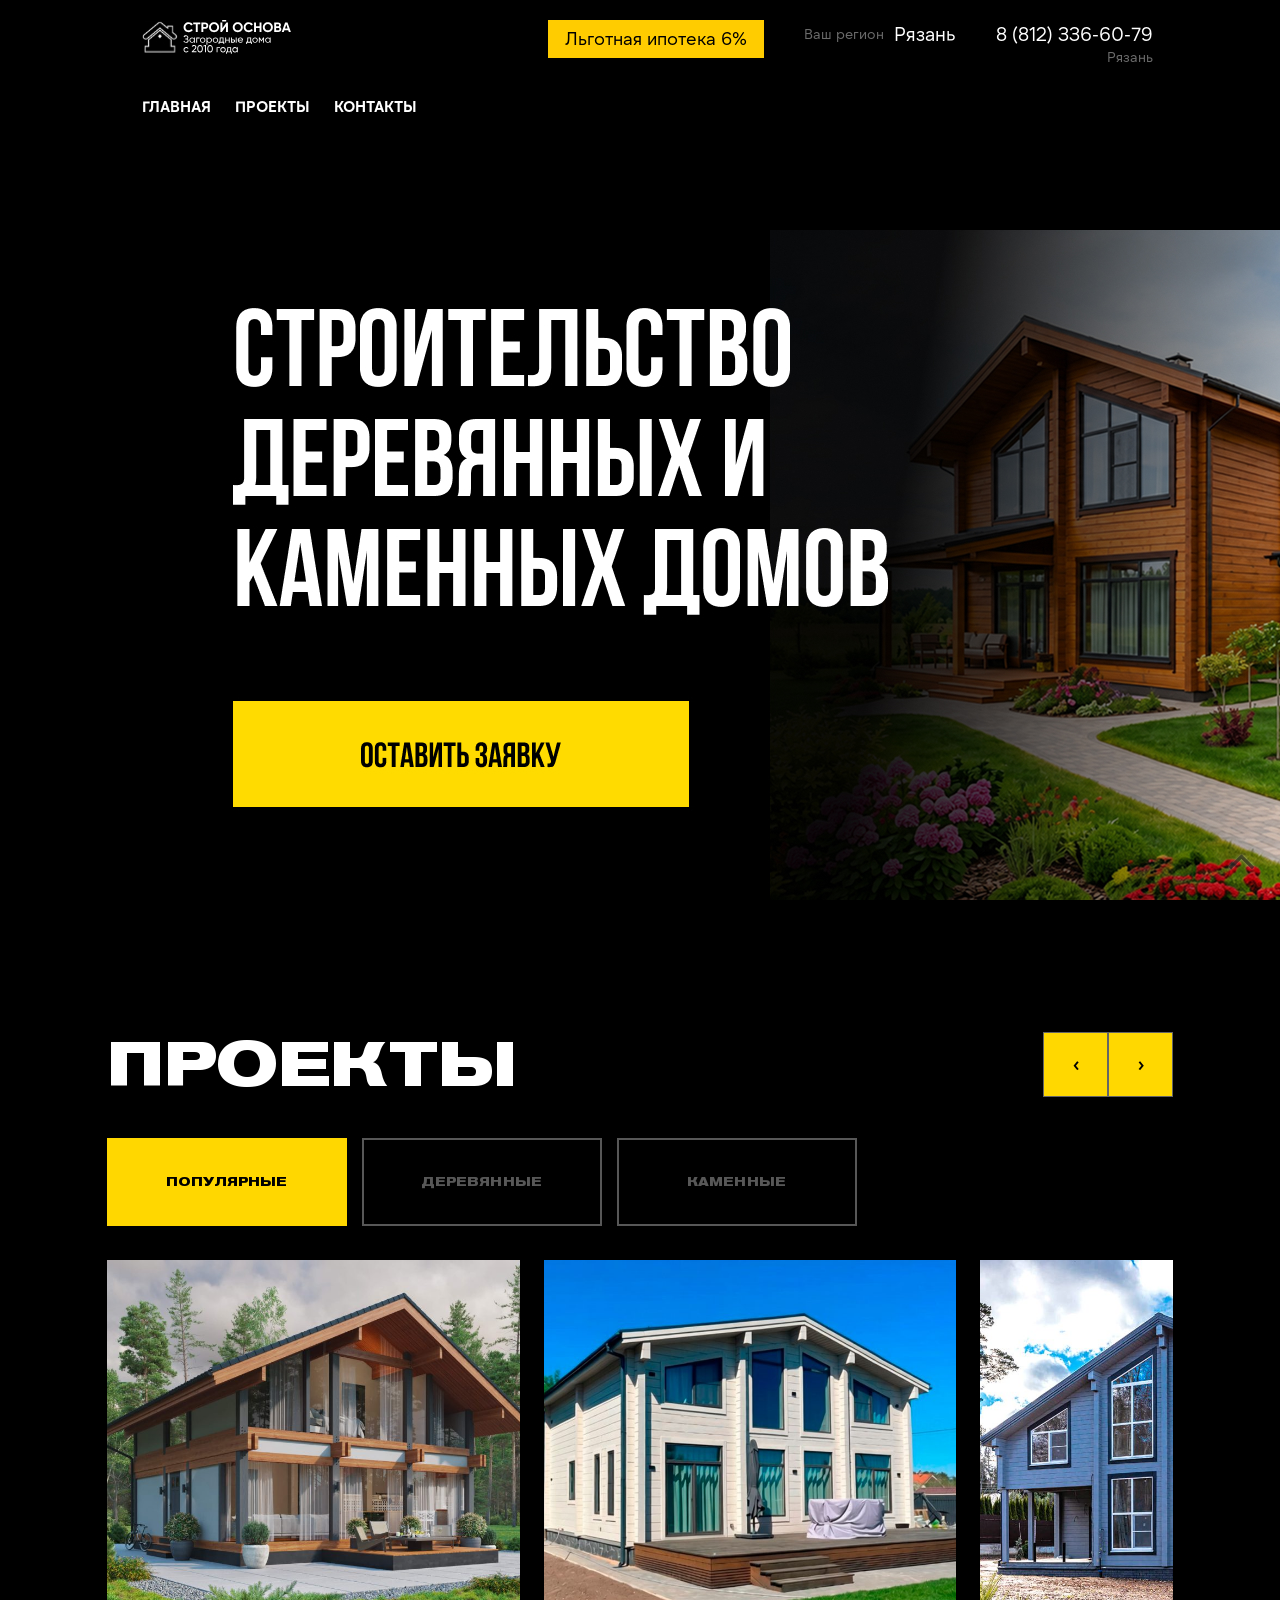
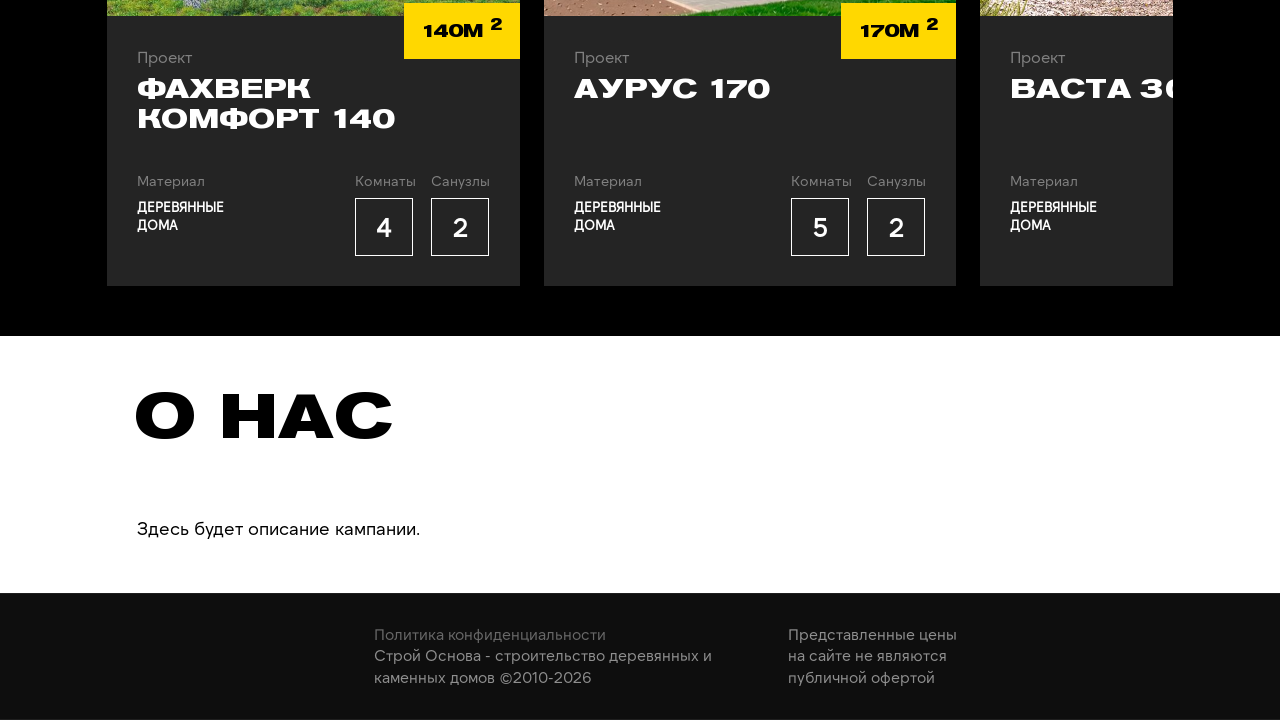
<file: index.html>
<!doctype html>
<html lang="en">
	<head>
		<meta http-equiv="Content-Type" content="text/html; charset=UTF-8" />
		<meta http-equiv="X-UA-Compatible" content="IE=edge" />
		<meta name="viewport" content="width=device-width, initial-scale=1, maximum-scale=1.0, user-scalable=no" />
		<meta property="og:image" content="image/no_image.jpg" />
		<title>АПС - дома из клееного бруса от производителя клееного бруса, строительство деревянных домов под ключ</title>
		<meta name="description" content="Строительство деревянных домов из клееного бруса под ключ от компании АПС ДСК по доступным ценам. Звоните +7 (800) 500-35-76" />
		<meta name="keywords" content="деревянные дома из бруса, дома из клееного бруса, строительство деревянных домов под ключ" />
		<meta http-equiv="Pragma" content="no-cache" />
		<link rel="icon" href="img/favicon.svg" type="image/svg+xml" />
		<link href="fonts/TTNorms-Regular.woff2" rel="preload" as="font" type="font/woff2" crossorigin="" />
		<link href="fonts/TTNorms-Light.woff2" rel="preload" as="font" type="font/woff2" crossorigin="" />
		<link href="fonts/TTNorms-Bold.woff2" rel="preload" as="font" type="font/woff2" crossorigin="" />
		<link href="fonts/AkzidenzGroteskPro-BoldEx.woff2" rel="preload" as="font" type="font/woff2" crossorigin="" />
		<link href="fonts/OpenSans.woff2" rel="preload" as="font" type="font/woff2" crossorigin="" />
		<link href="fonts/fontello.woff2" rel="preload" as="font" type="font/woff2" crossorigin="" />
		<link href="fonts/glyphicons-halflings-regular.woff2" rel="preload" as="font" type="font/woff2" crossorigin="" />
		<link href="css/jquery-ui.min.css" rel="stylesheet" />
		<link href="css/bootstrap.css" rel="stylesheet" />
		<link href="css/owl.carousel.min.css" rel="stylesheet" />
		<link href="css/jquery.fancybox.min.css" rel="stylesheet" />
		<link href="css/slick.min.css" rel="stylesheet" />
		<link href="css/slick-theme.min.css" rel="stylesheet" />
		<link href="css/swiper-bundle.min.css" rel="stylesheet" />
		<link href="css/style1017.css" rel="stylesheet" />
		<link href="css/style1018.css" rel="stylesheet" />

		<!-- HTML5 Shim and Respond.js IE8 support of HTML5 elements and media queries -->
		<!-- WARNING: Respond.js doesn't work if you view the page via file:// -->
		<!--[if lt IE 9]>
			<script src="https://oss.maxcdn.com/libs/html5shiv/3.7.0/html5shiv.js"></script>
			<script src="https://oss.maxcdn.com/libs/respond.js/1.4.2/respond.min.js"></script>
		<![endif]-->

		<style type="text/css">
			span.im-caret {
				-webkit-animation: 1s blink step-end infinite;
				animation: 1s blink step-end infinite;
			}

			@keyframes blink {
				from,
				to {
					border-right-color: black;
				}
				50% {
					border-right-color: transparent;
				}
			}

			@-webkit-keyframes blink {
				from,
				to {
					border-right-color: black;
				}
				50% {
					border-right-color: transparent;
				}
			}

			span.im-static {
				color: grey;
			}

			div.im-colormask {
				display: inline-block;
				border-style: inset;
				border-width: 2px;
				-webkit-appearance: textfield;
				-moz-appearance: textfield;
				appearance: textfield;
			}

			div.im-colormask > input {
				position: absolute;
				display: inline-block;
				background-color: transparent;
				color: transparent;
				-webkit-appearance: caret;
				-moz-appearance: caret;
				appearance: caret;
				border-style: none;
				left: 0; /*calculated*/
			}

			div.im-colormask > input:focus {
				outline: none;
			}

			div.im-colormask > input::-moz-selection {
				background: none;
			}

			div.im-colormask > input::selection {
				background: none;
			}
			div.im-colormask > input::-moz-selection {
				background: none;
			}

			div.im-colormask > div {
				color: black;
				display: inline-block;
				width: 100px; /*calculated*/
			}
		</style>
		<meta name="robots" content="max-image-preview:large" />
		<style id="wp-img-auto-sizes-contain-inline-css">
			img:is([sizes="auto" i], [sizes^="auto," i]) {
				contain-intrinsic-size: 3000px 1500px;
			}
			/*# sourceURL=wp-img-auto-sizes-contain-inline-css */
		</style>

		<style id="global-styles-inline-css">
			:root {
				--wp--preset--aspect-ratio--square: 1;
				--wp--preset--aspect-ratio--4-3: 4/3;
				--wp--preset--aspect-ratio--3-4: 3/4;
				--wp--preset--aspect-ratio--3-2: 3/2;
				--wp--preset--aspect-ratio--2-3: 2/3;
				--wp--preset--aspect-ratio--16-9: 16/9;
				--wp--preset--aspect-ratio--9-16: 9/16;
				--wp--preset--color--black: #000000;
				--wp--preset--color--cyan-bluish-gray: #abb8c3;
				--wp--preset--color--white: #ffffff;
				--wp--preset--color--pale-pink: #f78da7;
				--wp--preset--color--vivid-red: #cf2e2e;
				--wp--preset--color--luminous-vivid-orange: #ff6900;
				--wp--preset--color--luminous-vivid-amber: #fcb900;
				--wp--preset--color--light-green-cyan: #7bdcb5;
				--wp--preset--color--vivid-green-cyan: #00d084;
				--wp--preset--color--pale-cyan-blue: #8ed1fc;
				--wp--preset--color--vivid-cyan-blue: #0693e3;
				--wp--preset--color--vivid-purple: #9b51e0;
				--wp--preset--gradient--vivid-cyan-blue-to-vivid-purple: linear-gradient(135deg, rgb(6, 147, 227) 0%, rgb(155, 81, 224) 100%);
				--wp--preset--gradient--light-green-cyan-to-vivid-green-cyan: linear-gradient(135deg, rgb(122, 220, 180) 0%, rgb(0, 208, 130) 100%);
				--wp--preset--gradient--luminous-vivid-amber-to-luminous-vivid-orange: linear-gradient(135deg, rgb(252, 185, 0) 0%, rgb(255, 105, 0) 100%);
				--wp--preset--gradient--luminous-vivid-orange-to-vivid-red: linear-gradient(135deg, rgb(255, 105, 0) 0%, rgb(207, 46, 46) 100%);
				--wp--preset--gradient--very-light-gray-to-cyan-bluish-gray: linear-gradient(135deg, rgb(238, 238, 238) 0%, rgb(169, 184, 195) 100%);
				--wp--preset--gradient--cool-to-warm-spectrum: linear-gradient(
					135deg,
					rgb(74, 234, 220) 0%,
					rgb(151, 120, 209) 20%,
					rgb(207, 42, 186) 40%,
					rgb(238, 44, 130) 60%,
					rgb(251, 105, 98) 80%,
					rgb(254, 248, 76) 100%
				);
				--wp--preset--gradient--blush-light-purple: linear-gradient(135deg, rgb(255, 206, 236) 0%, rgb(152, 150, 240) 100%);
				--wp--preset--gradient--blush-bordeaux: linear-gradient(135deg, rgb(254, 205, 165) 0%, rgb(254, 45, 45) 50%, rgb(107, 0, 62) 100%);
				--wp--preset--gradient--luminous-dusk: linear-gradient(135deg, rgb(255, 203, 112) 0%, rgb(199, 81, 192) 50%, rgb(65, 88, 208) 100%);
				--wp--preset--gradient--pale-ocean: linear-gradient(135deg, rgb(255, 245, 203) 0%, rgb(182, 227, 212) 50%, rgb(51, 167, 181) 100%);
				--wp--preset--gradient--electric-grass: linear-gradient(135deg, rgb(202, 248, 128) 0%, rgb(113, 206, 126) 100%);
				--wp--preset--gradient--midnight: linear-gradient(135deg, rgb(2, 3, 129) 0%, rgb(40, 116, 252) 100%);
				--wp--preset--font-size--small: 13px;
				--wp--preset--font-size--medium: 20px;
				--wp--preset--font-size--large: 36px;
				--wp--preset--font-size--x-large: 42px;
				--wp--preset--spacing--20: 0.44rem;
				--wp--preset--spacing--30: 0.67rem;
				--wp--preset--spacing--40: 1rem;
				--wp--preset--spacing--50: 1.5rem;
				--wp--preset--spacing--60: 2.25rem;
				--wp--preset--spacing--70: 3.38rem;
				--wp--preset--spacing--80: 5.06rem;
				--wp--preset--shadow--natural: 6px 6px 9px rgba(0, 0, 0, 0.2);
				--wp--preset--shadow--deep: 12px 12px 50px rgba(0, 0, 0, 0.4);
				--wp--preset--shadow--sharp: 6px 6px 0px rgba(0, 0, 0, 0.2);
				--wp--preset--shadow--outlined: 6px 6px 0px -3px rgb(255, 255, 255), 6px 6px rgb(0, 0, 0);
				--wp--preset--shadow--crisp: 6px 6px 0px rgb(0, 0, 0);
			}
			:where(body) {
				margin: 0;
			}
			:where(.is-layout-flex) {
				gap: 0.5em;
			}
			:where(.is-layout-grid) {
				gap: 0.5em;
			}
			body .is-layout-flex {
				display: flex;
			}
			.is-layout-flex {
				flex-wrap: wrap;
				align-items: center;
			}
			.is-layout-flex > :is(*, div) {
				margin: 0;
			}
			body .is-layout-grid {
				display: grid;
			}
			.is-layout-grid > :is(*, div) {
				margin: 0;
			}
			body {
				padding-top: 0px;
				padding-right: 0px;
				padding-bottom: 0px;
				padding-left: 0px;
			}
			:root :where(.wp-element-button, .wp-block-button__link) {
				background-color: #32373c;
				border-width: 0;
				color: #fff;
				font-family: inherit;
				font-size: inherit;
				font-style: inherit;
				font-weight: inherit;
				letter-spacing: inherit;
				line-height: inherit;
				padding-top: calc(0.667em + 2px);
				padding-right: calc(1.333em + 2px);
				padding-bottom: calc(0.667em + 2px);
				padding-left: calc(1.333em + 2px);
				text-decoration: none;
				text-transform: inherit;
			}
			.has-black-color {
				color: var(--wp--preset--color--black) !important;
			}
			.has-cyan-bluish-gray-color {
				color: var(--wp--preset--color--cyan-bluish-gray) !important;
			}
			.has-white-color {
				color: var(--wp--preset--color--white) !important;
			}
			.has-pale-pink-color {
				color: var(--wp--preset--color--pale-pink) !important;
			}
			.has-vivid-red-color {
				color: var(--wp--preset--color--vivid-red) !important;
			}
			.has-luminous-vivid-orange-color {
				color: var(--wp--preset--color--luminous-vivid-orange) !important;
			}
			.has-luminous-vivid-amber-color {
				color: var(--wp--preset--color--luminous-vivid-amber) !important;
			}
			.has-light-green-cyan-color {
				color: var(--wp--preset--color--light-green-cyan) !important;
			}
			.has-vivid-green-cyan-color {
				color: var(--wp--preset--color--vivid-green-cyan) !important;
			}
			.has-pale-cyan-blue-color {
				color: var(--wp--preset--color--pale-cyan-blue) !important;
			}
			.has-vivid-cyan-blue-color {
				color: var(--wp--preset--color--vivid-cyan-blue) !important;
			}
			.has-vivid-purple-color {
				color: var(--wp--preset--color--vivid-purple) !important;
			}
			.has-black-background-color {
				background-color: var(--wp--preset--color--black) !important;
			}
			.has-cyan-bluish-gray-background-color {
				background-color: var(--wp--preset--color--cyan-bluish-gray) !important;
			}
			.has-white-background-color {
				background-color: var(--wp--preset--color--white) !important;
			}
			.has-pale-pink-background-color {
				background-color: var(--wp--preset--color--pale-pink) !important;
			}
			.has-vivid-red-background-color {
				background-color: var(--wp--preset--color--vivid-red) !important;
			}
			.has-luminous-vivid-orange-background-color {
				background-color: var(--wp--preset--color--luminous-vivid-orange) !important;
			}
			.has-luminous-vivid-amber-background-color {
				background-color: var(--wp--preset--color--luminous-vivid-amber) !important;
			}
			.has-light-green-cyan-background-color {
				background-color: var(--wp--preset--color--light-green-cyan) !important;
			}
			.has-vivid-green-cyan-background-color {
				background-color: var(--wp--preset--color--vivid-green-cyan) !important;
			}
			.has-pale-cyan-blue-background-color {
				background-color: var(--wp--preset--color--pale-cyan-blue) !important;
			}
			.has-vivid-cyan-blue-background-color {
				background-color: var(--wp--preset--color--vivid-cyan-blue) !important;
			}
			.has-vivid-purple-background-color {
				background-color: var(--wp--preset--color--vivid-purple) !important;
			}
			.has-black-border-color {
				border-color: var(--wp--preset--color--black) !important;
			}
			.has-cyan-bluish-gray-border-color {
				border-color: var(--wp--preset--color--cyan-bluish-gray) !important;
			}
			.has-white-border-color {
				border-color: var(--wp--preset--color--white) !important;
			}
			.has-pale-pink-border-color {
				border-color: var(--wp--preset--color--pale-pink) !important;
			}
			.has-vivid-red-border-color {
				border-color: var(--wp--preset--color--vivid-red) !important;
			}
			.has-luminous-vivid-orange-border-color {
				border-color: var(--wp--preset--color--luminous-vivid-orange) !important;
			}
			.has-luminous-vivid-amber-border-color {
				border-color: var(--wp--preset--color--luminous-vivid-amber) !important;
			}
			.has-light-green-cyan-border-color {
				border-color: var(--wp--preset--color--light-green-cyan) !important;
			}
			.has-vivid-green-cyan-border-color {
				border-color: var(--wp--preset--color--vivid-green-cyan) !important;
			}
			.has-pale-cyan-blue-border-color {
				border-color: var(--wp--preset--color--pale-cyan-blue) !important;
			}
			.has-vivid-cyan-blue-border-color {
				border-color: var(--wp--preset--color--vivid-cyan-blue) !important;
			}
			.has-vivid-purple-border-color {
				border-color: var(--wp--preset--color--vivid-purple) !important;
			}
			.has-vivid-cyan-blue-to-vivid-purple-gradient-background {
				background: var(--wp--preset--gradient--vivid-cyan-blue-to-vivid-purple) !important;
			}
			.has-light-green-cyan-to-vivid-green-cyan-gradient-background {
				background: var(--wp--preset--gradient--light-green-cyan-to-vivid-green-cyan) !important;
			}
			.has-luminous-vivid-amber-to-luminous-vivid-orange-gradient-background {
				background: var(--wp--preset--gradient--luminous-vivid-amber-to-luminous-vivid-orange) !important;
			}
			.has-luminous-vivid-orange-to-vivid-red-gradient-background {
				background: var(--wp--preset--gradient--luminous-vivid-orange-to-vivid-red) !important;
			}
			.has-very-light-gray-to-cyan-bluish-gray-gradient-background {
				background: var(--wp--preset--gradient--very-light-gray-to-cyan-bluish-gray) !important;
			}
			.has-cool-to-warm-spectrum-gradient-background {
				background: var(--wp--preset--gradient--cool-to-warm-spectrum) !important;
			}
			.has-blush-light-purple-gradient-background {
				background: var(--wp--preset--gradient--blush-light-purple) !important;
			}
			.has-blush-bordeaux-gradient-background {
				background: var(--wp--preset--gradient--blush-bordeaux) !important;
			}
			.has-luminous-dusk-gradient-background {
				background: var(--wp--preset--gradient--luminous-dusk) !important;
			}
			.has-pale-ocean-gradient-background {
				background: var(--wp--preset--gradient--pale-ocean) !important;
			}
			.has-electric-grass-gradient-background {
				background: var(--wp--preset--gradient--electric-grass) !important;
			}
			.has-midnight-gradient-background {
				background: var(--wp--preset--gradient--midnight) !important;
			}
			.has-small-font-size {
				font-size: var(--wp--preset--font-size--small) !important;
			}
			.has-medium-font-size {
				font-size: var(--wp--preset--font-size--medium) !important;
			}
			.has-large-font-size {
				font-size: var(--wp--preset--font-size--large) !important;
			}
			.has-x-large-font-size {
				font-size: var(--wp--preset--font-size--x-large) !important;
			}
			/*# sourceURL=global-styles-inline-css */
		</style>
	</head>
	<body class="">
		<script src="js/jquery.min.js"></script>

		<div class="wrap_body" style="opacity: 1">
			<header class="block_black">
				<div class="header-fixed do">
					<div class="header-fixed-logo">
						<a href="index.html">
							<div class="logo-el">
								<img src="img/logo.svg" title="APS-DSK" alt="APS-DSK" />
							</div>
						</a>
					</div>
					<div class="container">
						<div class="row">
							<div class="header-fixed-logo">
								<a href="index.html">
									<div class="logo-el">
										<img src="img/logo.svg" title="APS-DSK" alt="APS-DSK" />
									</div>
									<div class="logo-el">
										<img src="img/logo.svg" title="APS-DSK" alt="APS-DSK" />
									</div>
								</a>
							</div>
							<div class="header-fixed-content">
								<div class="header-fixed-contacts">
									<div class="header-fixed-content-col col-credit">
										<a class="btn-credit" href="/stroitelstvo_doma/dom-v-kredit.html">Льготная ипотека 6%</a>
									</div>
									<div class="header-fixed-content-col">
										<div class="wrap_gorod">
											<div class="phone gorod select_gorod bold">Рязань</div>
											<div class="text small">Ваш регион</div>
											<div id="regionConfirmPopup" class="block_white popup">
												<p class="regionConfirmSuppose">
													Ваш регион
													<span>Москва</span>
													?
												</p>
												<input type="button" id="rightRegion" class="btn" value="Да" onclick="$(&#39;#regionConfirmPopup&#39;).hide();" />
												<input type="button" id="wrongRegion" class="btn" value="Нет" onclick="getGeoCity();$(&#39;#regionConfirmPopup&#39;).hide();" />
											</div>
										</div>
										<div id="" class="mainPhone phone bold"><a class="mgo-msk" href="tel:+74951595316">8 (495) 159-53-16</a></div>
										<style>
											.wrap_gorod {
												display: flex;
												flex-direction: row-reverse;
												justify-content: flex-start;
												align-items: center;
											}

											.select_gorod {
												margin-left: 10px;
											}

											@media (min-width: 768px) {
												.wrap_gorod ~ .mainPhone {
													display: none;
												}
											}
										</style>
									</div>
									<!--div class="header-fixed-content-col">
                                <div id="" class="mainPhone phone bold"><a class="mgo-msk" href="tel:+74951595316">8 (495) 565-30-55</a></div>
                                <div class="text small" id="phone_region">В вашем регионе</div>
                                </div-->
									<div class="header-fixed-content-col">
										<div class="phone bold">
											<a class="mgo-spb" href="tel:88123366079">8 (812) 336-60-79</a>
										</div>
										<div class="text small">Рязань</div>
									</div>
								</div>
							</div>
						</div>
						<div class="row">
							<div class="header-fixed-menu">
								<ul class="topmenu">
									<li><a href="index.html">Главная</a></li>
									<li id="proj" class="child">
										<a href="archive.html">Проекты</a>
										<ul style="opacity: 0; visibility: hidden">
											<li><a href="archive.html">Все проекты</a></li>
											<li><a href="archive.html">Деревянные дома</a></li>
											<li><a href="archive.html">Каменные дома</a></li>
										</ul>
									</li>
									<li><a href="archive.html">Контакты</a></li>
									<li class="helper"></li>
								</ul>
								<div class="dropmenu">
									<span class="line"></span>
									<span class="line"></span>
									<span class="line"></span>
								</div>
								<!-- Поиск -->
								<!--div id="search">
                                <div class="button-search glyphicon glyphicon-search"></div>
                                <input type="text" name="filter_name" value="" onclick="this.value = &#39;&#39;;" onkeydown="this.style.color = &#39;#fff&#39;;" class="ui-autocomplete-input" autocomplete="off">
                                <div id="search_response" style="display:none;"></div>
                            </div-->
								<div class="search-spacer"></div>
								<div class="phoneCatalogMobile">
									<a class="mgo-msk" href="tel:+74951595316">8 (495) 159-53-16</a>
								</div>
								<a class="btn-credit" href="/stroitelstvo_doma/dom-v-kredit.html">Льготная ипотека 6%</a>
							</div>
						</div>
					</div>
					<div class="header-fixed-contacts header-fixed-contacts--mobile">
						<div class="header-fixed-content-col">
							<div class="wrap_gorod">
								<div class="phone gorod select_gorod bold">Рязань</div>
								<div class="text small">Ваш регион</div>
								<div id="regionConfirmPopup" class="block_white popup">
									<p class="regionConfirmSuppose">
										Ваш регион
										<span>Рязань</span>
										?
									</p>
									<input type="button" id="rightRegion" class="btn" value="Да" onclick="$(&#39;#regionConfirmPopup&#39;).hide();" />
									<input type="button" id="wrongRegion" class="btn" value="Нет" onclick="getGeoCity();$(&#39;#regionConfirmPopup&#39;).hide();" />
								</div>
							</div>
							<div id="" class="mainPhone phone bold"><a class="mgo-msk" href="tel:+74951595316">8 (495) 159-53-16</a></div>
							<style>
								.wrap_gorod {
									display: flex;
									flex-direction: row-reverse;
									justify-content: flex-start;
									align-items: center;
								}

								.select_gorod {
									margin-left: 10px;
								}

								@media (min-width: 768px) {
									.wrap_gorod ~ .mainPhone {
										display: none;
									}
								}
							</style>
						</div>
						<div class="header-fixed-content-col">
							<div class="phone bold"><a href="tel:88123366079">8 (812) 336-60-79</a></div>
							<div class="text small">Рязань</div>
						</div>
					</div>
				</div>

				<div id="block_header_top">
					<div id="banner_landing_htest" data-interval="0" data-ride="carousel" class="mobile-status-0 carousel slide type_navi_1">
						<!--div class="wrap_nav">
                            <div class="wrap-carousel-control">
                                <!-- Элементы управления --
                                <a class="left carousel-control btn btn-ico  btn-default" href="#banner_landing_htest" role="button" data-slide="prev">
                                    <span class="glyphicon glyphicon-triangle-left" aria-hidden="true"></span>
                                    <span class="sr-only">Предыдущий</span>
                                </a>
                                <a class="right carousel-control btn btn-ico  btn-default" href="#banner_landing_htest" role="button" data-slide="next">
                                    <span class="glyphicon glyphicon-triangle-right" aria-hidden="true"></span>
                                    <span class="sr-only">Следующий</span>
                                </a>
                            </div>
                        </div-->
						<div class="carousel-inner">
							<div class="item active">
								<!--div class="carousel-text">
                                    <div class="container">
                                        <div class="row">
                                            <div class="col-xs-12">
                                                <div class="wrap_text">
                                                    <div class="text">
                                                        <p>Открытый показ домов в КП "Крекшино Вайт Вилладж", ждем Вас в любой день с 10 до 19 часов!</p>
                                                    </div>
                                                    <div class="buttons">
                                                        <div class="btn btn-white btn-fixed-width">
                                                            <a href="/pokaz-domov-v-kp-kryokshino.html">Подробнее</a>
                                                        </div>
                                                    </div>
                                                </div>
                                            </div>
                                        </div>
                                    </div>
                                </div-->
								<a href="/pokaz-domov-v-kp-kryokshino.html" class="slider_banner_link mobile">
									<picture>
										<source media="(max-width: 767px)" srcset="img/400x536-3.jpg" />
										<img title='Открытый показ домов в КП "Крекшино Вайт Вилладж", ждем Вас в любой день с 10 до 19 часов!' src="img/2000x670-3.jpg" />
									</picture>
								</a>
							</div>
							<!--div class="item ">
                                    <div class="carousel-text">
                                        <div class="container">
                                            <div class="row">
                                                <div class="col-xs-12">
                                                                                            <div class="wrap_text">
                                                        <div class="text"></div>
                                                                                                        <div class="buttons">
                                                                <div class="btn btn-white btn-fixed-width"><a href="/proizvodstvobrusa/kleeniy_brus.html">Смотреть</a></div>
                                                            </div>
                                                                                                </div>
                                                </div>
                                            </div>
                                        </div>
                                    </div>

                                    <a href="/proizvodstvobrusa/kleeniy_brus.html" class="slider_banner_link mobile"><img title="" src="img/desc.jpg"></a>
                            </div>
                            <div class="item ">
                                    <div class="carousel-text">
                                        <div class="container">
                                            <div class="row">
                                                <div class="col-xs-12">
                                                                                            <div class="wrap_text">
                                                        <div class="text"><p>
                Расcрочка на строительство дома - 0%</p>
            </div>
                                                                                                        <div class="buttons">
                                                                <div class="btn btn-white btn-fixed-width"><a href="/fall_project/">подробнее</a></div>
                                                            </div>
                                                                                                </div>
                                                </div>
                                            </div>
                                        </div>
                                    </div>

                                    <a href="/fall_project/" class="slider_banner_link mobile"><img title="Расcрочка на строительство дома - 0%" src="img/desctop2.jpg"></a>
                            </div>
                            <div class="item ">
                                    <div class="carousel-text">
                                        <div class="container">
                                            <div class="row">
                                                <div class="col-xs-12">
                                                                                            <div class="wrap_text">
                                                        <div class="text"><p>
                Ипотека 6% с первоначальным взносом 20%</p>
            </div>
                                                                                                        <div class="buttons">
                                                                <div class="btn btn-white btn-fixed-width"><a href="/fall_project/">Выбрать дом</a></div>
                                                            </div>
                                                                                                </div>
                                                </div>
                                            </div>
                                        </div>
                                    </div>

                                    <a href="/fall_project/" class="slider_banner_link mobile"><img title="Ипотека 6% с первоначальным взносом 20%" src="img/desctop-1.jpg"></a>
                            </div-->
						</div>
					</div>
				</div>
			</header>

			<div class="information landing landing_42">
				<div class="head_page block_transparent mcc m_w" style="padding-bottom: 0">
					<div class="container">
						<div class="row">
							<style>
								header.header_absolute {
									position: relative;
								}

								.information {
									margin-top: 0px;
								}
								.head_page.block_transparent.mcc.m_w {
									display: none;
								}
								.pro_t_s.sp-slide.sp-selected .info_pos h3 {
									max-width: 300px;
								}
								.head_carousel.col-xs-12 .col-xs-12.col-xm-6.col-xm-push-6.col-md-7.col-md-push-5.h1.text-left.text-uppercase {
									padding: 0px;
									padding-top: 14px;
								}
								.sp-thumbnail-container {
									cursor: pointer;
								}

								.finhome > .container {
									width: 100%;
									max-width: 1920px;
									padding-bottom: 0;
									padding-top: 0;
								}
								.slider_banner_link.desktop {
									opacity: 0;
								}
								.h1.text-uppercase {
									font-size: 62px;
								}
								.type_navi_0 .carousel-indicators li.active {
									border-top: 4px solid;
									border-color: #ffd800;
								}
								.type_navi_0 .wrap-carousel-control .btn {
									background: #ffd800;
									color: #fff;
									border-color: #ffd800;
								}
								.wrap-carousel-indicators .container {
									width: 100%;
								}
								#slider_main_company {
									background-position: center center !important;
									background-size: 155% !important;
								}
								.type_navi_0 .carousel-indicators li + li {
									margin-left: 60px;
								}
								.type_navi_0 .wrap-carousel-indicators .container .row {
									width: 41%;
								}
								.type_navi_0 .wrap-carousel-control {
									left: 44%;
								}
								.type_navi_0 .item div.wrap_text {
									padding-top: 160px;
								}
								.type_navi_0 .record {
									width: 41%;
									padding-top: 0;
									left: 40px;
								}
								.type_navi_0 .record:before {
									display: none;
								}
								.record .btn-yellow {
									padding: 20px 80px;
									display: block;
									max-width: 285px;
									text-align: center;
									margin-top: 40px;
									text-decoration: none;
								}
								.news {
									width: 40%;
									height: fit-content;
									background: transparent;
								}
								.four_news {
									display: flex;
									flex-wrap: wrap;
									justify-content: space-between;
								}
								.kvadr {
									width: 49%;
									margin-bottom: 1%;
									padding: 42px;
								}
								.kvadr.black {
									background: #1b1b1b;
								}
								.kvadr.yellow {
									background: #ffd800;
									cursor: pointer;
								}
								.kvadr.yellow * {
									color: #000;
								}
								.kvadr.yellow h3 {
									margin-top: 0;
									font-size: 26px;
								}
								.kvadr.yellow p {
									font-size: 14px;
									line-height: 18px;
								}
								.bigtext span {
									font-size: 64px;
									line-height: 72px;
									font-family: "AkzidenzGrotesk";
								}
								.bigtext {
									font-family: "AkzidenzGrotesk";
									text-transform: uppercase;
									text-align: right;
									padding-right: 15%;
								}
								.kvadr.black svg {
									display: block;
									margin-bottom: 21px;
								}
								.kvadr.black p {
									font-size: 18px;
									margin-bottom: 26px;
									line-height: 20px;
								}
								.type_navi_0.carousel.bg {
									height: 824px;
								}
								.preim_main_content .b_description_about {
									background: none;
								}
								.preim_main_content .b_description_about .el {
									background: #393939;
									border-radius: 0;
									border: none;
								}
								.preim_main {
									background-size: cover;
								}
								.preim_main_content .b_description_about .el:nth-child(5) {
									width: 197px;
									height: 197px;
									left: 59px;
									bottom: 80px;
								}
								.preim_main_content .b_description_about .el:nth-child(4) {
									width: 221px;
									height: 221px;
									left: 310px;
									bottom: 0px;
								}
								.preim_main_content .b_description_about .el:nth-child(1) {
									width: 179px;
									height: 179px;
									left: 177px;
									top: 98px;
								}
								.preim_main_content .b_description_about .el:nth-child(2) {
									width: 221px;
									height: 221px;
									left: 427px;
									top: 3px;
								}
								.preim_main_content .b_description_about .el:nth-child(6) {
									width: 170px;
									height: 170px;
									left: 595px;
									bottom: 110px;
								}
								.preim_main_content .b_description_about .el:nth-child(3) {
									width: 170px;
									height: 170px;
									right: 215px;
									top: 97px;
								}
								.preim_main_content .b_description_about .el:nth-child(7) {
									width: 207px;
									height: 207px;
									right: 10%;
									bottom: 50px;
								}
								.btn.btn-padding-fixed {
									background: #ffd800;
									border-color: #ffd800;
								}
								.ful_d_right .close {
									left: auto;
									right: 29px;
									top: 29px;
									border: 1px solid #fff;
									width: 47px;
									height: 47px;
									display: flex;
									justify-content: center;
									align-items: center;
									flex-wrap: wrap;
									flex-direction: row;
								}
								.ful_d_right.block_black.col-md-5 {
									padding: 0;
								}
								.ful_d_right .el {
									padding: 90px;
								}
								.glyphicon-remove:before {
									font-size: 20px;
									position: relative;
									top: 13px;
								}
								.preim_main_content .b_description_about .el:nth-child(2) .subtitle {
									font: 900 16px "AkzidenzGrotesk";
								}
								.preim_main_content .b_description_about .el .text {
									font-size: 14px;
									line-height: 18px;
								}
								.preim_main_content .b_description_about .el .title {
									font-size: 40px !important;
									line-height: 36px !important;
								}
								.preim_main_content .b_description_about .el:nth-child(3) .title.big {
									font-size: 60px !important;
									line-height: 50px !important;
									margin-left: -4px;
								}
								.preim_main_content .b_description_about .el .title span {
									font-size: 14px !important;
									font-weight: 300 !important;
									font-family: Arial !important;
									text-transform: none;
									position: relative;
									top: -20px;
									margin-left: -11px;
								}
								.preim_main_content .b_description_about .el:nth-child(2) .title {
									font-size: 76px !important;
									line-height: 1 !important;
								}
								.el.el_stoy.active {
									background: #ffd800;
								}
								.el.el_stoy:hover {
									cursor: pointer;
									background: #ffd800;
								}
								.el.el_stoy:hover * {
									color: #000;
								}
								.el.el_stoy.active * {
									color: #000;
								}
								.preim_main_content.row {
									display: flex;
									flex-wrap: nowrap;
									flex-direction: row;
								}
								.preim_main_content .d_left {
									width: 20%;
									top: -300px;
								}
								.preim_main_content .b_description_about {
									width: 80%;
								}
								.preim_main .d_left .el {
									position: initial;
								}
								.preim_main .d_left .el:after {
									display: none;
								}
								.preim_main .d_left .el {
									font-size: 18px;
									font-weight: 300;
									font-family: "NTSomic";
									text-transform: none;
									line-height: 24px;
									display: flex;
									flex-wrap: wrap;
									gap: 28px;
									justify-content: start;
									flex-direction: row;
								}
								.icoas {
									width: 57px;
									display: flex;
									justify-content: center;
								}
								.preim_main_content .d_left h3 {
									text-transform: uppercase;
									font-size: 22px;
									text-align: right;
									line-height: 28px;
									margin-bottom: 70px;
									display: flex;
									gap: 20px;
									align-items: center;
								}
								.preim_main_content .d_left h3 .svgstr {
									padding: 24px 23px;
									background: #ffd800;
									display: flex;
									justify-content: center;
									align-items: center;
								}
								.sp-left-thumbnails.sp-has-pointer .sp-selected-thumbnail:before,
								.sp-left-thumbnails.sp-has-pointer .sp-selected-thumbnail:after {
									display: none;
								}
								.sp-thumbnail-container {
									background: #343434;
									height: 30% !important;
								}
								.sp-thumbnail-container.sp-selected-thumbnail {
									background: #ffd800;
									height: 40% !important;
								}
								.sp-thumbnail-container {
								}
								.sp-thumbnail-container.sp-selected-thumbnail svg path {
									fill: #000;
								}
								.sp-thumbnail-container.sp-selected-thumbnail h3,
								.sp-thumbnail-container.sp-selected-thumbnail p {
									color: #000;
								}
								.sp-thumbnail-container p {
									display: none;
								}
								.sp-thumbnail-container.sp-selected-thumbnail p {
									display: block;
									font-size: 19px;
									line-height: 24px;
								}
								.sp-left-thumbnails.sp-has-pointer .sp-thumbnail {
									position: relative !important;
									left: 0 !important;
								}
								.sp-thumbnail-container {
									display: flex !important;
									align-items: center;
									padding-left: 60px;
								}
								.sp-thumbnail-container h3 {
									font-size: 23px !important;
								}
								.sp-left-thumbnails {
									margin-right: 3px !important;
								}
								.pro_t_s.sp-slide {
									max-width: 100%;
								}
								.pro_backs {
									background-size: cover;
									height: 100%;
									padding: 100px 85px;
								}
								.sp-arrow:before,
								.sp-arrow:after {
									display: none;
								}
								.sp-arrow.sp-next-arrow {
									background: #000 url(img/right-s.svg);
									background-repeat: no-repeat;
									background-position: center;
									transform: rotate(0deg);
									width: 59px;
									height: 59px;
								}
								.sp-arrow.sp-previous-arrow {
									background: #000 url(img/left-s.svg);
									background-repeat: no-repeat;
									background-position: center;
									width: 59px;
									height: 59px;
								}
								.sp-horizontal .sp-arrows {
									width: 159px !important;
									left: -80px !important;
									top: 25% !important;
									margin-top: -15px !important;
									z-index: 9;
								}
								.sp-slides-container .sp-fade-arrows {
									opacity: 1 !important;
								}
								.block_black.pro_bl {
									padding-bottom: 140px;
									padding-top: 80px;
								}
								.gray_text {
									color: #9f9f9f;
									font-size: 18px;
								}
								.pro_backs h2 {
									font-size: 55px;
									line-height: 62px;
									text-transform: uppercase;
									margin-bottom: 50px;
								}
								.pro_backs p {
									max-width: 440px;
									font-size: 18px;
								}
								.pro_backs a {
									display: block;
									margin-top: 50px;
								}
								.pro_backs.bot_abs {
									position: relative;
								}
								.vn_abs {
									position: absolute;
									bottom: 40px;
									width: 85%;
								}
								a.link_aero {
									background: #ffd800;
									position: absolute;
									right: 0;
									bottom: 20px;
									width: 138px;
									height: 138px;
									display: flex;
									justify-content: center;
									align-items: center;
								}
								.f_t_img {
									display: flex;
									gap: 3px;
									margin-top: 3px;
								}
								.info_pos img {
									max-width: 308px;
									margin-bottom: 45px;
								}
								.info_pos p {
									max-width: 300px;
									font-size: 18px;
									line-height: 24px;
									margin-bottom: 50px;
								}
								.btn-yellow.opis_owl {
									background: #ffd800;
									width: 308px;
									border-color: #ffd800;
								}
								.btn-yellow.opis_owl:hover {
									background: transparent;
								}
								.sp-owl .owl-next span {
									background: #000 url(img/right-s.svg);
									background-repeat: no-repeat;
									background-position: center;
									transform: rotate(0deg);
									width: 59px;
									height: 59px;
									display: block;
									font-size: 0;
								}
								.sp-owl .owl-prev span {
									background: #000 url(img/left-s.svg);
									background-repeat: no-repeat;
									background-position: center;
									width: 59px;
									height: 59px;
									display: block;
									font-size: 0;
								}
								.pro_t_s.sp-slide.sp-owl.owl-carousel {
									margin-top: 0px;
								}
								.sp-owl.owl-carousel button.owl-dot {
									background: #9b9b9b !important;
									width: 28px;
									height: 4px;
									display: block;
									border-radius: 20px;
								}
								.sp-owl.owl-carousel button.owl-dot.active {
									background: #fff !important;
								}
								.ful_d_right.block_black.col-md-5 p {
									font-size: 16px;
								}
								.ful_d_right.block_black.col-md-5 .el {
									font-size: 16px;
								}
								.ful_d_right.block_black.col-md-5 .btn {
									background: #ffd800;
									border: #ffd800;
									text-transform: lowercase;
									max-width: 308px;
									width: 100%;
								}
								.ful_d_right.block_black.col-md-5 {
									right: 20%;
									width: 32%;
									min-height: 640px;
									top: 18%;
								}
								.flex_rec {
									display: flex;
									gap: 30px;
									align-items: center;
								}
								.type_navi_0 .item div.wrap_text .text p {
									line-height: 1.3rem;
									margin-bottom: 20px;
								}
								@media (min-width: 768px) {
									.information .head_page {
										padding-top: 140px;
									}
								}
								@media (min-width: 1500px) {
									.information .head_page {
										min-height: 800px;
									}
									.type_navi_0 .item div.wrap_text {
										width: 49%;
									}
								}
								.row.product_module .owl-nav {
									display: none;
								}
								.flex_ic_pr svg {
									min-width: 43px;
									margin-top: 3px;
									margin-right: 6px;
								}
								.el_ico.material {
									min-width: 150px;
								}
								@media (max-width: 880px) {
									.wrap_body {
										padding-top: 200px;
									}
								}
								@media (max-width: 340px) {
									.wrap_body {
										padding-top: 260px;
									}
								}
								.kvadr.yellow.podrobnee a {
									display: block;
									width: 100%;
									text-align: center;
									font-family: "AkzidenzGrotesk";
									text-transform: uppercase;
									text-decoration: none;
								}
								.kvadr.yellow.podrobnee {
									display: flex;
									justify-content: center;
									align-items: center;
									gap: 0px;
									flex-wrap: wrap;
								}
								.kvadr.yellow.podrobnee a svg {
									min-width: 40px;
									min-height: 40px;
									margin-bottom: 50px;
									margin-top: 50px;
								}
								.pro_t_s.sp-slide {
									display: none;
								}
								.pro_t_slides {
									display: flex;
									flex-wrap: wrap;
									max-width: 458px;
								}
								.pro_t_s.sp-slide.sp-owl.owl-carousel .owl-item {
									opacity: 0;
									transition: 0.5s;
								}
								.pro_t_s.sp-slide.sp-owl.owl-carousel .owl-item.active {
									opacity: 1;
									transition: 0.5s;
								}
								.dismob {
									display: none;
								}
								.pro_t_photos > img,
								.pro_t_photos > .f_t_img {
									height: 50%;
								}
								@media (max-width: 768px) {
									.dismob {
										display: block;
									}
									.disno {
										display: none;
									}
									#slider_main_company {
										background-size: 0 !important;
										background: transparent;
									}
									.block_black.mcc.m_b.slonhome {
										background: url(img/slonen.jpg) !important;
										background-size: 190% !important;
										background-repeat: no-repeat !important;
										background-position: -93px -20px !important;
									}

									.pro_t_slides .owl-item {
										max-width: 110vw;
									}
									.kvadr.yellow.podrobnee a {
										font-size: 14px;
									}
									.type_navi_0 .wrap-carousel-control {
										left: 0%;
									}
									.kvadr.yellow.podrobnee a svg {
										min-width: 20px;
										min-height: 17px;
										margin-bottom: 25px;
										margin-top: 25px;
									}
									.pro_t_s.sp-slide.sp-owl.owl-carousel .owl-item {
										height: 860px;
									}
									.pro_t_s.sp-slide.sp-owl.owl-carousel {
										margin-bottom: 0;
									}
									.kvadr.yellow p:nth-child(2) {
										display: none;
									}
									.pro_t_photos > img {
										height: 200px;
										position: absolute;
										left: 0;
										top: 0;
									}
									.f_t_img {
										position: absolute;
										top: 200px;
										height: 129px;
									}
									.pro_t_photos {
										width: 100%;
										min-width: 100%;
										padding-left: 155px;
										height: 331px;
										overflow: hidden;
									}
									.pro_t_slides > img {
										display: none !important;
									}
									.image_f.dismob img {
										width: 100%;
										margin-bottom: 2px;
									}
									.image_f.dismob {
										width: 100%;
										padding-left: 156px;
										max-height: 332px;
										overflow: hidden;
									}
									.sp-owl .owl-prev span {
										width: 29px;
										height: 29px;
										background-size: 4px;
									}
									.sp-owl .owl-next span {
										width: 29px;
										height: 29px;
										background-size: 4px;
									}
									.pro_t_slides {
										min-height: 490px;
									}
									.pro_backs {
										background-image: none;
										background: #232323 !important;
									}
									.pro_backs p {
										max-width: 440px;
										font-size: 14px;
									}
									.pro_backs a {
										max-width: 45%;
										float: left;
										margin-right: 5%;
									}
									.pro_backs a img {
										max-width: 100%;
									}

									.info_pos p {
										max-width: 254px;
										font-size: 14px;
										line-height: 20px;
										margin-bottom: 30px;
									}
									.info_pos .item img {
										max-width: 202px;
									}
									.btn-yellow.opis_owl {
										width: 204px;
										font-size: 14px;
										font-family: "NTSomic";
										text-transform: none;
									}
									.f_t_img img {
										max-width: 55%;
									}
									.pro_t_slides {
										width: 100%;
									}
									.type_navi_0 .item div.wrap_text {
										padding-top: 100px;
									}
									.type_navi_0 .record {
										width: 100%;
										padding-top: 0;
										left: 0px;
									}
									.type_navi_0 .record .btn-yellow {
										margin: 20px 0;
									}
									.type_navi_0 .item div.wrap_text {
										width: 100%;
									}
									.type_navi_0 .record {
										bottom: 0px;
									}
									.product_module .el_product img {
										height: 300px;
										width: auto !important;
									}
									.news {
										width: 100%;
									}
									.kvadr {
										padding: 24px;
									}
									.kvadr.yellow h3 {
										font-size: 14px;
										text-transform: uppercase;
									}
									.kvadr.yellow p {
										text-align: left;
									}
									.kvadr.black svg {
										max-height: 25px;
										margin-bottom: 20px;
									}
									.kvadr.yellow {
										margin-top: 4px;
									}
									.preim_main_content .b_description_about {
										order: 1;
										display: flex;
										overflow: scroll;
										min-width: calc(100% + 36px) !important;
										padding-bottom: 100px;
									}
									.preim_main_content .b_description_about .el {
										min-width: 148px;
										min-height: 148px;
										margin-right: 9px !important;
									}
									.preim_main_content .b_description_about .el .title {
										font-size: 26px !important;
										line-height: 32px !important;
									}
									.preim_main {
										background: transparent !important;
									}
									.block_black.mcc.m_b.finhome {
										background-image: url(img/proizvodts.jpg);
										background-position: 21% 39px;
										background-repeat: no-repeat;
									}
									.f_nav_tabs.col-xs-12 {
										display: none;
									}
									#ul_nav_tabs_about_1 {
										display: flex !important;
										overflow: scroll;
										min-width: calc(100% + 56px);
										height: 58px;
										margin-bottom: 14px;
									}
									#ul_nav_tabs_about_1 li.helper {
										display: none;
									}
									.el_ico.material {
										margin-right: 60%;
									}
									.block_ico.flex_prod {
										flex-wrap: wrap;
									}
									.bor_pr.cif {
										width: 70px !important;
										height: 70px !important;
									}
									span.el_ico.material {
										padding-top: 0 !important;
									}
									#ul_nav_tabs_about_1 li {
										min-width: 170px;
										height: 54px;
										margin-right: 5px;
									}
									#ul_nav_tabs_about_1 li a {
										font-size: 10px;
										padding: 0;
										height: 54px;
									}

									.preim_main_content .b_description_about .el:nth-child(2) .title {
										font-size: 46px !important;
									}
									.preim_main_content .b_description_about .el:nth-child(2) .subtitle {
										font: 900 14px "AkzidenzGrotesk";
									}
									.preim_main_content .b_description_about .el:nth-child(3) .title.big {
										font-size: 46px !important;
										line-height: 46px !important;
									}
									.kvadr.black {
										display: flex;
										flex-wrap: wrap;
										align-items: center;
										padding: 23px 20px 10px 28px;
									}
									.bigtext span {
										font-size: 40px;
										line-height: 46px;
									}
									.row.news {
										padding: 0;
									}
									.preim_main_content .d_left {
										width: 100%;
										top: 0;
									}
									.h1.text-uppercase {
										font-size: 32px;
									}
									.preim_main_content.row {
										flex-wrap: wrap;
									}
									.preim_main_content .b_description_about {
										width: 100%;
										height: auto;
									}
									.preim_main_content .b_description_about .el {
										position: relative;
										width: 49% !important;
										height: 164px !important;
										left: 0 !important;
										top: 0 !important;
										right: 0 !important;
										bottom: 0 !important;
										margin-right: 1%;
										margin-bottom: 1%;
									}
									.preim_main_content .d_right:after {
										display: none;
									}
									.container.prods {
										padding: 10px !important;
									}
									.wrap_owl_carousel .item .text {
										font-size: 13px;
									}
									.container.prods .owl-nav {
										display: none;
									}
									.block_black.pro_bl {
										padding-bottom: 0px;
										padding-top: 50px;
									}
									.sp-thumbnail-container.sp-selected-thumbnail {
										height: 160px !important;
										width: 100% !important;
									}
									.pro_t_s.sp-slide.sp-selected .info_pos {
										padding: 60px 34px;
										max-width: calc(100vw - 30px);
									}
									.sp-thumbnail-container {
										padding-left: 10px;
									}
									.sp-thumbnail-container.sp-selected-thumbnail {
										padding-left: 24px;
									}
									.sp-top-thumbnails.sp-has-pointer .sp-selected-thumbnail:before,
									.sp-top-thumbnails.sp-has-pointer .sp-selected-thumbnail:after {
										display: none;
									}

									.sp-thumbnail-container h3 {
										font-size: 12px !important;
									}

									.sp-thumbnail-container.sp-selected-thumbnail p {
										font-size: 12px;
										line-height: 14px;
									}
									.sp-thumbnail.active svg {
										height: 36px;
										width: 36px;
									}
									.sp-thumbnail svg {
										height: 26px;
										width: 26px;
									}
									.sp-thumbnail-container.sp-selected-thumbnail h3 {
										margin-top: 6px;
									}
									.sp-top-thumbnails {
										margin-bottom: 3px !important;
									}
									.col-xs-12.h1.text-uppercase.text-left {
										padding-top: 0;
									}
									.type_navi_0 .record .h3 {
										font-size: 22px;
										line-height: 26px;
										position: relative;
										top: 10px;
									}
									.flex_rec img {
										max-width: 140px;
										padding-bottom: 2px;
									}
									.container,
									.grcontainer {
										padding: 20px 36px;
									}
									.type_navi_1 .carousel-text {
										padding: 0 36px;
									}
									.type_navi_0 .item div.wrap_text .text p {
										line-height: 20px;
										margin-bottom: 10px;
										font-size: 14px;
										font-weight: 400;
									}
									.type_navi_0 .item {
										height: 400px;
									}
									.type_navi_0 .item div.h1 {
										font-size: 1.6rem;
									}
									.slider_banner_link.desktop {
										display: none;
									}
									.type_navi_0.carousel.bg {
										height: 590px;
									}
									.ipotek_home.dismob {
										text-transform: uppercase;
										margin-bottom: 20px;
									}

									.type_navi_0 .record .text {
										font-size: 14px;
									}
									.pro_backs h2 {
										font-size: 28px;
										line-height: 36px;
									}
									.pro_backs.bot_abs h2 {
										font-size: 19px;
										line-height: 24px;
									}
									.pro_backs {
										padding: 60px 40px;
										min-height: auto;
										height: fit-content;
										padding-bottom: 140px;
									}
									.vn_abs {
										position: relative;
										bottom: 40px;
										width: 100%;
									}
									.vn_abs > img {
										max-width: 150px;
										margin-top: 32px;
										margin-bottom: 40px;
									}
									a.link_aero {
										background: #ffd800;
										position: absolute;
										right: -10px;
										bottom: 20px;
										width: 84px;
										height: 84px;
										display: flex;
										justify-content: center;
										align-items: center;
									}
									a.link_aero {
										position: relative;
										right: 0;
										width: 49px;
										height: 49px;
									}
									a.link_aero svg {
										max-width: 12px;
										max-height: 12px;
									}
									.pro_backs.bot_abs p {
										max-width: 100%;
									}
									.preim_main .d_left .el {
										font-size: 16px;
									}
									.sp-arrows.sp-fade-arrows {
										display: none;
									}
									.sp-thumbnail-container h3 {
										display: none;
									}
									.sp-thumbnail-container.sp-selected-thumbnail h3 {
										display: block;
									}
									.preim_main .d_left .el {
										padding-left: 0;
									}
									.preim_main .d_left .el {
										font-family: "AkzidenzGrotesk" !important;
									}
									.ful_d_right.block_black.col-md-5 {
										right: 0;
										width: 100%;
										min-height: 640px;
										top: 18%;
									}
									.ful_d_right .el {
										padding: 90px 40px;
									}
								}
							</style>
						</div>
					</div>
				</div>

				<div style="clear: both"></div>

				<!-- О компании -->
				<!--div class="block_black mcc m_b slonhome">
                    <div class="container">
                        <div class="row">
                            <div id="block_header_bottom">
                <div background-image-load="url(&#39;img/slonen.jpg&#39;);" class="block_black mcc m_b mobile-status-0 carousel slide bg type_navi_0 with_news with_news" data-interval="0" data-ride="carousel" id="slider_main_company" style="background-image:url(&#39;img/slonen.jpg&#39;);">
                    <div class="wrap_nav">
                        <!-- Индикаторы --
                        <div class="wrap-carousel-indicators">
                            <div class="container">
                                <div class="row">
                                    <ol class="col-xs-12 carousel-indicators">
                                        <li class="active" data-slide-to="0" data-target="#slider_main_company">
                                            О компании</li>
                                        <li data-slide-to="1" data-target="#slider_main_company">
                                            Помощь детям</li>
                                        <li data-slide-to="2" data-target="#slider_main_company">
                                            Производство</li>
                                    </ol>
                                </div>
                            </div>
                        </div>
                        <div class="wrap-carousel-control">
                            <!-- Элементы управления --<a class="left carousel-control btn btn-ico " data-slide="prev" href="#slider_main_company" role="button"><svg fill="none" height="9" viewBox="0 0 6 9" width="6" xmlns="http://www.w3.org/2000/svg"><path clip-rule="evenodd" d="M2.50003 4.5L5.76856 7.76024L4.52565 9L1.25712 5.73976L1.24291 5.75393L0 4.51418L0.0142107 4.5L0 4.48583L1.24291 3.24607L1.25712 3.26025L4.52565 6.67572e-06L5.76856 1.23976L2.50003 4.5Z" fill="black" fill-rule="evenodd"></path></svg></a> <a class="right carousel-control btn btn-ico " data-slide="next" href="#slider_main_company" role="button"><svg fill="none" height="9" viewBox="0 0 6 9" width="6" xmlns="http://www.w3.org/2000/svg"><path clip-rule="evenodd" d="M3.26853 4.5L1.90735e-06 1.23976L1.24291 0L4.51144 3.26024L4.52565 3.24607L5.76856 4.48582L5.75435 4.5L5.76856 4.51417L4.52565 5.75393L4.51144 5.73975L1.24291 8.99999L1.90735e-06 7.76024L3.26853 4.5Z" fill="black" fill-rule="evenodd"></path></svg></a></div>
                    </div>
                    <div class="carousel-inner">
                        <div class="item  active">
                            <div class="carousel-text">
                                <div class="row">
                                    <div class="col-xs-12">
                                        <div class="h1 text-uppercase">
                                            О компании</div>
                                        <div class="wrap_text">
                                            <div class="text">
                                                <p>
                                                    АПС ДСК — это выбор тысяч семей по всей России как надежной и ответственной строительной организации!</p>
                                                <p>
                                                    С 2009 года мы работаем в сфере строительства высококачественных и современных домов из клееного бруса и камня, а также эксклюзивного хайтек направления - комбинированных домов.</p>
                                            </div>
                                            <div class="buttons">
                                                <div class="btn btn-white btn-fixed-width">
                                                    &nbsp;</div>
                                            </div>
                                        </div>
                                    </div>
                                </div>
                            </div>
                            <span class="slider_banner_link desktop"><img src="img/b_main_about_slon_2000_960.jpg" title="О компании"></span></div>
                        <div class="item ">
                            <div class="carousel-text">
                                <div class="row">
                                    <div class="col-xs-12">
                                        <div class="h1 text-uppercase">
                                            Помощь детям</div>
                                        <div class="wrap_text">
                                            <div class="text">
                                                <p>
                                                    Каждый подписанный с нами договор - это помощь детям.</p>
                                                <p>
                                                    К сожалению, перевод с каждого подписанного договора денежных средств детским домам, не может кардинально изменить судьбу детей. Но проявляя заботу мы делаем жизнь детей более комфортной и дарим им радость.</p>
                                                <p>
                                                    В наших силах помочь им справиться с недугами и дать тот огонек, который будет напоминать им, что они не одиноки в этом мире.</p>
                                            </div>
                                            <div class="buttons">
                                                <div class="btn btn-white btn-fixed-width">
                                                    &nbsp;</div>
                                            </div>
                                        </div>
                                    </div>
                                </div>
                            </div>
                            <span class="slider_banner_link desktop"><img src="img/b_main_about_slon_2000_960.jpg" title="Помощь детям"></span></div>
                        <div class="item ">
                            <div class="carousel-text">
                                <div class="row">
                                    <div class="col-xs-12">
                                        <div class="h1 text-uppercase">
                                            Производство</div>
                                        <div class="wrap_text">
                                            <div class="text">
                                                <p>
                                                    Собственное деревообрабатывающее производство позволяет сделать доступное жилье для каждой семьи.</p>
                                                <p>
                                                    Мы изготавливаем качественный клееный брус, используя оборудование от ведущих производителей Германии, Италии, Финляндии и Швеции.</p>
                                            </div>
                                            <div class="buttons">
                                                <div class="btn btn-white btn-fixed-width">
                                                    &nbsp;</div>
                                            </div>
                                        </div>
                                    </div>
                                </div>
                            </div>
                            <span class="slider_banner_link desktop"><img src="img/b_main_about_slon_2000_960.jpg" title="Производство"></span></div>
                        <div class="record">
                            <div class="flex_rec">
                                <div class="h3">
                                    СТАВИМ<br>
                                    РЕКОРДЫ</div>
                                <img alt="Рекорды" src="img/logo-31.png"></div>
                            <div class="text">
                                Наименьшее Рекордное время строительства дома из клееного бруса: 24 часа 45 минут.</div>
                            <a class="btn-yellow" href="/about/record.html">подробнее</a></div>
                        <div>
                            &nbsp;</div>
                    </div>
                </div>
                
                                <div class="row news">
                                    <h3 class="ipotek_home dismob">
                                        Наши ипотечные программы</h3>
                                    <div class="four_news">
                                        <div class="kvadr black">
                                            <p class="disno">
                                                Наши ипотечные программы</p>
                                            <svg fill="none" height="30" viewBox="0 0 106 30" width="106" xmlns="http://www.w3.org/2000/svg"> <path d="M84.0511 8.72597L87.9876 5.81415H74.8088V23.2566H87.9876V20.3448H78.5742V15.8913H86.6184V12.9795H78.5742V8.72597H84.0511Z" fill="white"></path> <path d="M64.7678 12.6084H60.2875V8.72597H67.4561L71.3204 5.81415H56.5912V23.2566H64.2918C68.6042 23.2566 71.0963 21.2583 71.0963 17.7755C71.0963 14.4354 68.8561 12.6084 64.7678 12.6084ZM64.1517 20.3448H60.2875V15.5202H64.1517C66.504 15.5202 67.5961 16.3195 67.5961 17.9468C67.5961 19.574 66.42 20.3448 64.1517 20.3448Z" fill="white"></path> <path d="M98.5067 5.81415H91.4761V23.2566H95.1734V18.3178H98.5348C103.017 18.3178 105.818 15.9199 105.818 12.066C105.818 8.21211 103.017 5.81415 98.5067 5.81415ZM98.4228 15.406H95.1455V8.72597H98.4228C100.804 8.72597 102.092 9.92495 102.092 12.066C102.092 14.2071 100.804 15.406 98.4228 15.406Z" fill="white"></path> <path d="M49.8337 19.5745C48.839 20.1265 47.7304 20.417 46.5933 20.417C43.2107 20.417 40.7661 17.9477 40.7661 14.5487C40.7661 11.1497 43.2107 8.68033 46.5933 8.68033C47.8155 8.65128 49.0094 9.05799 50.0044 9.78428L52.7048 7.75067L52.5341 7.57636C50.9708 6.15285 48.8673 5.42657 46.4796 5.42657C43.8929 5.42657 41.5336 6.32716 39.8281 7.95404C38.1225 9.63903 37.156 11.9922 37.213 14.4325C37.1845 16.9019 38.1225 19.2841 39.8281 21.027C41.6189 22.7412 44.0065 23.6998 46.4511 23.6418C49.1515 23.6418 51.5109 22.6831 53.1027 20.94L50.6865 19.1098L49.8337 19.5745Z" fill="white"></path> <path d="M25.7903 5.42657C26.4709 6.32371 27.0382 7.30765 27.5203 8.34946L14.4172 18.2177L8.91504 14.6872V10.462L14.3889 13.9637L25.7903 5.42657Z" fill="#21A038"></path> <path d="M3.3231 14.6888C3.3231 14.491 3.3231 14.3214 3.3515 14.1236L0.0284025 13.954C0.0284025 14.1801 0 14.4345 0 14.6606C0 18.6175 1.61895 22.2068 4.23197 24.8071L6.58938 22.4612C4.57281 20.4827 3.3231 17.7413 3.3231 14.6888Z" fill="url(#paint0_linear_1_225)"></path> <path d="M14.382 3.32309C14.5798 3.32309 14.7494 3.32309 14.9472 3.3515L15.1168 0.0284022C14.8907 0.0284022 14.6363 0 14.4102 0C10.4534 0 6.86392 1.61894 4.2637 4.23197L6.60956 6.58938C8.58798 4.5728 11.3578 3.32309 14.382 3.32309Z" fill="url(#paint1_linear_1_225)"></path> <path d="M14.3012 25.7478C14.1034 25.7478 13.9338 25.7478 13.736 25.7193L13.5664 29.0426C13.7925 29.0426 14.0469 29.0708 14.273 29.0708C18.2298 29.0708 21.8193 27.452 24.4195 24.8389L22.0736 22.4814C20.0952 24.5264 17.3537 25.7478 14.3012 25.7478Z" fill="url(#paint2_linear_1_225)"></path> <path d="M20.4899 5.42655L23.2566 3.29677C20.8253 1.25452 17.7232 0 14.3416 0V3.41347C16.6332 3.44264 18.7573 4.17201 20.4899 5.42655Z" fill="url(#paint3_linear_1_225)"></path> <path d="M28.6832 14.584C28.6832 13.7091 28.5981 12.8625 28.4563 12.0159L25.3649 14.3018C25.3649 14.3864 25.3649 14.4993 25.3649 14.584C25.3649 17.8293 23.9467 20.736 21.7062 22.7395L23.9467 25.1947C26.8396 22.5984 28.6832 18.7888 28.6832 14.584Z" fill="#21A038"></path> <path d="M14.3416 25.7525C11.0222 25.7525 8.04911 24.3345 5.99973 22.0938L3.48849 24.3345C6.17291 27.2556 10.0408 29.0708 14.3416 29.0708V25.7525Z" fill="url(#paint4_linear_1_225)"></path> <path d="M6.58938 6.29765L4.47329 3.8761C1.71432 6.46463 0 10.1944 0 14.3416H3.13397C3.13397 11.1685 4.47329 8.27384 6.58938 6.29765Z" fill="url(#paint5_linear_1_225)"></path> <defs> <lineargradient gradientUnits="userSpaceOnUse" id="paint0_linear_1_225" x1="3.87737" x2="0.559766" y1="24.4047" y2="14.6194"> <stop offset="0.1444" stop-color="#F2E913"></stop> <stop offset="0.3037" stop-color="#E7E518"></stop> <stop offset="0.5823" stop-color="#CADB26"></stop> <stop offset="0.891" stop-color="#A3CD39"></stop> </lineargradient> <lineargradient gradientUnits="userSpaceOnUse" id="paint1_linear_1_225" x1="5.2063" x2="13.7721" y1="3.85699" y2="0.55874"> <stop offset="0.0592" stop-color="#0FA8E0"></stop> <stop offset="0.5385" stop-color="#0099F9"></stop> <stop offset="0.9234" stop-color="#0291EB"></stop> </lineargradient> <lineargradient gradientUnits="userSpaceOnUse" id="paint2_linear_1_225" x1="13.3722" x2="23.5884" y1="26.2447" y2="23.9118"> <stop offset="0.1226" stop-color="#A3CD39"></stop> <stop offset="0.2846" stop-color="#86C339"></stop> <stop offset="0.8693" stop-color="#21A038"></stop> </lineargradient> <lineargradient gradientUnits="userSpaceOnUse" id="paint3_linear_1_225" x1="13.6698" x2="22.1218" y1="2.17413" y2="4.71067"> <stop offset="0.0566" stop-color="#0291EB"></stop> <stop offset="0.79" stop-color="#0C8ACB"></stop> </lineargradient> <lineargradient gradientUnits="userSpaceOnUse" id="paint4_linear_1_225" x1="4.34718" x2="13.6078" y1="24.8601" y2="28.4358"> <stop offset="0.1324" stop-color="#F2E913"></stop> <stop offset="0.2977" stop-color="#EBE716"></stop> <stop offset="0.5306" stop-color="#D9E01F"></stop> <stop offset="0.8023" stop-color="#BBD62D"></stop> <stop offset="0.9829" stop-color="#A3CD39"></stop> </lineargradient> <lineargradient gradientUnits="userSpaceOnUse" id="paint5_linear_1_225" x1="2.40132" x2="6.05064" y1="14.7349" y2="5.45842"> <stop offset="0.0698" stop-color="#A3CD39"></stop> <stop offset="0.2599" stop-color="#81C55F"></stop> <stop offset="0.9216" stop-color="#0FA8E0"></stop> </lineargradient> </defs> </svg> <svg fill="none" height="32" viewBox="0 0 83 32" width="83" xmlns="http://www.w3.org/2000/svg"> <g clip-path="url(#clip0_1_238)"> <path clip-rule="evenodd" d="M40.4625 1.0144C40.4625 0.4544 40.9158 0 41.4745 0C42.0331 0 42.4872 0.4544 42.4872 1.0144V30.8368C42.4872 31.3968 42.0339 31.852 41.4745 31.852C40.9158 31.852 40.4625 31.3976 40.4625 30.8368V1.0144Z" fill="#8BC540" fill-rule="evenodd"></path> <path clip-rule="evenodd" d="M78.7311 19.752H77.3097V12.3944H78.7319V15.876L81.0798 12.3944H82.7638L80.3209 15.8504L83 19.752H81.269L78.7311 15.9V19.752ZM73.775 19.752H72.3521V16.6656H69.9099V19.752H68.487V12.3944H69.9099V15.4064H72.3521V12.3944H73.775V19.752ZM63.507 17.2336L62.6291 14.5672L61.7049 17.2336H63.507ZM65.7831 19.752H64.313L63.8861 18.4432H61.3011L60.8741 19.752H59.4041L62.0369 12.3944H63.151L65.7831 19.752ZM55.539 17.456C55.539 16.864 55.1591 16.444 54.519 16.444H53.0961V18.468H54.519C55.1591 18.468 55.539 18.0488 55.539 17.456ZM56.938 17.456C56.938 18.7896 56.0601 19.752 54.5901 19.752H51.697V12.3944H56.4871V13.6784H53.0961V15.16H54.5901C56.0609 15.16 56.938 16.0976 56.938 17.456ZM9.39097 16.6912H16.7652V0H9.39097V16.6912ZM11.3119 14.8392H14.8442V1.8768H11.3111L11.3119 14.8392ZM0 18.7904H30.9239V20.42H0V18.7904ZM0 32H1.89703V29.8024H12.7349V22.248H0V32ZM1.89703 27.8768H10.8379V24.1976H1.89703V27.8768ZM23.5249 1.876V16.6904H25.4219V5.5544L28.9319 1.876V16.6904H30.8529V0.024H28.1482L25.4211 2.888V0.024H22.7412L18.1171 4.864V16.6904H20.0142V5.5544L23.5249 1.876ZM14.7509 29.8024H21.7939V32H23.738V29.8024H30.8289V22.248H14.7509V29.8032V29.8024ZM23.7619 27.8768H28.979V24.1976H23.7619V27.8768ZM16.6239 27.8768H21.8178V24.1976H16.6239V27.8768ZM7.37503 16.6912V0H4.67194L0 4.84V16.6912H7.37503ZM1.94491 5.5552L5.478 1.8512V14.84H1.94491V5.5552Z" fill="white" fill-rule="evenodd"></path> </g> <defs> <clippath id="clip0_1_238"> <rect fill="white" height="32" width="83"></rect> </clippath> </defs> </svg> <svg fill="none" height="28" viewBox="0 0 111 28" width="111" xmlns="http://www.w3.org/2000/svg"> <g clip-path="url(#clip0_1_256)"> <path d="M98.3071 0V19.1253H101.68V13.4316L106.621 19.1253H111L104.888 12.067L110.578 5.88008H106.293L101.68 10.9866V0H98.3071Z" fill="white"></path> <mask height="28" id="mask0_1_256" maskUnits="userSpaceOnUse" style="mask-type:luminance" width="111" x="0" y="0"> <path d="M111 0H0V28H111V0Z" fill="white"></path> </mask> <g mask="url(#mask0_1_256)"> <path d="M91.2112 5.31731C89.2681 5.31731 88.0258 6.35254 87.4168 7.34071V5.88198H84.044V19.1253H87.4168V11.0336C87.4168 9.19846 88.3068 8.35146 89.8527 8.35146C91.3985 8.35146 92.2174 9.19846 92.2174 11.0336V19.1253H95.5901V10.868C95.5901 7.24471 94.0687 5.31543 91.2112 5.31543" fill="white"></path> <path d="M30.5349 4.77521C30.5349 3.48212 31.0727 2.89298 32.315 2.89298H36.1093V0H31.3556C28.6143 0 27.1621 1.43426 27.1621 4.1409V6.70449H24.1416V9.76311H27.1621V19.1253H30.5349V9.76311H33.8365V6.70449H30.5349V4.77521Z" fill="white"></path> <path d="M22.3859 0H19.0131V19.1253H22.3859V0Z" fill="white"></path> <path d="M18.0256 24.2374H0V28H18.0256V24.2374Z" fill="white"></path> <path d="M12.29 3.19979C11.7766 1.66013 11.1845 0.444214 9.15335 0.444214C7.12218 0.444214 6.4926 1.65449 5.95296 3.19979L0.374756 19.1253H4.07357L5.36085 15.3402H12.4774L13.671 19.1253H17.604L12.29 3.19979ZM6.43826 12.1423L8.96597 4.59452H9.05966L11.4468 12.1423H6.43639H6.43826Z" fill="white"></path> <path d="M81.0947 15.0559V10.6101C81.0947 7.36324 79.0336 5.31726 75.569 5.31726C72.1044 5.31726 70.0882 7.48182 69.9252 9.74049H73.3448C73.461 9.24735 73.9763 8.40035 75.569 8.40035C76.8806 8.40035 77.7238 9.01207 77.7238 10.612H74.3754C71.3774 10.612 69.5973 12.1874 69.5973 14.8225C69.5973 17.4576 71.5441 19.4565 74.351 19.4565C76.4084 19.4565 77.5514 18.4797 78.0517 17.74C78.4958 18.634 79.4795 19.1272 80.7687 19.1272H81.9398V16.0685C81.3308 16.0685 81.0966 15.7862 81.0966 15.0559M77.7238 14.1863C77.7238 15.7147 76.6464 16.5862 75.2411 16.5862C74.0231 16.5862 73.0638 16.1382 73.0638 14.8225C73.0638 13.5068 74.1168 13.3167 75.0312 13.3167H77.7238V14.1863Z" fill="white"></path> <path d="M46.1078 15.0559V10.6101C46.1078 7.36324 44.0466 5.31726 40.5802 5.31726C37.1137 5.31726 35.0994 7.48182 34.9364 9.74049H38.356C38.4722 9.24735 38.9893 8.40035 40.5802 8.40035C41.8918 8.40035 42.735 9.01207 42.735 10.612H39.3866C36.3885 10.612 34.6085 12.1874 34.6085 14.8225C34.6085 17.4576 36.5553 19.4565 39.3622 19.4565C41.4196 19.4565 42.5626 18.4797 43.0629 17.74C43.5088 18.634 44.4907 19.1272 45.7799 19.1272H46.951V16.0685C46.342 16.0685 46.1078 15.7862 46.1078 15.0559ZM42.735 14.1863C42.735 15.7147 41.6576 16.5862 40.2522 16.5862C39.0343 16.5862 38.0749 16.1382 38.0749 14.8225C38.0749 13.5068 39.128 13.3167 40.0424 13.3167H42.735V14.1863Z" fill="white"></path> <path d="M64.9841 9.40922C66.2489 8.84456 67.3956 7.527 67.3956 5.66924C67.3956 2.54098 65.3588 0.658752 61.9392 0.658752H53.1812V19.1253H61.6356C65.5706 19.1253 67.7947 17.1734 67.7947 13.7609C67.7947 11.3385 66.4137 9.94942 64.9841 9.40922ZM56.6702 3.88112H61.542C62.9941 3.88112 63.7661 4.56249 63.7661 5.95157C63.7661 7.34066 62.9941 8.02202 61.5644 8.02202H56.6702V3.88112ZM61.2365 15.901H56.6702V11.1955H61.2365C63.1796 11.1955 64.1634 11.9954 64.1634 13.5482C64.1634 15.1011 63.1571 15.901 61.2365 15.901Z" fill="white"></path> </g> </g> <defs> <clippath id="clip0_1_256"> <rect fill="white" height="28" width="111"></rect> </clippath> </defs> </svg></div>
                                        <div class="kvadr yellow podrobnee">
                                            <div class="ssil_fle">
                                                <a href="/stroitelstvo_doma/dom-v-kredit.html"><svg fill="none" height="27" viewBox="0 0 18 27" width="18" xmlns="http://www.w3.org/2000/svg"><path clip-rule="evenodd" d="M9.75082 13.4248L-0.000106812 3.69862L3.70792 0L13.4588 9.72619L13.5015 9.68369L17.2095 13.3823L17.1669 13.4248L17.2095 13.4673L13.5015 17.1659L13.4588 17.1234L3.70792 26.8496L-0.000106812 23.151L9.75082 13.4248Z" fill="black" fill-rule="evenodd"></path></svg> </a> <a href="/stroitelstvo_doma/dom-v-kredit.html"> подробнее </a></div>
                                        </div>
                                        <div class="kvadr yellow" onclick="location.href=&#39;/stroitelstvo_doma/dom-v-kredit.html&#39;">
                                            <h3>
                                                Льготная<br>
                                                ипотека</h3>
                                            <p>
                                                Льготное ипотечное кредитование и работа через Эскроу счета</p>
                                            <p class="bigtext">
                                                <span>6</span>%<br>
                                                годовых</p>
                                        </div>
                                        <div class="kvadr yellow" onclick="location.href=&#39;/stroitelstvo_doma/dom-v-kredit.html&#39;">
                                            <h3>
                                                СВОЙ<br>
                                                КРЕДИТНЫЙ ОТДЕЛ</h3>
                                            <p>
                                                Согласование ипотеки на выгодных условиях за 3 дня</p>
                                            <p class="bigtext">
                                                &nbsp;</p>
                                        </div>
                                    </div>
                                </div>
                                <script type="text/javascript">
                                    document.addEventListener('DOMContentLoaded', function(){
                                        var d = document.getElementById("slider_main_company");
                                        d.className += " with_news";
                                    });
                                </script>
                            </div>
                        </div>
                    </div>
                </div-->

				<!--div class="block_black mcc m_b finhome">
                    <div class="container">
                        <div class="row">
                            <div background-image-load="url(&#39;img/proizvodts.jpg&#39;)" class="preim_main row mcc m_w block_black" style="background-image:url(&#39;img/proizvodts.jpg&#39;)">
                                <div class="ful_d_right block_black col-md-5">
                                    <div class="el" id="d_el1">
                                        <div class="close glyphicon glyphicon-remove">
                                            &nbsp;</div>
                                        <div class="h3 text-uppercase">
                                            Финский клей Kiilto</div>
                                        <p>
                                            Огромное значение в технологическом процессе имеет клей для клееного бруса.</p>
                                        <p>
                                            <br>
                                            Именно благодаря его качествам в итоге материал приобретает свои ценные свойства. В ходе производства и многих лет эксплуатации прекрасно себя зарекомендовал клей «Kiilto», выпускаемый финской компанией. В компании АПС есть все необходимые сертификаты качества и безопасности.</p>
                                        <p style="text-align: center;">
                                            &nbsp;</p>
                                        <div class="buttons" style="text-align: center;">
                                            <a class="btn" href="/kley.html">Подробнее</a></div>
                                    </div>
                                    <div class="el" id="d_el2">
                                        <div class="close glyphicon glyphicon-remove">
                                            &nbsp;</div>
                                        <div class="h3 text-uppercase">
                                            QR Сертификат Росстандарт</div>
                                        <p>
                                            Мы - строительная компания «АПС ДСК» первые в России получили положительное заключение лаборатории по клееному брусу и организации завода. В Москве 22 октября 2018 г. мы стали участником "Национальной системы сертификации" и прошли оценку соответствия в рамках НСС в ФБУ "Нижегородский ЦСМ".</p>
                                        <p style="text-align: center;">
                                            <img alt="qr код на сертификацию АПС ДСК" data-="" src="img/qr-code-1.jpg" style="width: 170px; height: 168px;"></p>
                                        <div class="buttons" style="text-align: center;margin-top:20px">
                                            <a class="btn btn-padding-fixed" href="image/data/Result1.pdf">Результаты лаборатории</a></div>
                                    </div>
                                    <div class="el" id="d_el3">
                                        <div class="close glyphicon glyphicon-remove">
                                            &nbsp;</div>
                                        <div class="h3 text-uppercase">
                                            Заключение Финской лаборатории</div>
                                        <br>
                                        Наши заказчики могут нам доверять! Мы поручили проверить наш брус финской лаборатории Kiilto в г. Пирканмаа.<br>
                                        <br>
                                        Тестирование на соответствие международным стандартам СЕ проходят изделия тех фирм, для которых качество во главе угла – в их числе большинство японских производителей.<br>
                                        <br>
                                        Показатель расклейки нашего бруса оказался рекордно низким: 1,5%. Для сравнения - европейские нормы допускают 4% расклейки. Это означает, что из тысячи экземпляров только пятнадцать имеют шанс деформироваться.<br>
                                        <br>
                                        <div class="buttons" style="text-align: center;margin-top:20px">
                                            <a class="btn" href="/prod/ispytaniya-kleenogo-brusa.html">Подробнее</a></div>
                                    </div>
                                    <div class="el" id="d_el4">
                                        <div class="close glyphicon glyphicon-remove">
                                            &nbsp;</div>
                                        <div class="h3 text-uppercase">
                                            Технологичное производство</div>
                                        <p>
                                            Производство укомплектовано современным оборудованием и станками передовых производятей Германии, Швеции, италии и Финляндии. Используем пиломатериалы с собственных лесных делянок, площадью более 16 000 га и пилорам в северных регионах России</p>
                                        <div class="h3 text-uppercase">
                                            Мы изготавливаем</div>
                                        <ul>
                                            <li>
                                                Клееный брус</li>
                                            <li>
                                                Пиломатериал для каркасных панелей</li>
                                            <li>
                                                Деревянные окна</li>
                                        </ul>
                                        <div class="buttons" style="text-align: center;margin-top:20px">
                                            <a class="btn btn-padding-fixed" href="/prod/kleeniy_brus/proizvodstvo.html">Узнать подробнее о цехе</a></div>
                                    </div>
                                    <div class="el" id="d_el5">
                                        <div class="close glyphicon glyphicon-remove">
                                            &nbsp;</div>
                                        <div class="h3 text-uppercase">
                                            Отбор древесины<br>
                                            по гост</div>
                                        <p>
                                            Наша компания не покупает пиломатериал у сторонних изготовителей, это приводит к удорожанию, не выгодно для клиентов и не гарантирует надлежащего качества сырья. Мы получаем древесину с собственных лесных делянок. При отборе сырья происходит тщательная проверка качества пиломатериалов с помощью силовых и акустических установок.</p>
                                        <p>
                                            На каждом этапе изготовления профилированного клееного бруса в нашей компании действует независимый технический контроль. На этой стадии сотрудники ОТК передают в клееный только качественное сырье, соответствующее требованиям ГОСТ 24454-80, 26214-84, 8486-86.</p>
                                        <div>
                                            &nbsp;</div>
                                        <div class="buttons" style="text-align: center;margin-top:20px">
                                            <a class="btn btn-padding-fixed" href="/about/garantii_kontrol.html">О качестве и гарантии</a></div>
                                    </div>
                                </div>
                                <div class="container">
                                    <div class="row">
                                        <div class="col-xs-12 h1 text-uppercase">
                                            свое<br>
                                            производство</div>
                                    </div>
                                    <div class="preim_main_content row">
                                        <div class="b_description_about d_right col-xs-12 col-sm-4 col-md-4">
                                            <div class="el el_stoy" data-back-src="img/proizvodts2.jpg">
                                                <span class="title">1500 <span>м²</span></span>
                                                <p class="text">
                                                    складских<br>
                                                    помещений</p>
                                            </div>
                                            <div class="el el_stoy active" data-back-src="img/proizvodts.jpg">
                                                <span class="title">6</span> <span class="subtitle">пилорам</span>
                                                <p class="text">
                                                    и более 16 000 га леса</p>
                                            </div>
                                            <div class="el el_stoy" data-back-src="img/proizvodts3.jpg">
                                                <p class="text">
                                                    более</p>
                                                <span class="title big">15</span>
                                                <p class="text">
                                                    лет на рынке</p>
                                            </div>
                                            <div class="el el_stoy" data-back-src="img/proizvodts7.jpg">
                                                <p class="text">
                                                    более</p>
                                                <span class="title">3 500</span>
                                                <p class="text">
                                                    построенных<br>
                                                    домов</p>
                                            </div>
                                            <div class="el el_stoy" data-back-src="img/proizvodts4.jpg">
                                                <span class="title">2500 <span>м²</span></span>
                                                <p class="text">
                                                    собственного<br>
                                                    производства</p>
                                            </div>
                                            <div class="el el_stoy" data-back-src="img/proizvodts6.jpg">
                                                <p class="text">
                                                    более</p>
                                                <span class="title">500</span>
                                                <p class="text">
                                                    типовых проектов</p>
                                            </div>
                                            <div class="el el_stoy" data-back-src="img/proizvodts5.jpg">
                                                <p class="text">
                                                    более</p>
                                                <span class="title">500</span>
                                                <p class="text">
                                                    специалистов строят<br>
                                                    Ваш дом ежедневно</p>
                                            </div>
                                        </div>
                                        <div class="d_left d_with_right_pp">
                                            <h3>
                                                <span>Преимущества<br>
                                                нашего бруса</span><span class="svgstr"><svg fill="none" height="6" viewBox="0 0 9 6" width="9" xmlns="http://www.w3.org/2000/svg"><path clip-rule="evenodd" d="M4.63185 3.44487L7.60467 0.464486L8.73511 1.59779L5.76228 4.57818L5.77513 4.59106L4.6447 5.72437L4.63185 5.71148L4.619 5.72437L3.48857 4.59106L3.50142 4.57818L0.528594 1.59779L1.65903 0.464486L4.63185 3.44487Z" fill="black" fill-rule="evenodd"></path></svg></span></h3>
                                            <div class="el text-uppercase" id="el1">
                                                <span class="icoas"><svg fill="none" height="58" viewBox="0 0 47 58" width="47" xmlns="http://www.w3.org/2000/svg"><g clip-path="url(#clip0_77_75)"><path d="M23.4947 58C23.2915 58 23.0791 57.9235 22.8254 57.7566C21.5447 56.9208 20.2305 56.0895 18.959 55.2874C16.6193 53.8086 14.2017 52.2808 11.9048 50.6658C5.36257 46.0641 1.44577 39.6163 0.262939 31.5029C0.0994204 30.3762 0.0199537 29.1378 0.0138409 27.6085C-0.00296942 22.4373 8.69972e-05 17.1805 0.0016152 12.0966C0.0016152 10.4892 0.00314341 8.88186 0.00314341 7.27449C0.00314341 5.52629 0.920067 4.59554 2.65611 4.5833C9.60639 4.53278 16.3473 3.09227 22.6894 0.300042C22.8452 0.231155 22.9858 0.146959 23.1219 0.0642948C23.157 0.0428632 23.1937 0.0214316 23.2288 0H23.7713C24.1396 0.157675 24.5064 0.319943 24.8732 0.483742C25.7061 0.852671 26.5664 1.23538 27.439 1.55379C32.7862 3.51478 38.4284 4.53278 44.2111 4.58024C46.1 4.59554 46.9787 5.48802 46.9787 7.39084C46.9787 9.4498 46.9833 11.5088 46.9894 13.5677C47.0001 18.1143 47.0123 22.8139 46.9665 27.437C46.8656 37.7242 42.4583 45.8253 33.8652 51.5139C31.9962 52.7508 30.0737 53.977 28.2138 55.1618C26.8828 56.0099 25.5059 56.8871 24.158 57.7627C23.9058 57.9265 23.6949 58.0031 23.4932 58.0031L23.4947 58ZM23.4993 1.41755C23.3083 1.41755 23.1295 1.45122 22.9797 1.51705C16.5353 4.30928 9.70267 5.75132 2.67292 5.80337C1.61693 5.81102 1.22418 6.21057 1.22418 7.27909C1.22418 9.94885 1.22418 12.6171 1.22418 15.2868V18.1633C1.22418 19.0343 1.22418 19.9054 1.22418 20.7764C1.22265 22.9992 1.2196 25.2985 1.23182 27.5595C1.23641 28.5009 1.25169 29.5036 1.37089 30.5094C2.35505 38.834 6.32228 45.412 13.1625 50.0642C15.2455 51.4802 17.4079 52.8518 19.5 54.1775C20.6385 54.9001 21.8168 55.6456 22.966 56.3911C23.1478 56.509 23.3205 56.5671 23.4902 56.5671C23.7194 56.5671 23.9058 56.4661 24.0602 56.3666C25.1467 55.6655 26.2577 54.9628 27.3321 54.2816C29.3936 52.9758 31.5255 51.6256 33.5809 50.2326C41.5108 44.8594 45.6033 37.294 45.7439 27.7463C45.8142 23.0129 45.7959 18.1985 45.779 13.5432C45.7714 11.4935 45.7638 9.37479 45.7638 7.29133C45.7638 6.11413 45.2671 5.86307 44.289 5.79265C43.6869 5.74979 43.0848 5.70999 42.4812 5.67019C40.5174 5.5416 38.488 5.40841 36.5151 5.13899C32.4347 4.58024 28.3468 3.39538 24.0204 1.51552C23.8722 1.45122 23.6934 1.41755 23.5039 1.41755H23.4993Z" fill="white"></path><path d="M30.7109 46.8509C30.5229 46.8509 30.3685 46.7606 30.2524 46.58C29.9865 46.1697 30.3089 45.8268 30.6268 45.611C36.0489 41.9401 39.2413 36.7827 40.1154 30.2828C40.2132 29.5511 40.2606 28.7581 40.2637 27.7875C40.2728 23.835 40.2728 19.8181 40.2713 15.9313V11.3357L40.0192 11.2898C39.1221 11.1276 38.2342 10.9745 37.354 10.8214C35.2588 10.457 33.2798 10.1141 31.2809 9.68857C30.0125 9.41915 28.741 9.0196 27.5108 8.63383C27.0584 8.49146 26.6061 8.35063 26.1522 8.21285C25.9322 8.14703 25.7671 8.02303 25.6861 7.86536C25.6189 7.73371 25.6112 7.58062 25.6632 7.42448C25.7549 7.15658 25.9474 7.01575 26.2179 7.01575C26.3157 7.01575 26.4196 7.03412 26.5297 7.07086C29.8046 8.15927 32.7143 8.88948 35.4269 9.30433C36.7855 9.51253 38.1731 9.66561 39.5149 9.81257C39.9137 9.85696 40.311 9.89983 40.7084 9.94575C41.3334 10.0162 41.4847 10.18 41.4847 10.7755C41.4847 12.5451 41.4969 14.3453 41.5107 16.0844C41.5382 20.086 41.5688 24.2253 41.448 28.2881C41.2203 36.0066 37.7971 42.1804 31.2717 46.6382C31.073 46.7744 30.879 46.8464 30.7093 46.8464L30.7109 46.8509Z" fill="white"></path><path d="M16.2204 46.8755C16.0997 46.8755 15.9789 46.8296 15.8597 46.7393C15.5633 46.5127 15.2622 46.2907 14.9611 46.0672C14.116 45.4427 13.2419 44.7951 12.4855 44.0664C7.89319 39.6378 5.54434 34.1344 5.50155 27.708C5.47557 23.7876 5.48321 19.8013 5.48932 15.9451C5.49238 14.2704 5.49544 12.5972 5.49544 10.9225C5.49544 10.1188 5.59782 10.0101 6.40625 9.94736C11.1773 9.57843 15.8429 8.63238 20.2732 7.13676C20.4031 7.09236 20.5605 7.06787 20.7041 7.06787C20.8478 7.06787 20.9716 7.09236 21.048 7.13523C21.1748 7.20565 21.3338 7.52406 21.3124 7.63122C21.265 7.844 21.0159 8.14098 20.8356 8.19915L20.2625 8.38591C18.7817 8.86812 17.2504 9.36564 15.7176 9.69324C13.7172 10.1188 11.7351 10.4648 9.63688 10.8322C8.7551 10.9868 7.86416 11.1414 6.96404 11.3052L6.71342 11.3511V12.0936C6.71342 13.6856 6.71036 15.2777 6.70578 16.8698C6.69661 20.3754 6.68896 24.0004 6.72259 27.5657C6.79594 35.1509 10.0052 41.2038 16.2632 45.5575C16.4374 45.6784 16.6529 45.8284 16.7491 45.9938C16.8989 46.2525 16.8577 46.4974 16.6284 46.7025C16.497 46.8204 16.3595 46.8801 16.2219 46.8801L16.2204 46.8755Z" fill="white"></path><path d="M21.6715 32.3969C21.5019 32.3969 21.3001 32.2791 21.0572 32.0357C19.6405 30.6227 18.2132 29.1929 16.8133 27.7846C16.5933 27.5626 16.4771 27.3452 16.4787 27.1523C16.4787 27.0161 16.5413 26.886 16.662 26.7666C16.7843 26.6456 16.9096 26.5859 17.0471 26.5859C17.2397 26.5859 17.4582 26.7038 17.6814 26.9273C18.5478 27.7937 19.4113 28.6648 20.2915 29.5542L21.6272 30.9013C21.6272 30.9013 25.8603 26.1956 27.0187 24.9051C27.2984 24.5943 27.5765 24.282 27.8562 23.9713C28.3406 23.4309 28.8235 22.889 29.311 22.3517C29.5158 22.1266 29.7358 22.0011 29.9299 22.0011C30.0644 22.0011 30.1943 22.0593 30.315 22.1756C30.5962 22.4466 30.5641 22.7803 30.2157 23.1676C27.497 26.1986 24.8211 29.1776 22.2629 32.0204C22.0367 32.273 21.8427 32.3954 21.673 32.3954L21.6715 32.3969Z" fill="white"></path></g><defs><clippath id="clip0_77_75"><rect fill="white" height="58" width="47"></rect></clippath></defs></svg></span> <span>Финский клей<br>
                                                Kiilto</span></div>
                                            <div class="el text-uppercase" id="el2">
                                                <span class="icoas"><svg fill="none" height="47" viewBox="0 0 57 47" width="57" xmlns="http://www.w3.org/2000/svg"><g clip-path="url(#clip0_77_111)"><path d="M28.0733 47C27.9889 46.9917 27.9045 46.9794 27.8201 46.978C25.8847 46.9368 23.9602 46.7596 22.0479 46.4602C19.9124 46.1264 17.8013 45.6855 15.7393 45.0234C14.0938 44.4946 12.5422 43.7529 11.0409 42.8986C9.89492 42.2461 8.87549 41.4165 7.85741 40.5855C7.04758 39.9248 6.36296 39.1419 5.65929 38.3755C4.67797 37.3055 3.86541 36.1105 3.12771 34.8647C1.86601 32.7357 0.981316 30.4542 0.472278 28.0258C0.0762081 26.1399 -0.0694258 24.2334 0.0299319 22.3064C0.164677 19.6856 0.743129 17.1666 1.76529 14.7546C2.95077 11.9594 4.65347 9.52826 6.8162 7.41026C8.40592 5.85403 10.1835 4.56427 12.1148 3.48603C13.4691 2.73058 14.9172 2.20314 16.4022 1.77734C18.1838 1.26638 19.9927 0.872176 21.8206 0.568622C24.4216 0.138702 27.0389 -0.0563414 29.6753 0.0137095C32.7186 0.0947487 35.7184 0.515054 38.6841 1.19771C42.3699 2.04656 45.91 3.31022 49.2991 4.99968C49.9333 5.3156 50.5445 5.68233 51.1665 6.02435C51.2127 6.04907 51.2549 6.08478 51.3039 6.09715C51.5571 6.16033 51.5979 6.32378 51.5966 6.56965C51.5843 9.80572 51.5857 13.0418 51.5829 16.2779C51.5829 16.3287 51.5829 16.3781 51.5829 16.4592C51.3502 16.3301 51.1433 16.2188 50.9392 16.1007C49.016 14.9867 47.0125 14.0555 44.9096 13.3412C43.0436 12.7066 41.1436 12.219 39.1905 11.9485C38.0118 11.785 36.8277 11.7122 35.6394 11.7726C32.7268 11.9237 30.1884 12.9814 28.061 15.0005C26.2236 16.7449 25.0354 18.8752 24.6284 21.3875C23.9397 25.6317 25.147 29.2675 28.2734 32.2069C29.9339 33.7672 31.921 34.704 34.1627 35.0762C35.2543 35.2575 36.3554 35.2685 37.4592 35.2095C38.8352 35.1353 40.1936 34.9279 41.5397 34.6298C43.78 34.134 45.9549 33.4335 48.0251 32.4349C49.1208 31.9061 50.1811 31.3058 51.2577 30.7386C51.357 30.6864 51.4577 30.6342 51.5843 30.5682C51.5843 30.641 51.5843 30.6905 51.5843 30.7399C51.5789 34.0337 51.5734 37.3275 51.5707 40.6199C51.5707 40.7064 51.5584 40.7641 51.47 40.8135C49.3508 41.9659 47.1758 42.9961 44.9287 43.871C42.4788 44.8243 39.9731 45.5838 37.3993 46.1113C35.9729 46.4039 34.537 46.6456 33.0861 46.7665C31.9414 46.8612 30.7941 46.9107 29.6467 46.9807C29.595 46.9835 29.5446 46.9917 29.4929 46.9986H28.0733V47ZM50.3866 14.186C50.3866 13.9387 50.3866 13.7203 50.3866 13.5006C50.3934 11.3578 50.4002 9.21372 50.4111 7.07099C50.4111 6.95973 50.3811 6.90067 50.2804 6.8526C50.0204 6.7276 49.7646 6.593 49.5087 6.45839C46.8982 5.09034 44.1842 3.98188 41.3668 3.13166C39.0911 2.44489 36.7787 1.92981 34.4254 1.60977C33.0099 1.4161 31.5876 1.2966 30.1584 1.24853C28.1563 1.18122 26.1569 1.24029 24.167 1.47379C23.0183 1.6084 21.8723 1.78009 20.7331 1.98337C18.8575 2.31852 17.0119 2.7814 15.2167 3.43521C13.5303 4.05056 11.9297 4.84035 10.4448 5.86089C8.65091 7.09434 7.12107 8.60799 5.76273 10.3084C3.05966 13.6915 1.60468 17.5676 1.25897 21.8819C1.11878 23.6401 1.20997 25.39 1.5026 27.1303C1.85784 29.2469 2.53429 31.255 3.48567 33.1739C4.34314 34.9032 5.4946 36.4292 6.7427 37.8783C8.03571 39.3795 9.57099 40.6075 11.2424 41.6541C13.2527 42.9137 15.4249 43.7955 17.7197 44.3683C19.5367 44.8215 21.3714 45.1814 23.2265 45.4328C24.7278 45.636 26.2345 45.7597 27.748 45.7926C29.6372 45.8338 31.5195 45.7377 33.3964 45.5179C34.8936 45.3421 36.3826 45.1114 37.8553 44.7831C40.821 44.1224 43.716 43.2268 46.5211 42.047C47.8087 41.5058 49.065 40.8973 50.2559 40.1597C50.3335 40.1116 50.3798 40.0677 50.3784 39.9619C50.3743 37.6132 50.3743 35.2644 50.3743 32.917C50.3743 32.8813 50.3702 32.847 50.3648 32.7893C50.0477 32.9362 49.7442 33.0653 49.4488 33.2137C47.2983 34.2988 45.0594 35.1353 42.7115 35.671C40.821 36.1036 38.9142 36.3921 36.9733 36.4319C35.6449 36.4594 34.3233 36.3893 33.0289 36.072C29.9883 35.3276 27.5615 33.6409 25.7105 31.1135C24.2133 29.0697 23.4089 26.7635 23.2674 24.2252C23.1667 22.4396 23.4116 20.7048 24.0296 19.0277C24.8095 16.907 26.0684 15.12 27.7766 13.6585C30.1026 11.6696 32.7921 10.645 35.8409 10.568C37.5163 10.5268 39.1741 10.6765 40.8224 10.9677C42.8231 11.3207 44.7844 11.8248 46.6804 12.5583C47.7638 12.9772 48.8105 13.4937 49.8735 13.9662C50.0354 14.039 50.2001 14.1077 50.3825 14.1873L50.3866 14.186Z" fill="white"></path><path d="M53.845 22.8132V28.5216H47.5488V22.8049H44.3475V18.9796H57V22.8146H53.845V22.8132ZM52.8855 27.578V21.8325H56.035V19.948H45.2921V21.838C46.3469 21.8517 47.3922 21.8654 48.4675 21.8792V27.5794H52.8855V27.578Z" fill="white"></path><path d="M12.4864 26.8666C12.4714 25.6249 12.4578 24.3983 12.4429 23.1552C12.564 23.1951 12.6742 23.2321 12.7845 23.2679C13.2091 23.4052 13.6392 23.5137 14.087 23.5261C14.984 23.5522 15.7176 23.18 16.3205 22.5371C17.3699 21.4191 17.4815 19.6925 16.5546 18.4701C15.8251 17.5086 14.8329 17.0512 13.6324 17.227C12.3979 17.4083 11.5255 18.1088 11.094 19.3052C10.9892 19.5964 10.9661 19.9247 10.9443 20.2392C10.8422 21.7226 10.8844 23.2074 10.8899 24.6922C10.9008 27.666 10.894 30.6411 10.8953 33.6148C10.8953 33.9128 10.8967 34.2109 10.9062 34.5076C10.9089 34.6065 10.8708 34.6353 10.7837 34.6394C10.5033 34.6559 10.2338 34.6037 9.97116 34.5158C9.47165 34.3483 9.01569 34.0955 8.60873 33.7604C8.09697 33.3401 7.80026 32.7783 7.60971 32.1547C7.46408 31.6781 7.4178 31.1877 7.4178 30.6891C7.42053 28.1975 7.42053 25.7073 7.4178 23.2157C7.4178 22.4533 7.39739 21.6924 7.40555 20.9301C7.41372 20.0318 7.47225 19.1321 7.75943 18.275C8.45493 16.1914 9.84186 14.7642 11.8957 14.0445C13.5834 13.4525 15.2725 13.5226 16.8894 14.3178C18.7133 15.2148 19.9124 16.6776 20.4214 18.6541C21.0421 21.0647 20.4187 23.1896 18.8017 25.0384C17.9688 25.8172 17.0419 26.4394 15.9408 26.7677C15.8904 26.7828 15.836 26.7938 15.7829 26.7951C14.7213 26.8185 13.6596 26.8391 12.5994 26.8611C12.5653 26.8611 12.5327 26.8611 12.4864 26.8611V26.8666Z" fill="white"></path></g><defs><clippath id="clip0_77_111"><rect fill="white" height="47" width="57"></rect></clippath></defs></svg></span> <span>QR Сертификат<br>
                                                Росстандарт</span></div>
                                            <div class="el text-uppercase" id="el3">
                                                <span class="icoas"><svg fill="none" height="56" viewBox="0 0 56 56" width="56" xmlns="http://www.w3.org/2000/svg"><g clip-path="url(#clip0_77_116)"><path d="M44.3195 43.6799C45.2731 42.6202 46.1998 41.5933 47.1251 40.5648C47.54 40.1036 47.9518 39.6409 48.3682 39.1827C48.6279 38.8976 48.9219 38.8618 49.1487 39.0797C49.3666 39.2887 49.3546 39.5678 49.1039 39.8469C47.6683 41.4455 46.2312 43.0426 44.7926 44.6397C44.4866 44.9785 44.2299 44.9815 43.9001 44.6531C43.1316 43.8874 42.3645 43.1202 41.599 42.3515C41.3214 42.0739 41.296 41.7858 41.5184 41.5649C41.7392 41.3455 42.0258 41.3738 42.3048 41.653C42.9689 42.3172 43.63 42.9859 44.321 43.6799H44.3195Z" fill="white"></path><path d="M44.2822 56C44.1672 56 44.0568 55.9597 43.9329 55.8716L43.2092 55.3596C42.1078 54.582 40.9692 53.7775 39.8723 52.9565C39.5037 52.6804 39.0739 52.4252 38.4247 52.4252C31.8032 52.4311 24.5609 52.4356 15.6337 52.4356C11.4119 52.4356 7.19157 52.4356 2.96975 52.4356C1.13865 52.4356 0.0029778 51.2967 0.00148546 49.4638C-6.87368e-06 38.814 -6.87368e-06 28.1671 0.00148546 17.5203V17.4994C0.00148546 17.3039 0.00148546 17.1218 0.0313322 16.9725C0.18952 16.1919 0.83421 15.659 1.63709 15.6471C2.06837 15.6411 2.49966 15.6381 2.93244 15.6381C3.26374 15.6381 3.59802 15.6381 3.93231 15.6411C4.28897 15.6411 4.63669 15.6441 4.9859 15.6441H5.58283V14.3634C5.58283 13.2872 5.58432 12.2111 5.58731 11.1349V10.917C5.59328 8.05563 5.59925 5.09577 5.56791 2.18367C5.55448 0.985099 5.93502 0.347752 6.87669 0.00146484H41.0781C42.0138 0.349245 42.3929 0.985099 42.3869 2.18516C42.3615 6.80929 42.3645 11.5095 42.369 16.0546V16.5038C42.3705 18.0188 42.372 19.5353 42.372 21.0504V22.3459H44.2389C44.4836 22.3459 44.7254 22.3459 44.9671 22.3459C46.8341 22.3519 47.9518 23.4759 47.9563 25.3536C47.9563 25.8073 47.9563 26.2626 47.9563 26.7163C47.9563 27.6417 47.9563 28.5985 47.9667 29.5433C47.9697 29.7613 48.0787 30.3688 48.5502 30.5688C50.3276 31.3225 52.4632 32.1151 54.8345 32.2853C55.4747 32.3316 55.5762 32.4181 55.6717 33.0002C55.7567 33.5137 55.8329 34.0391 55.906 34.5481C55.906 34.5481 55.9731 35.0153 56 35.1989V38.2438C55.9746 38.4438 55.9493 38.6423 55.9254 38.8423C55.8717 39.2842 55.8164 39.7334 55.7463 40.1663C55.1941 43.5978 53.9674 46.6666 52.0975 49.2892C50.2858 51.8296 47.8115 54.0342 44.7433 55.8418C44.5642 55.9477 44.4135 55.9985 44.2822 55.9985V56ZM44.3105 29.6374C44.0225 29.6374 43.7912 29.7657 43.6434 29.8613C41.0453 31.5375 38.0755 32.6674 34.8162 33.2182C34.188 33.3241 33.8507 33.6779 33.785 34.3003C33.5716 36.3213 33.6194 38.3035 33.9268 40.1917C34.9132 46.2547 38.183 51.0639 43.6434 54.488C43.8718 54.6312 44.0881 54.6999 44.3075 54.6999C44.5269 54.6999 44.7433 54.6312 44.9761 54.485C51.5648 50.3385 54.836 44.4665 54.9763 36.5333V36.4945L54.9375 35.9452C54.9046 35.478 54.8628 34.8974 54.8315 34.3242C54.7972 33.7018 54.4495 33.3286 53.7973 33.2167C50.5007 32.6495 47.531 31.5181 44.9716 29.8568C44.7388 29.706 44.5284 29.6359 44.309 29.6359L44.3105 29.6374ZM1.05209 48.6966C1.04761 48.7951 1.04314 48.8712 1.04165 48.9489C1.02821 49.8593 1.10283 50.4683 1.51621 50.8893C1.93257 51.3117 2.54741 51.3938 3.46968 51.3938H38.1113L37.2532 50.2564C37.1935 50.1788 37.1533 50.1235 37.11 50.0683C35.2222 47.6533 33.9149 44.9292 33.2254 41.9694C32.5195 38.9409 32.427 35.9079 32.9493 32.957C33.0329 32.4823 33.1717 32.3495 33.6507 32.2823L34.0014 32.233C34.9207 32.1062 35.8713 31.9748 36.7936 31.7151C39.244 31.027 41.8138 30.1329 44.0105 28.2642C44.1419 28.1522 44.2299 28.1388 44.2836 28.1388C44.3657 28.1388 44.509 28.1746 44.7269 28.3478C44.9761 28.5463 45.2268 28.7403 45.5089 28.9612L46.9191 30.0628V25.5267C46.9191 23.9848 46.3117 23.3848 44.7537 23.3848H21.0211C20.2824 23.3848 20.2734 23.3773 19.9943 22.6818C19.7436 22.0579 19.4944 21.434 19.2452 20.81C18.8587 19.8428 18.4736 18.8816 18.0871 17.9203C17.6961 16.9486 17.2977 16.6815 16.2337 16.6815H10.6732C7.85417 16.6815 5.03514 16.6815 2.21612 16.6815C2.07584 16.6815 1.94153 16.6904 1.81169 16.6979C1.81169 16.6979 1.69529 16.7053 1.64903 16.7068L1.08045 16.7352V46.9249H4.89486C5.67685 46.9249 6.45585 46.9249 7.23634 46.9249C7.56764 46.9249 7.96162 47.0159 7.96162 47.4428C7.96162 47.8712 7.56764 47.9607 7.23634 47.9622C6.54688 47.9637 5.85593 47.9652 5.16647 47.9652H1.08642L1.0506 48.6951L1.05209 48.6966ZM12.8177 15.6411C14.019 15.6411 15.2204 15.6411 16.4217 15.6411C17.6857 15.6411 18.499 16.1889 18.9796 17.3636C19.5138 18.6666 20.0809 20.0548 20.6077 21.4384C20.8495 22.0728 21.2524 22.3564 21.9135 22.3564C26.0488 22.3459 30.1422 22.3444 33.979 22.3444H40.1737C40.314 22.3444 40.4454 22.337 40.5722 22.328C40.6244 22.325 40.6737 22.3221 40.7214 22.3191L41.29 22.2922V1.0657H6.65582V15.6426H12.8177V15.6411Z" fill="white"></path><path d="M12.4715 47.9622C12.3372 47.9622 12.2073 47.907 12.1089 47.8055C12.0089 47.704 11.9551 47.5726 11.9581 47.4368C11.9626 47.1681 12.2014 46.9323 12.4685 46.9293C12.7356 46.9293 12.9804 47.1622 12.9893 47.4279C12.9938 47.5622 12.9416 47.6935 12.8431 47.7965C12.7446 47.8995 12.6118 47.9592 12.479 47.9607H12.473L12.4715 47.9622Z" fill="white"></path><path d="M36.1802 5.50925H11.7745L11.4955 5.51224C11.4358 5.51224 11.3761 5.51224 11.3164 5.50627C10.9911 5.48239 10.7896 5.28088 10.7941 4.98236C10.7971 4.69578 10.9911 4.50024 11.2985 4.47338C11.3507 4.4689 11.403 4.46741 11.4567 4.46741C11.4567 4.46741 11.6522 4.4689 11.6925 4.4689H36.5011C36.5533 4.46741 36.6056 4.4689 36.6578 4.47188C36.9652 4.50024 37.1592 4.69428 37.1622 4.98087C37.1652 5.28088 36.9652 5.48089 36.6399 5.50627C36.5817 5.51075 36.522 5.51075 36.4623 5.51075L36.1817 5.50776L36.1802 5.50925Z" fill="white"></path><path d="M36.2101 9.97815H11.7492C11.7223 9.97815 11.4716 9.98114 11.4716 9.98114C11.3806 9.98114 11.3164 9.97815 11.2612 9.97218C10.9761 9.93935 10.7971 9.74531 10.7941 9.46619C10.7896 9.18408 10.9851 8.97511 11.2776 8.94377C11.3268 8.9378 11.385 8.93631 11.4641 8.93631H11.7163L36.234 8.9378L36.4892 8.93481C36.5683 8.93481 36.625 8.9378 36.6742 8.94228C36.9772 8.97362 37.1637 9.17214 37.1607 9.46171C37.1577 9.74978 36.9652 9.94532 36.6593 9.97218C36.6086 9.97666 36.5533 9.97815 36.4802 9.97815C36.4802 9.97815 36.234 9.97517 36.2101 9.97517V9.97815Z" fill="white"></path><path d="M30.3124 14.4471H26.795C25.9384 14.4471 25.0818 14.4471 24.2252 14.4471C23.9297 14.4471 23.6984 14.3769 23.576 14.253C23.4969 14.1739 23.4611 14.065 23.4626 13.9202C23.4685 13.5813 23.7178 13.4097 24.2043 13.4097C26.2428 13.4097 28.2813 13.4082 30.3199 13.4082C32.3584 13.4082 34.3969 13.4082 36.4355 13.4097C37.1578 13.4097 37.1592 13.7828 37.1607 13.9232C37.1607 14.0769 37.1234 14.1903 37.0443 14.2694C36.9309 14.3829 36.722 14.4456 36.4534 14.4471C35.558 14.4486 34.6626 14.45 33.7672 14.45H30.3109L30.3124 14.4471Z" fill="white"></path><path d="M33.3478 18.9175H31.457C31.0466 18.9189 30.6362 18.9175 30.2258 18.916C29.9229 18.9145 29.5602 18.8219 29.5602 18.398C29.5602 17.9711 29.9199 17.8816 30.2213 17.8801C31.2779 17.8771 32.336 17.8756 33.3926 17.8756C34.4491 17.8756 35.4818 17.8771 36.528 17.8801C36.813 17.8801 37.1533 17.9682 37.1622 18.3816C37.1637 18.4876 37.1458 18.6368 37.0428 18.7428C36.9354 18.8533 36.7578 18.913 36.5265 18.9145C36.1056 18.9189 35.6833 18.9189 35.261 18.9189C34.9476 18.9189 33.3493 18.916 33.3493 18.916L33.3478 18.9175Z" fill="white"></path></g><defs><clippath id="clip0_77_116"><rect fill="white" height="56" width="56"></rect></clippath></defs></svg></span> <span>Заключение<br>
                                                Финской<br>
                                                лаборатории</span></div>
                                            <div class="el text-uppercase" id="el4">
                                                <span class="icoas"><svg fill="none" height="52" viewBox="0 0 54 52" width="54" xmlns="http://www.w3.org/2000/svg"><g clip-path="url(#clip0_77_125)"><path d="M28.855 41.5498C28.3382 41.5498 27.8228 41.5469 27.3059 41.5426C26.6941 41.5368 26.3572 41.2815 26.183 40.6885C26.1211 40.4764 26.0765 40.2397 26.0333 40.0118C25.9368 39.4967 25.8361 38.9629 25.5165 38.6065C25.2184 38.2761 24.7261 38.1477 24.251 38.0236C24.0135 37.9616 23.7687 37.8981 23.5556 37.8101C23.3008 37.7062 23.0489 37.5778 22.8041 37.4537C22.545 37.3224 22.2758 37.1868 21.9994 37.0757C21.8914 37.0324 21.7561 37.0079 21.6207 37.0079C21.4725 37.0079 21.3299 37.0367 21.222 37.0887C20.8865 37.2503 20.5626 37.4407 20.2488 37.6254C20.0587 37.7379 19.8615 37.8534 19.6657 37.9601C19.4138 38.0972 19.1964 38.165 19.002 38.165C18.7386 38.165 18.4909 38.0424 18.2203 37.7783C17.5105 37.0843 16.7677 36.3399 16.0119 35.568C15.5756 35.1221 15.5181 34.7167 15.8117 34.1684C15.937 33.9361 16.0723 33.7024 16.2019 33.4759C16.3818 33.1657 16.5676 32.8454 16.7317 32.5179C16.8238 32.3332 16.8296 32.0432 16.7446 31.8282C16.2983 30.6999 15.8463 29.6135 15.4014 28.5978C15.3021 28.3727 15.079 28.1563 14.8716 28.0856C14.5045 27.9601 14.1259 27.862 13.7588 27.7653C13.5572 27.7133 13.3557 27.66 13.1556 27.6037C12.5135 27.4219 12.2601 27.1016 12.2515 26.4653C12.2385 25.4698 12.2385 24.418 12.2515 23.3373C12.2587 22.6736 12.5207 22.3432 13.1829 22.1629C13.3543 22.1167 13.5256 22.072 13.6983 22.0287C14.0784 21.932 14.4714 21.8325 14.8501 21.6998C15.0962 21.6132 15.3165 21.3593 15.4072 21.1529C15.8549 20.1372 16.3012 19.0666 16.7302 17.9716C16.8181 17.7479 16.8094 17.4392 16.7115 17.2386C16.546 16.8996 16.3531 16.5692 16.1673 16.2503C16.0565 16.0613 15.9471 15.8723 15.8405 15.6804C15.508 15.0744 15.5584 14.6704 16.0291 14.1885L16.1616 14.0529C16.8209 13.3777 17.5019 12.6779 18.2016 12.0243C18.3527 11.8829 18.5572 11.7819 18.7731 11.6752C18.8581 11.6333 18.9459 11.59 19.0322 11.5424C19.1546 11.6016 19.2756 11.655 19.3922 11.7055C19.6671 11.8267 19.9263 11.9406 20.1307 12.1037C20.6403 12.5134 21.1284 12.7125 21.6222 12.7125C22.0598 12.7125 22.5061 12.5582 22.9899 12.2422C23.4534 11.9378 24.0307 11.7661 24.5879 11.6016C24.7635 11.5496 24.9377 11.4977 25.109 11.4429C25.4632 11.3275 25.6388 11.1442 25.7166 10.808C25.8533 10.2165 26.0175 9.63649 26.1744 9.09833C26.3558 8.48081 26.6912 8.22687 27.3362 8.2211C27.8429 8.21677 28.3511 8.21533 28.8579 8.21533C29.3646 8.21533 29.8901 8.21677 30.4055 8.2211C31.0634 8.22687 31.4075 8.49379 31.5918 9.14305C31.6523 9.3537 31.707 9.56724 31.7602 9.78077C31.8509 10.1371 31.9459 10.5065 32.0669 10.8629C32.1461 11.098 32.3865 11.3073 32.5837 11.3924C33.6188 11.8454 34.6885 12.2884 35.761 12.7082C35.8748 12.7529 36.0101 12.7775 36.1454 12.7775C36.2808 12.7775 36.4031 12.7529 36.4996 12.7053C36.848 12.5351 37.1877 12.336 37.516 12.1426C37.6945 12.0373 37.8744 11.932 38.0558 11.831C38.315 11.6867 38.541 11.616 38.7454 11.616C39.0175 11.616 39.2724 11.7415 39.5459 12.0085C40.2715 12.7183 41.0014 13.4498 41.7154 14.1813C42.1718 14.6488 42.2251 15.0816 41.8968 15.6761C41.7975 15.855 41.6939 16.0324 41.5902 16.2085C41.4045 16.5244 41.213 16.8505 41.0518 17.1881C40.9452 17.4117 40.9337 17.7421 41.023 17.9759C41.416 18.9988 41.845 20.042 42.3316 21.1616C42.4295 21.3881 42.6541 21.6045 42.8657 21.6752C43.2069 21.7906 43.5596 21.8815 43.9008 21.971C44.1413 22.033 44.3903 22.098 44.6307 22.1701C45.2426 22.3533 45.5061 22.7025 45.5118 23.3388C45.5205 24.3487 45.5205 25.3832 45.5118 26.4134C45.5061 27.0756 45.2469 27.4075 44.589 27.5994C44.3774 27.6614 44.1629 27.7162 43.9483 27.7725C43.5942 27.8648 43.2285 27.9601 42.8744 28.0813C42.6642 28.1534 42.4396 28.3698 42.3417 28.5949C41.8536 29.7174 41.4246 30.7591 41.0316 31.7806C40.9409 32.0143 40.9524 32.3462 41.059 32.5684C41.2202 32.9074 41.4131 33.2349 41.5988 33.5524C41.7025 33.7284 41.8047 33.903 41.904 34.0819C42.2323 34.6777 42.1819 35.112 41.727 35.5795C41.0244 36.3038 40.2959 37.0353 39.5603 37.7552C39.2781 38.0323 39.0219 38.1607 38.7541 38.1607C38.5554 38.1607 38.3323 38.09 38.0702 37.9457C37.886 37.8447 37.6988 37.7134 37.5174 37.5864C37.1071 37.3008 36.6839 37.0064 36.2275 36.9805C36.2073 36.9805 36.1872 36.979 36.167 36.979C35.7524 36.979 35.3435 37.2113 34.9462 37.4349C34.7418 37.5504 34.5316 37.6687 34.3286 37.7524C34.068 37.8591 33.793 37.9515 33.5281 38.0409C33.2244 38.1434 32.9105 38.2501 32.6096 38.3785C32.3721 38.4795 32.1432 38.7161 32.064 38.9412C31.9431 39.2889 31.8509 39.6511 31.7631 39.9988C31.7084 40.2167 31.6508 40.4417 31.5875 40.6596C31.4075 41.2786 31.0706 41.5339 30.4257 41.5383C29.9016 41.5426 29.3762 41.544 28.8521 41.544L28.855 41.5498ZM28.9227 40.3407C29.2797 40.3407 29.6036 40.3465 29.916 40.3566H29.9549C30.3825 40.3566 30.5034 40.0926 30.5668 39.8343C30.6258 39.589 30.6963 39.3409 30.764 39.0999C30.8547 38.7782 30.9497 38.4449 31.0203 38.1116C31.1196 37.6413 31.3528 37.4075 31.825 37.3065C33.1409 37.0252 34.4049 36.5 35.5811 35.7498C35.7754 35.6257 35.9525 35.5651 36.1224 35.5651C36.2836 35.5651 36.4478 35.6185 36.6263 35.7281C37.0841 36.0095 37.5433 36.2648 37.9867 36.513C38.1624 36.6111 38.3337 36.7063 38.4949 36.7987L38.59 36.8535L40.8113 34.6229L40.7566 34.5277C40.6573 34.3546 40.5565 34.1757 40.4543 33.9939C40.2009 33.5451 39.9375 33.082 39.6639 32.6203C39.4667 32.2885 39.4725 31.9927 39.6812 31.6609C40.4529 30.4359 40.9942 29.1186 41.2907 27.7465C41.3714 27.3728 41.5801 27.1651 41.9659 27.0742C42.6224 26.9184 43.253 26.7452 43.8418 26.5562C44.0146 26.5014 44.2795 26.2778 44.2867 26.0642C44.3097 25.4121 44.3068 24.7744 44.3039 24.0991C44.3039 23.8842 44.3025 23.6677 44.3025 23.4484V23.3373L44.196 23.3085C43.9685 23.2479 43.7454 23.1858 43.5237 23.1252C42.9967 22.981 42.4986 22.8439 41.9875 22.7155C41.5873 22.6159 41.3714 22.3937 41.285 21.997C40.9971 20.6494 40.4615 19.3494 39.6956 18.1331C39.4768 17.7854 39.4753 17.4853 39.6884 17.1275C39.9634 16.6673 40.2225 16.2085 40.473 15.7641C40.5738 15.5852 40.6717 15.4106 40.7682 15.2432L40.8229 15.148L38.6072 12.9189L38.5122 12.9737C38.3395 13.0718 38.1624 13.1714 37.9824 13.2724C37.5448 13.5176 37.0927 13.7716 36.6464 14.0428C36.4607 14.1568 36.2894 14.2116 36.1238 14.2116C35.9583 14.2116 35.7826 14.1539 35.5955 14.0356C34.402 13.2767 33.1221 12.7486 31.7876 12.4629C31.3658 12.372 31.1397 12.1527 31.0361 11.7271C30.9108 11.2149 30.7669 10.6998 30.6272 10.2021C30.5682 9.98853 30.5077 9.775 30.4501 9.56147L30.4214 9.4547H27.329L27.3002 9.56002C27.2397 9.77789 27.1778 9.99431 27.1173 10.2107C26.9734 10.7157 26.8251 11.238 26.7013 11.756C26.6048 12.1571 26.3903 12.3648 25.9843 12.4528C24.6483 12.7414 23.367 13.2695 22.1765 14.0226C21.9821 14.1452 21.8036 14.2044 21.6308 14.2044C21.4581 14.2044 21.2781 14.1452 21.0809 14.0226C20.636 13.747 20.1883 13.4974 19.7564 13.2565C19.5851 13.1613 19.4181 13.0675 19.2612 12.978L19.1661 12.9232L16.9347 15.148C16.9347 15.148 17.1938 15.6025 17.2975 15.7872C17.5595 16.2503 17.8301 16.7279 18.108 17.204C18.2851 17.507 18.2808 17.7724 18.095 18.0639C17.3191 19.2831 16.7662 20.6148 16.4524 22.0229C16.3674 22.4024 16.1688 22.6073 15.7844 22.7068C15.5065 22.779 15.2287 22.8554 14.9508 22.9319C14.6125 23.0257 14.2612 23.1224 13.9157 23.2089C13.5659 23.2969 13.4219 23.4816 13.432 23.8293C13.455 24.6012 13.455 25.2866 13.432 25.9243C13.4147 26.386 13.6825 26.5144 13.9474 26.5793C14.2411 26.6514 14.5391 26.7351 14.8256 26.8145C15.1322 26.8996 15.4504 26.9891 15.7657 27.0655C16.1616 27.1608 16.3689 27.3772 16.4596 27.7855C16.7677 29.1706 17.3061 30.4705 18.0576 31.6464C18.2779 31.9913 18.2793 32.2899 18.0648 32.6477C17.7884 33.1065 17.5307 33.5682 17.2802 34.0141C17.1794 34.1944 17.0801 34.3719 16.9836 34.5421L16.9289 34.6374L19.1517 36.8622C19.1517 36.8622 19.6081 36.601 19.7938 36.4957C20.2545 36.2331 20.7325 35.9618 21.2061 35.6834C21.3573 35.5939 21.4984 35.5506 21.6351 35.5506C21.7719 35.5506 21.9173 35.5968 22.0656 35.6906C23.2677 36.4582 24.6138 37.018 26.0664 37.3527C26.409 37.4321 26.5904 37.611 26.6783 37.9529C26.7531 38.2487 26.8366 38.5473 26.9172 38.8373C27.0123 39.1778 27.1101 39.5299 27.1951 39.8776C27.2757 40.2094 27.4614 40.3581 27.7969 40.3581H27.8257C28.2475 40.348 28.5959 40.3436 28.9256 40.3436L28.9227 40.3407Z" fill="white"></path><path d="M28.8435 49.9584C28.8305 49.9584 28.8161 49.9584 28.8032 49.9584C28.5397 49.944 28.2763 49.9339 28.0128 49.9238C27.162 49.8891 26.2809 49.8531 25.4416 49.7016C15.4792 47.9038 8.73009 42.1875 5.38145 32.7097C4.0872 29.0464 3.78487 25.0571 4.48455 20.8528C4.50182 20.7445 4.51334 20.6363 4.52486 20.5108C4.53061 20.4444 4.53781 20.3723 4.54789 20.2901L4.57524 20.0433L4.34778 20.1415C4.29019 20.1674 4.23692 20.1876 4.18942 20.2078C4.09152 20.2468 4.00802 20.2814 3.9274 20.3276C3.50846 20.5685 3.09096 20.8095 2.67346 21.0519C2.14367 21.3577 1.61387 21.6651 1.08264 21.968C0.899806 22.0719 0.721289 22.1282 0.568685 22.1282C0.365694 22.1282 0.207332 22.0359 0.0979182 21.8555C0.0100993 21.7112 -0.0172542 21.5713 0.0158579 21.44C0.0619268 21.2567 0.230366 21.0764 0.501021 20.9177C2.06593 20.0015 3.63083 19.0868 5.19717 18.1735C5.34114 18.0898 5.47647 18.0465 5.60172 18.0465C5.81623 18.0465 5.99762 18.1735 6.14015 18.4231C7.13927 20.1588 8.03185 21.7199 8.86973 23.1944C9.00794 23.4368 9.05401 23.6604 9.00506 23.8394C8.96763 23.9764 8.87549 24.0861 8.73009 24.1698C8.62787 24.2289 8.52709 24.2578 8.43352 24.2578C8.21325 24.2578 8.00882 24.0976 7.82454 23.7831C7.5107 23.2492 7.20117 22.7111 6.89309 22.1744C6.70881 21.8555 6.52454 21.5352 6.34026 21.2163C6.27979 21.1125 6.21645 21.0115 6.15166 20.9105L6.01922 20.6998L5.65642 20.7301L5.64635 20.8513C5.61467 21.2279 5.57724 21.6059 5.53981 21.9825C5.46063 22.7861 5.37713 23.6186 5.35122 24.4396C4.99706 35.8983 13.2017 46.1523 24.4367 48.2905C25.3495 48.4636 26.2924 48.5488 27.2037 48.631C27.614 48.6685 28.0373 48.706 28.4534 48.7522C28.521 48.7594 28.5901 48.7623 28.6592 48.7637C28.7355 48.7666 28.8089 48.7681 28.878 48.7782C29.2524 48.8344 29.4381 49.0379 29.4453 49.3986C29.4482 49.5429 29.3949 49.6785 29.2955 49.7809C29.1847 49.8949 29.0263 49.9569 28.8507 49.9569L28.8435 49.9584Z" fill="white"></path><path d="M8.56017 12.4514C8.45796 12.4514 8.35287 12.4167 8.24777 12.3489C8.09949 12.2523 8.00591 12.1253 7.97712 11.981C7.944 11.8122 7.99871 11.6189 8.13548 11.4212L8.35286 11.1096C8.84523 10.4012 9.35486 9.66821 9.91633 9.00164C14.0798 4.07014 19.336 1.13116 25.538 0.266918C26.8078 0.0894537 28.0733 0 29.2998 0C35.0988 0 40.4485 1.99251 45.2008 5.92414C45.2368 5.953 45.2742 5.98041 45.3376 6.02225C45.3721 6.04534 45.4139 6.07419 45.4686 6.11171L45.6946 6.26897V4.82473C45.6946 3.9374 45.6946 3.08327 45.6946 2.22913C45.6961 1.49907 46.0142 1.40529 46.2906 1.40529C46.4447 1.40529 46.8982 1.40817 46.9011 2.23778C46.9068 4.01964 46.9083 5.8015 46.9097 7.58192C46.9097 7.85461 46.8492 8.04794 46.724 8.17202C46.5987 8.29611 46.4044 8.3567 46.1294 8.3567C44.6466 8.3567 43.1637 8.35382 41.6809 8.35093H40.8487H40.6875C40.627 8.35093 40.5839 8.34805 40.5435 8.34372C40.1649 8.29322 39.9403 8.04073 39.972 7.69879C40.0065 7.3352 40.211 7.14908 40.5824 7.14475C41.0431 7.13898 41.5038 7.13754 41.9645 7.13754C42.2351 7.13754 43.6518 7.13898 43.6518 7.13898C43.8475 7.13898 44.0693 7.13898 44.3471 7.00768L44.5659 6.90525L44.3716 6.76097C44.16 6.6037 43.9512 6.44499 43.741 6.28484C43.2947 5.94434 42.834 5.5923 42.3575 5.27488C38.2847 2.57251 33.8909 1.20185 29.2984 1.20185C28.2057 1.20185 27.0842 1.27976 25.9642 1.4327C18.9574 2.39505 13.3283 5.92414 9.23537 11.9219C9.22242 11.9406 9.20946 11.9608 9.1965 11.9796C9.18067 12.0041 9.16339 12.0301 9.14611 12.0532C9.01799 12.2335 8.81211 12.4485 8.5573 12.4485L8.56017 12.4514Z" fill="white"></path><path d="M40.4212 52C40.2441 52 40.0209 51.9235 39.7589 51.7749C39.625 51.6984 39.4926 51.622 39.3601 51.5441C39.2608 51.4863 39.1615 51.4286 39.0607 51.3709L37.7261 50.6019C36.8811 50.1142 36.0345 49.628 35.1895 49.1404C34.9663 49.0119 34.831 48.8633 34.7878 48.7017C34.7446 48.5401 34.7878 48.3439 34.9174 48.1217C35.5292 47.0642 36.1425 46.0051 36.7558 44.9476L37.5649 43.5524L37.598 43.4947C37.6124 43.4687 37.6268 43.4413 37.6426 43.4153C37.8197 43.1282 38.04 42.9695 38.2617 42.9695C38.361 42.9695 38.4618 42.9998 38.5626 43.0604C38.9916 43.3201 38.8289 43.7601 38.695 43.9997C38.3812 44.5551 38.0573 45.1164 37.742 45.6589C37.5851 45.9301 37.4267 46.2028 37.2712 46.4741C37.2007 46.5952 37.133 46.7179 37.0495 46.8679L36.7256 47.4479L37.0625 47.3498C37.1402 47.3268 37.2093 47.3094 37.2698 47.2921C37.3864 47.2604 37.4785 47.2359 37.5707 47.1998C40.2239 46.1826 42.6555 44.7037 44.7977 42.805C44.8409 42.7675 44.8841 42.7285 44.9258 42.6896C45.0266 42.5987 45.1303 42.5035 45.2368 42.4198C45.3779 42.3072 45.5161 42.251 45.6471 42.251C45.7882 42.251 45.9278 42.3173 46.0646 42.4472C46.1841 42.5612 46.2489 42.7069 46.2475 42.857C46.2475 43.0157 46.1726 43.1672 46.0373 43.2927C45.4513 43.8352 44.8625 44.3373 44.2852 44.7889C42.1934 46.4207 39.8784 47.6745 37.2079 48.6209L36.9142 48.7248L37.8226 49.2543C38.2617 49.5112 38.672 49.7492 39.0823 49.9887C39.2594 50.0912 39.4364 50.1936 39.615 50.296C39.8727 50.4446 40.1304 50.5933 40.3866 50.7433C41.0748 51.1473 40.9942 51.4863 40.8732 51.7071C40.7638 51.9062 40.6213 52 40.4241 52H40.4212Z" fill="white"></path><path d="M53.3968 24.9129C53.1549 24.9129 52.8281 24.8335 52.7993 24.1482C52.6683 20.9986 51.9773 18.0148 50.7464 15.2807C50.4656 14.6574 50.1446 14.0414 49.8336 13.4469L49.7559 13.2998C49.3845 12.5885 49.6249 12.3418 49.838 12.2191C49.9387 12.1614 50.0366 12.1311 50.1288 12.1311C50.4225 12.1311 50.6542 12.4341 50.7968 12.6895C52.6798 16.0555 53.7437 19.7073 53.9611 23.5422L53.9741 23.7154C53.9827 23.8365 53.9928 23.9563 53.9971 24.0775C54.0101 24.3834 53.9482 24.6171 53.8186 24.7542C53.7221 24.8566 53.5854 24.9086 53.4112 24.9114H53.3968V24.9129Z" fill="white"></path><path d="M52.415 32.6909C52.3444 32.6909 52.2696 32.6794 52.1933 32.6563C51.8477 32.5524 51.7023 32.2999 51.7844 31.9479C51.937 31.2885 52.1184 30.5758 52.3387 29.7664C52.3962 29.5514 52.5373 29.296 52.8728 29.296C52.9188 29.296 52.9692 29.3003 53.0196 29.3104C53.2744 29.3595 53.5307 29.498 53.4918 30.1473C53.4486 30.3146 53.4026 30.4935 53.355 30.6811C53.2298 31.1789 53.0873 31.7416 52.9188 32.2927C52.8411 32.5481 52.6611 32.6895 52.415 32.6895V32.6909Z" fill="white"></path><path d="M49.2607 39.3639C48.9886 39.3524 48.7597 39.2326 48.646 39.0393C48.5495 38.8748 48.5495 38.6786 48.646 38.4997C48.9612 37.9197 49.3427 37.2978 49.8495 36.5447C49.9632 36.3759 50.1115 36.2878 50.28 36.2878C50.3851 36.2878 50.4945 36.321 50.6053 36.3874C50.7925 36.4985 51.0732 36.7467 50.84 37.1607C50.4743 37.8129 50.0669 38.4708 49.6321 39.1143C49.5688 39.2081 49.4334 39.2759 49.3341 39.3249C49.3068 39.3379 49.2823 39.3509 49.2607 39.3625V39.3639Z" fill="white"></path><path d="M28.9644 34.7556C28.9155 34.7556 28.8665 34.7556 28.8176 34.7556C26.1643 34.7137 23.6866 33.6663 21.8439 31.8036C20.0011 29.941 19.002 27.4781 19.0294 24.8666C19.0869 19.3436 23.4448 15.0181 28.9471 15.0181C28.9889 15.0181 29.0306 15.0181 29.0724 15.0181C34.4567 15.0815 38.7886 19.6018 38.7282 25.0946C38.7008 27.6469 37.6599 30.0665 35.7985 31.9061C33.9384 33.7442 31.5126 34.7556 28.9644 34.7556ZM28.9399 16.2271C24.1516 16.2271 20.3193 19.9726 20.2185 24.7526C20.1177 29.4749 23.9602 33.4224 28.783 33.5537C28.855 33.5552 28.927 33.5566 28.999 33.5566C33.4921 33.5566 37.3907 29.7592 37.5116 25.262C37.6441 20.3391 33.9989 16.3714 29.212 16.23C29.1213 16.2271 29.0292 16.2257 28.9399 16.2257V16.2271Z" fill="white"></path></g><defs><clippath id="clip0_77_125"><rect fill="white" height="52" width="54"></rect></clippath></defs></svg></span> <span>Технологичное<br>
                                                производство</span></div>
                                            <div class="el text-uppercase" id="el5">
                                                <span class="icoas"><svg fill="none" height="47" viewBox="0 0 47 47" width="47" xmlns="http://www.w3.org/2000/svg"><g clip-path="url(#clip0_78_135)"><path d="M20.229 22.2005H1.94829C0.874566 22.2005 0 21.325 0 20.2502V1.95033C0 0.87548 0.874566 0 1.94829 0H20.229C21.3028 0 22.1773 0.87548 22.1773 1.95033V20.2502C22.1773 21.325 21.3028 22.2005 20.229 22.2005ZM1.94829 1.01128C1.43163 1.01128 1.01023 1.43313 1.01023 1.95033V20.2502C1.01023 20.7674 1.43163 21.1892 1.94829 21.1892H20.229C20.7457 21.1892 21.1671 20.7674 21.1671 20.2502V1.95033C21.1671 1.43313 20.7457 1.01128 20.229 1.01128H1.94829Z" fill="white"></path><path d="M20.229 47.0001H1.94829C0.874566 47.0001 0 46.1246 0 45.0497V26.7499C0 25.675 0.874566 24.7996 1.94829 24.7996H20.229C21.3028 24.7996 22.1773 25.675 22.1773 26.7499V45.0497C22.1773 46.1246 21.3028 47.0001 20.229 47.0001ZM1.94829 25.8123C1.43163 25.8123 1.01023 26.2341 1.01023 26.7513V45.0512C1.01023 45.5684 1.43163 45.9902 1.94829 45.9902H20.229C20.7457 45.9902 21.1671 45.5684 21.1671 45.0512V26.7513C21.1671 26.2341 20.7457 25.8123 20.229 25.8123H1.94829Z" fill="white"></path><path d="M45.0517 22.2005H26.771C25.6973 22.2005 24.8227 21.325 24.8227 20.2502V1.95033C24.8227 0.87548 25.6973 0 26.771 0H45.0517C46.1255 0 47 0.87548 47 1.95033V20.2502C47 21.325 46.1255 22.2005 45.0517 22.2005ZM26.771 1.01128C26.2543 1.01128 25.8329 1.43313 25.8329 1.95033V20.2502C25.8329 20.7674 26.2543 21.1892 26.771 21.1892H45.0517C45.5684 21.1892 45.9898 20.7674 45.9898 20.2502V1.95033C45.9898 1.43313 45.5684 1.01128 45.0517 1.01128H26.771Z" fill="white"></path><path d="M45.0517 47.0001H26.771C25.6973 47.0001 24.8227 46.1246 24.8227 45.0497V26.7499C24.8227 25.675 25.6973 24.7996 26.771 24.7996H45.0517C46.1255 24.7996 47 25.675 47 26.7499V45.0497C47 46.1246 46.1255 47.0001 45.0517 47.0001ZM26.771 25.8123C26.2543 25.8123 25.8329 26.2341 25.8329 26.7513V45.0512C25.8329 45.5684 26.2543 45.9902 26.771 45.9902H45.0517C45.5684 45.9902 45.9898 45.5684 45.9898 45.0512V26.7513C45.9898 26.2341 45.5684 25.8123 45.0517 25.8123H26.771Z" fill="white"></path><path d="M35.3665 12.7538C36.2887 11.728 37.1849 10.7341 38.0797 9.73871C38.4809 9.2923 38.8792 8.84445 39.2819 8.40093C39.533 8.12499 39.8173 8.09032 40.0366 8.30124C40.2474 8.5035 40.2358 8.77366 39.9934 9.04381C38.605 10.5911 37.2152 12.1369 35.824 13.6827C35.5282 14.0106 35.2799 14.0135 34.961 13.6957C34.2178 12.9546 33.476 12.212 32.7356 11.468C32.4672 11.1993 32.4426 10.9205 32.6577 10.7066C32.8713 10.4943 33.1484 10.5217 33.4182 10.7919C34.0604 11.4348 34.6998 12.082 35.368 12.7538H35.3665Z" fill="white"></path></g><defs><clippath id="clip0_78_135"><rect fill="white" height="47" width="47"></rect></clippath></defs></svg></span><span>Отбор древесины<br>
                                                по ГОСТ</span></div>
                                        </div>
                                    </div>
                                </div>
                            </div>
                            <div>&nbsp;</div>
                        </div>
                    </div>
                </div-->

				<!--div class="block_black mcc m_b">
                    <div class="container">
                        <div class="row"></div>
                    </div>
                </div-->

				<style>
					.nav-tabs li {
						border: 2px solid #575757;
					}
					.nav-tabs {
						height: 88px;
						border: none;
					}
					.nav-tabs li {
						min-width: 19%;
					}
					.head_carousel.head_carousel_left {
						padding-left: 0;
					}
					.col-xs-12.nolpad {
						padding-left: 0;
					}
					.nav-tabs > li > a {
						font-size: 12px;
						color: #575757;
						padding: 14px 30px;
						height: 88px;
						width: 100%;
						text-align: center;
					}
					.block_black .nav-tabs li.active {
						border-color: #ffd700;
						background: #ffd700;
					}
					.block_black .nav-tabs li.active a {
						color: #000;
					}
					.block_black .nav-tabs li:hover {
						border-color: #ffd700;
						background: #ffd700;
					}
					.block_black .nav-tabs li:hover a {
						color: #000;
					}
					.product_module .b_h400 {
						height: auto;
					}
					.info_pro {
						background: #242424;
					}
					a.el_product.item {
						width: 100%;
					}
					.container.prods {
						padding-top: 0;
						padding-left: 0;
					}
					.product_module .el_product img {
						height: 356px;
						width: auto;
					}
					.product_module .el_product .name {
						min-height: 69px;
					}
					.img_pro {
						display: flex;
						justify-content: center;
					}
					.info_pro {
						position: relative;
						padding: 30px;
					}
					.kvadrature {
						position: absolute;
						right: 0;
						top: -13px;
						z-index: 9;
						background: #ffd800;
						color: #000;
						padding: 15px 17px;
						font-size: 18px;
						font-weight: 900;
						font-family: "AkzidenzGrotesk";
					}
					.product_module .el_product {
						border: 0px solid #fff;
					}
					.paddbot .container {
						padding-bottom: 0;
					}
					.color_ps {
						color: #818181;
						font-size: 16px;
						margin-bottom: 5px;
					}
					.block_ico.flex_prod {
						display: flex;
						justify-content: space-between;
					}
					.el_ico > span:first-child {
						color: #818181;
						font-size: 14px;
						margin-bottom: 8px;
						display: block;
					}
					.flex_ic_pr {
						display: flex;
						gap: 10px;
						font-size: 13px;
						text-transform: uppercase;
						font-weight: 700;
						max-width: 120px;
					}
					.bor_pr.cif {
						border: 1px solid #fff;
						width: 58px;
						height: 58px;
						display: flex;
						text-align: center;
						justify-content: center;
						align-items: center;
						font-size: 25px;
						font-weight: 700;
						flex-wrap: wrap;
					}
					.bor_pr.cif > span {
						font-size: 12px;
						display: block;
						width: 100%;
						margin-top: -20px;
						margin-bottom: 0;
					}
					.el_ico.time_b .bor_pr.cif {
						padding-top: 4px;
					}
					.btn-yellow.card_pod {
						height: 50px;
						line-height: 45px !important;
						text-align: center;
						margin-top: 50px;
						margin-bottom: 10px;
						font-size: 0.85rem;
					}
					@media (max-width: 768px) {
						.product_module .el_product img {
							height: 300px;
							width: auto;
						}
					}
				</style>

				<!-- Проекты -->
				<div class="block_black paddbot">
					<div class="container">
						<div class="row owl-nav-wrap">
							<div class="col-xs-12 col-xm-6 h1 head_carousel head_carousel_left text-uppercase">Проекты</div>
							<div class="nav_carousel col-xs-12 col-xm-6 text-right">
								<div class="owl-nav owl-nav-custom">
									<button type="button" role="presentation" class="owl-prev" data-owl-nav="projects">
										<span aria-label="Previous">‹</span>
									</button>
									<button type="button" role="presentation" class="owl-next" data-owl-nav="projects">
										<span aria-label="Next">›</span>
									</button>
								</div>
							</div>
						</div>
						<form class="f_nav_tabs col-xs-12">
							<select class="form-control select_nav_tabs" id="nav_tabs_about_1">
								<option value="0">Деревянные</option>
								<option value="1">Каменные</option>
							</select>
							<div class="el" style="height: 1px; overflow: hidden; opacity: 0"><input style="color: black" name="family" placeholder="Фамилия" type="text" /></div>
							<div style="height: 1px; opacity: 0; overflow: hidden">
								<input name="acceptance" type="checkbox" value="agreed" />
								Я прочитал правила пользования и согласен на всё
							</div>
						</form>
						<div class="col-xs-12 nolpad">
							<ul class="nav nav-tabs" id="ul_nav_tabs_about_1" style="text-align: left">
								<li class="active"><a data-toggle="tab" href="#rp_pop" role="tab">Популярные</a></li>
								<li><a data-toggle="tab" href="#rp_der" role="tab">Деревянные</a></li>
								<li><a data-toggle="tab" href="#rp_kam" role="tab">Каменные</a></li>
								<li class="helper"></li>
							</ul>
						</div>
					</div>
				</div>

				<!-- Проекты -->
				<div class="block_black mcc mc_b">
					<div class="container prods">
						<div class="row">
							<div class="">
								<div class="tab-content" data-owl-carousels="projects">
									<div class="tab-pane fade row product_module in active" id="rp_pop">
										<div class="owl-carousel slider_pro">
											<a class="el_product item b_h400 col-sm-4" href="single.html">
												<div class="img_pro"><img class="img" title="Фахверк Комфорт 140" src="uploads/w1-11-1024x655.jpg" /></div>
												<div class="info_pro">
													<div class="kvadrature">
														140М
														<sup>2</sup>
													</div>
													<p class="color_ps">Проект</p>
													<span class="name h3 text-uppercase">Фахверк Комфорт 140</span>
													<span class="block_ico flex_prod">
														<span class="el_ico material">
															<span>Материал</span>
															<span class="flex_ic_pr">Деревянные дома</span>
														</span>
														<div style="display: flex; gap: 15px">
															<span class="el_ico bedroom">
																<span>Комнаты</span>
																<span class="bor_pr cif">4</span>
															</span>
															<span class="el_ico bath">
																<span>Санузлы</span>
																<span class="bor_pr cif">2</span>
															</span>
														</div>
													</span>
												</div>
											</a>
											<a class="el_product item b_h400 col-sm-4" href="single.html">
												<div class="img_pro"><img class="img" title="Аурус 170" src="uploads/w221-1024x646.jpg" /></div>
												<div class="info_pro">
													<div class="kvadrature">
														170М
														<sup>2</sup>
													</div>
													<p class="color_ps">Проект</p>
													<span class="name h3 text-uppercase">Аурус 170</span>
													<span class="block_ico flex_prod">
														<span class="el_ico material">
															<span>Материал</span>
															<span class="flex_ic_pr">Деревянные дома</span>
														</span>
														<div style="display: flex; gap: 15px">
															<span class="el_ico bedroom">
																<span>Комнаты</span>
																<span class="bor_pr cif">5</span>
															</span>
															<span class="el_ico bath">
																<span>Санузлы</span>
																<span class="bor_pr cif">2</span>
															</span>
														</div>
													</span>
												</div>
											</a>
											<a class="el_product item b_h400 col-sm-4" href="single.html">
												<div class="img_pro"><img class="img" title="Васта 300" src="uploads/w333-1024x646.jpg" /></div>
												<div class="info_pro">
													<div class="kvadrature">
														300М
														<sup>2</sup>
													</div>
													<p class="color_ps">Проект</p>
													<span class="name h3 text-uppercase">Васта 300</span>
													<span class="block_ico flex_prod">
														<span class="el_ico material">
															<span>Материал</span>
															<span class="flex_ic_pr">Деревянные дома</span>
														</span>
														<div style="display: flex; gap: 15px">
															<span class="el_ico bedroom">
																<span>Комнаты</span>
																<span class="bor_pr cif">4</span>
															</span>
															<span class="el_ico bath">
																<span>Санузлы</span>
																<span class="bor_pr cif">3</span>
															</span>
														</div>
													</span>
												</div>
											</a>
											<a class="el_product item b_h400 col-sm-4" href="single.html">
												<div class="img_pro"><img class="img" title="Prime House 230" src="uploads/w1-10-1024x655.jpg" /></div>
												<div class="info_pro">
													<div class="kvadrature">
														230М
														<sup>2</sup>
													</div>
													<p class="color_ps">Проект</p>
													<span class="name h3 text-uppercase">Prime House 230</span>
													<span class="block_ico flex_prod">
														<span class="el_ico material">
															<span>Материал</span>
															<span class="flex_ic_pr">Деревянные дома</span>
														</span>
														<div style="display: flex; gap: 15px">
															<span class="el_ico bedroom">
																<span>Комнаты</span>
																<span class="bor_pr cif">3</span>
															</span>
															<span class="el_ico bath">
																<span>Санузлы</span>
																<span class="bor_pr cif">2</span>
															</span>
														</div>
													</span>
												</div>
											</a>
											<a class="el_product item b_h400 col-sm-4" href="single.html">
												<div class="img_pro"><img class="img" title="Cozy 175" src="uploads/w2-3-1024x655.jpg" /></div>
												<div class="info_pro">
													<div class="kvadrature">
														175М
														<sup>2</sup>
													</div>
													<p class="color_ps">Проект</p>
													<span class="name h3 text-uppercase">Cozy 175</span>
													<span class="block_ico flex_prod">
														<span class="el_ico material">
															<span>Материал</span>
															<span class="flex_ic_pr">Деревянные дома</span>
														</span>
														<div style="display: flex; gap: 15px">
															<span class="el_ico bedroom">
																<span>Комнаты</span>
																<span class="bor_pr cif">5</span>
															</span>
															<span class="el_ico bath">
																<span>Санузлы</span>
																<span class="bor_pr cif">2</span>
															</span>
														</div>
													</span>
												</div>
											</a>
											<a class="el_product item b_h400 col-sm-4" href="single.html">
												<div class="img_pro"><img class="img" title="Блисс Х" src="uploads/w1-9-1024x701.jpg" /></div>
												<div class="info_pro">
													<p class="color_ps">Проект</p>
													<span class="name h3 text-uppercase">Блисс Х</span>
													<span class="block_ico flex_prod">
														<span class="el_ico material">
															<span>Материал</span>
															<span class="flex_ic_pr">Деревянные дома</span>
														</span>
														<div style="display: flex; gap: 15px">
															<span class="el_ico bedroom">
																<span>Комнаты</span>
																<span class="bor_pr cif">3</span>
															</span>
															<span class="el_ico bath">
																<span>Санузлы</span>
																<span class="bor_pr cif">1</span>
															</span>
														</div>
													</span>
												</div>
											</a>
										</div>
									</div>
									<div class="tab-pane fade row product_module" id="rp_der">
										<div class="owl-carousel slider_pro">
											<a class="el_product item b_h400 col-sm-4" href="single.html">
												<div class="img_pro"><img class="img" title="Фахверк Комфорт 140" src="uploads/w1-11-1024x655.jpg" /></div>
												<div class="info_pro">
													<div class="kvadrature">
														140М
														<sup>2</sup>
													</div>
													<p class="color_ps">Проект</p>
													<span class="name h3 text-uppercase">Фахверк Комфорт 140</span>
													<span class="block_ico flex_prod">
														<span class="el_ico material">
															<span>Материал</span>
															<span class="flex_ic_pr">Деревянные дома</span>
														</span>
														<div style="display: flex; gap: 15px">
															<span class="el_ico bedroom">
																<span>Комнаты</span>
																<span class="bor_pr cif">4</span>
															</span>
															<span class="el_ico bath">
																<span>Санузлы</span>
																<span class="bor_pr cif">2</span>
															</span>
														</div>
													</span>
												</div>
											</a>
											<a class="el_product item b_h400 col-sm-4" href="single.html">
												<div class="img_pro"><img class="img" title="Аурус 170" src="uploads/w221-1024x646.jpg" /></div>
												<div class="info_pro">
													<div class="kvadrature">
														170М
														<sup>2</sup>
													</div>
													<p class="color_ps">Проект</p>
													<span class="name h3 text-uppercase">Аурус 170</span>
													<span class="block_ico flex_prod">
														<span class="el_ico material">
															<span>Материал</span>
															<span class="flex_ic_pr">Деревянные дома</span>
														</span>
														<div style="display: flex; gap: 15px">
															<span class="el_ico bedroom">
																<span>Комнаты</span>
																<span class="bor_pr cif">5</span>
															</span>
															<span class="el_ico bath">
																<span>Санузлы</span>
																<span class="bor_pr cif">2</span>
															</span>
														</div>
													</span>
												</div>
											</a>
											<a class="el_product item b_h400 col-sm-4" href="single.html">
												<div class="img_pro"><img class="img" title="Васта 300" src="uploads/w333-1024x646.jpg" /></div>
												<div class="info_pro">
													<div class="kvadrature">
														300М
														<sup>2</sup>
													</div>
													<p class="color_ps">Проект</p>
													<span class="name h3 text-uppercase">Васта 300</span>
													<span class="block_ico flex_prod">
														<span class="el_ico material">
															<span>Материал</span>
															<span class="flex_ic_pr">Деревянные дома</span>
														</span>
														<div style="display: flex; gap: 15px">
															<span class="el_ico bedroom">
																<span>Комнаты</span>
																<span class="bor_pr cif">4</span>
															</span>
															<span class="el_ico bath">
																<span>Санузлы</span>
																<span class="bor_pr cif">3</span>
															</span>
														</div>
													</span>
												</div>
											</a>
											<a class="el_product item b_h400 col-sm-4" href="single.html">
												<div class="img_pro"><img class="img" title="Prime House 230" src="uploads/w1-10-1024x655.jpg" /></div>
												<div class="info_pro">
													<div class="kvadrature">
														230М
														<sup>2</sup>
													</div>
													<p class="color_ps">Проект</p>
													<span class="name h3 text-uppercase">Prime House 230</span>
													<span class="block_ico flex_prod">
														<span class="el_ico material">
															<span>Материал</span>
															<span class="flex_ic_pr">Деревянные дома</span>
														</span>
														<div style="display: flex; gap: 15px">
															<span class="el_ico bedroom">
																<span>Комнаты</span>
																<span class="bor_pr cif">3</span>
															</span>
															<span class="el_ico bath">
																<span>Санузлы</span>
																<span class="bor_pr cif">2</span>
															</span>
														</div>
													</span>
												</div>
											</a>
											<a class="el_product item b_h400 col-sm-4" href="single.html">
												<div class="img_pro"><img class="img" title="Cozy 175" src="uploads/w2-3-1024x655.jpg" /></div>
												<div class="info_pro">
													<div class="kvadrature">
														175М
														<sup>2</sup>
													</div>
													<p class="color_ps">Проект</p>
													<span class="name h3 text-uppercase">Cozy 175</span>
													<span class="block_ico flex_prod">
														<span class="el_ico material">
															<span>Материал</span>
															<span class="flex_ic_pr">Деревянные дома</span>
														</span>
														<div style="display: flex; gap: 15px">
															<span class="el_ico bedroom">
																<span>Комнаты</span>
																<span class="bor_pr cif">5</span>
															</span>
															<span class="el_ico bath">
																<span>Санузлы</span>
																<span class="bor_pr cif">2</span>
															</span>
														</div>
													</span>
												</div>
											</a>
											<a class="el_product item b_h400 col-sm-4" href="single.html">
												<div class="img_pro"><img class="img" title="Блисс Х" src="uploads/w1-9-1024x701.jpg" /></div>
												<div class="info_pro">
													<p class="color_ps">Проект</p>
													<span class="name h3 text-uppercase">Блисс Х</span>
													<span class="block_ico flex_prod">
														<span class="el_ico material">
															<span>Материал</span>
															<span class="flex_ic_pr">Деревянные дома</span>
														</span>
														<div style="display: flex; gap: 15px">
															<span class="el_ico bedroom">
																<span>Комнаты</span>
																<span class="bor_pr cif">3</span>
															</span>
															<span class="el_ico bath">
																<span>Санузлы</span>
																<span class="bor_pr cif">1</span>
															</span>
														</div>
													</span>
												</div>
											</a>
										</div>
									</div>
									<div class="tab-pane fade row product_module" id="rp_kam">
										<div class="owl-carousel slider_pro">
											<a class="el_product item b_h400 col-sm-4" href="single.html">
												<div class="img_pro"><img class="img" title="PAVLOVO 250" src="uploads/w1-4-1024x655.jpg" /></div>
												<div class="info_pro">
													<div class="kvadrature">
														250М
														<sup>2</sup>
													</div>
													<p class="color_ps">Проект</p>
													<span class="name h3 text-uppercase">PAVLOVO 250</span>
													<span class="block_ico flex_prod">
														<span class="el_ico material">
															<span>Материал</span>
															<span class="flex_ic_pr">Каменные дома</span>
														</span>
														<div style="display: flex; gap: 15px">
															<span class="el_ico bedroom">
																<span>Комнаты</span>
																<span class="bor_pr cif">4</span>
															</span>
															<span class="el_ico bath">
																<span>Санузлы</span>
																<span class="bor_pr cif">3</span>
															</span>
														</div>
													</span>
												</div>
											</a>
											<a class="el_product item b_h400 col-sm-4" href="single.html">
												<div class="img_pro"><img class="img" title="Lumen 260" src="uploads/w1-3-1024x768.jpg" /></div>
												<div class="info_pro">
													<div class="kvadrature">
														260М
														<sup>2</sup>
													</div>
													<p class="color_ps">Проект</p>
													<span class="name h3 text-uppercase">Lumen 260</span>
													<span class="block_ico flex_prod">
														<span class="el_ico material">
															<span>Материал</span>
															<span class="flex_ic_pr">Каменные дома</span>
														</span>
														<div style="display: flex; gap: 15px">
															<span class="el_ico bedroom">
																<span>Комнаты</span>
																<span class="bor_pr cif">4</span>
															</span>
															<span class="el_ico bath">
																<span>Санузлы</span>
																<span class="bor_pr cif">3</span>
															</span>
														</div>
													</span>
												</div>
											</a>
											<a class="el_product item b_h400 col-sm-4" href="single.html">
												<div class="img_pro"><img class="img" title="Liberty 320" src="uploads/w200-1024x646.jpg" /></div>
												<div class="info_pro">
													<div class="kvadrature">
														320М
														<sup>2</sup>
													</div>
													<p class="color_ps">Проект</p>
													<span class="name h3 text-uppercase">Liberty 320</span>
													<span class="block_ico flex_prod">
														<span class="el_ico material">
															<span>Материал</span>
															<span class="flex_ic_pr">Каменные дома</span>
														</span>
														<div style="display: flex; gap: 15px">
															<span class="el_ico bedroom">
																<span>Комнаты</span>
																<span class="bor_pr cif">4</span>
															</span>
															<span class="el_ico bath">
																<span>Санузлы</span>
																<span class="bor_pr cif">4</span>
															</span>
														</div>
													</span>
												</div>
											</a>
											<a class="el_product item b_h400 col-sm-4" href="single.html">
												<div class="img_pro"><img class="img" title="Отто 120" src="uploads/g1g-1024x669.jpg" /></div>
												<div class="info_pro">
													<div class="kvadrature">
														120М
														<sup>2</sup>
													</div>
													<p class="color_ps">Проект</p>
													<span class="name h3 text-uppercase">Отто 120</span>
													<span class="block_ico flex_prod">
														<span class="el_ico material">
															<span>Материал</span>
															<span class="flex_ic_pr">Каменные дома</span>
														</span>
														<div style="display: flex; gap: 15px">
															<span class="el_ico bedroom">
																<span>Комнаты</span>
																<span class="bor_pr cif">3</span>
															</span>
															<span class="el_ico bath">
																<span>Санузлы</span>
																<span class="bor_pr cif">2</span>
															</span>
														</div>
													</span>
												</div>
											</a>
											<a class="el_product item b_h400 col-sm-4" href="single.html">
												<div class="img_pro"><img class="img" title="Grammy 320" src="uploads/w0101-1024x723.jpg" /></div>
												<div class="info_pro">
													<div class="kvadrature">
														320М
														<sup>2</sup>
													</div>
													<p class="color_ps">Проект</p>
													<span class="name h3 text-uppercase">Grammy 320</span>
													<span class="block_ico flex_prod">
														<span class="el_ico material">
															<span>Материал</span>
															<span class="flex_ic_pr">Каменные дома</span>
														</span>
														<div style="display: flex; gap: 15px">
															<span class="el_ico bedroom">
																<span>Комнаты</span>
																<span class="bor_pr cif">3</span>
															</span>
															<span class="el_ico bath">
																<span>Санузлы</span>
																<span class="bor_pr cif">3</span>
															</span>
														</div>
													</span>
												</div>
											</a>
											<a class="el_product item b_h400 col-sm-4" href="single.html">
												<div class="img_pro"></div>
												<div class="info_pro">
													<div class="kvadrature">
														300М
														<sup>2</sup>
													</div>
													<p class="color_ps">Проект</p>
													<span class="name h3 text-uppercase">Сириус-А 300</span>
													<span class="block_ico flex_prod">
														<span class="el_ico material">
															<span>Материал</span>
															<span class="flex_ic_pr">Каменные дома</span>
														</span>
														<div style="display: flex; gap: 15px">
															<span class="el_ico bedroom">
																<span>Комнаты</span>
																<span class="bor_pr cif">3</span>
															</span>
															<span class="el_ico bath">
																<span>Санузлы</span>
																<span class="bor_pr cif">3</span>
															</span>
														</div>
													</span>
												</div>
											</a>
										</div>
									</div>
								</div>
							</div>
						</div>
					</div>
				</div>
				<style>
					.nav-tabs li {
						border: 2px solid #575757;
					}
					.nav-tabs {
						height: 88px;
						border: none;
					}
					.nav-tabs li {
						min-width: 19%;
					}
					.head_carousel.head_carousel_left {
						padding-left: 0;
					}
					.col-xs-12.nolpad {
						padding-left: 0;
					}
					.nav-tabs > li > a {
						font-size: 12px;
						color: #575757;
						padding: 14px 30px;
						height: 88px;
						width: 100%;
						text-align: center;
					}
					.block_black .nav-tabs li.active {
						border-color: #ffd700;
						background: #ffd700;
					}
					.block_black .nav-tabs li.active a {
						color: #000;
					}
					.block_black .nav-tabs li:hover {
						border-color: #ffd700;
						background: #ffd700;
					}
					.block_black .nav-tabs li:hover a {
						color: #000;
					}
					.product_module .b_h400 {
						height: auto;
					}
					.info_pro {
						background: #242424;
					}
					a.el_product.item {
						width: 100%;
					}
					.container.prods {
						padding-top: 0;
						padding-left: 0;
					}
					.product_module .el_product img {
						height: 356px;
						width: auto;
					}
					.product_module .el_product .name {
						min-height: 69px;
					}
					.img_pro {
						display: flex;
						justify-content: center;
					}
					.info_pro {
						position: relative;
						padding: 30px;
					}
					.kvadrature {
						position: absolute;
						right: 0;
						top: -13px;
						z-index: 9;
						background: #ffd800;
						color: #000;
						padding: 15px 17px;
						font-size: 18px;
						font-weight: 900;
						font-family: "AkzidenzGrotesk";
					}
					.product_module .el_product {
						border: 0px solid #fff;
					}
					.paddbot .container {
						padding-bottom: 0;
					}
					.color_ps {
						color: #818181;
						font-size: 16px;
						margin-bottom: 5px;
					}
					.block_ico.flex_prod {
						display: flex;
						justify-content: space-between;
					}
					.el_ico > span:first-child {
						color: #818181;
						font-size: 14px;
						margin-bottom: 8px;
						display: block;
					}
					.flex_ic_pr {
						display: flex;
						gap: 10px;
						font-size: 13px;
						text-transform: uppercase;
						font-weight: 700;
						max-width: 120px;
					}
					.bor_pr.cif {
						border: 1px solid #fff;
						width: 58px;
						height: 58px;
						display: flex;
						text-align: center;
						justify-content: center;
						align-items: center;
						font-size: 25px;
						font-weight: 700;
						flex-wrap: wrap;
					}
					.bor_pr.cif > span {
						font-size: 12px;
						display: block;
						width: 100%;
						margin-top: -20px;
						margin-bottom: 0;
					}
					.el_ico.time_b .bor_pr.cif {
						padding-top: 4px;
					}
					.btn-yellow.card_pod {
						height: 50px;
						line-height: 45px !important;
						text-align: center;
						margin-top: 50px;
						margin-bottom: 10px;
						font-size: 0.85rem;
					}
					@media (max-width: 768px) {
						.product_module .el_product img {
							height: 300px;
							width: auto;
						}
					}
				</style>

				<!-- Наши поселки -->
				<!--div class="block_black pro_bl">
                    <div class="container">
                        <div class="row">
                            <div class="pro_two_sl new_pro_two_sl_main">
                                <div class="sp-thumbnails">
                                    <div class="pro_t_t sp-thumbnail active">
                                        <div>
                                            <svg fill="none" height="104" viewBox="0 0 103 104" width="103" xmlns="http://www.w3.org/2000/svg"> <g clip-path="url(#clip0_17_96)"> <path d="M84.7039 101.987H82.7388V103.88H84.7039V101.987Z" fill="black"></path> <path d="M30.3145 21.1723C29.2384 21.1723 28.1623 21.1723 27.0862 21.1695C26.0102 21.1695 24.9314 21.1668 23.8553 21.1668H17.5262C16.171 21.1695 14.8157 21.1668 13.4604 21.1668C10.5791 21.1587 8.2264 19.3341 7.73308 16.7304C7.21266 13.9772 8.60316 11.5337 11.3598 10.3526C11.8178 10.1571 12.2597 9.62223 12.3627 9.14166C13.3249 4.68618 16.6155 1.63441 21.1692 0.974638C21.592 0.91219 22.0257 0.882324 22.4594 0.882324C26.0698 0.882324 29.5393 3.03811 31.2984 6.37225C31.5125 6.77952 31.8513 7.24652 32.5669 7.24652C32.7052 7.24652 32.8597 7.23023 33.044 7.19493C33.5292 7.10262 34.0198 7.05374 34.505 7.05374C38.2075 7.05374 41.2514 9.80686 41.5848 13.4587C41.7637 15.4298 41.1349 17.3168 39.8149 18.7748C38.4352 20.298 36.5053 21.1451 34.3748 21.1587C33.0223 21.1668 31.667 21.1695 30.3145 21.1695V21.1723ZM13.4686 12.0197C11.2215 12.0414 9.59792 13.5564 9.60335 15.6199C9.60877 17.6915 11.2459 19.1957 13.4902 19.1984C17.0058 19.2011 20.5241 19.2038 24.0396 19.2038C27.5552 19.2038 30.8918 19.2038 34.3179 19.1984C36.6544 19.1957 38.5735 17.906 39.327 15.8317C40.0832 13.7546 39.449 11.5065 37.7142 10.1028C36.8008 9.36429 35.7247 8.97332 34.5971 8.97332C33.6132 8.97332 32.6374 9.26112 31.6941 9.82858C31.3255 10.0512 30.9596 10.2766 30.5855 10.5101C29.0134 5.29707 26.433 2.86163 22.5054 2.86163C22.2127 2.86163 21.9091 2.87521 21.6028 2.90236C17.1955 3.29605 14.7506 6.27994 14.1408 12.0224H13.8833C13.7423 12.0224 13.6041 12.0224 13.4686 12.0224V12.0197Z" fill="black"></path> <path d="M78.1092 30.3248C74.6479 30.3248 70.9453 30.314 66.7846 30.2895C64.15 30.276 61.9599 28.3591 61.4639 25.6304C61.0112 23.1461 62.4803 20.5613 64.8791 19.6192C65.5351 19.3613 66.0121 19.0137 66.2019 18.1612C67.2021 13.6759 70.5143 10.6621 75.0653 10.0974C75.4448 10.0512 75.8297 10.0268 76.2118 10.0268C79.9036 10.0268 83.3297 12.1717 85.1566 15.628C85.2325 15.7719 85.3138 15.9158 85.3544 15.9918L85.5306 16.3122H85.8505C86.3004 16.3122 86.7422 16.2932 87.1678 16.2742C87.5798 16.2579 87.9701 16.2389 88.3523 16.2389C88.8673 16.2389 89.2847 16.2688 89.6642 16.3367C93.1906 16.9503 95.6219 20.1867 95.3238 23.8629C95.0337 27.436 92.0413 30.2597 88.5122 30.2868C85.2054 30.3113 81.8037 30.3248 78.1092 30.3248ZM67.5246 21.1614C67.3484 21.1614 67.1831 21.1614 67.015 21.1668C64.9225 21.2211 63.3504 22.7714 63.3612 24.7725C63.3721 26.8006 64.9604 28.3347 67.0584 28.3401C70.6173 28.3483 74.1762 28.351 77.7352 28.351C81.2941 28.351 84.7663 28.3483 88.2845 28.3374C90.5017 28.332 92.4018 26.9744 93.1228 24.8811C93.8086 22.8909 93.1906 20.6564 91.586 19.3178C90.6427 18.5305 89.5178 18.115 88.3387 18.115C87.4307 18.115 86.5064 18.3703 85.6662 18.8536C85.2433 19.0979 84.8313 19.3586 84.3949 19.6382C83.2972 14.6207 80.4755 12.0767 76.0004 12.0767C75.6725 12.0767 75.3309 12.0902 74.984 12.1174C73.2411 12.2531 71.6338 13.0677 70.208 14.542C68.5844 16.2199 67.8553 18.3323 67.9366 21.1614H67.5273H67.5246Z" fill="black"></path> <path d="M60.686 45.8661L61.8841 44.5547L63.2366 45.9122L62.0223 47.2399L60.686 45.8661Z" fill="black"></path> <path d="M64.8168 50.3026L66.0907 48.9857L67.5517 50.2483L66.2425 51.5678L64.8168 50.3026Z" fill="black"></path> <path d="M101.021 70.2151V67.6602C101.019 65.6049 101.016 63.5495 101.013 61.4942C101.013 60.9512 100.699 60.3919 100.39 60.0769C97.8934 57.5383 95.3997 55.0458 92.9819 52.6701C92.6078 52.3036 92.082 52.0104 91.5372 51.8665C89.4609 51.318 87.2356 50.7641 84.7283 50.1749C84.5359 50.1288 84.3299 50.1044 84.132 50.1044C83.7661 50.1044 83.4679 50.1858 83.2457 50.3433C82.4732 50.8917 81.6465 51.1605 80.7195 51.1605C80.0445 51.1605 79.2964 51.0193 78.4372 50.7261C78.3152 50.6854 78.2014 50.68 78.1282 50.68C78.0821 50.68 78.0306 50.68 77.971 50.6854C77.9087 50.6881 77.8355 50.6935 77.746 50.6935H76.4667L90.3229 65.0265L89.0571 66.5334L61.5967 38.1661L55.4601 43.5392C55.0643 43.2623 54.6686 42.9854 54.2729 42.7139C52.9284 41.7771 51.6572 40.8947 50.3833 39.9607C49.974 39.6594 49.5918 39.5209 49.1852 39.5209C48.9006 39.5209 48.6133 39.5888 48.2799 39.7327C45.9976 40.7237 43.7127 41.7066 41.425 42.6867C39.2051 43.6397 36.9824 44.5927 34.7652 45.5566C34.2231 45.7928 33.6946 46.1566 33.2826 46.5802C29.2113 50.756 24.7688 55.3418 19.7028 60.5955C19.5836 60.7177 19.4887 60.8507 19.4074 60.9838L17.9654 59.5638L31.2795 45.7955L30.5232 45.4968C30.4473 45.467 30.3877 45.4425 30.3335 45.4181C30.2142 45.3665 30.1139 45.3258 29.9893 45.2959L28.2871 44.8887C26.1593 44.3782 23.9556 43.8515 21.7818 43.3709C21.6761 43.3465 21.5622 43.3356 21.4457 43.3356C21.0364 43.3356 20.5485 43.4822 20.1717 43.7212C19.3179 44.2587 18.4777 44.8452 17.6645 45.4127C17.4612 45.5538 17.2579 45.6978 17.0519 45.8389L12.7856 42.3229L10.384 44.7203C7.67892 47.4218 5.12561 49.974 2.53434 52.605C2.13047 53.0149 1.98411 53.6937 1.98139 54.1471C1.97868 55.1083 1.97597 56.0721 1.97597 57.0333V57.9999H0V52.2439C0.0243947 52.2221 0.0487895 52.2031 0.0758947 52.1814C0.273763 52.0158 0.477053 51.8447 0.6695 51.652C4.02513 48.2988 7.38076 44.9457 10.7364 41.5925L17.7024 34.6283C18.7921 33.5395 19.9007 32.9857 20.9984 32.9857C22.0962 32.9857 23.2021 33.5368 24.2944 34.6256C25.8259 36.1542 27.3546 37.6828 28.8834 39.2114C29.9893 40.3164 31.0952 41.4215 32.2011 42.5265C32.3827 42.7084 32.5724 42.8849 32.6944 42.9989L33.1497 43.4306L33.5238 43.0831C33.9412 42.6948 34.3586 42.3175 34.7733 41.9401C35.6624 41.1337 36.5813 40.3001 37.4351 39.4313C39.7309 37.0936 42.043 34.6962 44.2792 32.3775C45.4853 31.1258 46.6915 29.8769 47.9004 28.6279C49.131 27.36 50.3453 26.7165 51.5108 26.7165C52.6764 26.7165 53.8663 27.3491 55.0752 28.5953C59.6045 33.2735 64.1311 37.9543 68.6576 42.6351L71.7476 45.8308C71.9157 46.0046 72.0783 46.1838 72.2681 46.3928C72.3683 46.5014 72.4741 46.6182 72.5906 46.7485L72.9755 47.1666L73.3739 46.7648C73.8456 46.2896 74.3118 45.8199 74.7726 45.3502C75.9923 44.1176 77.1443 42.9528 78.3396 41.7826C78.7435 41.3862 79.2856 40.8947 79.8846 40.5852C80.4403 40.3001 81.0176 40.1535 81.5977 40.1535C82.6819 40.1535 83.758 40.6558 84.7094 41.6034C87.512 44.3945 90.3066 47.1911 93.1012 49.9876L97.7416 54.6304C99.2893 56.178 100.837 57.7284 102.39 59.2705C102.574 59.4524 102.772 59.6045 102.962 59.7511C102.973 59.7593 102.986 59.7701 102.997 59.7783V70.2178H101.019L101.021 70.2151ZM84.0399 48.0463C84.7229 48.0463 85.4629 48.1956 86.3682 48.5187C86.6311 48.611 86.8886 48.6681 87.1651 48.7251C87.2871 48.7495 87.4118 48.7767 87.5419 48.8093L89.3661 49.2464L88.0569 47.9024C87.569 47.4001 87.0865 46.9033 86.6094 46.4091C85.3463 45.1059 84.1564 43.8732 82.9123 42.6405C82.5491 42.2794 82.0829 42.0812 81.6004 42.0812C81.1504 42.0812 80.7195 42.2604 80.3861 42.5835C79.2721 43.6669 78.2204 44.7638 77.1063 45.9258C76.6781 46.3738 76.2471 46.8218 75.808 47.2752L75.1331 47.973L76.079 48.1848C76.4504 48.2662 76.819 48.3504 77.185 48.4346C78.215 48.6681 79.2829 48.9097 80.3346 49.1188C80.4457 49.1405 80.5623 49.1514 80.6842 49.1514C80.8984 49.1514 81.3049 49.1161 81.6221 48.8771C82.3566 48.3205 83.1508 48.0517 84.0426 48.0517L84.0399 48.0463ZM20.9768 34.927C20.5078 34.927 20.0687 35.1116 19.7028 35.4645C18.4831 36.6402 17.3311 37.8294 16.1114 39.0865C15.637 39.5752 15.1627 40.0666 14.6802 40.5581L14.2682 40.9789L17.1359 43.3628L17.4721 43.1428C17.5832 43.0695 17.6916 43.0071 17.7973 42.9446C18.0467 42.798 18.3069 42.646 18.5264 42.4233C19.3315 41.6115 20.207 41.2178 21.199 41.2178C21.7845 41.2178 22.4052 41.3482 23.0991 41.6197C23.709 41.8586 24.3459 41.9808 24.9612 42.1002C25.2187 42.1491 25.4762 42.2007 25.731 42.2577C26.2433 42.3745 26.7583 42.4912 27.3519 42.6243L30.0652 43.2352C30.0652 43.2352 27.5173 40.6694 26.9209 40.0666C25.3868 38.519 23.9367 37.0556 22.4703 35.6003C22.0312 35.1659 21.4999 34.9242 20.9741 34.9242L20.9768 34.927ZM51.5081 28.6849C50.8603 28.6849 50.2315 29.0352 49.4725 29.8199C46.3852 33.0074 43.3034 36.1976 40.2215 39.3933C40.086 39.5345 39.9776 39.6784 39.8718 39.8196C39.8312 39.8766 39.7878 39.9309 39.7444 39.9852L38.5491 41.4975L40.357 40.8323C43.2356 39.7707 46.0193 38.6303 48.8681 37.3434C49.1229 37.2266 49.337 37.1723 49.5213 37.1723C49.7707 37.1723 50.0119 37.2755 50.3318 37.5144C51.4078 38.3235 52.5327 39.1028 53.6223 39.8576C54.075 40.1698 54.5277 40.4848 54.9803 40.8024L55.33 41.0468L60.2198 36.7488L57.9131 34.3568C56.425 32.8146 54.9613 31.2941 53.4922 29.7791C52.7604 29.0243 52.1478 28.6877 51.5108 28.6877L51.5081 28.6849Z" fill="black"></path> <path d="M88.8375 103.882V101.862H95.809L96.0638 100.839L92.7623 99.0766C88.1653 96.6249 83.823 94.3062 79.4103 91.9766C78.9414 91.7296 78.3776 91.6943 77.8897 91.6943C57.5228 91.6861 37.1586 91.6861 16.7917 91.6861H2.02205V101.936H78.6053V103.88H0V69.3979H1.96784V73.7583C1.96784 73.8398 1.97326 73.9185 1.98139 74L2.07355 75.0941L4.72174 72.6804C6.22337 71.312 7.725 69.9436 9.22663 68.5752C10.7039 67.2258 12.1784 65.8764 13.6665 64.5134L15.3687 62.9549L16.3634 64.0193C16.2713 64.1224 16.1737 64.2283 16.0734 64.3315L13.6285 66.8592C10.0777 70.5328 6.40497 74.3285 2.77558 78.0455C2.19282 78.6428 1.93803 79.2835 1.94887 80.1252C1.97326 81.9633 1.97055 83.8368 1.96784 85.6477C1.96784 86.4813 1.96513 87.3148 1.96784 88.1483C1.96784 88.3873 1.98139 88.6208 1.99495 88.8461C2.00037 88.9493 2.0085 89.0498 2.01121 89.1529L2.03561 89.6688H13.718V87.98C13.718 87.2198 13.718 86.4596 13.7153 85.6993C13.7098 83.3861 13.7044 80.9913 13.7478 78.6401C13.7532 78.336 13.9592 77.8988 14.1896 77.7006C15.7834 76.3377 17.4233 74.9693 19.0062 73.647C20.4645 72.4306 21.9715 71.1708 23.4433 69.9192C23.6927 69.7074 23.812 69.6748 23.8581 69.6748C23.9041 69.6748 24.0153 69.7074 24.2511 69.9192C25.0751 70.6577 25.9397 71.369 26.8586 72.1238C27.2598 72.4524 27.6772 72.7945 28.1109 73.1583L28.9999 73.8995V70.3156H30.9434C30.9434 70.397 30.9488 70.4785 30.9515 70.5572C30.9705 71.0622 30.9894 71.5374 30.919 71.9745C30.5043 74.5728 31.3825 76.4707 33.5997 77.7767C33.7271 77.8527 33.9439 78.2952 33.9493 78.6591C33.99 80.842 33.9846 83.0657 33.9819 85.216C33.9819 85.9382 33.9792 86.6632 33.9792 87.3854V89.6389H38.11V86.4025C38.1154 83.7743 38.1154 81.29 38.0992 78.7514C38.0964 78.2165 38.2211 77.9314 38.6033 77.6219C41.9833 74.8607 44.9974 72.3438 47.8191 69.9327C48.0739 69.7155 48.1986 69.683 48.2501 69.683C48.3124 69.683 48.4425 69.7318 48.7027 69.968C49.5078 70.6957 50.3562 71.3907 51.2533 72.1265C51.6464 72.4496 52.0557 72.7836 52.4812 73.1393L53.3703 73.8805V70.3047H55.3381C55.3408 70.3943 55.3462 70.4812 55.3489 70.5681C55.3706 71.0948 55.3923 71.5917 55.3137 72.0478C54.8936 74.5701 55.7637 76.4381 57.9754 77.7577C58.1083 77.8364 58.3332 78.2762 58.3468 78.6428C58.3956 80.0954 58.3902 81.5805 58.382 83.0168C58.382 83.5517 58.3766 84.0838 58.3766 84.6187V89.6471H71.3763V82.9679L71.0808 82.8159C71.0592 82.805 71.0456 82.7969 71.0321 82.7887C70.9724 82.7534 70.8586 82.6856 70.6959 82.6856H70.6634L70.6282 82.691C70.4791 82.7073 70.3273 82.729 70.1782 82.748C70.0265 82.767 69.8774 82.786 69.7256 82.805C69.4112 82.8403 69.1022 82.8593 68.8067 82.8593C66.7033 82.8593 65.0472 81.9416 63.8844 80.1307C62.5508 78.0536 62.5454 75.8924 63.8708 73.704L63.9603 73.5574C64.8846 72.0369 64.9279 71.9012 65.1068 69.968C65.1556 69.4576 65.2342 68.9825 65.3481 68.5562C66.2344 65.1705 69.2052 62.8952 72.737 62.8952C72.8346 62.8952 72.9348 62.8952 73.0324 62.9006C76.4911 63.0228 79.3994 65.5696 80.1015 69.0938C80.2289 69.7373 80.5514 70.3536 80.9634 70.7446C83.2755 72.9329 83.8881 76.2698 82.4894 79.0473C81.3158 81.3769 78.9305 82.824 76.2688 82.824C75.808 82.824 75.3418 82.7779 74.8864 82.691C74.7102 82.6557 74.5341 82.6313 74.3552 82.6041L74.1139 82.5661L73.4851 82.4656V89.7258H74.0272C74.4365 89.7258 74.8376 89.7285 75.2334 89.734C75.621 89.7367 76.0059 89.7421 76.3853 89.7421C76.9654 89.7421 77.4452 89.734 77.8897 89.7122C77.971 89.7095 78.0496 89.7068 78.1309 89.7068C79.0064 89.7068 79.8196 89.9267 80.6897 90.3964C85.4358 92.9622 90.2795 95.5361 94.9606 98.0259C96.3836 98.7807 97.8066 99.5382 99.2269 100.296C99.4302 100.404 99.6362 100.502 99.8531 100.605C99.9534 100.651 100.056 100.7 100.162 100.752L100.767 101.045L100.926 100.391C100.94 100.336 100.954 100.293 100.964 100.255C100.994 100.155 101.027 100.04 101.027 99.9047V89.7611H102.997V103.88H88.8348L88.8375 103.882ZM27.9157 89.6878H32.014V87.2306C32.014 84.6133 32.0167 82.1398 32.0005 79.6175C32.0005 79.2347 31.7782 78.784 31.4692 78.5206C29.5474 76.8997 27.5715 75.2598 25.6606 73.6741L23.8526 72.17L23.5057 72.4578C22.9094 72.9546 22.3266 73.4542 21.7466 73.9538C20.3804 75.1267 19.0902 76.2318 17.6997 77.2445C16.1466 78.374 15.534 79.6827 15.6533 81.6158C15.759 83.3345 15.7346 85.1101 15.7129 86.8234C15.7021 87.5809 15.6912 88.3411 15.6912 89.1041V89.6471H19.86V82.1697H27.9184V89.6797L27.9157 89.6878ZM52.2779 89.6688H56.4088V87.2252C56.4088 84.6404 56.4088 82.1968 56.3952 79.7044C56.3952 79.3433 56.2461 78.8573 55.9236 78.583C53.972 76.9323 51.9662 75.2652 50.0282 73.6524L48.2474 72.17L46.5479 73.5845C45.5097 74.4479 44.4933 75.2951 43.4796 76.1449C43.1868 76.392 42.8588 76.6227 42.5119 76.8671C41.6581 77.4699 40.7772 78.0916 40.3516 79.0012C39.9098 79.946 39.9776 81.0646 40.0426 82.1453C40.067 82.5552 40.0914 82.9435 40.0887 83.3182C40.0751 84.6649 40.0778 86.0333 40.0806 87.361C40.0806 87.9393 40.0806 89.6471 40.0806 89.6471H44.2575V82.1833H52.2725V89.6688H52.2779ZM21.8712 89.6607H25.8774V84.1734H21.8712V89.6607ZM46.266 89.6607H50.245V84.1409H46.266V89.6607ZM72.5771 64.8148C71.3085 64.8148 70.1159 65.2845 69.0317 66.2103C67.2075 67.7661 66.6031 69.8268 67.3322 72.0152C67.6358 72.9248 67.5626 73.1284 66.7819 73.5683C65.8306 74.1031 65.18 74.9855 64.9523 76.0526C64.7138 77.1766 64.9767 78.3631 65.6788 79.308C66.4377 80.3316 67.5951 80.918 68.8609 80.918C69.8177 80.918 70.7529 80.5678 71.4928 79.927C71.8073 79.6555 72.0458 79.3297 72.2735 79.0093C72.2979 79.031 72.3195 79.05 72.3439 79.069C72.6421 79.3243 72.8752 79.5252 73.1246 79.7234C74.038 80.4483 75.1737 80.8474 76.3257 80.8474C77.9385 80.8474 79.451 80.0709 80.3698 78.7704C81.1667 77.6463 81.454 76.2861 81.1803 74.9421C80.9038 73.59 80.0933 72.4388 78.9007 71.7057C78.3667 71.3772 78.2231 71.1192 78.2285 70.5111C78.2529 68.1598 77.1443 66.3895 75.0219 65.3931C74.2061 65.0103 73.3821 64.8148 72.5771 64.8148Z" fill="black"></path> </g> <defs> <clippath id="clip0_17_96"> <rect fill="white" height="103" transform="translate(0 0.882324)" width="103"></rect> </clippath> </defs> </svg>
                                            <h3>
                                                НАШИ<br>
                                                ПОСЕЛКИ</h3>
                                        </div>
                                    </div>
                                    <div class="pro_t_t sp-thumbnail">
                                        <div>
                                            <svg fill="none" height="88" viewBox="0 0 80 88" width="80" xmlns="http://www.w3.org/2000/svg"> <g clip-path="url(#clip0_17_221)"> <path d="M38.0061 87.8822C33.0835 87.8822 28.1608 87.8805 23.2381 87.8736C18.7101 87.8685 15.409 84.5368 15.3902 79.9544C15.3816 77.8562 15.3833 75.7872 15.385 73.5981C15.385 72.6099 15.3868 71.608 15.3868 70.5889V69.949L14.4555 70.5718C14.2231 70.7279 14.0215 70.8617 13.8182 70.9972C13.1894 71.4141 12.5042 71.6354 11.8396 71.6354C10.2385 71.6354 9.01341 70.3933 8.85963 68.616C8.79641 67.892 8.74686 67.2898 8.72293 66.6653C8.69389 65.9105 8.31969 65.4267 7.61401 65.2311C6.90662 65.0355 6.15651 64.8211 5.43716 64.5603C4.39829 64.1846 3.66698 63.3748 3.43118 62.3403C3.19709 61.3058 3.50636 60.2593 4.28039 59.4701C4.7554 58.9863 5.27654 58.5059 5.83015 58.0461C6.50508 57.4834 6.65715 56.8315 6.29491 56.0526C6.04203 55.507 5.80282 54.9117 5.54139 54.1774C5.17573 53.1481 5.31584 52.0261 5.91217 51.1751C6.45382 50.4048 7.28594 49.9639 8.19837 49.9639C8.43246 49.9639 8.67168 49.9931 8.91089 50.0497C9.5038 50.1921 10.0164 50.2607 10.476 50.2607C12.0412 50.2607 13.051 49.4527 13.6559 47.7182C13.7789 47.3682 14.1035 46.9873 14.4128 46.8312C15.4004 46.3371 15.3987 45.5085 15.397 44.8428C15.3833 38.9103 15.3833 32.8765 15.385 27.0435V20.6117L8.24451 20.6134C6.95104 20.6134 5.65929 20.6134 4.36582 20.6099C1.64391 20.6014 0.0138371 18.975 0.00871109 16.2557C0.00871109 15.8148 0.00700242 15.3756 0.00529375 14.9347C0.000167736 13.485 -0.00495828 11.9856 0.0172545 10.5136C0.0463019 8.60757 1.54993 6.84907 3.30132 6.67065C3.356 6.6655 3.40897 6.66207 3.46194 6.66207C3.97454 6.66207 4.32823 6.91941 4.43246 7.37062C4.54523 7.8527 4.26843 8.27817 3.70969 8.48061C3.66869 8.49605 3.62768 8.50806 3.58667 8.52179C3.54908 8.5338 3.50978 8.54581 3.47219 8.55953C2.38889 8.9301 1.90192 9.59747 1.89508 10.7212C1.88142 12.55 1.88142 14.4561 1.89508 16.3878C1.90534 17.9079 2.72379 18.7142 4.2633 18.7176L6.37522 18.7228C8.1061 18.7279 9.83699 18.7313 11.5696 18.7313C13.8079 18.7313 15.6704 18.7245 17.4286 18.7073H17.4833C19.0894 18.7073 20.1164 19.3764 20.7144 20.8158C21.3637 22.377 22.2898 23.4544 23.544 24.1063C23.7217 24.199 23.9028 24.271 24.0959 24.3482C24.183 24.3843 24.2753 24.4203 24.3692 24.4597L24.8767 24.6742L24.8442 24.1218C24.8255 23.8027 24.7998 23.4922 24.7759 23.1885C24.7246 22.5469 24.6768 21.9412 24.6888 21.3425C24.7229 19.783 25.5824 18.8755 27.1749 18.7125C28.4974 18.5787 29.2321 17.7809 29.2441 16.4685C29.2577 14.8524 29.2543 13.2105 29.2492 11.6219V10.9751C29.2424 9.23891 28.4615 8.46517 26.7101 8.46346C24.3727 8.46003 22.0369 8.46003 19.6994 8.46003H11.1561C11.0108 8.46003 10.8673 8.46174 10.7221 8.46346C10.5786 8.46346 10.435 8.46517 10.2932 8.46517C10.1001 8.46517 9.90704 8.46346 9.71396 8.45831C9.25262 8.44459 8.6973 8.2816 8.66484 7.58507C8.65117 7.31057 8.72977 7.0721 8.89209 6.89711C9.0698 6.70496 9.33806 6.5986 9.66783 6.59173C10.5393 6.56943 11.3406 6.55914 12.1164 6.55914C12.8921 6.55914 13.579 6.56943 14.2624 6.59002C14.3086 6.59002 14.353 6.59173 14.3974 6.59173C15.1082 6.59173 15.655 6.39959 16.0173 5.46115C16.8203 3.37669 18.3991 1.90127 20.7076 1.07778C20.8357 1.03146 20.9485 0.973129 21.0561 0.914799C21.0766 0.904505 21.0954 0.894211 21.1159 0.882202H62.6794C64.0275 1.38316 65.4064 2.01622 66.4026 3.21714L66.4162 3.23258C66.869 3.77986 67.3389 4.34429 67.573 4.95676C67.9506 5.94152 68.6187 6.02387 69.2697 6.02387C69.2697 6.02387 69.4953 6.02215 69.5551 6.02215C73.8814 6.02215 77.0442 7.99853 78.9545 11.8964C80.482 15.0136 80.2821 18.6713 78.4179 21.6788C76.5196 24.7428 73.2765 26.5717 69.7447 26.5717C69.6661 26.5717 69.5892 26.5717 69.5106 26.5682C69.4354 26.5682 69.362 26.5665 69.2834 26.5665H68.8391H68.4974V49.4252H72.3863C73.4303 49.4252 74.4692 49.4252 75.5098 49.4304H75.5576C76.0036 49.4321 76.4632 49.4355 76.875 49.5299C78.7016 49.9468 79.9113 51.4393 79.9592 53.3299C80.0138 55.507 80.0138 57.5212 79.9592 59.4872C79.8959 61.7398 78.2437 63.3491 75.9404 63.4005C75.2159 63.416 74.435 63.4246 73.4816 63.4246C72.8818 63.4246 72.2838 63.4211 71.6841 63.4194C71.0843 63.416 70.4846 63.4143 69.8831 63.4143H68.4205V69.3176C68.4205 72.8913 68.4239 76.4649 68.4171 80.0368C68.412 82.919 67.1851 85.1613 64.7674 86.6984C64.6119 86.7962 64.3556 86.858 64.0958 86.858C63.9301 86.858 63.7763 86.8323 63.6618 86.7877C63.5029 86.7242 63.2586 86.3124 63.2415 86.0105C63.2278 85.7875 63.4363 85.3877 63.6328 85.2608C65.7481 83.89 66.6999 81.9239 66.5444 79.2476C66.5222 78.8513 66.5273 78.4464 66.5341 78.0535C66.5375 77.8717 66.5393 77.6915 66.5393 77.5165V77.1734H17.2902L17.2936 77.52C17.297 77.8717 17.2851 78.2251 17.2714 78.5991C17.2287 79.8154 17.1843 81.073 17.6815 82.3271C18.5717 84.5797 20.7007 85.9813 23.2364 85.983C27.3047 85.9865 31.3731 85.9865 35.4414 85.9865H54.4846C55.6055 85.9847 56.7263 85.9865 57.8472 85.9865C59.1646 85.9882 59.1646 86.695 59.1646 86.9283C59.1646 87.1617 59.1646 87.8719 57.8489 87.8719H49.7003C45.8028 87.8753 41.9036 87.8771 38.0061 87.8771V87.8822ZM64.1727 75.396C64.3026 75.396 64.4547 75.396 64.6102 75.384C65.7909 75.3051 66.4897 74.588 66.5273 73.4128C66.5495 72.7077 66.5461 71.994 66.5427 71.3026C66.5427 71.0298 66.5393 70.757 66.5393 70.486C66.5393 68.9128 66.5393 63.7591 66.5393 63.7591V63.416H66.1975C65.8284 63.416 65.473 63.4211 65.1245 63.4263C64.7964 63.4314 64.4769 63.4366 64.1625 63.4366C63.6875 63.4366 63.2996 63.4246 62.9425 63.4005C62.8588 63.3954 62.7785 63.392 62.7016 63.392C61.7874 63.392 61.1996 63.8106 60.7947 64.7507C59.8208 67.0102 58.1275 68.5199 55.7609 69.2353C55.4978 69.3142 55.2381 69.3554 54.9869 69.3554C54.3821 69.3554 53.8558 69.1204 53.5038 68.6915C53.1159 68.2214 52.9775 67.5695 53.1142 66.854C53.2184 66.3016 53.2731 65.7389 53.3244 65.1951C53.3449 64.9755 53.3654 64.7559 53.391 64.5363C53.4645 63.8689 53.1535 63.4777 52.4649 63.3748C50.1138 63.0248 48.863 61.5614 48.8511 59.1441C48.8425 57.4714 48.8442 55.809 48.8511 53.8275C48.8596 50.9933 50.4094 49.4304 53.215 49.4287C54.7938 49.4287 56.3727 49.4287 57.9515 49.4287H66.4419L66.476 49.125C66.4846 49.0444 66.4948 48.9706 66.5051 48.9054C66.5239 48.7664 66.541 48.6446 66.541 48.5142C66.541 46.5739 66.541 44.6335 66.541 42.6932C66.541 37.5155 66.541 32.1611 66.5546 26.8959C66.5563 26.1719 66.1394 25.9266 65.7122 25.7379C60.6853 23.5196 58.2983 18.0983 60.0343 12.8468C60.0839 12.6976 60.1215 12.5466 60.1574 12.3991C60.1744 12.3321 60.1898 12.2652 60.2086 12.1966L60.3214 11.766H31.1305V13.449C31.1322 14.4252 31.1339 15.3842 31.1305 16.3432C31.1202 18.7142 29.7943 20.2565 27.4944 20.5739C26.787 20.6717 26.4812 21.044 26.558 21.7131C26.6554 22.5589 26.7477 23.3223 26.8707 24.1012C26.9835 24.808 26.828 25.4565 26.4299 25.9232C26.0882 26.3263 25.5978 26.5476 25.0493 26.5476C24.8084 26.5476 24.5589 26.5048 24.306 26.4207C23.4107 26.1222 22.4743 25.6435 21.5226 24.9967C20.2325 24.1218 19.5012 22.7339 19.0091 21.6221L18.9818 21.5604C18.8092 21.1658 18.5717 20.6254 17.9224 20.6254C17.8165 20.6254 17.7037 20.6408 17.5858 20.6717L17.3996 20.7214L17.3449 20.9067C17.3398 20.9222 17.3346 20.9359 17.3295 20.9496C17.309 21.0062 17.28 21.0834 17.28 21.1812V21.5055C17.2748 29.3853 17.2697 37.5327 17.2817 45.5462C17.2817 45.8019 17.4081 46.0781 17.6661 46.3903C17.878 46.6442 18.1052 46.8878 18.324 47.1229C18.7187 47.5466 19.0929 47.9481 19.3799 48.4027C19.5815 48.7235 19.7387 48.9946 19.8635 49.2142C20.2804 49.9399 20.5094 50.3396 21.2663 50.3396C21.5875 50.3396 22.0096 50.271 22.6469 50.1646C22.6469 50.1646 23.0843 50.0926 23.1868 50.0754C23.3355 50.0497 23.4841 50.0257 23.6345 50.0017C23.8276 49.9708 24.019 49.9553 24.2086 49.9553C25.256 49.9553 26.1856 50.4237 26.7597 51.2421C27.344 52.0758 27.4654 53.1515 27.0929 54.1929C27.004 54.4417 26.8964 54.6956 26.7904 54.9409C26.6042 55.3784 26.4111 55.8313 26.3 56.3099C26.1907 56.7852 26.3376 57.4422 26.6366 57.8094C26.9459 58.1885 27.3133 58.5093 27.6687 58.8182C27.8925 59.0137 28.1232 59.2145 28.3299 59.4238C29.1262 60.2284 29.4508 61.2869 29.2167 62.3266C28.9844 63.3645 28.2428 64.1811 27.1834 64.5637C26.8092 64.6992 26.4179 64.8159 26.0386 64.9309L25.7362 65.0218C24.1249 65.5124 24.0224 65.6377 23.9045 67.2727C23.884 67.5523 23.8601 67.8302 23.8361 68.1064C23.819 68.3123 23.8003 68.5199 23.7849 68.7258C23.6516 70.4088 22.3803 71.6303 20.7622 71.6303C20.1881 71.6303 19.6072 71.4622 19.0843 71.1465C18.8195 70.9869 18.5632 70.8171 18.2659 70.6232C18.1206 70.5289 17.9686 70.4294 17.8062 70.323L17.28 69.9833V70.6129C17.28 70.944 17.2765 71.2631 17.2731 71.5737C17.2663 72.2651 17.2595 72.917 17.2902 73.5724C17.3381 74.5554 18.066 75.2777 19.0997 75.372C19.2859 75.3892 19.4705 75.3909 19.6396 75.3909H19.8994H63.9096H64.1779L64.1727 75.396ZM8.82716 51.9575C8.13515 51.9575 7.73191 52.0793 7.51832 52.3503C7.21418 52.7363 7.35258 53.3866 7.50465 53.9664C7.60546 54.3473 7.75754 54.7076 7.90619 55.0576C7.99675 55.2686 8.08047 55.4693 8.15566 55.6735C8.64434 57.0168 8.38974 58.1576 7.3765 59.1578C7.08432 59.4461 6.77334 59.7274 6.47091 60.0002C6.27099 60.1803 6.07108 60.3605 5.87458 60.5441C5.25433 61.1256 5.20307 61.6077 5.26971 61.9114C5.33464 62.2099 5.57727 62.6199 6.35984 62.8773C6.68449 62.9836 7.01426 63.0831 7.33379 63.1792C7.63451 63.2701 7.93524 63.3594 8.23425 63.4571C9.71738 63.9392 10.4897 64.9309 10.5973 66.4869C10.611 66.6876 10.623 66.8884 10.6349 67.0908C10.6623 67.5695 10.6913 68.0653 10.7494 68.5559C10.8366 69.2902 11.2637 69.7466 11.8669 69.7466C12.1232 69.7466 12.3915 69.6608 12.6631 69.4926C12.9485 69.3159 13.2202 69.1186 13.4833 68.9282C13.8233 68.6812 14.1428 68.4496 14.488 68.2591C14.8861 68.0395 15.3235 67.8731 15.7849 67.6964C15.9592 67.6295 16.1369 67.5626 16.3163 67.4905C16.4923 67.5609 16.6683 67.6261 16.8408 67.6913C17.3039 67.8663 17.743 68.031 18.1446 68.2471C18.5051 68.441 18.84 68.6863 19.192 68.9436C19.3919 69.0895 19.5986 69.2422 19.8105 69.3829C20.1659 69.6196 20.4991 69.7397 20.8015 69.7397C21.0339 69.7397 21.8028 69.6436 21.9156 68.4032C21.9481 68.0567 21.9703 67.705 21.9925 67.3653C22.0147 67.0325 22.0369 66.6876 22.0677 66.3514C22.1992 64.912 22.9066 63.9838 24.2325 63.5121C24.6085 63.3782 25.0032 63.2616 25.3859 63.1501C25.7003 63.0574 26.0249 62.9631 26.3445 62.8567C27.0809 62.6114 27.3133 62.2082 27.3799 61.9148C27.4466 61.6232 27.409 61.1634 26.8605 60.6315C26.5905 60.3708 26.3103 60.1169 26.0403 59.8715C25.8114 59.6639 25.5756 59.4512 25.35 59.2368C24.2445 58.1851 23.9814 56.9807 24.5435 55.5534C24.6341 55.3235 24.7264 55.0953 24.8186 54.8671C24.9707 54.4931 25.1279 54.1071 25.2714 53.7194C25.5328 53.0194 25.3893 52.5854 25.2236 52.3452C25.0732 52.1273 24.7657 51.8665 24.1574 51.8665C24.0463 51.8665 23.9267 51.8751 23.8054 51.894C23.5371 51.9334 23.2706 51.9763 23.004 52.0209C22.5239 52.0998 22.0284 52.1822 21.5431 52.2285C21.4149 52.2405 21.2885 52.2474 21.1672 52.2474C20.0617 52.2474 19.1834 51.731 18.5598 50.7136C18.3598 50.3877 18.1685 50.0428 17.9839 49.71C17.8284 49.4304 17.6678 49.1422 17.5004 48.8608C17.0818 48.1574 16.629 48.0081 16.3248 48.0081C16.0207 48.0081 15.5798 48.1522 15.1698 48.8351C14.9681 49.1696 14.7785 49.5162 14.5922 49.849C14.4624 50.084 14.3325 50.3208 14.1975 50.5524C13.5414 51.6915 12.6426 52.2457 11.4483 52.2457C11.2962 52.2457 11.1356 52.2371 10.9733 52.2182C10.7409 52.1925 10.5 52.1513 10.2676 52.1101C9.88483 52.045 9.49013 51.9763 9.08859 51.9643C9.00828 51.9626 8.92114 51.9592 8.83229 51.9592L8.82716 51.9575ZM64.4957 51.3158C60.6888 51.3158 56.8818 51.3158 53.0732 51.3192C51.5115 51.3192 50.746 52.081 50.7323 53.6439C50.7187 55.2617 50.7238 56.907 50.7272 58.4973V58.9674C50.734 60.6779 51.2791 61.3058 52.9724 61.5511C54.4231 61.7604 55.2347 62.668 55.2569 64.1056C55.2671 64.7336 55.2278 65.3598 55.1868 66.022C55.168 66.3274 55.1493 66.6362 55.1339 66.9501L55.1099 67.4528L55.585 67.2915C57.2629 66.7185 58.4555 65.5708 59.1305 63.8809C59.7849 62.2408 60.9023 61.5082 62.7528 61.5082H62.8639C64.4974 61.534 66.2436 61.546 68.3607 61.546C69.8233 61.546 71.2859 61.5408 72.7486 61.5357C73.7003 61.5322 74.652 61.5288 75.6038 61.5271C77.3141 61.5237 78.0813 60.7619 78.0916 59.0549C78.1018 57.0734 78.1018 55.332 78.0916 53.7314C78.0796 52.1324 77.2834 51.321 75.7216 51.321C71.9797 51.3193 68.2377 51.3175 64.4957 51.3175V51.3158ZM69.7174 7.89045C65.1091 7.89045 61.3568 11.6476 61.3517 16.266C61.35 18.5083 62.218 20.6219 63.7968 22.2157C65.3756 23.8095 67.4705 24.6879 69.6935 24.6896H69.7191C74.2881 24.6759 78.042 20.9273 78.0882 16.3346C78.1104 14.1078 77.256 12.001 75.6824 10.4021C74.0967 8.78942 71.9865 7.89902 69.7413 7.89216H69.7174V7.89045ZM23.3987 6.57458C24.5572 6.57458 25.7054 6.57458 26.8536 6.57972C28.7862 6.58487 30.1018 7.42037 30.8776 9.13083C31.0382 9.48424 31.5303 9.80678 31.913 9.80678C37.01 9.81878 42.2829 9.82565 48.0343 9.82565H48.0548C52.3812 9.82565 56.7076 9.82222 61.0356 9.81707C61.3637 9.81707 61.7328 9.6884 61.9993 9.48081C62.9476 8.74482 63.8857 7.98995 64.8784 7.19391C65.2167 6.92113 66.1343 6.18685 66.1343 6.18685L66.013 5.9398C64.9656 3.80388 63.1305 2.62354 60.846 2.61668C55.0296 2.60124 48.875 2.59438 42.0284 2.59438C36.5128 2.59438 30.6486 2.59952 23.0143 2.6081C21.0134 2.61153 19.3987 3.4985 18.2112 5.2467C18.1018 5.40797 18.0181 5.57438 17.9224 5.76653C17.8763 5.85917 17.825 5.96039 17.7669 6.07191L17.4987 6.57629H23.4038L23.3987 6.57458Z" fill="black"></path> <path d="M23.2927 14.5539C23.2329 14.5539 23.1713 14.5539 23.1115 14.5504C23.0483 14.5504 22.9868 14.547 22.9287 14.547C20.3982 14.5504 17.871 14.5522 15.3439 14.5522C12.9757 14.5522 10.6075 14.5522 8.23926 14.5487C7.971 14.5487 7.70957 14.5436 7.4789 14.4835C6.97655 14.3531 6.75443 14.034 6.79543 13.5074C6.83473 13.0098 7.08933 12.7439 7.57117 12.6959C7.86506 12.6667 8.16237 12.6616 8.41525 12.6616C8.51948 12.6616 9.07309 12.665 9.07309 12.665C10.0744 12.665 11.0757 12.665 12.0769 12.665H18.8159C20.1504 12.665 21.4866 12.665 22.8211 12.6667H23.0244C23.2192 12.6667 23.4242 12.6684 23.6156 12.701C23.9915 12.7628 24.405 13.0064 24.3315 13.485C24.2888 13.7595 24.0445 14.1061 23.6019 14.5178C23.5951 14.5213 23.537 14.5539 23.2944 14.5539H23.2927Z" fill="black"></path> <path d="M43.9573 82.5192C43.619 82.5192 43.2806 82.5192 42.944 82.5192C42.6057 82.5192 42.2674 82.5192 41.9291 82.5192C41.5908 82.5192 40.2358 82.5226 39.8975 82.5226C39.4652 82.5226 39.0329 82.5226 38.6006 82.5175C37.4267 82.5072 37.2678 82.0097 37.261 81.5773C37.2576 81.3028 37.3242 81.097 37.4677 80.9511C37.6694 80.7453 38.0453 80.6355 38.5579 80.6337C39.6958 80.6303 40.8355 80.6286 41.9752 80.6286C43.1149 80.6286 44.1948 80.6286 45.3054 80.6337C46.5425 80.6372 46.551 81.296 46.5562 81.5447C46.5596 81.8175 46.4895 82.0251 46.3392 82.1795C46.1307 82.394 45.7565 82.5106 45.2593 82.5158C44.827 82.5209 44.393 82.5209 43.9607 82.5209L43.9573 82.5192Z" fill="black"></path> <path d="M42.0555 44.3968C41.6454 44.3968 41.22 44.3488 40.786 44.2561C38.5237 43.7672 37.0013 42.2471 36.2614 39.7406C36.1435 39.3426 36.094 38.9206 36.0427 38.4762C36.0188 38.2755 35.9949 38.0748 35.9658 37.8775C36.0239 34.1787 38.6006 31.3925 41.9718 31.3925C42.1546 31.3925 42.3409 31.4011 42.5237 31.4183C44.0376 31.5572 45.3379 32.3087 46.3887 33.6537C48.2717 36.0641 48.2768 39.6857 46.4007 42.0807C45.1961 43.6179 43.7334 44.3968 42.0555 44.3968ZM41.8795 33.266C40.733 33.2711 39.7522 33.7618 38.9697 34.7277C37.5378 36.4913 37.5395 39.262 38.9731 41.0359C39.73 41.9709 40.8014 42.5079 41.9137 42.5079C42.968 42.5079 43.9539 42.0396 44.6937 41.1886C46.0111 39.672 46.2964 37.8346 45.5207 35.8737C44.8834 34.2644 43.4976 33.266 41.9017 33.266H41.8812H41.8795Z" fill="black"></path> <path d="M57.5155 36.7641C57.0234 36.7641 56.7159 36.505 56.6749 36.0555C56.5792 35.0227 56.5809 33.9865 56.68 32.9743C56.7415 32.3447 57.2797 32.2761 57.5087 32.2761C57.5566 32.2761 57.6078 32.2795 57.6574 32.2846C58.17 32.3378 58.4365 32.6209 58.4724 33.1459C58.4946 33.4667 58.4878 33.7892 58.4826 34.1289C58.4792 34.2765 58.4775 34.4257 58.4775 34.5733C58.4775 34.7191 58.4792 34.8649 58.4826 35.0107C58.4878 35.323 58.4946 35.6181 58.4707 35.9114C58.4297 36.4364 58.1597 36.7126 57.6471 36.7589C57.6027 36.7624 57.5583 36.7658 57.5155 36.7658V36.7641Z" fill="black"></path> <path d="M26.2537 36.7675C25.7292 36.7675 25.3584 36.4226 25.3328 35.9114C25.2849 34.985 25.2849 34.0499 25.3328 33.1304C25.3584 32.626 25.7377 32.2726 26.2537 32.2726H26.2879C26.8073 32.2897 27.1508 32.6517 27.1832 33.2179C27.2003 33.5181 27.1969 33.8183 27.1918 34.134C27.1901 34.2764 27.1884 34.4205 27.1884 34.5629C27.1884 34.6967 27.1901 34.8323 27.1918 34.9661C27.1969 35.2629 27.2003 35.5425 27.1832 35.8222C27.1491 36.3883 26.8056 36.7503 26.2862 36.764H26.2537V36.7675Z" fill="black"></path> <path d="M60.082 57.3496C58.9953 57.3496 57.9102 57.3496 56.8235 57.3461C56.3707 57.3461 56.0205 57.2312 55.8086 57.0168C55.6582 56.8641 55.583 56.6599 55.5847 56.4094C55.5916 55.8193 56.0615 55.4658 56.844 55.4641C59.3643 55.4607 61.8846 55.459 64.4049 55.459C66.9252 55.459 69.4455 55.4607 71.9658 55.4641C72.4083 55.4641 72.7501 55.5739 72.9517 55.7798C73.1072 55.9359 73.1841 56.1538 73.1824 56.4249C73.1824 56.653 73.1772 57.3444 71.9436 57.3461C70.8791 57.3479 69.8146 57.3496 68.7518 57.3496H64.4254H60.0803H60.082Z" fill="black"></path> <path d="M69.7121 21.0011C67.1235 21.0011 64.9979 18.9029 64.974 16.3226C64.962 15.0548 65.4507 13.8556 66.3494 12.9446C67.2499 12.0319 68.4426 11.5292 69.707 11.5292C72.3025 11.5344 74.411 13.6583 74.4178 16.266C74.4229 18.9098 72.3657 20.9891 69.7326 21.0011H69.7104H69.7121ZM69.7053 13.4164C68.1846 13.4164 66.8791 14.7083 66.8552 16.2369C66.8433 16.9831 67.1269 17.6951 67.6566 18.2407C68.1931 18.7948 68.9073 19.1036 69.6694 19.1139H69.7036C71.2755 19.1139 72.5195 17.8821 72.5348 16.3072C72.5519 14.7323 71.2961 13.437 69.7377 13.4164H69.7053Z" fill="black"></path> </g> <defs> <clippath id="clip0_17_221"> <rect fill="white" height="87" transform="translate(0 0.882202)" width="80"></rect> </clippath> </defs> </svg>
                                            <h3>
                                                МОБИЛЬНОЕ<br>
                                                ПРИЛОЖЕНИЕ</h3>
                                            <p>
                                                Закажите дом и<br>
                                                следите за процессом!</p>
                                        </div>
                                    </div>
                                    <div class="pro_t_t sp-thumbnail">
                                        <div>
                                            <svg fill="none" height="92" viewBox="0 0 93 92" width="93" xmlns="http://www.w3.org/2000/svg"> <g clip-path="url(#clip0_36_140)"> <path d="M8.35597 91.148C6.70089 91.148 4.96002 90.4795 3.45253 89.2658C2.02452 88.1157 0.908096 86.5461 0.392144 84.96C-0.658682 81.7319 0.49811 78.1798 3.34026 75.9087C4.06814 75.3266 4.9739 74.8132 5.95786 74.423C6.86109 74.0659 7.53726 73.5652 8.15034 72.8026C10.7932 69.5161 13.8296 67.9173 17.435 67.9173C17.8714 67.9173 18.3205 67.9415 18.7721 67.9897C19.4937 68.0673 20.1976 68.2884 20.9432 68.5222C21.3784 68.6595 21.83 68.8006 22.2829 68.9111C22.4671 68.9556 22.6702 68.9798 22.8556 68.9798C23.1924 68.9798 23.4447 68.8984 23.6062 68.7383C25.8744 66.5015 28.1072 64.2508 30.4713 61.8691C31.02 61.3163 32.7823 59.5408 32.7823 59.5408H30.8232C30.6466 59.5408 30.4826 59.5408 30.3173 59.5408C30.1925 59.5408 30.0676 59.5421 29.9427 59.5421C22.134 59.5421 15.3131 57.8607 9.09268 54.4C7.93084 53.7532 6.79297 52.9982 5.69421 52.2688C5.42804 52.0921 5.16186 51.9142 4.89442 51.7388C4.71908 51.6231 4.57274 51.4236 4.56391 51.3512C4.53111 50.1718 4.5349 49.0102 4.53868 47.78C4.53868 47.4864 4.5412 47.1928 4.5412 46.8954L6.70845 46.4938L0.914404 33.2384C1.22473 33.1926 1.49469 33.1532 1.76087 33.1507C3.15608 33.1354 4.59797 33.1202 6.01842 33.1202C6.91786 33.1202 7.73027 33.1265 8.50356 33.1392C8.76091 33.143 9.11917 33.3044 9.37399 33.5294C11.1981 35.1472 13.0475 36.7981 14.8363 38.3957C17.1095 40.4253 19.4597 42.5248 21.7833 44.576C22.1921 44.937 22.8442 45.1835 23.4056 45.1899C25.5716 45.214 27.7136 45.2166 29.3372 45.2166C30.2101 45.2166 31.0831 45.2166 31.9548 45.214C32.8227 45.214 33.6906 45.2115 34.556 45.2115H35.4706L23.4561 33.1138H29.2034C29.8594 33.1138 30.5154 33.1113 31.1726 33.1087C31.8274 33.1062 32.4833 33.1036 33.1381 33.1036C34.4626 33.1036 35.5324 33.1151 36.5012 33.1405C37.0336 33.1545 37.6454 33.3515 38.0579 33.6412C42.849 37.0142 47.7613 40.5155 53.0747 44.3473C53.9086 44.9484 54.7349 45.2178 55.7529 45.2229C59.5235 45.2382 63.3572 45.2776 67.0647 45.3157C69.7542 45.3436 72.5346 45.3716 75.2695 45.3907C79.8576 45.4224 84.4671 46.5929 89.778 49.0724C91.1479 49.713 91.9439 50.8288 92.0184 52.2141C92.0903 53.5536 91.3145 54.7521 89.9432 55.4206C86.3618 57.1655 82.0828 58.9727 77.5099 59.1443C71.2617 59.3781 64.8987 59.4315 58.7464 59.4836C56.9273 59.4989 55.1083 59.5141 53.2904 59.5345C52.3153 59.5446 51.542 59.7937 50.7813 60.3389C44.8321 64.613 39.0141 68.7535 33.49 72.6463C33.128 72.9018 32.5704 73.0733 31.9989 73.1064C31.517 73.1343 30.9872 73.147 30.3325 73.147C29.9528 73.147 29.5655 73.1432 29.1681 73.1381C28.7443 73.1331 28.309 73.1292 27.8562 73.1292H27.1787L27.5332 73.71C27.8385 74.2095 28.0631 74.7395 28.2813 75.2516C28.7354 76.3205 29.2047 77.4249 30.3968 78.2611C32.5452 79.7684 33.7032 82.0026 33.5745 84.3894C33.4421 86.8333 31.9434 89.0739 29.5642 90.3829C28.6206 90.9015 27.7199 91.1429 26.7297 91.1429H26.5127C23.142 91.1162 19.6552 91.0908 16.2264 91.0908C13.3729 91.0908 10.8298 91.1086 8.45436 91.1455C8.42283 91.1455 8.39003 91.1455 8.35849 91.1455L8.35597 91.148ZM17.5397 70.0829C13.9356 70.0829 10.6872 72.2078 9.06114 75.6291C8.87444 76.0205 8.70288 76.1387 8.26136 76.1769C6.22909 76.3497 4.51976 77.2266 3.44623 78.6449C2.35629 80.0861 1.96649 82.0204 2.34999 84.0907C2.76376 86.325 5.27035 88.9214 7.88291 88.9214C7.96112 88.9214 8.03933 88.9189 8.11754 88.9138C9.15954 88.849 10.281 88.8197 11.6485 88.8197C12.5479 88.8197 13.465 88.8324 14.3519 88.8452C15.2412 88.8579 16.1608 88.8706 17.0653 88.8706H17.4438V88.849C18.2246 88.849 19.0043 88.8502 19.7851 88.8515C20.6921 88.8515 21.5991 88.854 22.5062 88.854C24.2168 88.854 25.6044 88.849 26.8735 88.8388C27.6796 88.8324 28.8654 88.7155 29.8481 87.7789C31.1575 86.5321 31.7113 84.472 31.2244 82.6546C30.7715 80.9669 29.5201 79.7646 27.7893 79.3566C27.1245 79.2003 26.8886 78.9283 26.7826 78.1938C26.5316 76.459 25.9765 75.0585 25.0872 73.9108C23.2012 71.4784 20.4499 70.0829 17.5397 70.0829ZM28.7052 70.8302C29.4078 70.8302 29.9805 70.8429 30.5091 70.8696C30.5974 70.8747 30.6844 70.8759 30.7702 70.8759C31.7693 70.8759 32.6284 70.5798 33.5543 69.9177C39.5036 65.664 45.5688 61.3646 51.4361 57.2075C53.081 56.042 54.726 54.8754 56.371 53.7087C56.5653 53.5702 56.7633 53.4367 56.9866 53.2855C57.0043 53.274 57.022 53.2613 57.0396 53.2486L58.2582 54.9885L55.4312 57.1465H56.5577C58.5332 57.1465 60.5125 57.1566 62.4262 57.1655C64.2957 57.1744 66.2283 57.1846 68.1118 57.1846C71.0397 57.1846 73.4428 57.1617 75.6744 57.1121C80.8264 56.999 85.4649 55.1168 88.9302 53.4914C89.7237 53.119 89.8499 52.617 89.8536 52.3514C89.8587 52.0857 89.7489 51.5799 88.9706 51.1809L88.9315 51.1605C87.8125 50.5874 86.6558 49.9939 85.4283 49.6545C83.4213 49.0991 81.3625 48.6149 79.3719 48.1447C78.5544 47.9515 77.737 47.7596 76.9208 47.5614L76.8779 47.5512H76.8337C72.1145 47.5461 67.3952 47.5385 62.676 47.5309C53.5945 47.5169 44.2039 47.5016 34.9672 47.5016C27.6013 47.5016 21.0239 47.5105 14.859 47.5296C13.0916 47.5347 11.3167 47.9045 9.59854 48.2629C8.97158 48.3938 8.32317 48.5285 7.68864 48.6429C7.20422 48.7306 6.86236 48.9924 6.75261 49.3609C6.63529 49.7537 6.7955 50.1985 7.19287 50.5785C7.36569 50.7449 7.57006 50.9025 7.83497 51.0741C11.9714 53.7633 16.5103 55.615 21.3241 56.5809C24.3618 57.1909 27.4802 57.2748 30.3968 57.2748C31.0326 57.2748 31.6684 57.271 32.3055 57.2672C32.94 57.2634 33.5745 57.2596 34.2078 57.2596H34.3958C34.8449 57.2596 35.3078 56.9596 35.5917 56.68C36.476 55.8069 37.3351 54.9198 38.1664 54.0607C38.3644 53.8561 38.56 53.654 38.7542 53.4532L40.5418 55.1143L24.9043 70.8493H25.8189C26.3411 70.8493 26.8457 70.8442 27.3377 70.8391C27.8032 70.834 28.2586 70.8289 28.7064 70.8289L28.7052 70.8302ZM4.63329 35.7153C4.62825 35.7712 4.62194 35.8145 4.61689 35.8488C4.60302 35.9428 4.58536 36.061 4.64338 36.1919C5.0622 37.14 5.48228 38.0868 5.90236 39.0349C6.80937 41.0785 7.74667 43.192 8.65116 45.2776C8.85174 45.7402 9.1772 45.9651 9.64522 45.9651C9.77641 45.9651 9.90508 45.9486 10.03 45.9321L10.1069 45.9219C10.6014 45.8596 11.0947 45.7948 11.5879 45.7313C12.6312 45.5953 13.7085 45.4542 14.7694 45.3411C15.4645 45.2674 16.1545 45.2318 16.8837 45.1937C17.2104 45.1772 17.5384 45.1594 17.8689 45.139L18.3786 45.1073L18.2007 44.6256C18.1818 44.5735 18.1691 44.5315 18.159 44.4985C18.1326 44.4095 18.0985 44.2977 17.9951 44.2049C14.9649 41.4801 11.7393 38.5799 8.54141 35.723C8.36101 35.5616 8.05447 35.3862 7.73657 35.3773C7.35686 35.3671 6.95571 35.362 6.43597 35.362C6.19629 35.362 5.95786 35.362 5.71818 35.3646C5.48102 35.3646 5.24512 35.3671 5.01048 35.3671H4.66231L4.63329 35.7166V35.7153ZM29.8985 36.014C30.6289 36.7498 31.3556 37.459 32.0595 38.144C33.6515 39.6958 35.1552 41.1611 36.5151 42.7548C37.9885 44.4807 39.6285 45.2852 41.6759 45.2852C41.9698 45.2852 42.2801 45.2687 42.598 45.2356C43.2956 45.1632 44.0475 45.1301 44.9646 45.1301C45.5978 45.1301 46.2475 45.1467 46.8745 45.1619C47.5065 45.1772 48.1599 45.1937 48.8033 45.1937H49.13L49.2587 44.3117L49.0695 44.177C48.1486 43.5224 47.205 42.8679 46.2929 42.235C44.1661 40.7595 41.9673 39.2344 39.9135 37.6039C37.9103 36.0127 36.0004 35.2705 33.905 35.2705C33.5089 35.2705 33.1002 35.2985 32.6915 35.3531C32.4556 35.3849 32.1957 35.3989 31.874 35.3989C31.6407 35.3989 31.3959 35.3913 31.1361 35.3836C30.832 35.3747 30.5179 35.3646 30.1685 35.3646H29.2552L29.9011 36.0153L29.8985 36.014Z" fill="black"></path> <path d="M76.3644 29.2502C75.1975 29.2502 74.0294 29.2477 72.8625 29.2451C71.8205 29.2426 70.7785 29.2401 69.7365 29.2401V29.2096H69.3581C67.9767 29.2096 66.5714 29.2172 65.214 29.2235C63.8567 29.2299 62.4539 29.2375 61.0738 29.2375C59.0693 29.2375 57.4155 29.2223 55.8701 29.1892C53.467 29.1384 51.0474 27.9793 49.2284 26.0094C47.355 23.9798 46.3559 21.3707 46.4859 18.8505C46.7697 13.3462 51.0373 9.15735 56.4126 9.10779C57.8974 9.09381 58.6934 8.59816 59.4566 7.21415C61.8244 2.91979 65.5319 0.442817 70.178 0.0513811C70.6435 0.0119834 71.1077 -0.00708008 71.5594 -0.00708008C74.076 -0.00708008 76.3657 0.604221 78.3639 1.8103C80.3394 3.0024 82.0424 4.78166 83.4237 7.0985C84.3257 8.61214 85.2226 9.51956 86.5194 10.2325C90.2686 12.2927 92.1533 15.5042 91.9704 19.519C91.7774 23.7396 89.4928 26.8851 85.3601 28.6148C84.4796 28.9833 83.4565 29.1956 82.4801 29.2096C80.6951 29.2362 78.8092 29.2489 76.3644 29.2489V29.2502ZM56.8692 26.9232C59.3544 26.9232 61.8408 26.927 64.3259 26.9321C66.8124 26.9359 69.2988 26.941 71.7839 26.941C76.0642 26.941 79.556 26.927 82.7753 26.8978C85.0776 26.8775 87.0669 25.8277 88.3751 23.9417C89.8725 21.7837 90.203 18.895 89.2569 16.2134C88.3524 13.65 86.411 12.0003 83.6432 11.4424C83.0062 11.3141 82.6908 11.0243 82.5533 10.4435C82.4499 10.005 82.272 9.60089 82.0676 9.15735C80.0265 4.72701 76.6079 2.39746 71.9063 2.23224C71.7271 2.22588 71.5468 2.22334 71.3714 2.22334C66.8855 2.22334 63.5363 4.20975 61.4182 8.12666C60.9603 8.97307 60.6171 9.8627 60.2538 10.8044C60.1239 11.1412 59.9902 11.4882 59.8489 11.8377C59.6546 11.7881 59.454 11.7385 59.2434 11.7106C58.9204 11.6674 58.5874 11.6115 58.2657 11.5568C57.5378 11.4335 56.7847 11.3064 56.0329 11.3064C55.9572 11.3064 55.8815 11.3077 55.8058 11.3103C51.6719 11.4564 48.5825 14.8827 48.6203 19.2813C48.6569 23.4956 51.827 26.9245 55.686 26.9245H56.8705L56.8692 26.9232Z" fill="black"></path> <path d="M80.0013 76.9902H50.886V79.0872H80.0013V76.9902Z" fill="black"></path> <path d="M36.5529 10.5604H13.4814V12.693H36.5529V10.5604Z" fill="black"></path> <path d="M29.1063 18.0815H7.47034V20.19H29.1063V18.0815Z" fill="black"></path> <path d="M9.63983 10.5452H7.48425V12.6904H9.63983V10.5452Z" fill="black"></path> <path d="M3.61477 18.0714H1.48694V20.2205H3.61477V18.0714Z" fill="black"></path> <path d="M47.0709 76.9622H44.9507V79.1087H47.0709V76.9622Z" fill="black"></path> </g> <defs> <clippath id="clip0_36_140"> <rect fill="white" height="91.155" transform="translate(0.0098877 -0.00708008)" width="92.0135"></rect> </clippath> </defs> </svg>
                                            <h3>
                                                АЭРОФЛОТ<br>
                                                МИЛИ</h3>
                                            <p>
                                                Программа лояльности<br>
                                                «Аэрофлот Бонус»</p>
                                        </div>
                                    </div>
                                </div>
                                <div class="sp-slides">
                                    <div class="pro_t_s sp-slide sp-owl owl-carousel active owl-loaded owl-drag">
                                        
                                        
                                        
                                        
                                        
                                        
                                    <div class="owl-stage-outer"><div class="owl-stage" style="transform: translate3d(-3099px, 0px, 0px); transition: all; width: 12400px;"><div class="owl-item cloned" style="width: 1032.33px; margin-right: 1px;"><div class="pro_t_flex item">
                                            <div>
                                                <img alt="Фото" src="img/owl1.jpg"></div>
                                            <div>
                                                <img alt="Фото" src="img/owl2.jpg"></div>
                                            <div>
                                                <img alt="Фото" src="img/owl3.jpg"></div>
                                            <div>
                                                <img alt="Фото" src="img/owl4.jpg"></div>
                                            <div class="info_pos">
                                                <div class="item">
                                                    <h3>
                                                        КП «Павловы<br>
                                                        Озера»</h3>
                                                    <p>
                                                        КП «Павловы Озера» расположен на берегу прекрасного чистого озера в 14км от Москвы. Экологический район Подмосковья с лесом, озером и зеленой прибрежной зоной.</p>
                                                    <a class="btn btn-yellow opis_owl" href="/stroitelstvo_doma/uchastki/pavlovi-ozera.html" target="_blank">подробнее</a></div>
                                            </div>
                                        </div></div><div class="owl-item cloned" style="width: 1032.33px; margin-right: 1px;"><div class="pro_t_flex item">
                                            <div>
                                                <img alt="Фото" src="img/owl1(1).jpg"></div>
                                            <div>
                                                <img alt="Фото" src="img/owl2(1).jpg"></div>
                                            <div>
                                                <img alt="Фото" src="img/owl3(1).jpg"></div>
                                            <div>
                                                <img alt="Фото" src="img/owl4(1).jpg"></div>
                                            <div class="info_pos">
                                                <div class="item">
                                                    <h3>
                                                        КП "Земля МО"</h3>
                                                    <p>
                                                        Приватность территории посёлков в сочетании с прекрасным окружением, чистейшим воздухом и тишиной, создают среду для гармоничной жизни</p>
                                                    <a class="btn btn-yellow opis_owl" href="/stroitelstvo_doma/uchastki/zemlya-mo.html" target="_blank">подробнее</a></div>
                                            </div>
                                        </div></div><div class="owl-item cloned" style="width: 1032.33px; margin-right: 1px;"><div class="pro_t_flex item">
                                            <div>
                                                <img alt="Фото" src="img/owl1(2).jpg"></div>
                                            <div>
                                                <img alt="Фото" src="img/owl2(2).jpg"></div>
                                            <div>
                                                <img alt="Фото" src="img/owl3(2).jpg"></div>
                                            <div>
                                                <img alt="Фото" src="img/owl4(2).jpg"></div>
                                            <div class="info_pos">
                                                <div class="item">
                                                    <h3>
                                                        КП "Грин Лаундж"</h3>
                                                    <p>
                                                        АПС ДСК представляет проект "Опен Вилладж 200" в КП "Грин Лаундж". Проект дома по мотивам саги о Гарри Поттере. Это шикарный, стильный двухэтажный дом из клееного бруса со вторым светом!</p>
                                                    <a class="btn btn-yellow opis_owl" href="/open-villadzh-200-avtorskiy-dom-iz-kleenogo-brusa-v-poselki-open-village.html" target="_blank">подробнее</a></div>
                                            </div>
                                        </div></div><div class="owl-item active" style="width: 1032.33px; margin-right: 1px;"><div class="pro_t_flex item">
                                            <div>
                                                <img alt="Фото" src="img/zz1.jpg"></div>
                                            <div>
                                                <img alt="Фото" src="img/zz7.jpg"></div>
                                            <div>
                                                <img alt="Фото" src="img/zz8.jpg"></div>
                                            <div>
                                                <img alt="Фото" src="img/zza1.jpg"></div>
                                            <div class="info_pos">
                                                <div class="item">
                                                    <img alt="AERO" src="img/krek.svg">
                                                    <p>
                                                        КП «Крекшино Вайт Вилладж» располагается в Новой Москве! А это означает, что у вас будет Московская прописка и возможности пользоваться услугами: детских садов, школ, больниц и другими льготами...</p>
                                                    <a class="btn btn-yellow opis_owl" href="/stroitelstvo_doma/uchastki/krekshino-white-village-dom-v-gorode.html" target="_blank">подробнее</a></div>
                                            </div>
                                        </div></div><div class="owl-item" style="width: 1032.33px; margin-right: 1px;"><div class="pro_t_flex item">
                                            <div>
                                                <img alt="Фото" src="img/owl1(3).jpg"></div>
                                            <div>
                                                <img alt="Фото" src="img/owl2(3).jpg"></div>
                                            <div>
                                                <img alt="Фото" src="img/owl3(3).jpg"></div>
                                            <div>
                                                <img alt="Фото" src="img/owl4(3).jpg"></div>
                                            <div class="info_pos">
                                                <div class="item">
                                                    <img alt="AERO" src="img/photo.png">
                                                    <p>
                                                        Находится в живописном и тихом месте в окружении лесного массива. В поселке имеются все необходимые центральные коммуникации (магистральный газ, электричество), уличное освещение, широкие дороги и гостевые парковки, а также круглосуточная охрана.</p>
                                                    <a class="btn btn-yellow opis_owl" href="/stroitelstvo_doma/uchastki/zakrytyy-poselok-ckhodnya-life.html" target="_blank">подробнее</a></div>
                                            </div>
                                        </div></div><div class="owl-item" style="width: 1032.33px; margin-right: 1px;"><div class="pro_t_flex item">
                                            <div>
                                                <img alt="Фото" src="img/owl1(4).jpg"></div>
                                            <div>
                                                <img alt="Фото" src="img/owl2(4).jpg"></div>
                                            <div>
                                                <img alt="Фото" src="img/owl3(4).jpg"></div>
                                            <div>
                                                <img alt="Фото" src="img/owl4(4).jpg"></div>
                                            <div class="info_pos">
                                                <div class="item">
                                                    <h3>
                                                        «Ели Estate»</h3>
                                                    <p>
                                                        Эко-поселок бизнес-класса «Ели Estate» - это клубный поселок в 60 мин от МКАД по Новорижскому шоссе и М-11 «Нева». Собственный банный комплекс с чанами для купания, фурако и зоной релаксации</p>
                                                    <a class="btn btn-yellow opis_owl" href="/stroitelstvo_doma/uchastki/eko-poselok-biznes-klassa-eli-estate.html" target="_blank">подробнее</a></div>
                                            </div>
                                        </div></div><div class="owl-item" style="width: 1032.33px; margin-right: 1px;"><div class="pro_t_flex item">
                                            <div>
                                                <img alt="Фото" src="img/owl1.jpg"></div>
                                            <div>
                                                <img alt="Фото" src="img/owl2.jpg"></div>
                                            <div>
                                                <img alt="Фото" src="img/owl3.jpg"></div>
                                            <div>
                                                <img alt="Фото" src="img/owl4.jpg"></div>
                                            <div class="info_pos">
                                                <div class="item">
                                                    <h3>
                                                        КП «Павловы<br>
                                                        Озера»</h3>
                                                    <p>
                                                        КП «Павловы Озера» расположен на берегу прекрасного чистого озера в 14км от Москвы. Экологический район Подмосковья с лесом, озером и зеленой прибрежной зоной.</p>
                                                    <a class="btn btn-yellow opis_owl" href="/stroitelstvo_doma/uchastki/pavlovi-ozera.html" target="_blank">подробнее</a></div>
                                            </div>
                                        </div></div><div class="owl-item" style="width: 1032.33px; margin-right: 1px;"><div class="pro_t_flex item">
                                            <div>
                                                <img alt="Фото" src="img/owl1(1).jpg"></div>
                                            <div>
                                                <img alt="Фото" src="img/owl2(1).jpg"></div>
                                            <div>
                                                <img alt="Фото" src="img/owl3(1).jpg"></div>
                                            <div>
                                                <img alt="Фото" src="img/owl4(1).jpg"></div>
                                            <div class="info_pos">
                                                <div class="item">
                                                    <h3>
                                                        КП "Земля МО"</h3>
                                                    <p>
                                                        Приватность территории посёлков в сочетании с прекрасным окружением, чистейшим воздухом и тишиной, создают среду для гармоничной жизни</p>
                                                    <a class="btn btn-yellow opis_owl" href="/stroitelstvo_doma/uchastki/zemlya-mo.html" target="_blank">подробнее</a></div>
                                            </div>
                                        </div></div><div class="owl-item" style="width: 1032.33px; margin-right: 1px;"><div class="pro_t_flex item">
                                            <div>
                                                <img alt="Фото" src="img/owl1(2).jpg"></div>
                                            <div>
                                                <img alt="Фото" src="img/owl2(2).jpg"></div>
                                            <div>
                                                <img alt="Фото" src="img/owl3(2).jpg"></div>
                                            <div>
                                                <img alt="Фото" src="img/owl4(2).jpg"></div>
                                            <div class="info_pos">
                                                <div class="item">
                                                    <h3>
                                                        КП "Грин Лаундж"</h3>
                                                    <p>
                                                        АПС ДСК представляет проект "Опен Вилладж 200" в КП "Грин Лаундж". Проект дома по мотивам саги о Гарри Поттере. Это шикарный, стильный двухэтажный дом из клееного бруса со вторым светом!</p>
                                                    <a class="btn btn-yellow opis_owl" href="/open-villadzh-200-avtorskiy-dom-iz-kleenogo-brusa-v-poselki-open-village.html" target="_blank">подробнее</a></div>
                                            </div>
                                        </div></div><div class="owl-item cloned" style="width: 1032.33px; margin-right: 1px;"><div class="pro_t_flex item">
                                            <div>
                                                <img alt="Фото" src="img/zz1.jpg"></div>
                                            <div>
                                                <img alt="Фото" src="img/zz7.jpg"></div>
                                            <div>
                                                <img alt="Фото" src="img/zz8.jpg"></div>
                                            <div>
                                                <img alt="Фото" src="img/zza1.jpg"></div>
                                            <div class="info_pos">
                                                <div class="item">
                                                    <img alt="AERO" src="img/krek.svg">
                                                    <p>
                                                        КП «Крекшино Вайт Вилладж» располагается в Новой Москве! А это означает, что у вас будет Московская прописка и возможности пользоваться услугами: детских садов, школ, больниц и другими льготами...</p>
                                                    <a class="btn btn-yellow opis_owl" href="/stroitelstvo_doma/uchastki/krekshino-white-village-dom-v-gorode.html" target="_blank">подробнее</a></div>
                                            </div>
                                        </div></div><div class="owl-item cloned" style="width: 1032.33px; margin-right: 1px;"><div class="pro_t_flex item">
                                            <div>
                                                <img alt="Фото" src="img/owl1(3).jpg"></div>
                                            <div>
                                                <img alt="Фото" src="img/owl2(3).jpg"></div>
                                            <div>
                                                <img alt="Фото" src="img/owl3(3).jpg"></div>
                                            <div>
                                                <img alt="Фото" src="img/owl4(3).jpg"></div>
                                            <div class="info_pos">
                                                <div class="item">
                                                    <img alt="AERO" src="img/photo.png">
                                                    <p>
                                                        Находится в живописном и тихом месте в окружении лесного массива. В поселке имеются все необходимые центральные коммуникации (магистральный газ, электричество), уличное освещение, широкие дороги и гостевые парковки, а также круглосуточная охрана.</p>
                                                    <a class="btn btn-yellow opis_owl" href="/stroitelstvo_doma/uchastki/zakrytyy-poselok-ckhodnya-life.html" target="_blank">подробнее</a></div>
                                            </div>
                                        </div></div><div class="owl-item cloned" style="width: 1032.33px; margin-right: 1px;"><div class="pro_t_flex item">
                                            <div>
                                                <img alt="Фото" src="img/owl1(4).jpg"></div>
                                            <div>
                                                <img alt="Фото" src="img/owl2(4).jpg"></div>
                                            <div>
                                                <img alt="Фото" src="img/owl3(4).jpg"></div>
                                            <div>
                                                <img alt="Фото" src="img/owl4(4).jpg"></div>
                                            <div class="info_pos">
                                                <div class="item">
                                                    <h3>
                                                        «Ели Estate»</h3>
                                                    <p>
                                                        Эко-поселок бизнес-класса «Ели Estate» - это клубный поселок в 60 мин от МКАД по Новорижскому шоссе и М-11 «Нева». Собственный банный комплекс с чанами для купания, фурако и зоной релаксации</p>
                                                    <a class="btn btn-yellow opis_owl" href="/stroitelstvo_doma/uchastki/eko-poselok-biznes-klassa-eli-estate.html" target="_blank">подробнее</a></div>
                                            </div>
                                        </div></div></div></div><div class="owl-nav"><button type="button" role="presentation" class="owl-prev"><span aria-label="Previous">‹</span></button><button type="button" role="presentation" class="owl-next"><span aria-label="Next">›</span></button></div><div class="owl-dots"><button role="button" class="owl-dot active"><span></span></button><button role="button" class="owl-dot"><span></span></button><button role="button" class="owl-dot"><span></span></button><button role="button" class="owl-dot"><span></span></button><button role="button" class="owl-dot"><span></span></button><button role="button" class="owl-dot"><span></span></button></div></div>
                                    <div class="pro_t_s sp-slide">
                                        <div>
                                            <img src="img/pro2.jpg"></div>
                                        <div class="pro_backs">
                                            <p class="gray_text">
                                                Мобильное приложение</p>
                                            <h2>
                                                Строим<br>
                                                дом<br>
                                                с АПС ДСК</h2>
                                            <p>
                                                Мечтаете о загородном доме и хотите построить его под ключ? Тогда наше приложение для вас!<br>
                                                <br>
                                                Теперь, купить и заказать дом под ключ стало намного удобнее и проще!<br>
                                                Скачайте приложение от строительной компании АПС ДСК и пользуйтесь им бесплатно!</p>
                                            <a href="javascript:void(0)" target="_blank"><img alt="GP" src="img/googleplay.png"> </a> <a href="javascript:void(0)" target="_blank"> <img alt="appstore" src="img/appstore.png"> </a></div>
                                    </div>
                                    <div class="pro_t_s sp-slide">
                                        <div>
                                            <img src="img/pro4.jpg"></div>
                                        <div class="pro_backs bot_abs">
                                            <div class="vn_abs">
                                                <img class="dismob" src="img/aero.svg">
                                                <h2>
                                                    АПС ДСК стал<br>
                                                    официальным<br>
                                                    партнером<br>
                                                    «АЭРОФЛОТ<br>
                                                    БОНУС»</h2>
                                                <p>
                                                    Выбирайте нашу строительную компанию и копите мили программы «Аэрофлот Бонус».</p>
                                                <a class="link_aero" href="/partner_aeroflot.html"><svg fill="none" height="22" viewBox="0 0 14 22" width="14" xmlns="http://www.w3.org/2000/svg"> <path clip-rule="evenodd" d="M8.06584 10.7765L0.449443 3.17941L3.34567 0.290527L10.9621 7.88761L10.9951 7.85464L13.8914 10.7435L13.8583 10.7765L13.8914 10.8095L10.9951 13.6983L10.9621 13.6654L3.34567 21.2625L0.449443 18.3736L8.06584 10.7765Z" fill="black" fill-rule="evenodd"></path> </svg> </a></div>
                                        </div>
                                    </div>
                                </div>
                            </div>
                        </div>
                    </div>
                </div-->

				<div class="block_white mcc m_b" style="overflow: hidden"></div>
			</div>

			<!-- О нас -->
			<div class="block_white mcc mc_w smi_c">
				<div class="container">
					<div class="row">
						<a href="index.html" name="top" style="text-decoration: none">&nbsp;</a>
						<div class="col-xs-12">
							<p class="h1 text-uppercase">О НАС</p>
						</div>
						<div class="wrap_owl_carousel" data-loop="true" data-r0="2" id="about_carousel_smi">
							<div class="col-xs-12 owl-carousel owl-loaded owl-drag">
								Здесь будет описание кампании.
								<!--div class="owl-stage-outer">
                                        <div class="owl-stage" style="transform: translate3d(-1348px, 0px, 0px); transition: all; width: 5057px;">
                                            <div class="owl-item cloned" style="width: 287.082px; margin-right: 50px;">
                                                <div class="item">
                                                    <a href="javascript:void(0)" rel="nofollow" style="text-align: center;" target="_blank" class="cloned">
                                                        <span style="color:#000000;">
                                                            <span class="img">
                                                                <img alt="Оказание адресной помощи детишкам благородное и достойное дело. Мы благодарим АПС ДСК за помощь в проведении Дня Добрых Дел в Москве. Озарить лица детей улыбками без вас было бы проблематично!" title="Оказание адресной помощи детишкам благородное и достойное дело. Мы благодарим АПС ДСК за помощь в проведении Дня Добрых Дел в Москве. Озарить лица детей улыбками без вас было бы проблематично!" src="img/aif2.jpg">
                                                            </span>
                                                        </span>
                                                    </a>
                                                    <span style="color:#000000;">
                                                        <span class="text">Оказание адресной помощи детишкам благородное и достойное дело. Мы благодарим АПС ДСК за помощь в проведении Дня Добрых Дел в Москве. Озарить лица детей улыбками без вас было бы проблематично!</span>
                                                    </span>
                                                </div>
                                            </div>
                                            <div class="owl-item cloned" style="width: 287.082px; margin-right: 50px;">
                                                <div class="item">
                                                    <a href="javascript:void(0)" rel="nofollow" style="text-align: center;" target="_blank" class="cloned"><span style="color:#000000;"><span class="img"><img alt="Мощная производственно-строительная компания, которая более 10 лет предлагает не только качественные товары и услуги, но и современный подход к строительству." title="Мощная производственно-строительная компания, которая более 10 лет предлагает не только качественные товары и услуги, но и современный подход к строительству." src="img/rbk2.jpg"> </span></span></a><span style="color:#000000;"> <span class="text">Мощная производственно-строительная компания, которая более 10 лет предлагает не только качественные товары и услуги, но и современный подход к строительству.</span></span></div></div><div class="owl-item cloned" style="width: 287.082px; margin-right: 50px;"><div class="item">
                                                    <a href="javascript:void(0)" rel="nofollow" style="text-align: center;" target="_blank" class="cloned"><span style="color:#000000;"><span class="img"><img alt="Место для счастья: что нужно знать, чтобы построить идеальный загородный дом. Жизнь в мегаполисе — это испытание. Дела не отпускают 24/7, и переключиться на отдых порой невозможно…" title="Место для счастья: что нужно знать, чтобы построить идеальный загородный дом. Жизнь в мегаполисе — это испытание. Дела не отпускают 24/7, и переключиться на отдых порой невозможно…" src="img/cosmopolitan2.jpg"> </span></span></a><span style="color:#000000;"> <span class="text">Место для счастья: что нужно знать, чтобы построить идеальный загородный дом. Жизнь в мегаполисе — это испытание. Дела не отпускают 24/7, и переключиться на отдых порой невозможно…</span></span></div></div><div class="owl-item cloned" style="width: 287.082px; margin-right: 50px;"><div class="item">
                                                    <a href="javascript:void(0)" rel="nofollow" style="text-align: center;" target="_blank" class="cloned"><span style="color:#000000;"><span class="img"><img alt="QR-сертификация, испытания и экологичность в малоэтажном строительстве. Мода на городские квартиры стала угасать с середины двухтысячных, одновременно с ростом интереса к..." title="QR-сертификация, испытания и экологичность в малоэтажном строительстве. Мода на городские квартиры стала угасать с середины двухтысячных, одновременно с ростом интереса к..." src="img/mal_strana2.jpg"> </span></span></a><span style="color:#000000;"> <span class="text">QR-сертификация, испытания и экологичность в малоэтажном строительстве. Мода на городские квартиры стала угасать с середины двухтысячных, одновременно с ростом интереса к...</span></span></div></div><div class="owl-item active" style="width: 287.082px; margin-right: 50px;"><div class="item">
                                                    <a href="javascript:void(0)" rel="nofollow" target="_blank"><span style="color:#000000;"><span class="img"><img alt="Крупный игрок на рынке малоэтажного домостроения, практикующий внедрение новых технологий и методик, предлагающий современные и инновационные решения, выводящие АПС ДСК в лидеры рынка." title="Крупный игрок на рынке малоэтажного домостроения, практикующий внедрение новых технологий и методик, предлагающий современные и инновационные решения, выводящие АПС ДСК в лидеры рынка." src="img/Forbes2.jpg"> </span></span></a><span style="color:#000000;"> <span class="text">Крупный игрок на рынке малоэтажного домостроения, практикующий внедрение новых технологий и методик, предлагающий современные и инновационные решения, выводящие АПС ДСК в лидеры рынка.</span></span></div></div><div class="owl-item active" style="width: 287.082px; margin-right: 50px;"><div class="item">
                                                    <a href="javascript:void(0)" rel="nofollow" target="_blank"><span style="color:#000000;"><span class="img"><img alt="Создание полноценной системы контроля и управления позволило АПС ДСК превратить строительство домов в увлекательную и эффективную затею, дарящую людям дома повышенной комфортности за доступные деньги." title="Создание полноценной системы контроля и управления позволило АПС ДСК превратить строительство домов в увлекательную и эффективную затею, дарящую людям дома повышенной комфортности за доступные деньги." src="img/krr2.jpg"> </span> </span></a><span style="color:#000000;"><span class="text">Создание полноценной системы контроля и управления позволило АПС ДСК превратить строительство домов в увлекательную и эффективную затею, дарящую людям дома повышенной комфортности за доступные деньги.</span></span></div></div><div class="owl-item active" style="width: 287.082px; margin-right: 50px;"><div class="item">
                                                    <a href="javascript:void(0)" rel="nofollow" target="_blank"><span style="color:#000000;"><span class="img"><img alt="От производства к строительству: повышение эффективности деревообрабатывающего производства привело к появлению весомого конкурента на рынке малоэтажного домостроения. АПС ДСК — это новые решения и элегантный подход." title="От производства к строительству: повышение эффективности деревообрабатывающего производства привело к появлению весомого конкурента на рынке малоэтажного домостроения. АПС ДСК — это новые решения и элегантный подход." src="img/general_dir2.jpg"> </span></span></a><span style="color:#000000;"> <span class="text">От производства к строительству: повышение эффективности деревообрабатывающего производства привело к появлению весомого конкурента на рынке малоэтажного домостроения. АПС ДСК — это новые решения и элегантный подход.</span></span></div></div><div class="owl-item active" style="width: 287.082px; margin-right: 50px;"><div class="item">
                                                    <a href="javascript:void(0)" rel="nofollow" style="text-align: center;" target="_blank"><span style="color:#000000;"><span class="img"><img alt="Оказание адресной помощи детишкам благородное и достойное дело. Мы благодарим АПС ДСК за помощь в проведении Дня Добрых Дел в Москве. Озарить лица детей улыбками без вас было бы проблематично!" title="Оказание адресной помощи детишкам благородное и достойное дело. Мы благодарим АПС ДСК за помощь в проведении Дня Добрых Дел в Москве. Озарить лица детей улыбками без вас было бы проблематично!" src="img/aif2.jpg"></span> </span></a><span style="color:#000000;"><span class="text">Оказание адресной помощи детишкам благородное и достойное дело. Мы благодарим АПС ДСК за помощь в проведении Дня Добрых Дел в Москве. Озарить лица детей улыбками без вас было бы проблематично!</span></span></div></div><div class="owl-item" style="width: 287.082px; margin-right: 50px;"><div class="item">
                                                    <a href="javascript:void(0)" rel="nofollow" style="text-align: center;" target="_blank"><span style="color:#000000;"><span class="img"><img alt="Мощная производственно-строительная компания, которая более 10 лет предлагает не только качественные товары и услуги, но и современный подход к строительству." title="Мощная производственно-строительная компания, которая более 10 лет предлагает не только качественные товары и услуги, но и современный подход к строительству." src="img/rbk2.jpg"> </span></span></a><span style="color:#000000;"> <span class="text">Мощная производственно-строительная компания, которая более 10 лет предлагает не только качественные товары и услуги, но и современный подход к строительству.</span></span></div></div><div class="owl-item" style="width: 287.082px; margin-right: 50px;"><div class="item">
                                                    <a href="javascript:void(0)" rel="nofollow" style="text-align: center;" target="_blank"><span style="color:#000000;"><span class="img"><img alt="Место для счастья: что нужно знать, чтобы построить идеальный загородный дом. Жизнь в мегаполисе — это испытание. Дела не отпускают 24/7, и переключиться на отдых порой невозможно…" title="Место для счастья: что нужно знать, чтобы построить идеальный загородный дом. Жизнь в мегаполисе — это испытание. Дела не отпускают 24/7, и переключиться на отдых порой невозможно…" src="img/cosmopolitan2.jpg"> </span></span></a><span style="color:#000000;"> <span class="text">Место для счастья: что нужно знать, чтобы построить идеальный загородный дом. Жизнь в мегаполисе — это испытание. Дела не отпускают 24/7, и переключиться на отдых порой невозможно…</span></span></div></div><div class="owl-item" style="width: 287.082px; margin-right: 50px;"><div class="item">
                                                    <a href="javascript:void(0)" rel="nofollow" style="text-align: center;" target="_blank"><span style="color:#000000;"><span class="img"><img alt="QR-сертификация, испытания и экологичность в малоэтажном строительстве. Мода на городские квартиры стала угасать с середины двухтысячных, одновременно с ростом интереса к..." title="QR-сертификация, испытания и экологичность в малоэтажном строительстве. Мода на городские квартиры стала угасать с середины двухтысячных, одновременно с ростом интереса к..." src="img/mal_strana2.jpg"> </span></span></a><span style="color:#000000;"> <span class="text">QR-сертификация, испытания и экологичность в малоэтажном строительстве. Мода на городские квартиры стала угасать с середины двухтысячных, одновременно с ростом интереса к...</span></span></div></div><div class="owl-item cloned" style="width: 287.082px; margin-right: 50px;"><div class="item">
                                                    <a href="javascript:void(0)" rel="nofollow" target="_blank" class="cloned"><span style="color:#000000;"><span class="img"><img alt="Крупный игрок на рынке малоэтажного домостроения, практикующий внедрение новых технологий и методик, предлагающий современные и инновационные решения, выводящие АПС ДСК в лидеры рынка." title="Крупный игрок на рынке малоэтажного домостроения, практикующий внедрение новых технологий и методик, предлагающий современные и инновационные решения, выводящие АПС ДСК в лидеры рынка." src="img/Forbes2.jpg"> </span></span></a><span style="color:#000000;"> <span class="text">Крупный игрок на рынке малоэтажного домостроения, практикующий внедрение новых технологий и методик, предлагающий современные и инновационные решения, выводящие АПС ДСК в лидеры рынка.</span></span></div></div><div class="owl-item cloned" style="width: 287.082px; margin-right: 50px;"><div class="item">
                                                    <a href="javascript:void(0)" rel="nofollow" target="_blank" class="cloned"><span style="color:#000000;"><span class="img"><img alt="Создание полноценной системы контроля и управления позволило АПС ДСК превратить строительство домов в увлекательную и эффективную затею, дарящую людям дома повышенной комфортности за доступные деньги." title="Создание полноценной системы контроля и управления позволило АПС ДСК превратить строительство домов в увлекательную и эффективную затею, дарящую людям дома повышенной комфортности за доступные деньги." src="img/krr2.jpg"> </span> </span></a><span style="color:#000000;"><span class="text">Создание полноценной системы контроля и управления позволило АПС ДСК превратить строительство домов в увлекательную и эффективную затею, дарящую людям дома повышенной комфортности за доступные деньги.</span></span></div></div><div class="owl-item cloned" style="width: 287.082px; margin-right: 50px;">
                                                
                                                <div class="item">
                                                    <a href="javascript:void(0)" rel="nofollow" target="_blank" class="cloned"><span style="color:#000000;"><span class="img"><img alt="От производства к строительству: повышение эффективности деревообрабатывающего производства привело к появлению весомого конкурента на рынке малоэтажного домостроения. АПС ДСК — это новые решения и элегантный подход." title="От производства к строительству: повышение эффективности деревообрабатывающего производства привело к появлению весомого конкурента на рынке малоэтажного домостроения. АПС ДСК — это новые решения и элегантный подход." src="img/general_dir2.jpg"> </span></span></a><span style="color:#000000;"> <span class="text">От производства к строительству: повышение эффективности деревообрабатывающего производства привело к появлению весомого конкурента на рынке малоэтажного домостроения. АПС ДСК — это новые решения и элегантный подход.</span></span>
                                                </div>
                                            </div>
                                            <div class="owl-item cloned" style="width: 287.082px; margin-right: 50px;">
                                                <div class="item">
                                                    <a href="javascript:void(0)" rel="nofollow" style="text-align: center;" target="_blank" class="cloned">
                                                        <span style="color:#000000;">
                                                            <span class="img">
                                                                <img alt="Оказание адресной помощи детишкам благородное и достойное дело. Мы благодарим АПС ДСК за помощь в проведении Дня Добрых Дел в Москве. Озарить лица детей улыбками без вас было бы проблематично!" title="Оказание адресной помощи детишкам благородное и достойное дело. Мы благодарим АПС ДСК за помощь в проведении Дня Добрых Дел в Москве. Озарить лица детей улыбками без вас было бы проблематично!" src="img/aif2.jpg">
                                                            </span>
                                                        </span>
                                                    </a>
                                                    <span style="color:#000000;">
                                                        <span class="text">Оказание адресной помощи детишкам благородное и достойное дело. Мы благодарим АПС ДСК за помощь в проведении Дня Добрых Дел в Москве. Озарить лица детей улыбками без вас было бы проблематично!</span>
                                                    </span>
                                                </div>
                                            </div>
                                        </div>
                                    </div-->
								<div class="owl-dots">
									<button role="button" class="owl-dot active">
										<span></span>
									</button>
									<button role="button" class="owl-dot">
										<span></span>
									</button>
								</div>
							</div>
							<!--iv class="head_carousel col-xs-12">
                                    <div class="col-xs-12 col-xm-6 col-xm-push-6 col-md-7 col-md-push-5 h1 text-left text-uppercase">&nbsp;</div>
                                    <div class="col-xs-12 col-xm-6 col-md-5 nav_carousel block_bottom_right">&nbsp;</div>
                                </div-->
						</div>
					</div>
				</div>
			</div>

			<!-- Рассылка -->
			<!--div id="static-form-container" data-url="https://cp.unisender.com/ru/v5/subscribe-form/view/6tybqnrgrct8apheifywyhwmj7xug7wkyquge4pe" data-settings="" style="display: block">
                    <form method="POST" action="https://cp.unisender.com/ru/subscribe?hash=6epzhrusjnjtt56zrkytxdwemqzabw4p3dfpm775kj83f7hxukhdo" name="subscribtion_form" us_mode="embed">
                        <div class="container subscribe-form__container" id="subscribe-form-container">
                            <div class="row">
                                <div class="col-sm-12 col-md-5 block_black">
                                    <h3 class="h3 text-uppercase">Подпишись на рассылку</h3>
                                    <p class="subscribe-form__notation mobile">Рассказываем о самом важном в строительстве дома, обсуждаем новые проекты.<br>Делимся новостями со стройки и нашими горячими акциями!</p>
                                    <label class="gwd-text-input">
                                        <input type="text" name="email" _validator="email" _required="1" placeholder="Ваш Email *" style="position: static;" class="form-control gwd__text-input data-invalid data-required subscribe-form__input gwd-text-input__input" required="">
                                        <span class="error-block error" style="display:none;color:#ff592d;font:13px/18px Arial;"></span>
                                    </label>
                                </div>

                                <div class="col-sm-12 col-md-7 d-flex flex-wrap flex-lg-nowrap">
                                    <p class="subscribe-form__notation desktop">Рассказываем о самом важном в строительстве дома, обсуждаем новые проекты.<br>Делимся новостями со стройки и нашими горячими акциями!</p>
                                    <button href="javascript:" target="_blank" class="btn btn-yellow subscribe-form__submit" name="submit">
                                        ПОДПИСАТЬСЯ
                                    </button>
                                    <input id="token2" type="hidden" name="token">
                                    <input type="hidden" name="charset" value="UTF-8">
                                    <input type="hidden" name="default_list_id" value="333">
                                    <input type="hidden" name="overwrite" value="2">
                                    <input type="hidden" name="is_v5" value="1">
                                </div>
                            </div>
                        </div>
                        <div class="el" style="height: 1px; overflow: hidden; opacity: 0;"><input style="color: black" name="family" placeholder="Фамилия" type="text"></div>
                        <div style="height: 1px; opacity: 0; overflow: hidden;"><input name="acceptance" type="checkbox" value="agreed"> Я прочитал правила пользования и согласен на всё</div>
                    </form>
                </div-->

			<footer class="block_black mcc m_w">
				<div class="footer">
					<!-- Footer menu -->
					<!--div class="border_b_gray hide_xs">
                            <div class="container row">
                                <div class="col-xs-12 col-md-10 hide_xs">
                                    <div class="row">
                                        <div class="col col-xs-3 col-md-3">
                                            <p class="head text-uppercase">Проекты</p>
                                        </div>
                                        <div class="col col-xs-3 col-md-3">
                                                                        <p class="head text-uppercase">Компания</p>
                                        </div>
                                        <div class="col col-xs-3 col-md-3">
                                                                        <p class="head text-uppercase">Услуги</p>
                                        </div>
                                        <div class="col col-xs-3 col-md-3">
                                                                        <p class="head text-uppercase">Информация</p>
                                        </div>
                                    </div>
                                </div>
                                <div class="col col-md-2 c_contact c_contact_head">
                                    <p class="head text-uppercase">Контакты</p>
                                </div>
                            </div>
                        </div-->
					<!-- Footer contacts -->
					<!--div class="container row">
                            <div class="col-xs-12 col-md-10 hide_xs">
                                <div class="row">
                                                        <div class="col col-xs-3 col-md-3">
                                        <ul class="list-unstyled list-menu">
                                                                        <li class="gray mini"><a href="archive.html">Все проекты</a></li>
                                                                        <li class="gray mini"><a href="archive.html">Клееный брус</a></li>
                                                                        <li class="gray mini"><a href="archive.html">Комбинированные</a></li>
                                                                        <li class="gray mini"><a href="archive.html">Каменные дома</a></li>
                                                                        <li class="gray mini"><a href="archive.html">Авторские</a></li>
                                                                        <li class="gray mini"><a href="/individual_proektirvoanie/">Индивидуальный проект</a></li>
                                            <li class="gray mini"><a href="javascript:void(0)" target="_blank">Каркасные дома</a>
                                            </li>
                                                                    </ul>
                                    </div>
                                                                            <div class="col col-xs-3 col-md-3">
                                                                <ul class="list-unstyled list-menu">
                                                                        <li class="gray mini"><a href="/about/o_nas.html">О нас</a></li>
                                                                        <li class="gray mini"><a href="/proizvodstvobrusa/kleeniy_brus.html">Производство</a></li>
                                                                                                    <li class="gray mini"><a href="/about/companycharity.html">Благотворительность</a></li>
                                                                                                    <li class="gray mini"><a href="/about/garantii_kontrol.html">Гарантия и сертификаты</a></li>
                                                                                                    <li class="gray mini"><a href="/about/jobs_info.html">Вакансии</a></li>
                                                                                                    <li class="gray mini"><a href="/about/partnery-dlya-oformleniya-interera.html">Партнеры</a></li>
                                                                                                    <li class="gray mini"><a href="/about/jobs/brigades.html">Бригадам</a></li>
                                                                                                                                <li class="gray mini"><a href="/news">Новости</a></li>
                                                                                                                            </ul>
                                                                                    </div>
                                                        <div class="col col-xs-3 col-md-3">
                                                                <ul class="list-unstyled list-menu">
                                                                        <li class="gray mini"><a href="/stroitelstvo_doma/stroitelstvo-domov-iz-kleenogo-brusa.html">Строительство из клееного бруса</a></li>
                                                                                                    <li class="gray mini"><a href="/stroitelstvo_doma/stroitelstvo-domov-iz-blokov.html">Строительство каменных домов</a></li>
                                                                                                    <li class="gray mini"><a href="/stroitelstvo_doma/stroitelstvo-iz-blokov-porotherm.html">Строительство из блоков Porotherm</a></li>
                                                                                                    <li class="gray mini"><a href="/stroitelstvo_doma/etapy-stroitelstva-doma-iz-kleenogo-brusa.html">Этапы строительства</a></li>
                                                                                                    <li class="gray mini"><a href="/stroitelstvo_doma/otdelka-doma-iz-kleenogo-brusa.html">Отделка дома</a></li>
                                                                                                    <li class="gray mini"><a href="/stroitelstvo_doma/montazh-inzhenernykh-kommunikatsiy-v-dome.html">Инженерные коммуникации</a></li>
                                                                                                    <li class="gray mini"><a href="/stroitelstvo_doma/uchastki-dlya-doma.html">Готовые дома и участки</a></li>
                                                                                                    <li class="gray mini"><a href="/stroitelstvo_doma/stroitelstvo-iz-kleenogo-brusa/tehn_contr.html">Контроль работ</a></li>
                                                                                                                                                            <li class="gray mini"><a href="/kolorizator.html">Подбор цветового решения</a></li>
                                                                                                </ul>
                                                                                    </div>
                                                        <div class="col col-xs-3 col-md-3">
                                                                <ul class="list-unstyled list-menu">
                                                                        <li class="gray mini"><a href="/prod/vr_tur.html">Обзор дома в VR</a></li>
                                                                                                                                                                                    </ul>
                                                                <a class="descktopAppLink" href="javascript:void(0)" target="_blank">
                                            <img src="img/aps_app.png" alt="">
                                        </a>
                                                                                    </div>
                                                    </div>
                            </div>
                            <div class="col col-xs-12 col-md-2 c_contact">
                                <ul class="list-unstyled">
                                    <li class="phone roistat-phone big">
                                        <div class="text gray mini">Бесплатно по России</div>
                                        <div class="m-call-tracking-widget" data-settings="{&quot;id&quot;:10866}"><a href="tel:+7 (800) 500-35-76">8 (800) 500-35-76</a></div>
                                    </li>
                                    <li class="phone border_b_gray big">
                                        <div class="text gray mini">
                                            <div class="wrap_gorod">	
                    <div class="phone gorod select_gorod bold">Москва</div>
                    <div class="text small">Ваш регион</div>
                            <div id="regionConfirmPopup" class="block_white popup">
                            <p class="regionConfirmSuppose">Ваш регион <span>Москва</span>?</p>
                            <input type="button" id="rightRegion" class="btn" value="Да" onclick="$(&#39;#regionConfirmPopup&#39;).hide();">
                            <input type="button" id="wrongRegion" class="btn" value="Нет" onclick="getGeoCity();$(&#39;#regionConfirmPopup&#39;).hide();">	
                        </div>
                    </div>                        </div>
                                        <div class="mainPhone"><a class="mgo-msk" href="tel:+74951595316">8 (495) 159-53-16</a></div>

                                    </li>
                                    <li class="mini gray">г. Москва, 1-й Красносельский переулок д. 13</li>
                                    <li class="mini gray">пн-пт: 9:00-20:00<br>
                                        сб: 10:00-18:00<br>
                                        вс: (по договоренности)
                                    </li>
                                </ul>
                                <a class="mobileAppLink" href="javascript:void(0)" target="_blank">
                                    <img src="img/aps_app.png" alt="">
                                </a>
                            </div>
                        </div-->
				</div>

				<!-- Footer bottom -->
				<div class="footer_bottom">
					<div class="container">
						<div class="row">
							<div class="col col-xs-12 col-md-10 col-lg-10">
								<div class="row">
									<div class="col col-sm-3 col-md-3 col-lg-3 gray mini"></div>
									<div class="col col-sm-6 col-md-6 col-lg-6 gray mini">
										<a href="/about/politika_konfidencialnosti.html">Политика конфиденциальности</a>
										<br />
										Строй Основа - строительство деревянных и каменных домов ©2010-2026
									</div>
									<!--div class="col col-social col-xs-6 col-sm-3 col-md-3 col-lg-3 gray mini">
                                            <div class="social">
                                                <a target="blank_" href="javascript:void(0)" class="ico i_vk"></a>
                                                <a target="blank_" href="javascript:void(0)" class="ico i_rutube">
                                                    <svg xmlns="http://www.w3.org/2000/svg" xml:space="preserve" width="23px" height="23px" version="1.1" style="shape-rendering:geometricPrecision; text-rendering:geometricPrecision; image-rendering:optimizeQuality; fill-rule:evenodd; clip-rule:evenodd" viewBox="0 0 23 23" xmlns:xlink="http://www.w3.org/1999/xlink" xmlns:xodm="http://www.corel.com/coreldraw/odm/2003">
                <defs>
                <style type="text/css">
                
                    .str0 {stroke:white;stroke-width:0.35;stroke-miterlimit:2.61313}
                    .fil1 {fill:none}
                    .fil0 {fill:white;fill-rule:nonzero}
                
                </style>
                <clippath id="id0">
                    <path d="M5.58 0l11.84 0c3.08,0 5.58,2.5 5.58,5.58l0 11.84c0,3.08 -2.5,5.58 -5.58,5.58l-11.84 0c-3.08,0 -5.58,-2.5 -5.58,-5.58l0 -11.84c0,-3.08 2.5,-5.58 5.58,-5.58z"></path>
                </clippath>
                </defs>
                <g id="Слой_x0020_1">
                <metadata id="CorelCorpID_0Corel-Layer"></metadata>
                <g>
                </g>
                <g style="clip-path:url(#id0)">
                <g id="_2575538289552">
                    <path class="fil0" d="M14.21 10.97l-6.8 0 0 -2.68 6.8 0c0.39,0 0.67,0.07 0.81,0.19 0.14,0.12 0.22,0.34 0.22,0.67l0 0.96c0,0.35 -0.08,0.57 -0.22,0.69 -0.14,0.12 -0.42,0.18 -0.81,0.18l0 -0.01zm0.46 -5.22l-10.14 0 0 11.5 2.88 0 0 -3.74 5.31 0 2.52 3.74 3.23 0 -2.78 -3.76c1.03,-0.15 1.49,-0.46 1.86,-0.98 0.38,-0.52 0.57,-1.35 0.57,-2.45l0 -0.86c0,-0.66 -0.06,-1.17 -0.19,-1.57 -0.12,-0.4 -0.32,-0.74 -0.62,-1.05 -0.31,-0.3 -0.65,-0.5 -1.07,-0.64 -0.41,-0.12 -0.93,-0.19 -1.57,-0.19l0 0z"></path>
                    <path class="fil0" d="M34.5 0c0,6.35 -5.15,11.5 -11.5,11.5 -1.29,0 -2.53,-0.21 -3.69,-0.61 0.02,-0.27 0.03,-0.55 0.03,-0.83l0 -0.86c0,-0.73 -0.07,-1.38 -0.24,-1.93 -0.18,-0.59 -0.49,-1.09 -0.9,-1.53l-0.02 -0.03 -0.03 -0.02c-0.44,-0.42 -0.94,-0.71 -1.52,-0.91l-0.02 0 -0.03 -0.01c-0.55,-0.16 -1.19,-0.24 -1.91,-0.24l-1.22 0 0 0 -1.02 0c-0.6,-1.39 -0.93,-2.92 -0.93,-4.53 0,-6.35 5.15,-11.5 11.5,-11.5 6.35,0 11.5,5.15 11.5,11.5z"></path>
                </g>
                </g>
                <path class="fil1" d="M5.58 0l11.84 0c3.08,0 5.58,2.5 5.58,5.58l0 11.84c0,3.08 -2.5,5.58 -5.58,5.58l-11.84 0c-3.08,0 -5.58,-2.5 -5.58,-5.58l0 -11.84c0,-3.08 2.5,-5.58 5.58,-5.58z"></path>
                <path class="fil1 str0" d="M5.58 0.17l11.84 0c2.99,0 5.41,2.42 5.41,5.41l0 11.84c0,2.99 -2.42,5.41 -5.41,5.41l-11.84 0c-2.99,0 -5.41,-2.42 -5.41,-5.41l0 -11.84c0,-2.99 2.42,-5.41 5.41,-5.41z"></path>
                </g>
                </svg>
                                                </a>
                                                <a target="blank_" href="javascript:void(0)" class="ico i_yt"></a>
                                                <a target="blank_" href="javascript:void(0)" class="ico i_yd"></a>
                                                <a target="blank_" href="javascript:void(0)" class="ico i_tt"></a>
                                            </div>
                                        </div-->
									<div class="col col-mail col-xs-6 col-sm-3 col-md-3 col-lg-3 gray mini">
										<!--Пишите нам<br><a class="t_white" href="mailto:info@domostroy.ru">info@domostroy.ru</a>-->
										Представленные цены на сайте не являются публичной офертой
									</div>
								</div>
							</div>
							<!--div class="col mini col-w col-xs-12 col-md-2 col-lg-2 c_contact c_w">
                                    <img src="img/logo_pay.png" style="width:100%;max-width:278px;">
                                </div-->
						</div>
					</div>
				</div>

				<div class="footer_bottom ssss"></div>
			</footer>
		</div>

		<div id="dialog-form"></div>

		<style>
			#pact-widget {
				position: fixed;
				height: 95px;
				left: 0;
				bottom: 18px;
				background: transparent;
				padding: 10px 20px;
				z-index: 1000;
				font-family: Helvetica, Arial, Sans-serif;
			}
			#pact-widget .pact-widget__title {
				color: #666;
				font-size: 14px;
				font-weight: normal;
				margin: 0 0 10px 0;
				padding: 0;
			}
			#pact-widget ul {
				display: flex;
				margin: 0;
				padding: 0;
			}
			#pact-widget li {
				margin: 0 5px;
				padding: 0;
				list-style-type: none;
				width: 59px;
				height: 59px;
				text-align: center;
				line-height: 14px;
			}
			#pact-widget li a {
				text-decoration: none;
				font-size: 11px;
				color: #666;
			}
			#pact-widget li img {
				width: 50px;
				height: 50px;
				margin-bottom: 5px;
			}
			#pact-widget li img.telegram-image {
				width: 59px;
				height: 59px;
			}
			#pact-widget.small {
				height: 62px;
				padding: 3px;
			}
			#pact-widget.small li {
				width: 20px;
				height: 22px;
			}
			#pact-widget.small li span {
				display: none;
			}
			#pact-widget.small li img {
				width: 24px;
				height: 24px;
				margin-bottom: 2px;
			}
			#pact-widget .telegram-list-item {
				margin-top: -9px;
			}
		</style>

		<div>
			<div class="small" id="pact-widget">
				<span class="pact-widget__title"></span>
				<ul>
					<li style="display: none">
						<a href="/null" target="_blank" onclick="return false;">
							<img
								src="data:image/svg+xml,%3c%3fxml version=&#39;1.0&#39; %3f%3e%3csvg id=&#39;Layer_1&#39; style=&#39;enable-background:new 0 0 1000 1000%3b&#39; version=&#39;1.1&#39; viewBox=&#39;0 0 1000 1000&#39; xml:space=&#39;preserve&#39; xmlns=&#39;http://www.w3.org/2000/svg&#39; xmlns:xlink=&#39;http://www.w3.org/1999/xlink&#39;%3e%3cstyle type=&#39;text/css&#39;%3e .st0%7bfill:%2325D366%3b%7d .st1%7bfill-rule:evenodd%3bclip-rule:evenodd%3bfill:white%3b%7d %3c/style%3e%3ctitle/%3e%3cg%3e%3cpath class=&#39;st0&#39; d=&#39;M500%2c1000L500%2c1000C223.9%2c1000%2c0%2c776.1%2c0%2c500v0C0%2c223.9%2c223.9%2c0%2c500%2c0h0c276.1%2c0%2c500%2c223.9%2c500%2c500v0 C1000%2c776.1%2c776.1%2c1000%2c500%2c1000z&#39;/%3e%3cg%3e%3cg id=&#39;WA_Logo&#39;%3e%3cg%3e%3cpath class=&#39;st1&#39; d=&#39;M733.9%2c267.2c-62-62.1-144.6-96.3-232.5-96.4c-181.1%2c0-328.6%2c147.4-328.6%2c328.6 c0%2c57.9%2c15.1%2c114.5%2c43.9%2c164.3L170.1%2c834l174.2-45.7c48%2c26.2%2c102%2c40%2c157%2c40h0.1c0%2c0%2c0%2c0%2c0%2c0c181.1%2c0%2c328.5-147.4%2c328.6-328.6 C830.1%2c411.9%2c796%2c329.3%2c733.9%2c267.2z M501.5%2c772.8h-0.1c-49%2c0-97.1-13.2-139-38.1l-10-5.9L249%2c755.9l27.6-100.8l-6.5-10.3 c-27.3-43.5-41.8-93.7-41.8-145.4c0.1-150.6%2c122.6-273.1%2c273.3-273.1c73%2c0%2c141.5%2c28.5%2c193.1%2c80.1c51.6%2c51.6%2c80%2c120.3%2c79.9%2c193.2 C774.6%2c650.3%2c652%2c772.8%2c501.5%2c772.8z M651.3%2c568.2c-8.2-4.1-48.6-24-56.1-26.7c-7.5-2.7-13-4.1-18.5%2c4.1 c-5.5%2c8.2-21.2%2c26.7-26%2c32.2c-4.8%2c5.5-9.6%2c6.2-17.8%2c2.1c-8.2-4.1-34.7-12.8-66-40.8c-24.4-21.8-40.9-48.7-45.7-56.9 c-4.8-8.2-0.5-12.7%2c3.6-16.8c3.7-3.7%2c8.2-9.6%2c12.3-14.4c4.1-4.8%2c5.5-8.2%2c8.2-13.7c2.7-5.5%2c1.4-10.3-0.7-14.4 c-2.1-4.1-18.5-44.5-25.3-61c-6.7-16-13.4-13.8-18.5-14.1c-4.8-0.2-10.3-0.3-15.7-0.3c-5.5%2c0-14.4%2c2.1-21.9%2c10.3 c-7.5%2c8.2-28.7%2c28.1-28.7%2c68.5c0%2c40.4%2c29.4%2c79.5%2c33.5%2c84.9c4.1%2c5.5%2c57.9%2c88.4%2c140.3%2c124c19.6%2c8.5%2c34.9%2c13.5%2c46.8%2c17.3 c19.7%2c6.3%2c37.6%2c5.4%2c51.7%2c3.3c15.8-2.4%2c48.6-19.9%2c55.4-39c6.8-19.2%2c6.8-35.6%2c4.8-39C665%2c574.4%2c659.5%2c572.4%2c651.3%2c568.2z&#39;/%3e%3c/g%3e%3c/g%3e%3c/g%3e%3c/g%3e%3c/svg%3e"
								width="50"
								height="50"
								alt="WhatsApp"
							/>
							<span>WhatsApp</span>
						</a>
					</li>
					<li style="display: none">
						<a href="/null" target="_blank">
							<img
								src="data:image/svg+xml,%3csvg width=&#39;80&#39; height=&#39;80&#39; viewBox=&#39;0 0 80 80&#39; fill=&#39;none&#39; xmlns=&#39;http://www.w3.org/2000/svg&#39;%3e %3cpath fill-rule=&#39;evenodd&#39; clip-rule=&#39;evenodd&#39; d=&#39;M40.8629 79.7316C33.001 79.7316 29.3576 78.581 23.0297 73.9789C19.0029 79.1563 6.30873 83.2023 5.77181 76.28C5.77181 71.0834 4.60211 66.6922 3.31735 61.8984C1.74497 55.9923 0 49.4152 0 39.885C0 17.1237 18.6002 0 40.652 0C62.7037 0 80 17.9866 80 40.1151C80 62.2435 62.1668 79.7507 40.8629 79.7507M41.1889 19.6932C30.4506 19.1371 22.071 26.5964 20.2301 38.2934C18.6961 47.977 21.419 59.7699 23.7392 60.3835C24.8322 60.652 27.6318 58.3893 29.3576 56.6443C32.1956 58.5043 35.4554 59.9233 39.0796 60.1151C50.0863 60.6903 59.8466 52.0614 60.441 40.9971C60.6515 35.6367 58.7543 30.407 55.1557 26.4285C51.5571 22.45 46.5435 20.0391 41.1889 19.7124&#39; fill=&#39;url(%23paint0_linear_18190_36572)&#39;/%3e %3cdefs%3e %3clinearGradient id=&#39;paint0_linear_18190_36572&#39; x1=&#39;70.7956&#39; y1=&#39;1.3792&#39; x2=&#39;-3.95164&#39; y2=&#39;76.1265&#39; gradientUnits=&#39;userSpaceOnUse&#39;%3e %3cstop stop-color=&#39;%238C51E9&#39;/%3e %3cstop offset=&#39;1&#39; stop-color=&#39;%232B4AFB&#39;/%3e %3c/linearGradient%3e %3c/defs%3e %3c/svg%3e"
								width="50"
								height="50"
								alt="Max"
							/>
							<span>Max</span>
						</a>
					</li>
					<li style="display: none">
						<a href="/null" target="_blank">
							<img
								src="data:image/svg+xml,%3c%3fxml version=&#39;1.0&#39; %3f%3e%3c!DOCTYPE svg PUBLIC &#39;-//W3C//DTD SVG 1.1//EN&#39; &#39;http://www.w3.org/Graphics/SVG/1.1/DTD/svg11.dtd&#39;%3e%3csvg enable-background=&#39;new 0 0 128 128&#39; id=&#39;Social_Icons&#39; version=&#39;1.1&#39; viewBox=&#39;0 0 128 128&#39; xml:space=&#39;preserve&#39; xmlns=&#39;http://www.w3.org/2000/svg&#39; xmlns:xlink=&#39;http://www.w3.org/1999/xlink&#39;%3e%3cg id=&#39;_x34__stroke&#39;%3e%3cg id=&#39;Viber_1_&#39;%3e%3crect clip-rule=&#39;evenodd&#39; fill=&#39;none&#39; fill-rule=&#39;evenodd&#39; height=&#39;128&#39; width=&#39;128&#39;/%3e%3cpath clip-rule=&#39;evenodd&#39; d=&#39;M71.4%2c44.764c2.492%2c0.531%2c4.402%2c1.478%2c6.034%2c3.006 c2.1%2c1.983%2c3.251%2c4.383%2c3.757%2c7.831c0.342%2c2.248%2c0.202%2c3.132-0.595%2c3.865c-0.746%2c0.682-2.125%2c0.707-2.96%2c0.063 c-0.607-0.455-0.797-0.935-0.936-2.236c-0.164-1.731-0.468-2.943-0.987-4.067c-1.113-2.387-3.074-3.625-6.388-4.029 c-1.556-0.19-2.024-0.366-2.53-0.96c-0.924-1.099-0.569-2.88%2c0.708-3.537c0.481-0.24%2c0.683-0.265%2c1.746-0.202 C69.908%2c44.536%2c70.882%2c44.65%2c71.4%2c44.764z M68.706%2c35.227c7.679%2c1.124%2c13.624%2c4.686%2c17.521%2c10.471 c2.189%2c3.259%2c3.555%2c7.086%2c4.023%2c11.191c0.164%2c1.503%2c0.164%2c4.244-0.013%2c4.699c-0.165%2c0.429-0.696%2c1.01-1.151%2c1.25 c-0.493%2c0.253-1.543%2c0.227-2.125-0.076c-0.974-0.493-1.265-1.276-1.265-3.398c0-3.271-0.848-6.72-2.315-9.398 c-1.67-3.057-4.099-5.583-7.059-7.339c-2.543-1.516-6.3-2.64-9.728-2.918c-1.24-0.101-1.923-0.354-2.391-0.897 c-0.721-0.821-0.797-1.933-0.19-2.855C64.67%2c34.937%2c65.682%2c34.772%2c68.706%2c35.227z M38.914%2c27.434 c0.443%2c0.152%2c1.126%2c0.505%2c1.518%2c0.758c2.403%2c1.592%2c9.095%2c10.143%2c11.284%2c14.412c1.252%2c2.438%2c1.67%2c4.244%2c1.278%2c5.583 c-0.405%2c1.44-1.075%2c2.198-4.074%2c4.61c-1.202%2c0.972-2.328%2c1.97-2.505%2c2.236c-0.455%2c0.657-0.822%2c1.945-0.822%2c2.855 c0.013%2c2.109%2c1.379%2c5.937%2c3.175%2c8.88c1.391%2c2.286%2c3.883%2c5.216%2c6.35%2c7.465c2.897%2c2.653%2c5.452%2c4.459%2c8.337%2c5.886 c3.707%2c1.844%2c5.971%2c2.311%2c7.628%2c1.541c0.417-0.19%2c0.86-0.442%2c0.999-0.556c0.126-0.114%2c1.101-1.301%2c2.163-2.615 c2.049-2.577%2c2.517-2.994%2c3.922-3.474c1.784-0.606%2c3.605-0.442%2c5.44%2c0.493c1.392%2c0.72%2c4.428%2c2.602%2c6.388%2c3.966 c2.581%2c1.806%2c8.096%2c6.303%2c8.843%2c7.2c1.315%2c1.617%2c1.543%2c3.688%2c0.658%2c5.975c-0.936%2c2.412-4.579%2c6.934-7.122%2c8.867 c-2.302%2c1.743-3.934%2c2.412-6.085%2c2.513c-1.771%2c0.088-2.505-0.063-4.769-0.998C63.76%2c95.718%2c49.579%2c84.805%2c38.32%2c69.811 c-5.882-7.831-10.361-15.953-13.422-24.378c-1.784-4.913-1.872-7.048-0.405-9.562c0.633-1.061%2c3.327-3.688%2c5.288-5.153 c3.264-2.425%2c4.769-3.322%2c5.971-3.575C36.574%2c26.966%2c38.004%2c27.105%2c38.914%2c27.434z M67.833%2c26.07 c4.352%2c0.543%2c7.868%2c1.591%2c11.727%2c3.474c3.795%2c1.857%2c6.224%2c3.613%2c9.437%2c6.808c3.011%2c3.019%2c4.681%2c5.305%2c6.452%2c8.854 c2.467%2c4.951%2c3.871%2c10.838%2c4.111%2c17.317c0.089%2c2.21%2c0.025%2c2.703-0.481%2c3.335c-0.961%2c1.225-3.074%2c1.023-3.795-0.354 c-0.228-0.455-0.291-0.846-0.367-2.615c-0.127-2.716-0.316-4.471-0.696-6.568c-1.493-8.223-5.44-14.791-11.74-19.503 c-5.25-3.941-10.677-5.861-17.786-6.278c-2.404-0.139-2.821-0.227-3.365-0.644c-1.012-0.796-1.063-2.665-0.089-3.537 c0.595-0.543%2c1.012-0.619%2c3.074-0.556C65.392%2c25.842%2c66.973%2c25.969%2c67.833%2c26.07z M64%2c0c35.346%2c0%2c64%2c28.654%2c64%2c64 s-28.654%2c64-64%2c64S0%2c99.346%2c0%2c64S28.654%2c0%2c64%2c0z&#39; fill=&#39;%237F4DA0&#39; fill-rule=&#39;evenodd&#39; id=&#39;Viber&#39;/%3e%3c/g%3e%3c/g%3e%3c/svg%3e"
								width="50"
								height="50"
								alt="Viber"
							/>
							<span>Viber</span>
						</a>
					</li>
					<li style="display: none">
						<a href="/null" target="_blank">
							<img
								src="data:image/svg+xml,%3c%3fxml version=&#39;1.0&#39; %3f%3e%3c!DOCTYPE svg PUBLIC &#39;-//W3C//DTD SVG 1.1//EN&#39; &#39;http://www.w3.org/Graphics/SVG/1.1/DTD/svg11.dtd&#39;%3e%3csvg enable-background=&#39;new 0 0 128 128&#39; height=&#39;128px&#39; id=&#39;Layer_1&#39; version=&#39;1.1&#39; viewBox=&#39;0 0 128 128&#39; width=&#39;128px&#39; xml:space=&#39;preserve&#39; xmlns=&#39;http://www.w3.org/2000/svg&#39; xmlns:xlink=&#39;http://www.w3.org/1999/xlink&#39;%3e%3cg%3e%3clinearGradient gradientTransform=&#39;matrix(1 0 0 -1 594 633)&#39; gradientUnits=&#39;userSpaceOnUse&#39; id=&#39;SVGID_1_&#39; x1=&#39;-566.7114&#39; x2=&#39;-493.2875&#39; y1=&#39;516.5693&#39; y2=&#39;621.4296&#39;%3e%3cstop offset=&#39;0&#39; style=&#39;stop-color:%23FFB900&#39;/%3e%3cstop offset=&#39;1&#39; style=&#39;stop-color:%239100EB&#39;/%3e%3c/linearGradient%3e%3ccircle cx=&#39;64&#39; cy=&#39;64&#39; fill=&#39;url(%23SVGID_1_)&#39; r=&#39;64&#39;/%3e%3c/g%3e%3cg%3e%3cg%3e%3cpath d=&#39;M82.333%2c104H45.667C33.72%2c104%2c24%2c94.281%2c24%2c82.333V45.667C24%2c33.719%2c33.72%2c24%2c45.667%2c24h36.666 C94.281%2c24%2c104%2c33.719%2c104%2c45.667v36.667C104%2c94.281%2c94.281%2c104%2c82.333%2c104z M45.667%2c30.667c-8.271%2c0-15%2c6.729-15%2c15v36.667 c0%2c8.271%2c6.729%2c15%2c15%2c15h36.666c8.271%2c0%2c15-6.729%2c15-15V45.667c0-8.271-6.729-15-15-15H45.667z&#39; fill=&#39;white&#39;/%3e%3c/g%3e%3cg%3e%3cpath d=&#39;M64%2c84c-11.028%2c0-20-8.973-20-20c0-11.029%2c8.972-20%2c20-20s20%2c8.971%2c20%2c20C84%2c75.027%2c75.028%2c84%2c64%2c84z M64%2c50.667c-7.352%2c0-13.333%2c5.981-13.333%2c13.333c0%2c7.353%2c5.981%2c13.333%2c13.333%2c13.333S77.333%2c71.353%2c77.333%2c64 C77.333%2c56.648%2c71.353%2c50.667%2c64%2c50.667z&#39; fill=&#39;white&#39;/%3e%3c/g%3e%3cg%3e%3ccircle cx=&#39;85.25&#39; cy=&#39;42.75&#39; fill=&#39;white&#39; r=&#39;4.583&#39;/%3e%3c/g%3e%3c/g%3e%3c/svg%3e"
								width="50"
								height="50"
								alt="Instagram"
							/>
							<span>Instagram</span>
						</a>
					</li>

					<li style="display: none">
						<a href="/null" target="_blank">
							<img
								src="data:image/svg+xml,%3c%3fxml version=&#39;1.0&#39; %3f%3e%3c!DOCTYPE svg PUBLIC &#39;-//W3C//DTD SVG 1.1//EN&#39; &#39;http://www.w3.org/Graphics/SVG/1.1/DTD/svg11.dtd&#39;%3e%3csvg enable-background=&#39;new 0 0 128 128&#39; height=&#39;128px&#39; id=&#39;Layer_1&#39; version=&#39;1.1&#39; viewBox=&#39;0 0 128 128&#39; width=&#39;128px&#39; xml:space=&#39;preserve&#39; xmlns=&#39;http://www.w3.org/2000/svg&#39; xmlns:xlink=&#39;http://www.w3.org/1999/xlink&#39;%3e%3cg%3e%3clinearGradient gradientTransform=&#39;matrix(1 0 0 -1 594 633)&#39; gradientUnits=&#39;userSpaceOnUse&#39; id=&#39;SVGID_1_&#39; x1=&#39;-566.7114&#39; x2=&#39;-493.2875&#39; y1=&#39;516.5693&#39; y2=&#39;621.4296&#39;%3e%3cstop offset=&#39;0&#39; style=&#39;stop-color:%23FFB900&#39;/%3e%3cstop offset=&#39;1&#39; style=&#39;stop-color:%239100EB&#39;/%3e%3c/linearGradient%3e%3ccircle cx=&#39;64&#39; cy=&#39;64&#39; fill=&#39;url(%23SVGID_1_)&#39; r=&#39;64&#39;/%3e%3c/g%3e%3cg%3e%3cg%3e%3cpath d=&#39;M82.333%2c104H45.667C33.72%2c104%2c24%2c94.281%2c24%2c82.333V45.667C24%2c33.719%2c33.72%2c24%2c45.667%2c24h36.666 C94.281%2c24%2c104%2c33.719%2c104%2c45.667v36.667C104%2c94.281%2c94.281%2c104%2c82.333%2c104z M45.667%2c30.667c-8.271%2c0-15%2c6.729-15%2c15v36.667 c0%2c8.271%2c6.729%2c15%2c15%2c15h36.666c8.271%2c0%2c15-6.729%2c15-15V45.667c0-8.271-6.729-15-15-15H45.667z&#39; fill=&#39;white&#39;/%3e%3c/g%3e%3cg%3e%3cpath d=&#39;M64%2c84c-11.028%2c0-20-8.973-20-20c0-11.029%2c8.972-20%2c20-20s20%2c8.971%2c20%2c20C84%2c75.027%2c75.028%2c84%2c64%2c84z M64%2c50.667c-7.352%2c0-13.333%2c5.981-13.333%2c13.333c0%2c7.353%2c5.981%2c13.333%2c13.333%2c13.333S77.333%2c71.353%2c77.333%2c64 C77.333%2c56.648%2c71.353%2c50.667%2c64%2c50.667z&#39; fill=&#39;white&#39;/%3e%3c/g%3e%3cg%3e%3ccircle cx=&#39;85.25&#39; cy=&#39;42.75&#39; fill=&#39;white&#39; r=&#39;4.583&#39;/%3e%3c/g%3e%3c/g%3e%3c/svg%3e"
								width="50"
								height="50"
								alt="Instagram Business"
							/>
							<span>Instagram Business</span>
						</a>
					</li>
					<li style="display: none">
						<a href="/null" target="_blank">
							<img
								src="data:image/svg+xml,%3c%3fxml version=&#39;1.0&#39; %3f%3e%3csvg id=&#39;Layer_1&#39; style=&#39;enable-background:new 0 0 512 512%3b&#39; version=&#39;1.1&#39; viewBox=&#39;0 0 512 512&#39; xml:space=&#39;preserve&#39; xmlns=&#39;http://www.w3.org/2000/svg&#39; xmlns:xlink=&#39;http://www.w3.org/1999/xlink&#39;%3e%3cstyle type=&#39;text/css&#39;%3e .st0%7bfill:%234D76A1%3b%7d .st1%7bfill-rule:evenodd%3bclip-rule:evenodd%3bfill:white%3b%7d %3c/style%3e%3cg%3e%3ccircle class=&#39;st0&#39; cx=&#39;256&#39; cy=&#39;256&#39; r=&#39;256&#39;/%3e%3cpath class=&#39;st0&#39; d=&#39;M512%2c256&#39;/%3e%3cpath class=&#39;st1&#39; d=&#39;M246.3%2c368.3h20.1c0%2c0%2c6.1-0.7%2c9.2-4c2.9-3.1%2c2.8-8.8%2c2.8-8.8s-0.4-27%2c12.1-30.9c12.3-3.9%2c28.2%2c26%2c45%2c37.6 c12.7%2c8.7%2c22.3%2c6.8%2c22.3%2c6.8l44.9-0.6c0%2c0%2c23.5-1.4%2c12.3-19.9c-0.9-1.5-6.5-13.7-33.4-38.6c-28.1-26.1-24.4-21.9%2c9.5-67.1 c20.7-27.5%2c28.9-44.3%2c26.3-51.5c-2.5-6.9-17.6-5-17.6-5l-50.6%2c0.3c0%2c0-3.7-0.5-6.5%2c1.1c-2.7%2c1.6-4.5%2c5.4-4.5%2c5.4s-8%2c21.3-18.7%2c39.4 c-22.5%2c38.2-31.5%2c40.2-35.2%2c37.9c-8.6-5.6-6.4-22.2-6.4-34.1c0-37%2c5.6-52.5-10.9-56.5c-5.5-1.3-9.5-2.2-23.6-2.3 c-18-0.2-33.3%2c0-42%2c4.3c-5.7%2c2.8-10.2%2c9.1-7.5%2c9.4c3.3%2c0.4%2c10.9%2c2.1%2c14.9%2c7.5c5.2%2c7%2c5%2c22.9%2c5%2c22.9s3%2c43.6-7%2c49 c-6.8%2c3.7-16.2-3.9-36.2-38.5c-10.3-17.8-18-37.4-18-37.4s-1.5-3.7-4.2-5.6c-3.3-2.4-7.8-3.1-7.8-3.1l-48%2c0.3c0%2c0-7.2%2c0.2-9.9%2c3.3 c-2.3%2c2.8-0.2%2c8.6-0.2%2c8.6s37.6%2c88%2c80.2%2c132.3C202%2c371%2c246.3%2c368.3%2c246.3%2c368.3L246.3%2c368.3z M246.3%2c368.3&#39;/%3e%3c/g%3e%3c/svg%3e"
								width="50"
								height="50"
								alt="VK"
							/>
							<span>VK</span>
						</a>
					</li>
					<li class="telegram-list-item" style="display: none">
						<a href="/null" target="_blank">
							<img
								class="telegram-image"
								src="data:image/svg+xml,%3csvg width=&#39;59&#39; height=&#39;59&#39; viewBox=&#39;0 0 59 59&#39; fill=&#39;none&#39; xmlns=&#39;http://www.w3.org/2000/svg&#39;%3e %3cpath d=&#39;M35 59C48.2548 59 59 48.2548 59 35C59 21.7452 48.2548 11 35 11C21.7452 11 11 21.7452 11 35C11 48.2548 21.7452 59 35 59Z&#39; fill=&#39;url(%23paint0_linear)&#39;/%3e %3cpath d=&#39;M19.9383 36.1739C22.7439 34.6286 25.8757 33.3387 28.8019 32.0423C33.8361 29.9189 38.8903 27.8323 43.9955 25.8897C44.9887 25.5587 46.7735 25.2351 46.9485 26.707C46.8526 28.7906 46.4584 30.862 46.188 32.9334C45.5018 37.4886 44.7085 42.0282 43.935 46.5684C43.6685 48.0808 41.774 48.8636 40.5618 47.8958C37.6486 45.9281 34.713 43.9794 31.837 41.966C30.8949 41.0088 31.7686 39.634 32.6099 38.9504C35.0093 36.5858 37.5539 34.5768 39.8279 32.09C40.4413 30.6088 38.6289 31.8571 38.0311 32.2397C34.7463 34.5033 31.5419 36.9051 28.0787 38.8945C26.3097 39.8682 24.2479 39.0361 22.4797 38.4927C20.8943 37.8363 18.5711 37.175 19.9381 36.1741L19.9383 36.1739Z&#39; fill=&#39;white&#39;/%3e %3crect x=&#39;1.5&#39; y=&#39;1.5&#39; width=&#39;29&#39; height=&#39;29&#39; rx=&#39;14.5&#39; fill=&#39;%23E9EAF0&#39;/%3e %3cpath fill-rule=&#39;evenodd&#39; clip-rule=&#39;evenodd&#39; d=&#39;M17.6266 9.67999C17.6266 10.3614 17.2077 10.9449 16.6133 11.187V11.8933H20.5334C21.5054 11.8933 22.2934 12.6813 22.2934 13.6533V14.9333H22.7467C23.1885 14.9333 23.5467 15.2915 23.5467 15.7333V17.92C23.5467 18.3618 23.1885 18.72 22.7467 18.72H22.2934V20.16C22.2934 21.132 21.5054 21.92 20.5334 21.92H11.4667C10.4947 21.92 9.70671 21.132 9.70671 20.16V18.72H9.25337C8.81154 18.72 8.45337 18.3618 8.45337 17.92V15.7333C8.45337 15.2915 8.81154 14.9333 9.25337 14.9333H9.70671V13.6533C9.70671 12.6813 10.4947 11.8933 11.4667 11.8933H15.3333V11.1642C14.7674 10.9096 14.3733 10.3408 14.3733 9.67999C14.3733 8.78161 15.1016 8.05332 16 8.05332C16.8983 8.05332 17.6266 8.78161 17.6266 9.67999ZM13.5733 16.96C14.295 16.96 14.88 16.375 14.88 15.6533C14.88 14.9317 14.295 14.3467 13.5733 14.3467C12.8517 14.3467 12.2667 14.9317 12.2667 15.6533C12.2667 16.375 12.8517 16.96 13.5733 16.96ZM18.4 16.96C19.1216 16.96 19.7066 16.375 19.7066 15.6533C19.7066 14.9317 19.1216 14.3467 18.4 14.3467C17.6783 14.3467 17.0933 14.9317 17.0933 15.6533C17.0933 16.375 17.6783 16.96 18.4 16.96ZM14.2133 19.08C14.2133 18.7634 14.4699 18.5067 14.7866 18.5067H17.2666C17.5832 18.5067 17.8399 18.7634 17.8399 19.08C17.8399 19.3966 17.5832 19.6533 17.2666 19.6533H14.7866C14.4699 19.6533 14.2133 19.3966 14.2133 19.08Z&#39; fill=&#39;%23767D8B&#39;/%3e %3crect x=&#39;1.5&#39; y=&#39;1.5&#39; width=&#39;29&#39; height=&#39;29&#39; rx=&#39;14.5&#39; stroke=&#39;white&#39; stroke-width=&#39;3&#39;/%3e %3cdefs%3e %3clinearGradient id=&#39;paint0_linear&#39; x1=&#39;43.002&#39; y1=&#39;19.0016&#39; x2=&#39;31.002&#39; y2=&#39;47&#39; gradientUnits=&#39;userSpaceOnUse&#39;%3e %3cstop stop-color=&#39;%2337AEE2&#39;/%3e %3cstop offset=&#39;1&#39; stop-color=&#39;%231E96C8&#39;/%3e %3c/linearGradient%3e %3c/defs%3e %3c/svg%3e"
								width="50"
								height="50"
								alt="Telegram Bot"
							/>
							<span>Telegram Bot</span>
						</a>
					</li>
					<li class="telegram-list-item" style="display: none">
						<a href="/null" target="_blank">
							<img
								class="telegram-image"
								src="data:image/svg+xml,%3csvg width=&#39;59&#39; height=&#39;59&#39; viewBox=&#39;0 0 59 59&#39; fill=&#39;none&#39; xmlns=&#39;http://www.w3.org/2000/svg&#39;%3e %3cpath d=&#39;M35 59C48.2548 59 59 48.2548 59 35C59 21.7452 48.2548 11 35 11C21.7452 11 11 21.7452 11 35C11 48.2548 21.7452 59 35 59Z&#39; fill=&#39;url(%23paint0_linear)&#39;/%3e %3cpath d=&#39;M19.9383 36.1739C22.7439 34.6286 25.8757 33.3387 28.8019 32.0423C33.8361 29.9189 38.8903 27.8323 43.9955 25.8897C44.9887 25.5587 46.7735 25.2351 46.9485 26.707C46.8526 28.7906 46.4584 30.862 46.188 32.9334C45.5018 37.4886 44.7085 42.0282 43.935 46.5684C43.6685 48.0808 41.774 48.8636 40.5618 47.8958C37.6486 45.9281 34.713 43.9794 31.837 41.966C30.8949 41.0088 31.7686 39.634 32.6099 38.9504C35.0093 36.5858 37.5539 34.5768 39.8279 32.09C40.4413 30.6088 38.6289 31.8571 38.0311 32.2397C34.7463 34.5033 31.5419 36.9051 28.0787 38.8945C26.3097 39.8682 24.2479 39.0361 22.4797 38.4927C20.8943 37.8363 18.5711 37.175 19.9381 36.1741L19.9383 36.1739Z&#39; fill=&#39;white&#39;/%3e %3crect x=&#39;1.5&#39; y=&#39;1.5&#39; width=&#39;29&#39; height=&#39;29&#39; rx=&#39;14.5&#39; fill=&#39;%23E9EAF0&#39;/%3e %3cpath d=&#39;M19.4286 12.4275C19.4286 14.3211 17.8935 15.8561 16 15.8561C14.1065 15.8561 12.5714 14.3211 12.5714 12.4275C12.5714 10.534 14.1065 8.99897 16 8.99897C17.8935 8.99897 19.4286 10.534 19.4286 12.4275Z&#39; fill=&#39;%23767D8B&#39;/%3e %3cpath d=&#39;M11.7143 17.5704C12.7128 16.948 14.7564 16.7133 16 16.7133C17.2436 16.7133 19.2872 16.948 20.2857 17.5704C21.4987 18.3265 22 19.2847 22 20.9866H10C10 19.2847 10.5013 18.3265 11.7143 17.5704Z&#39; fill=&#39;%23767D8B&#39;/%3e %3crect x=&#39;1.5&#39; y=&#39;1.5&#39; width=&#39;29&#39; height=&#39;29&#39; rx=&#39;14.5&#39; stroke=&#39;white&#39; stroke-width=&#39;3&#39;/%3e %3cdefs%3e %3clinearGradient id=&#39;paint0_linear&#39; x1=&#39;43.002&#39; y1=&#39;19.0016&#39; x2=&#39;31.002&#39; y2=&#39;47&#39; gradientUnits=&#39;userSpaceOnUse&#39;%3e %3cstop stop-color=&#39;%2337AEE2&#39;/%3e %3cstop offset=&#39;1&#39; stop-color=&#39;%231E96C8&#39;/%3e %3c/linearGradient%3e %3c/defs%3e %3c/svg%3e"
								width="50"
								height="50"
								alt="Telegram"
							/>
							<span>Telegram</span>
						</a>
					</li>
					<li style="display: none">
						<a href="/null" target="_blank">
							<img
								src="data:image/svg+xml,%3csvg width=&#39;49&#39; height=&#39;48&#39; viewBox=&#39;0 0 49 48&#39; fill=&#39;none&#39; xmlns=&#39;http://www.w3.org/2000/svg&#39;%3e %3cpath d=&#39;M25 48C38.2548 48 49 37.2548 49 24C49 10.7452 38.2548 0 25 0C11.7452 0 1 10.7452 1 24C1 37.2548 11.7452 48 25 48Z&#39; fill=&#39;white&#39; stroke=&#39;%23E9EAF0&#39;/%3e %3cpath d=&#39;M15.8572 33.2415V38.3643L20.6474 35.6411C21.9826 36.0259 23.402 36.2336 24.8725 36.2336C32.7556 36.2336 39.1451 30.271 39.1451 22.9168C39.1451 15.5621 32.7556 9.6 24.8725 9.6C16.99 9.6 10.6 15.5621 10.6 22.9168C10.6 27.0813 12.6489 30.7999 15.8572 33.2415Z&#39; fill=&#39;url(%23paint0_linear)&#39;/%3e %3cpath d=&#39;M23.3485 19.2694L15.6514 27.419L22.6564 23.5756L26.3164 27.419L33.9701 19.2694L27.0428 23.0455L23.3485 19.2694Z&#39; fill=&#39;white&#39;/%3e %3cdefs%3e %3clinearGradient id=&#39;paint0_linear&#39; x1=&#39;12.1928&#39; y1=&#39;11.5445&#39; x2=&#39;12.1928&#39; y2=&#39;37.0987&#39; gradientUnits=&#39;userSpaceOnUse&#39;%3e %3cstop stop-color=&#39;%2300C6FF&#39;/%3e %3cstop offset=&#39;1&#39; stop-color=&#39;%230068FF&#39;/%3e %3c/linearGradient%3e %3c/defs%3e %3c/svg%3e"
								width="50"
								height="50"
								alt="Facebook"
							/>
							<span>Facebook</span>
						</a>
					</li>
				</ul>
			</div>
		</div>

		<script defer="" type="text/javascript">
			function mobile() {
				$.cookie("full", null);
				document.location.reload();
			}

			$(".wrap_body").attr("style", "opacity:1");
		</script>

		<script defer="" type="text/javascript">
			// Determine Browser Used
			if (document.documentMode || /Edge/.test(navigator.userAgent)) {
				var head = document.querySelector(".wrap_body");
				var link = document.createElement("link");
				link.rel = "stylesheet";
				link.href = "catalog/view/theme/aps2019/stylesheet/ie.css";
				head.appendChild(link);
			}
		</script>

		<a class="to_top icon-angle-up" style=""></a>

		<script type="text/javascript">
			$(document).ready(function () {
				// Обработчик клика на блоки с классом .pro_t_t .sp-thumbnail
				$(".pro_t_t.sp-thumbnail").on("click", function () {
					// Удаляем класс active у всех .pro_t_t .sp-thumbnail
					$(".pro_t_t.sp-thumbnail").removeClass("active");

					// Добавляем класс active к текущему элементу
					$(this).addClass("active");

					// Получаем индекс текущего элемента среди всех .pro_t_t .sp-thumbnail
					var index = $(".pro_t_t.sp-thumbnail").index(this);

					// Удаляем класс active у всех .pro_t_s .sp-slide
					$(".pro_t_s.sp-slide").removeClass("active");

					// Добавляем класс active к блоку с тем же индексом в .pro_t_s .sp-slide
					$(".pro_t_s.sp-slide").eq(index).addClass("active");
				});
			});
		</script>

		<ul id="ui-id-1" tabindex="0" class="ui-menu ui-widget ui-widget-content ui-autocomplete ui-front" style="display: none"></ul>

		<div role="status" aria-live="assertive" aria-relevant="additions" class="ui-helper-hidden-accessible"></div>

		<script src="js/jquery.min.js"></script>
		<script src="js/bootstrap.js"></script>
		<script src="js/jquery-ui.min.js"></script>
		<script src="js/jquery.form.js"></script>
		<script src="js/jquery.inputmask.bundle.min.js"></script>
		<script src="js/jquery.placeholder.min.js"></script>
		<script src="js/jquery.validate.min.js"></script>
		<script src="js/forms.js"></script>
		<script src="js/owl.carousel.js"></script>
		<script src="js/jquery.fancybox.min.js"></script>
		<script src="js/jquery.scrollTo.min.js"></script>
		<script src="js/slick.min.js"></script>
		<script src="js/bcSwipe.js"></script>
		<script src="js/jquery.touchSwipe.min.js"></script>
		<script src="js/countdown.js"></script>
		<script src="js/swiper-bundle.min.js"></script>
		<script src="js/jquery.lazy.min.js"></script>
		<script src="js/jquery.lazy.plugins.min.js"></script>
		<script src="js/js.cookie.min.js"></script>
		<script src="js/main.delayed.images.js"></script>
		<script src="js/common15.js"></script>
		<script type="speculationrules">
			{
				"prefetch": [
					{
						"source": "document",
						"where": {
							"and": [
								{ "href_matches": "/*" },
								{ "not": { "href_matches": ["/wp-*.php", "/wp-admin/*", "/uploads/*", "/wp-content/*", "/wp-content/plugins/*", "/theme/*", "/*\\?(.+)"] } },
								{ "not": { "selector_matches": "a[rel~=\"nofollow\"]" } },
								{ "not": { "selector_matches": ".no-prefetch, .no-prefetch a" } }
							]
						},
						"eagerness": "conservative"
					}
				]
			}
		</script>
	</body>
</html>
</file>
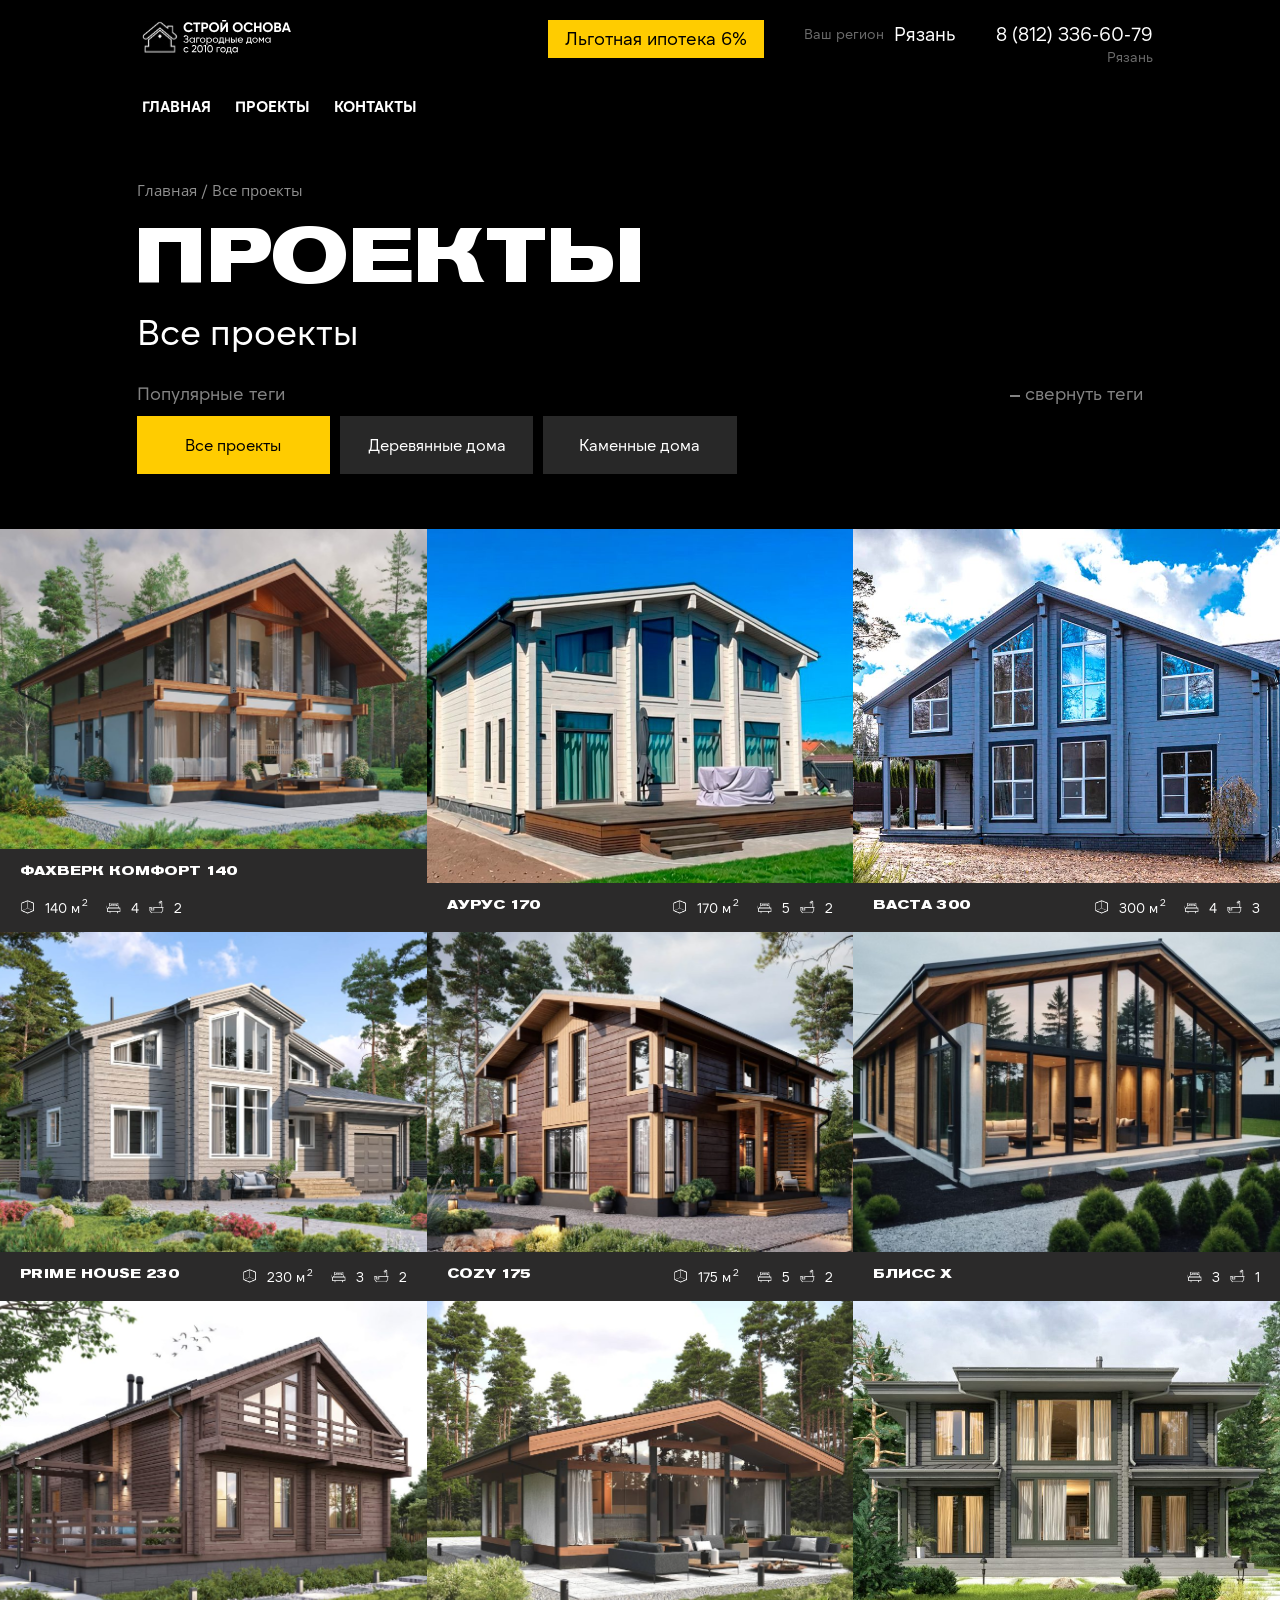
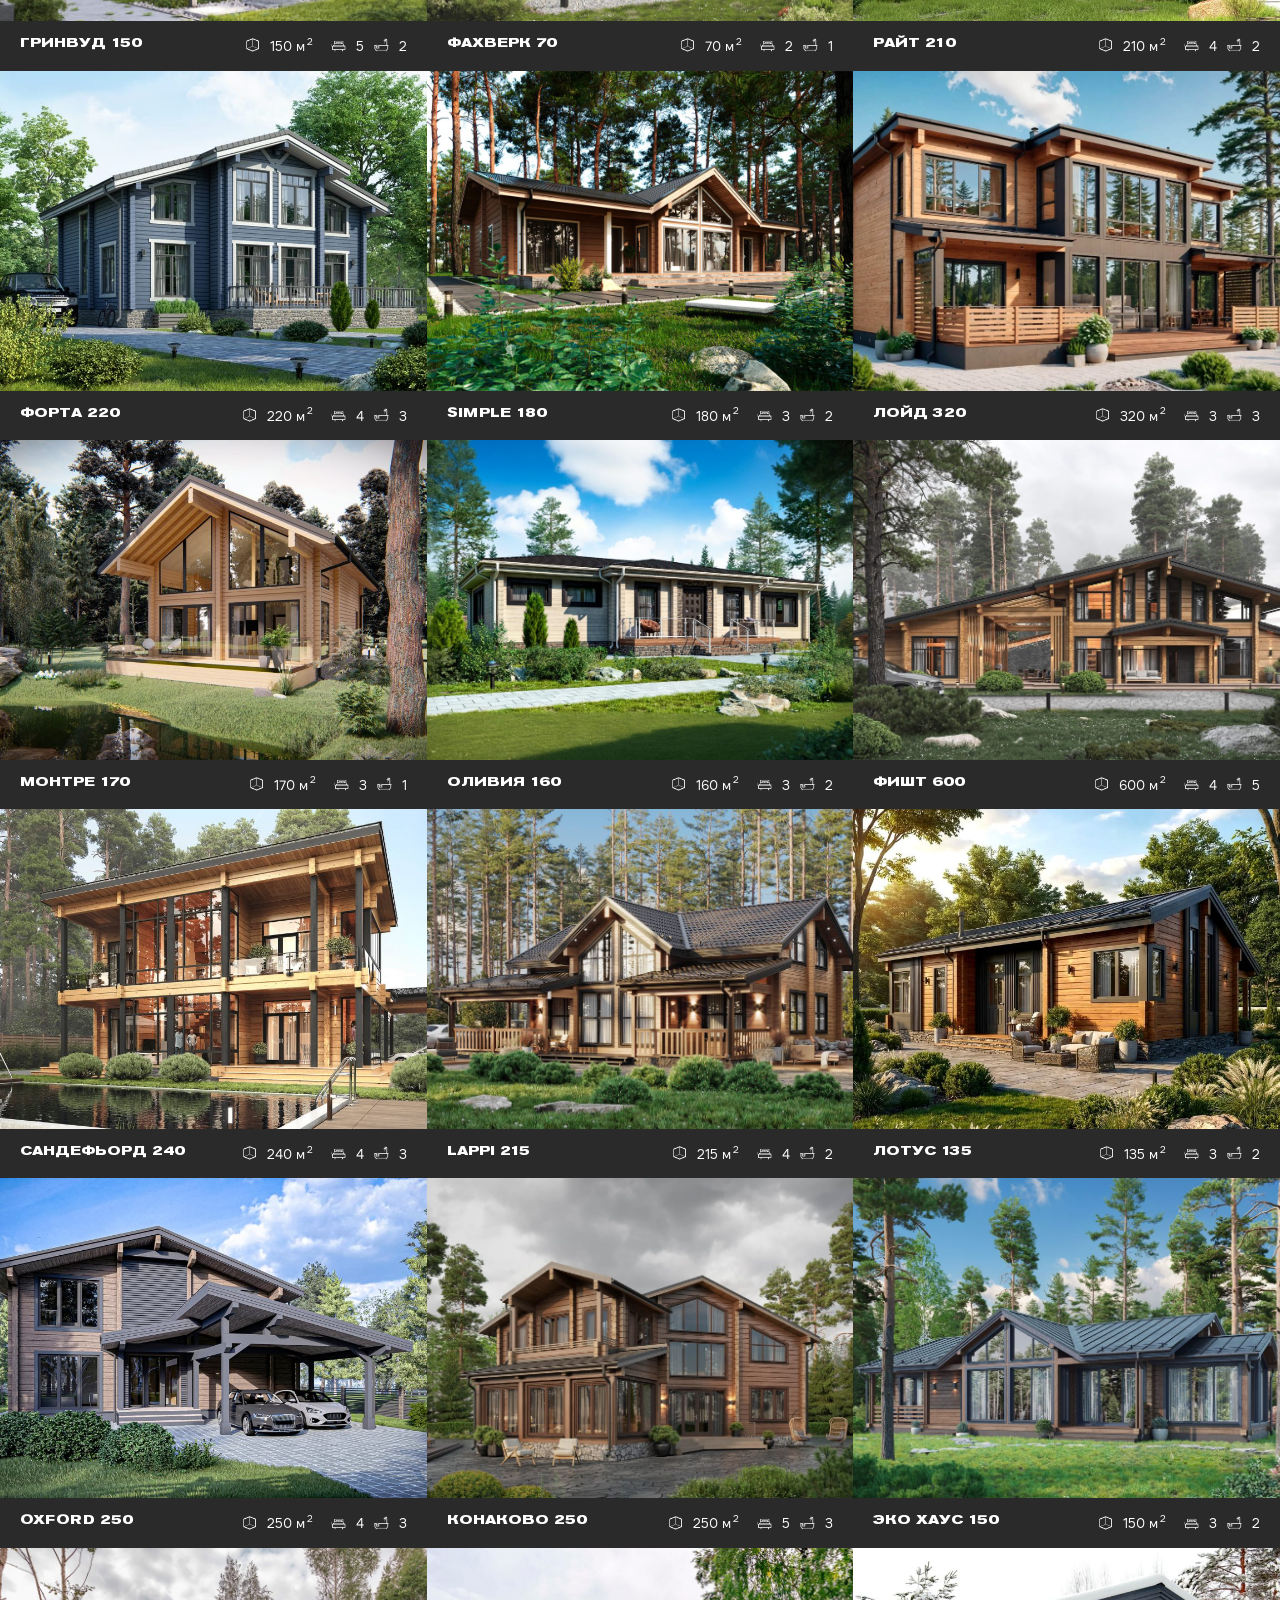
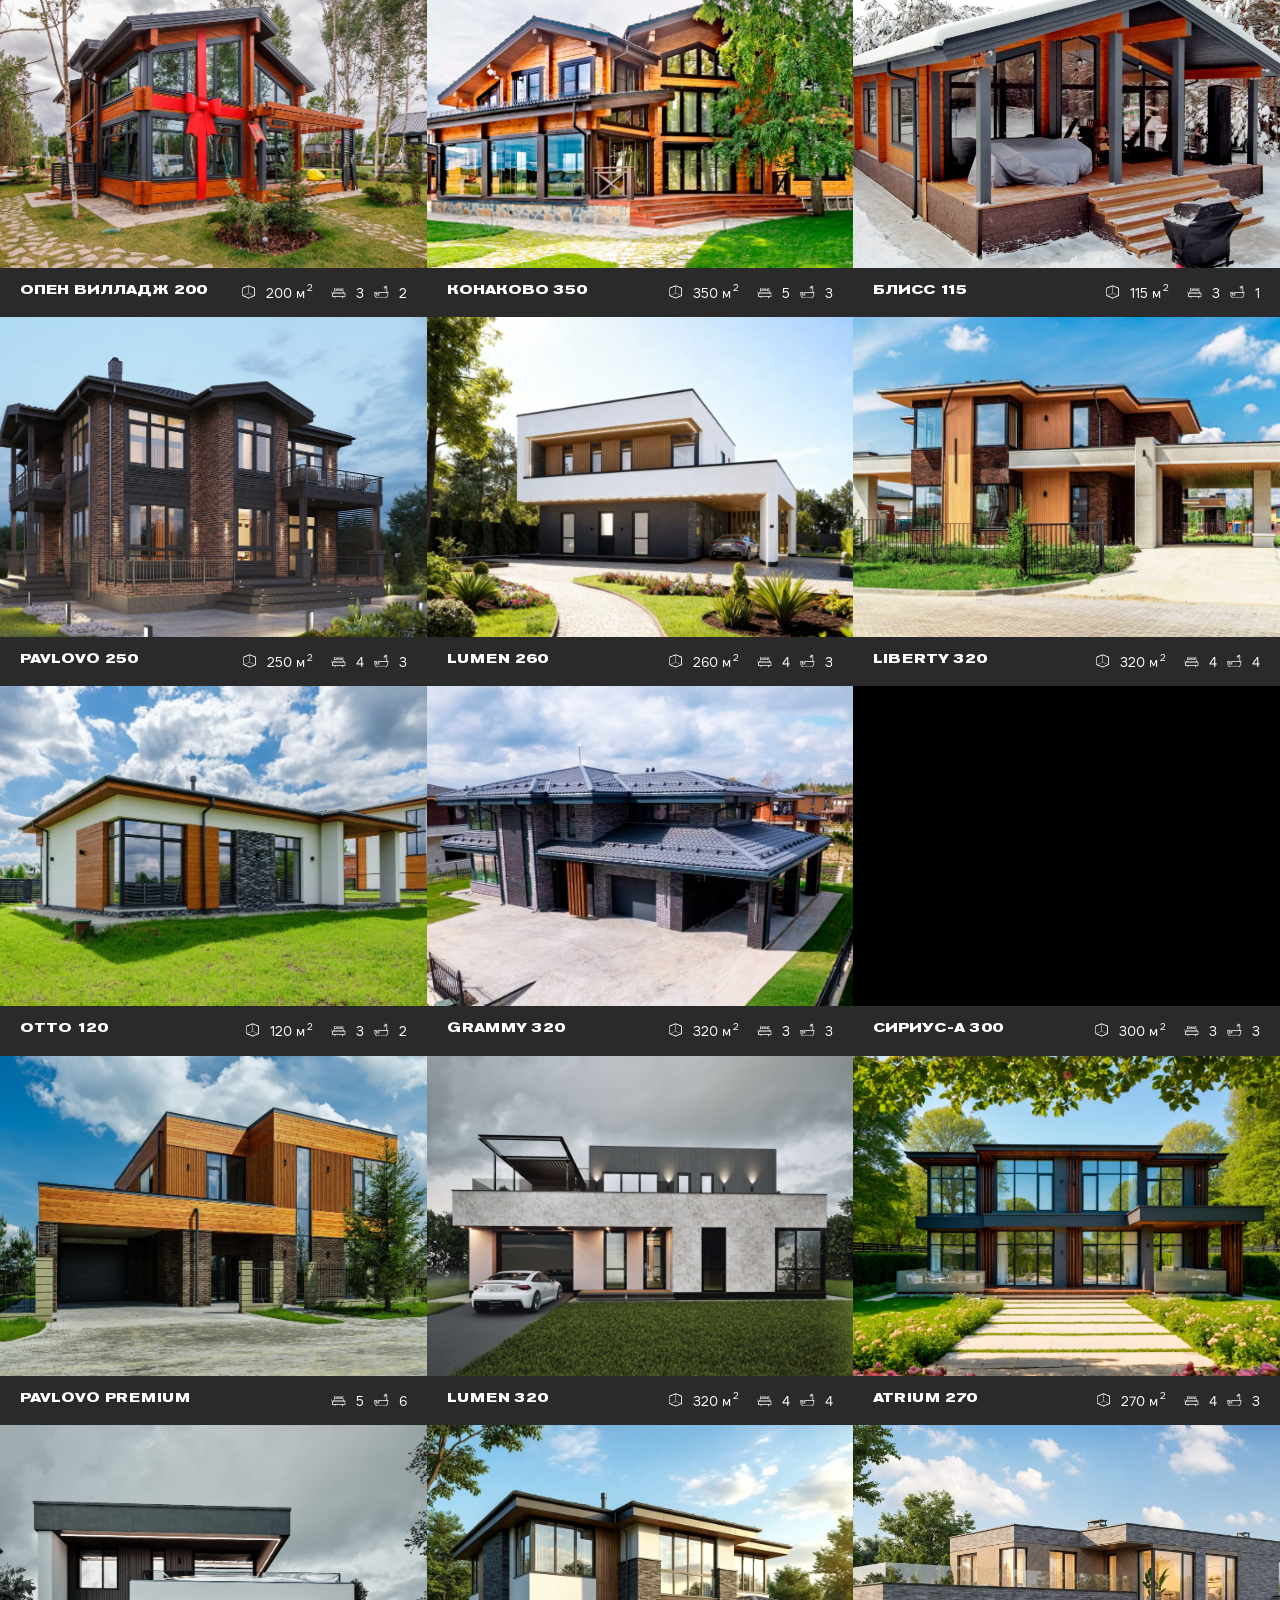
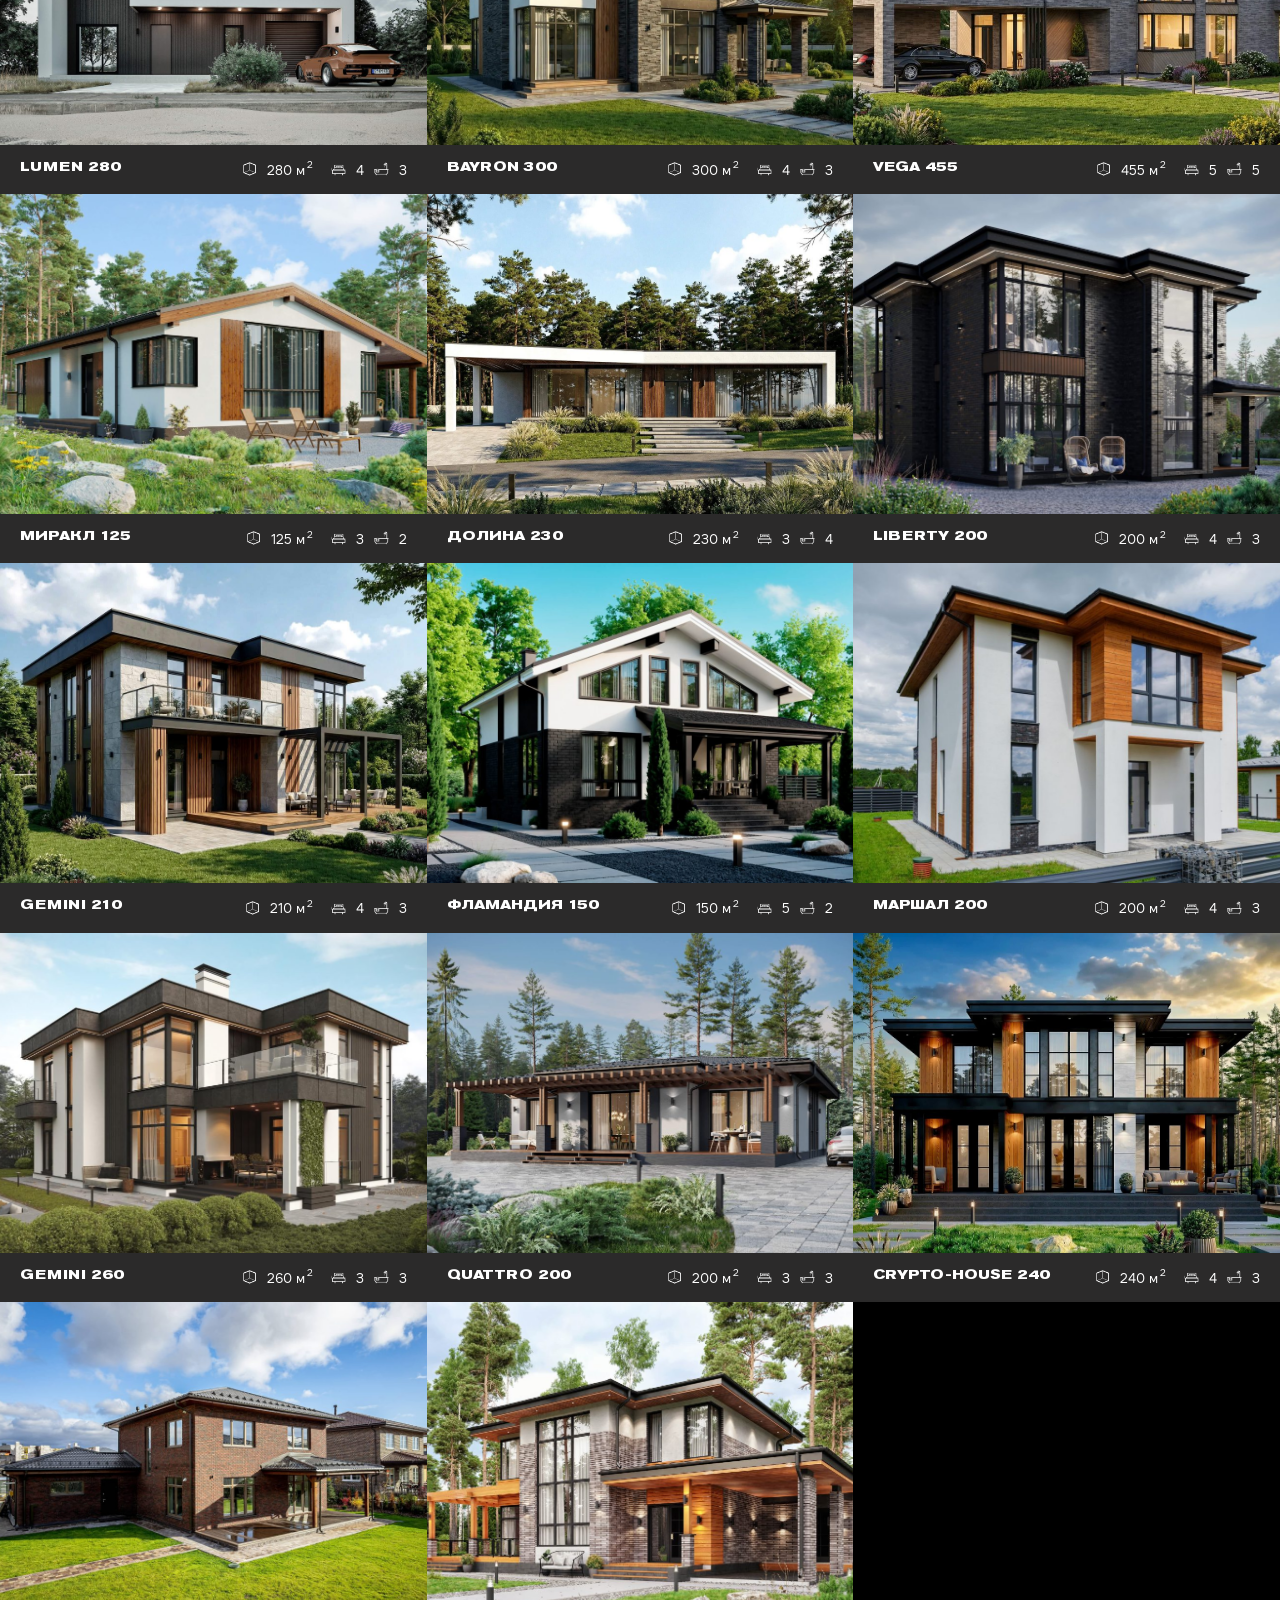
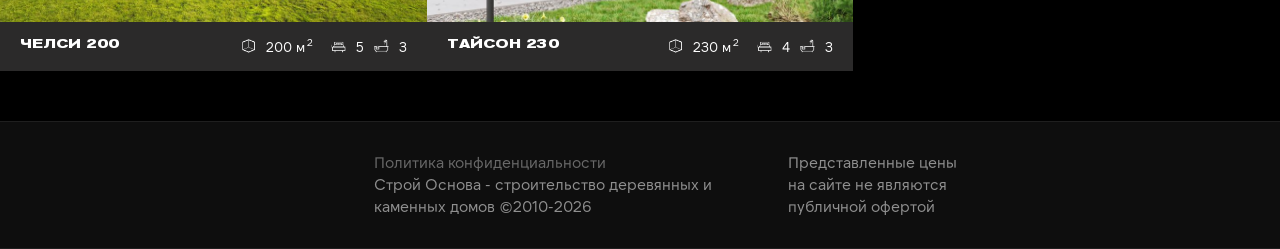
<file: archive.html>
<!doctype html>

<html lang="en">
	<head>
		<meta http-equiv="Content-Type" content="text/html; charset=UTF-8" />

		<meta http-equiv="X-UA-Compatible" content="IE=edge" />
		<meta name="viewport" content="width=device-width, initial-scale=1, maximum-scale=1.0, user-scalable=no" />
		<meta property="og:image" content="image/no_image.jpg" />
		<title>Каталог проектов домов под строительство. Мы строим дома под ключ с 2006 года. Даем гарантии качества работ и профессиональный подход.</title>

		<meta
			name="description"
			content="У нас самый большой каталог проектов домов под строительство с использованием различный строительных материалов. Мы строим дома под ключ с 2006 года и можем гарантировать высокое качество и профессиональный подход к работе. Звоните прямо сейчас!"
		/>
		<meta name="keywords" content="каталог проектов домов, дома под ключ проекты и цены, строительство домов под ключ" />
		<meta http-equiv="Pragma" content="no-cache" />
		<link rel="icon" href="img/favicon.svg" type="image/svg+xml" />

		<link href="fonts/TTNorms-Regular.woff2" rel="preload" as="font" type="font/woff2" crossorigin="" />
		<link href="fonts/TTNorms-Light.woff2" rel="preload" as="font" type="font/woff2" crossorigin="" />
		<link href="fonts/TTNorms-Bold.woff2" rel="preload" as="font" type="font/woff2" crossorigin="" />
		<link href="fonts/AkzidenzGroteskPro-BoldEx.woff2" rel="preload" as="font" type="font/woff2" crossorigin="" />
		<link href="fonts/OpenSans.woff2" rel="preload" as="font" type="font/woff2" crossorigin="" />
		<link href="fonts/fontello.woff2" rel="preload" as="font" type="font/woff2" crossorigin="" />
		<link href="fonts/glyphicons-halflings-regular.woff2" rel="preload" as="font" type="font/woff2" crossorigin="" />

		<link href="css/jquery-ui.min.css" rel="stylesheet" />
		<link href="css/bootstrap.css" rel="stylesheet" />
		<link href="css/owl.carousel.min.css" rel="stylesheet" />
		<link href="css/jquery.fancybox.min.css" rel="stylesheet" />
		<link href="css/slick.min.css" rel="stylesheet" />
		<link href="css/slick-theme.min.css" rel="stylesheet" />
		<link href="css/swiper-bundle.min.css" rel="stylesheet" />
		<link href="css/style1017.css" rel="stylesheet" />
		<link href="css/style1018.css" rel="stylesheet" />

		<!-- HTML5 Shim and Respond.js IE8 support of HTML5 elements and media queries -->
		<!-- WARNING: Respond.js doesn't work if you view the page via file:// -->
		<!--[if lt IE 9]>
			<script src="https://oss.maxcdn.com/libs/html5shiv/3.7.0/html5shiv.js"></script>
			<script src="https://oss.maxcdn.com/libs/respond.js/1.4.2/respond.min.js"></script>
		<![endif]-->

		<style type="text/css">
			span.im-caret {
				-webkit-animation: 1s blink step-end infinite;
				animation: 1s blink step-end infinite;
			}

			@keyframes blink {
				from,
				to {
					border-right-color: black;
				}
				50% {
					border-right-color: transparent;
				}
			}

			@-webkit-keyframes blink {
				from,
				to {
					border-right-color: black;
				}
				50% {
					border-right-color: transparent;
				}
			}

			span.im-static {
				color: grey;
			}

			div.im-colormask {
				display: inline-block;
				border-style: inset;
				border-width: 2px;
				-webkit-appearance: textfield;
				-moz-appearance: textfield;
				appearance: textfield;
			}

			div.im-colormask > input {
				position: absolute;
				display: inline-block;
				background-color: transparent;
				color: transparent;
				-webkit-appearance: caret;
				-moz-appearance: caret;
				appearance: caret;
				border-style: none;
				left: 0; /*calculated*/
			}

			div.im-colormask > input:focus {
				outline: none;
			}

			div.im-colormask > input::-moz-selection {
				background: none;
			}

			div.im-colormask > input::selection {
				background: none;
			}
			div.im-colormask > input::-moz-selection {
				background: none;
			}

			div.im-colormask > div {
				color: black;
				display: inline-block;
				width: 100px; /*calculated*/
			}
		</style>
		<meta name="robots" content="max-image-preview:large" />
		<link rel="alternate" type="application/rss+xml" title="ДомоСтрой &raquo; Лента записей типа &laquo;Проекты&raquo;" href="single.html" />
		<style id="wp-img-auto-sizes-contain-inline-css">
			img:is([sizes="auto" i], [sizes^="auto," i]) {
				contain-intrinsic-size: 3000px 1500px;
			}
			/*# sourceURL=wp-img-auto-sizes-contain-inline-css */
		</style>

		<style id="global-styles-inline-css">
			:root {
				--wp--preset--aspect-ratio--square: 1;
				--wp--preset--aspect-ratio--4-3: 4/3;
				--wp--preset--aspect-ratio--3-4: 3/4;
				--wp--preset--aspect-ratio--3-2: 3/2;
				--wp--preset--aspect-ratio--2-3: 2/3;
				--wp--preset--aspect-ratio--16-9: 16/9;
				--wp--preset--aspect-ratio--9-16: 9/16;
				--wp--preset--color--black: #000000;
				--wp--preset--color--cyan-bluish-gray: #abb8c3;
				--wp--preset--color--white: #ffffff;
				--wp--preset--color--pale-pink: #f78da7;
				--wp--preset--color--vivid-red: #cf2e2e;
				--wp--preset--color--luminous-vivid-orange: #ff6900;
				--wp--preset--color--luminous-vivid-amber: #fcb900;
				--wp--preset--color--light-green-cyan: #7bdcb5;
				--wp--preset--color--vivid-green-cyan: #00d084;
				--wp--preset--color--pale-cyan-blue: #8ed1fc;
				--wp--preset--color--vivid-cyan-blue: #0693e3;
				--wp--preset--color--vivid-purple: #9b51e0;
				--wp--preset--gradient--vivid-cyan-blue-to-vivid-purple: linear-gradient(135deg, rgb(6, 147, 227) 0%, rgb(155, 81, 224) 100%);
				--wp--preset--gradient--light-green-cyan-to-vivid-green-cyan: linear-gradient(135deg, rgb(122, 220, 180) 0%, rgb(0, 208, 130) 100%);
				--wp--preset--gradient--luminous-vivid-amber-to-luminous-vivid-orange: linear-gradient(135deg, rgb(252, 185, 0) 0%, rgb(255, 105, 0) 100%);
				--wp--preset--gradient--luminous-vivid-orange-to-vivid-red: linear-gradient(135deg, rgb(255, 105, 0) 0%, rgb(207, 46, 46) 100%);
				--wp--preset--gradient--very-light-gray-to-cyan-bluish-gray: linear-gradient(135deg, rgb(238, 238, 238) 0%, rgb(169, 184, 195) 100%);
				--wp--preset--gradient--cool-to-warm-spectrum: linear-gradient(
					135deg,
					rgb(74, 234, 220) 0%,
					rgb(151, 120, 209) 20%,
					rgb(207, 42, 186) 40%,
					rgb(238, 44, 130) 60%,
					rgb(251, 105, 98) 80%,
					rgb(254, 248, 76) 100%
				);
				--wp--preset--gradient--blush-light-purple: linear-gradient(135deg, rgb(255, 206, 236) 0%, rgb(152, 150, 240) 100%);
				--wp--preset--gradient--blush-bordeaux: linear-gradient(135deg, rgb(254, 205, 165) 0%, rgb(254, 45, 45) 50%, rgb(107, 0, 62) 100%);
				--wp--preset--gradient--luminous-dusk: linear-gradient(135deg, rgb(255, 203, 112) 0%, rgb(199, 81, 192) 50%, rgb(65, 88, 208) 100%);
				--wp--preset--gradient--pale-ocean: linear-gradient(135deg, rgb(255, 245, 203) 0%, rgb(182, 227, 212) 50%, rgb(51, 167, 181) 100%);
				--wp--preset--gradient--electric-grass: linear-gradient(135deg, rgb(202, 248, 128) 0%, rgb(113, 206, 126) 100%);
				--wp--preset--gradient--midnight: linear-gradient(135deg, rgb(2, 3, 129) 0%, rgb(40, 116, 252) 100%);
				--wp--preset--font-size--small: 13px;
				--wp--preset--font-size--medium: 20px;
				--wp--preset--font-size--large: 36px;
				--wp--preset--font-size--x-large: 42px;
				--wp--preset--spacing--20: 0.44rem;
				--wp--preset--spacing--30: 0.67rem;
				--wp--preset--spacing--40: 1rem;
				--wp--preset--spacing--50: 1.5rem;
				--wp--preset--spacing--60: 2.25rem;
				--wp--preset--spacing--70: 3.38rem;
				--wp--preset--spacing--80: 5.06rem;
				--wp--preset--shadow--natural: 6px 6px 9px rgba(0, 0, 0, 0.2);
				--wp--preset--shadow--deep: 12px 12px 50px rgba(0, 0, 0, 0.4);
				--wp--preset--shadow--sharp: 6px 6px 0px rgba(0, 0, 0, 0.2);
				--wp--preset--shadow--outlined: 6px 6px 0px -3px rgb(255, 255, 255), 6px 6px rgb(0, 0, 0);
				--wp--preset--shadow--crisp: 6px 6px 0px rgb(0, 0, 0);
			}
			:where(body) {
				margin: 0;
			}
			:where(.is-layout-flex) {
				gap: 0.5em;
			}
			:where(.is-layout-grid) {
				gap: 0.5em;
			}
			body .is-layout-flex {
				display: flex;
			}
			.is-layout-flex {
				flex-wrap: wrap;
				align-items: center;
			}
			.is-layout-flex > :is(*, div) {
				margin: 0;
			}
			body .is-layout-grid {
				display: grid;
			}
			.is-layout-grid > :is(*, div) {
				margin: 0;
			}
			body {
				padding-top: 0px;
				padding-right: 0px;
				padding-bottom: 0px;
				padding-left: 0px;
			}
			:root :where(.wp-element-button, .wp-block-button__link) {
				background-color: #32373c;
				border-width: 0;
				color: #fff;
				font-family: inherit;
				font-size: inherit;
				font-style: inherit;
				font-weight: inherit;
				letter-spacing: inherit;
				line-height: inherit;
				padding-top: calc(0.667em + 2px);
				padding-right: calc(1.333em + 2px);
				padding-bottom: calc(0.667em + 2px);
				padding-left: calc(1.333em + 2px);
				text-decoration: none;
				text-transform: inherit;
			}
			.has-black-color {
				color: var(--wp--preset--color--black) !important;
			}
			.has-cyan-bluish-gray-color {
				color: var(--wp--preset--color--cyan-bluish-gray) !important;
			}
			.has-white-color {
				color: var(--wp--preset--color--white) !important;
			}
			.has-pale-pink-color {
				color: var(--wp--preset--color--pale-pink) !important;
			}
			.has-vivid-red-color {
				color: var(--wp--preset--color--vivid-red) !important;
			}
			.has-luminous-vivid-orange-color {
				color: var(--wp--preset--color--luminous-vivid-orange) !important;
			}
			.has-luminous-vivid-amber-color {
				color: var(--wp--preset--color--luminous-vivid-amber) !important;
			}
			.has-light-green-cyan-color {
				color: var(--wp--preset--color--light-green-cyan) !important;
			}
			.has-vivid-green-cyan-color {
				color: var(--wp--preset--color--vivid-green-cyan) !important;
			}
			.has-pale-cyan-blue-color {
				color: var(--wp--preset--color--pale-cyan-blue) !important;
			}
			.has-vivid-cyan-blue-color {
				color: var(--wp--preset--color--vivid-cyan-blue) !important;
			}
			.has-vivid-purple-color {
				color: var(--wp--preset--color--vivid-purple) !important;
			}
			.has-black-background-color {
				background-color: var(--wp--preset--color--black) !important;
			}
			.has-cyan-bluish-gray-background-color {
				background-color: var(--wp--preset--color--cyan-bluish-gray) !important;
			}
			.has-white-background-color {
				background-color: var(--wp--preset--color--white) !important;
			}
			.has-pale-pink-background-color {
				background-color: var(--wp--preset--color--pale-pink) !important;
			}
			.has-vivid-red-background-color {
				background-color: var(--wp--preset--color--vivid-red) !important;
			}
			.has-luminous-vivid-orange-background-color {
				background-color: var(--wp--preset--color--luminous-vivid-orange) !important;
			}
			.has-luminous-vivid-amber-background-color {
				background-color: var(--wp--preset--color--luminous-vivid-amber) !important;
			}
			.has-light-green-cyan-background-color {
				background-color: var(--wp--preset--color--light-green-cyan) !important;
			}
			.has-vivid-green-cyan-background-color {
				background-color: var(--wp--preset--color--vivid-green-cyan) !important;
			}
			.has-pale-cyan-blue-background-color {
				background-color: var(--wp--preset--color--pale-cyan-blue) !important;
			}
			.has-vivid-cyan-blue-background-color {
				background-color: var(--wp--preset--color--vivid-cyan-blue) !important;
			}
			.has-vivid-purple-background-color {
				background-color: var(--wp--preset--color--vivid-purple) !important;
			}
			.has-black-border-color {
				border-color: var(--wp--preset--color--black) !important;
			}
			.has-cyan-bluish-gray-border-color {
				border-color: var(--wp--preset--color--cyan-bluish-gray) !important;
			}
			.has-white-border-color {
				border-color: var(--wp--preset--color--white) !important;
			}
			.has-pale-pink-border-color {
				border-color: var(--wp--preset--color--pale-pink) !important;
			}
			.has-vivid-red-border-color {
				border-color: var(--wp--preset--color--vivid-red) !important;
			}
			.has-luminous-vivid-orange-border-color {
				border-color: var(--wp--preset--color--luminous-vivid-orange) !important;
			}
			.has-luminous-vivid-amber-border-color {
				border-color: var(--wp--preset--color--luminous-vivid-amber) !important;
			}
			.has-light-green-cyan-border-color {
				border-color: var(--wp--preset--color--light-green-cyan) !important;
			}
			.has-vivid-green-cyan-border-color {
				border-color: var(--wp--preset--color--vivid-green-cyan) !important;
			}
			.has-pale-cyan-blue-border-color {
				border-color: var(--wp--preset--color--pale-cyan-blue) !important;
			}
			.has-vivid-cyan-blue-border-color {
				border-color: var(--wp--preset--color--vivid-cyan-blue) !important;
			}
			.has-vivid-purple-border-color {
				border-color: var(--wp--preset--color--vivid-purple) !important;
			}
			.has-vivid-cyan-blue-to-vivid-purple-gradient-background {
				background: var(--wp--preset--gradient--vivid-cyan-blue-to-vivid-purple) !important;
			}
			.has-light-green-cyan-to-vivid-green-cyan-gradient-background {
				background: var(--wp--preset--gradient--light-green-cyan-to-vivid-green-cyan) !important;
			}
			.has-luminous-vivid-amber-to-luminous-vivid-orange-gradient-background {
				background: var(--wp--preset--gradient--luminous-vivid-amber-to-luminous-vivid-orange) !important;
			}
			.has-luminous-vivid-orange-to-vivid-red-gradient-background {
				background: var(--wp--preset--gradient--luminous-vivid-orange-to-vivid-red) !important;
			}
			.has-very-light-gray-to-cyan-bluish-gray-gradient-background {
				background: var(--wp--preset--gradient--very-light-gray-to-cyan-bluish-gray) !important;
			}
			.has-cool-to-warm-spectrum-gradient-background {
				background: var(--wp--preset--gradient--cool-to-warm-spectrum) !important;
			}
			.has-blush-light-purple-gradient-background {
				background: var(--wp--preset--gradient--blush-light-purple) !important;
			}
			.has-blush-bordeaux-gradient-background {
				background: var(--wp--preset--gradient--blush-bordeaux) !important;
			}
			.has-luminous-dusk-gradient-background {
				background: var(--wp--preset--gradient--luminous-dusk) !important;
			}
			.has-pale-ocean-gradient-background {
				background: var(--wp--preset--gradient--pale-ocean) !important;
			}
			.has-electric-grass-gradient-background {
				background: var(--wp--preset--gradient--electric-grass) !important;
			}
			.has-midnight-gradient-background {
				background: var(--wp--preset--gradient--midnight) !important;
			}
			.has-small-font-size {
				font-size: var(--wp--preset--font-size--small) !important;
			}
			.has-medium-font-size {
				font-size: var(--wp--preset--font-size--medium) !important;
			}
			.has-large-font-size {
				font-size: var(--wp--preset--font-size--large) !important;
			}
			.has-x-large-font-size {
				font-size: var(--wp--preset--font-size--x-large) !important;
			}
			/*# sourceURL=global-styles-inline-css */
		</style>
	</head>
	<body class="  ">
		<script src="js/jquery.min.js"></script>

		<div class="wrap_body wrap_category" style="opacity: 1">
			<!-- ===== OLD HEADER START  ===== 
        <header class="block_black">
        <div class="header-fixed">
                        <div style="width: 100%;"></div>
            <div class="header-fixed-logo">
                <a href="index.html">
                    <div class="logo-el">
                        <img src="img/logo.svg" title="APS-DSK" alt="APS-DSK">
                    </div>
                </a>
            </div>
            <div class="container">
                <div class="row">
                    <div class="header-fixed-logo">
                        <a href="index.html">
                            <div class="logo-el">
                                <img src="img/logo.svg" title="APS-DSK" alt="APS-DSK">
                            </div>
                            <div class="logo-el">
                                <img src="img/logo.svg" title="APS-DSK" alt="APS-DSK">
                            </div>
                        </a>
                    </div>
                    <div class="header-fixed-content">
                    <div class="header-fixed-contacts">
                        <div class="header-fixed-content-col col-credit">
                            <a class="btn-credit" href="/stroitelstvo_doma/dom-v-kredit.html">Льготная ипотека 6%</a>
                        </div>
                        <div class="header-fixed-content-col">
                            <div class="wrap_gorod">	
	<div class="phone gorod select_gorod bold">Москва</div>
	<div class="text small">Ваш регион</div>
			<div id="regionConfirmPopup" class="block_white popup">
			<p class="regionConfirmSuppose">Ваш регион <span>Москва</span>?</p>
			<input type="button" id="rightRegion" class="btn" value="Да" onclick="$(&#39;#regionConfirmPopup&#39;).hide();">
			<input type="button" id="wrongRegion" class="btn" value="Нет" onclick="getGeoCity();$(&#39;#regionConfirmPopup&#39;).hide();">	
		</div>
	</div>                            <div id="" class="mainPhone phone bold"><a class="mgo-msk" href="tel:+74951595316">8 (495) 159-53-16</a></div>
                            <style>
                                .wrap_gorod {
                                    display: flex;
                                    flex-direction: row-reverse;
                                    justify-content: flex-start;
                                    align-items: center;
                                }

                                .select_gorod {
                                    margin-left: 10px;
                                }

                                @media (min-width: 768px) {
                                    .wrap_gorod ~ .mainPhone {
                                        display: none;
                                    }
                                }
                            </style>
                        </div>
                                                <div class="header-fixed-content-col">
                        <div id="" class="mainPhone phone bold"><a class="mgo-msk" href="tel:+74951595316">8 (495) 159-53-16</a></div>
                        <div class="text small" id="phone_region">В вашем регионе</div>
                        </div>
                                                                        <div class="header-fixed-content-col">
                        <div class="phone bold"><a class="mgo-spb" href="tel:88123366079">8 (812) 317-15-92</a></div>
                        <div class="text small">Санкт-Петербург</div>
                        </div>
                                                                    </div>
                </div>
            </div>
            <div class="row">
                <div class="header-fixed-menu">
                    <ul class="topmenu">
<li><a href="index.html">Главная</a></li>
<li id="proj" class="child"><a href="archive.html">Проекты</a>
<ul style="opacity:0;visibility:hidden">
<li><a href="archive.html">Все проекты</a></li>
<li><a href="archive.html">Деревянные дома</a></li>
<li><a href="archive.html">Каменные дома</a></li>
</ul>
</li>
<li class="helper"></li>
</ul>
                    <div class="dropmenu">
                        <span class="line"></span>
                        <span class="line"></span>
                        <span class="line"></span>
                    </div>

                    <div id="search">
                        <div class="button-search glyphicon glyphicon-search"></div>
                                                <input type="text" name="filter_name" value="" onclick="this.value = &#39;&#39;;" onkeydown="this.style.color = &#39;#fff&#39;;" class="ui-autocomplete-input" autocomplete="off">
                                                <div id="search_response" style="display:none;"></div>
                    </div>
                    <div class="search-spacer"></div>
                    <div class="phoneCatalogMobile">
                        <a class="mgo-msk" href="tel:+74951595316">8 (495) 159-53-16</a>                    </div>
                    <a class="btn-credit" href="/stroitelstvo_doma/dom-v-kredit.html">Льготная ипотека 6%</a>
                </div>
            </div>
        </div>
        <div class="header-fixed-contacts header-fixed-contacts--mobile">
            <div class="header-fixed-content-col">
                <div class="wrap_gorod">	
	<div class="phone gorod select_gorod bold">Москва</div>
	<div class="text small">Ваш регион</div>
			<div id="regionConfirmPopup" class="block_white popup">
			<p class="regionConfirmSuppose">Ваш регион <span>Москва</span>?</p>
			<input type="button" id="rightRegion" class="btn" value="Да" onclick="$(&#39;#regionConfirmPopup&#39;).hide();">
			<input type="button" id="wrongRegion" class="btn" value="Нет" onclick="getGeoCity();$(&#39;#regionConfirmPopup&#39;).hide();">	
		</div>
	</div>                <div id="" class="mainPhone phone bold"><a class="mgo-msk" href="tel:+74951595316">8 (495) 159-53-16</a></div>
                <style>
                    .wrap_gorod {
                        display: flex;
                        flex-direction: row-reverse;
                        justify-content: flex-start;
                        align-items: center;
                    }

                    .select_gorod {
                        margin-left: 10px;
                    }

                    @media (min-width: 768px) {
                        .wrap_gorod ~ .mainPhone {
                            display: none;
                        }
                    }
                </style>
            </div>
                                    <div class="header-fixed-content-col">
            <div class="phone bold"><a href="tel:88123366079">8 (812) 336-60-79</a></div>
            <div class="text small">Санкт-Петербург</div>
            </div>
                    </div>
</div>





 ===== OLD HEADER END ===== -->
			<!-- ============================================================
                НАЧАЛО: ШАПКА САЙТА
            ============================================================ -->
			<header class="block_black">
				<div class="header-fixed do">
					<div class="header-fixed-logo">
						<a href="index.html">
							<div class="logo-el">
								<img src="img/logo.svg" title="APS-DSK" alt="APS-DSK" />
							</div>
						</a>
					</div>
					<div class="container">
						<div class="row">
							<div class="header-fixed-logo">
								<a href="index.html">
									<div class="logo-el">
										<img src="img/logo.svg" title="APS-DSK" alt="APS-DSK" />
									</div>
									<div class="logo-el">
										<img src="img/logo.svg" title="APS-DSK" alt="APS-DSK" />
									</div>
								</a>
							</div>
							<div class="header-fixed-content">
								<div class="header-fixed-contacts">
									<div class="header-fixed-content-col col-credit">
										<a class="btn-credit" href="/stroitelstvo_doma/dom-v-kredit.html">Льготная ипотека 6%</a>
									</div>
									<div class="header-fixed-content-col">
										<div class="wrap_gorod">
											<div class="phone gorod select_gorod bold">Рязань</div>
											<div class="text small">Ваш регион</div>
											<div id="regionConfirmPopup" class="block_white popup">
												<p class="regionConfirmSuppose">
													Ваш регион
													<span>Москва</span>
													?
												</p>
												<input type="button" id="rightRegion" class="btn" value="Да" onclick="$(&#39;#regionConfirmPopup&#39;).hide();" />
												<input type="button" id="wrongRegion" class="btn" value="Нет" onclick="getGeoCity();$(&#39;#regionConfirmPopup&#39;).hide();" />
											</div>
										</div>
										<div id="" class="mainPhone phone bold"><a class="mgo-msk" href="tel:+74951595316">8 (495) 159-53-16</a></div>
										<style>
											.wrap_gorod {
												display: flex;
												flex-direction: row-reverse;
												justify-content: flex-start;
												align-items: center;
											}

											.select_gorod {
												margin-left: 10px;
											}

											@media (min-width: 768px) {
												.wrap_gorod ~ .mainPhone {
													display: none;
												}
											}
										</style>
									</div>
									<!--div class="header-fixed-content-col">
                                <div id="" class="mainPhone phone bold"><a class="mgo-msk" href="tel:+74951595316">8 (495) 565-30-55</a></div>
                                <div class="text small" id="phone_region">В вашем регионе</div>
                                </div-->
									<div class="header-fixed-content-col">
										<div class="phone bold">
											<a class="mgo-spb" href="tel:88123366079">8 (812) 336-60-79</a>
										</div>
										<div class="text small">Рязань</div>
									</div>
								</div>
							</div>
						</div>
						<div class="row">
							<div class="header-fixed-menu">
								<ul class="topmenu">
									<li><a href="index.html">Главная</a></li>
									<li id="proj" class="child">
										<a href="archive.html">Проекты</a>
										<ul style="opacity: 0; visibility: hidden">
											<li><a href="archive.html">Все проекты</a></li>
											<li><a href="archive.html">Деревянные дома</a></li>
											<li><a href="archive.html">Каменные дома</a></li>
										</ul>
									</li>
									<li><a href="archive.html">Контакты</a></li>
									<li class="helper"></li>
								</ul>
								<div class="dropmenu">
									<span class="line"></span>
									<span class="line"></span>
									<span class="line"></span>
								</div>
								<!-- Поиск -->
								<!--div id="search">
                                <div class="button-search glyphicon glyphicon-search"></div>
                                <input type="text" name="filter_name" value="" onclick="this.value = &#39;&#39;;" onkeydown="this.style.color = &#39;#fff&#39;;" class="ui-autocomplete-input" autocomplete="off">
                                <div id="search_response" style="display:none;"></div>
                            </div-->
								<div class="search-spacer"></div>
								<div class="phoneCatalogMobile">
									<a class="mgo-msk" href="tel:+74951595316">8 (495) 159-53-16</a>
								</div>
								<a class="btn-credit" href="/stroitelstvo_doma/dom-v-kredit.html">Льготная ипотека 6%</a>
							</div>
						</div>
					</div>
					<div class="header-fixed-contacts header-fixed-contacts--mobile">
						<div class="header-fixed-content-col">
							<div class="wrap_gorod">
								<div class="phone gorod select_gorod bold">Рязань</div>
								<div class="text small">Ваш регион</div>
								<div id="regionConfirmPopup" class="block_white popup">
									<p class="regionConfirmSuppose">
										Ваш регион
										<span>Рязань</span>
										?
									</p>
									<input type="button" id="rightRegion" class="btn" value="Да" onclick="$(&#39;#regionConfirmPopup&#39;).hide();" />
									<input type="button" id="wrongRegion" class="btn" value="Нет" onclick="getGeoCity();$(&#39;#regionConfirmPopup&#39;).hide();" />
								</div>
							</div>
							<div id="" class="mainPhone phone bold"><a class="mgo-msk" href="tel:+74951595316">8 (495) 159-53-16</a></div>
							<style>
								.wrap_gorod {
									display: flex;
									flex-direction: row-reverse;
									justify-content: flex-start;
									align-items: center;
								}

								.select_gorod {
									margin-left: 10px;
								}

								@media (min-width: 768px) {
									.wrap_gorod ~ .mainPhone {
										display: none;
									}
								}
							</style>
						</div>
						<div class="header-fixed-content-col">
							<div class="phone bold"><a href="tel:88123366079">8 (812) 336-60-79</a></div>
							<div class="text small">Рязань</div>
						</div>
					</div>
				</div>
			</header>
			<!-- ============================================================
                КОНЕЦ: ШАПКА САЙТА
            ============================================================ -->

			<link rel="stylesheet" href="css/category.css" />
			<!-- ============================================================
                НАЧАЛО: ХЛЕБНЫЕ КРОШКИ
            ============================================================ -->
			<div class="breadcrumb gray small">
				<div class="container">
					<div class="row">
						<div class="col-xs-12">
							<a class="gray small" href="index.html">Главная</a>
							/
							<span class="gray small">Все проекты</span>
						</div>
					</div>
				</div>
			</div>
			<!-- ============================================================
                КОНЕЦ: ХЛЕБНЫЕ КРОШКИ
            ============================================================ -->

			<!-- </header> -->

			<!-- ============================================================
                НАЧАЛО: ОСНОВНОЙ КОНТЕНТ — КАТАЛОГ ПРОЕКТОВ
            ============================================================ -->

			<div class="category">
				<!-- ===== НАЧАЛО Заголовок каталога («Проекты») ===== -->
				<div class="container block_black mcc m_w">
					<div class="row">
						<div class="col-xs-12 col-sm-10 block-title-top">
							<div class="h1 text-uppercase">Проекты</div>
							<h1>Все проекты</h1>
						</div>
					</div>
				</div>
				<!-- ===== КОНЕЦ Заголовок каталога ===== -->

				<!-- ===== НАЧАЛО Фильтр по тегам ===== -->
				<div class="container block_black">
					<div class="row">
						<div class="col-xs-12 tags">
							<div class="head_tags">
								Популярные теги
								<span class="but_tag hide_t">свернуть теги</span>
							</div>
							<div class="list_tag">
								<div class="swiper">
									<div class="swiper-wrapper">
										<a class="tag swiper-slide active" href="archive.html">Все проекты</a>
										<a class="tag swiper-slide" href="archive.html">Деревянные дома</a>
										<a class="tag swiper-slide" href="archive.html">Каменные дома</a>
									</div>

									<div class="swiper-prev swiper-arrow">
										<svg width="9" height="14" viewBox="0 0 9 14" fill="none" xmlns="http://www.w3.org/2000/svg">
											<path
												fill-rule="evenodd"
												clip-rule="evenodd"
												d="M8.80859 6.67383L8.77441 6.64062L8.80859 6.60645L2.20215 0L0 2.20215L4.4375 6.64062L0 11.0781L2.20215 13.2803L8.80859 6.67383Z"
												fill="currentColor"
											></path>
										</svg>
									</div>
									<div class="swiper-next swiper-arrow">
										<svg width="9" height="14" viewBox="0 0 9 14" fill="none" xmlns="http://www.w3.org/2000/svg">
											<path
												fill-rule="evenodd"
												clip-rule="evenodd"
												d="M8.80859 6.67383L8.77441 6.64062L8.80859 6.60645L2.20215 0L0 2.20215L4.4375 6.64062L0 11.0781L2.20215 13.2803L8.80859 6.67383Z"
												fill="currentColor"
											></path>
										</svg>
									</div>

									<div class="swiper-scrollbar"></div>
								</div>
							</div>
						</div>
					</div>
				</div>
				<!-- ===== КОНЕЦ Фильтр по тегам ===== -->

				<!-- ===== НАЧАЛО Список проектов (карточки) ===== -->
				<div class="projects-list block_black">
					<div class="category-info"></div>

					<div class="row block_products" id="bp">
						<div class="el_product">
							<div class="el_product-images" style="position: relative">
								<a href="single.html" class="img">
									<img class="orig" title="Фахверк Комфорт 140" alt="Фахверк Комфорт 140" src="uploads/w1-11-1024x655.jpg" />
								</a>
							</div>
							<div class="product-info">
								<div class="product-info-bottom-wrap">
									<div class="product-info-bottom">
										<span class="name text-uppercase"><span>Фахверк Комфорт 140</span></span>
										<div class="options">
											<span class="option nowrap b_ico ico_area">
												140 м
												<sup>2</sup>
											</span>
											<span class="option nowrap b_ico ico_rooms">4</span>
											<span class="option nowrap b_ico ico_baths">2</span>
										</div>
									</div>
								</div>
							</div>
						</div>
						<div class="el_product">
							<div class="el_product-images" style="position: relative">
								<a href="single.html" class="img">
									<img class="orig" title="Аурус 170" alt="Аурус 170" src="uploads/w221-1024x646.jpg" />
								</a>
							</div>
							<div class="product-info">
								<div class="product-info-bottom-wrap">
									<div class="product-info-bottom">
										<span class="name text-uppercase"><span>Аурус 170</span></span>
										<div class="options">
											<span class="option nowrap b_ico ico_area">
												170 м
												<sup>2</sup>
											</span>
											<span class="option nowrap b_ico ico_rooms">5</span>
											<span class="option nowrap b_ico ico_baths">2</span>
										</div>
									</div>
								</div>
							</div>
						</div>
						<div class="el_product">
							<div class="el_product-images" style="position: relative">
								<a href="single.html" class="img">
									<img class="orig" title="Васта 300" alt="Васта 300" src="uploads/w333-1024x646.jpg" />
								</a>
							</div>
							<div class="product-info">
								<div class="product-info-bottom-wrap">
									<div class="product-info-bottom">
										<span class="name text-uppercase"><span>Васта 300</span></span>
										<div class="options">
											<span class="option nowrap b_ico ico_area">
												300 м
												<sup>2</sup>
											</span>
											<span class="option nowrap b_ico ico_rooms">4</span>
											<span class="option nowrap b_ico ico_baths">3</span>
										</div>
									</div>
								</div>
							</div>
						</div>
						<div class="el_product">
							<div class="el_product-images" style="position: relative">
								<a href="single.html" class="img">
									<img class="orig" title="Prime House 230" alt="Prime House 230" src="uploads/w1-10-1024x655.jpg" />
								</a>
							</div>
							<div class="product-info">
								<div class="product-info-bottom-wrap">
									<div class="product-info-bottom">
										<span class="name text-uppercase"><span>Prime House 230</span></span>
										<div class="options">
											<span class="option nowrap b_ico ico_area">
												230 м
												<sup>2</sup>
											</span>
											<span class="option nowrap b_ico ico_rooms">3</span>
											<span class="option nowrap b_ico ico_baths">2</span>
										</div>
									</div>
								</div>
							</div>
						</div>
						<div class="el_product">
							<div class="el_product-images" style="position: relative">
								<a href="single.html" class="img">
									<img class="orig" title="Cozy 175" alt="Cozy 175" src="uploads/w2-3-1024x655.jpg" />
								</a>
							</div>
							<div class="product-info">
								<div class="product-info-bottom-wrap">
									<div class="product-info-bottom">
										<span class="name text-uppercase"><span>Cozy 175</span></span>
										<div class="options">
											<span class="option nowrap b_ico ico_area">
												175 м
												<sup>2</sup>
											</span>
											<span class="option nowrap b_ico ico_rooms">5</span>
											<span class="option nowrap b_ico ico_baths">2</span>
										</div>
									</div>
								</div>
							</div>
						</div>
						<div class="el_product">
							<div class="el_product-images" style="position: relative">
								<a href="single.html" class="img">
									<img class="orig" title="Блисс Х" alt="Блисс Х" src="uploads/w1-9-1024x701.jpg" />
								</a>
							</div>
							<div class="product-info">
								<div class="product-info-bottom-wrap">
									<div class="product-info-bottom">
										<span class="name text-uppercase"><span>Блисс Х</span></span>
										<div class="options">
											<span class="option nowrap b_ico ico_rooms">3</span>
											<span class="option nowrap b_ico ico_baths">1</span>
										</div>
									</div>
								</div>
							</div>
						</div>
						<div class="el_product">
							<div class="el_product-images" style="position: relative">
								<a href="single.html" class="img">
									<img class="orig" title="Гринвуд 150" alt="Гринвуд 150" src="uploads/21-greenwood-1-1024x655.jpg" />
								</a>
							</div>
							<div class="product-info">
								<div class="product-info-bottom-wrap">
									<div class="product-info-bottom">
										<span class="name text-uppercase"><span>Гринвуд 150</span></span>
										<div class="options">
											<span class="option nowrap b_ico ico_area">
												150 м
												<sup>2</sup>
											</span>
											<span class="option nowrap b_ico ico_rooms">5</span>
											<span class="option nowrap b_ico ico_baths">2</span>
										</div>
									</div>
								</div>
							</div>
						</div>
						<div class="el_product">
							<div class="el_product-images" style="position: relative">
								<a href="single.html" class="img">
									<img class="orig" title="Фахверк 70" alt="Фахверк 70" src="uploads/w1-8-1024x655.jpg" />
								</a>
							</div>
							<div class="product-info">
								<div class="product-info-bottom-wrap">
									<div class="product-info-bottom">
										<span class="name text-uppercase"><span>Фахверк 70</span></span>
										<div class="options">
											<span class="option nowrap b_ico ico_area">
												70 м
												<sup>2</sup>
											</span>
											<span class="option nowrap b_ico ico_rooms">2</span>
											<span class="option nowrap b_ico ico_baths">1</span>
										</div>
									</div>
								</div>
							</div>
						</div>
						<div class="el_product">
							<div class="el_product-images" style="position: relative">
								<a href="single.html" class="img">
									<img class="orig" title="Райт 210" alt="Райт 210" src="uploads/APSDSK_PROEKT-1-1024x576.jpg" />
								</a>
							</div>
							<div class="product-info">
								<div class="product-info-bottom-wrap">
									<div class="product-info-bottom">
										<span class="name text-uppercase"><span>Райт 210</span></span>
										<div class="options">
											<span class="option nowrap b_ico ico_area">
												210 м
												<sup>2</sup>
											</span>
											<span class="option nowrap b_ico ico_rooms">4</span>
											<span class="option nowrap b_ico ico_baths">2</span>
										</div>
									</div>
								</div>
							</div>
						</div>
						<div class="el_product">
							<div class="el_product-images" style="position: relative">
								<a href="single.html" class="img">
									<img class="orig" title="Форта 220" alt="Форта 220" src="uploads/forta_2-1024x576.jpg" />
								</a>
							</div>
							<div class="product-info">
								<div class="product-info-bottom-wrap">
									<div class="product-info-bottom">
										<span class="name text-uppercase"><span>Форта 220</span></span>
										<div class="options">
											<span class="option nowrap b_ico ico_area">
												220 м
												<sup>2</sup>
											</span>
											<span class="option nowrap b_ico ico_rooms">4</span>
											<span class="option nowrap b_ico ico_baths">3</span>
										</div>
									</div>
								</div>
							</div>
						</div>
						<div class="el_product">
							<div class="el_product-images" style="position: relative">
								<a href="single.html" class="img">
									<img class="orig" title="Simple 180" alt="Simple 180" src="uploads/w1-7-1024x768.jpg" />
								</a>
							</div>
							<div class="product-info">
								<div class="product-info-bottom-wrap">
									<div class="product-info-bottom">
										<span class="name text-uppercase"><span>Simple 180</span></span>
										<div class="options">
											<span class="option nowrap b_ico ico_area">
												180 м
												<sup>2</sup>
											</span>
											<span class="option nowrap b_ico ico_rooms">3</span>
											<span class="option nowrap b_ico ico_baths">2</span>
										</div>
									</div>
								</div>
							</div>
						</div>
						<div class="el_product">
							<div class="el_product-images" style="position: relative">
								<a href="single.html" class="img">
									<img class="orig" title="Лойд 320" alt="Лойд 320" src="uploads/L1-1024x715.jpg" />
								</a>
							</div>
							<div class="product-info">
								<div class="product-info-bottom-wrap">
									<div class="product-info-bottom">
										<span class="name text-uppercase"><span>Лойд 320</span></span>
										<div class="options">
											<span class="option nowrap b_ico ico_area">
												320 м
												<sup>2</sup>
											</span>
											<span class="option nowrap b_ico ico_rooms">3</span>
											<span class="option nowrap b_ico ico_baths">3</span>
										</div>
									</div>
								</div>
							</div>
						</div>
						<div class="el_product">
							<div class="el_product-images" style="position: relative">
								<a href="single.html" class="img">
									<img class="orig" title="Монтре 170" alt="Монтре 170" src="uploads/View-1-1024x576.jpg" />
								</a>
							</div>
							<div class="product-info">
								<div class="product-info-bottom-wrap">
									<div class="product-info-bottom">
										<span class="name text-uppercase"><span>Монтре 170</span></span>
										<div class="options">
											<span class="option nowrap b_ico ico_area">
												170 м
												<sup>2</sup>
											</span>
											<span class="option nowrap b_ico ico_rooms">3</span>
											<span class="option nowrap b_ico ico_baths">1</span>
										</div>
									</div>
								</div>
							</div>
						</div>
						<div class="el_product">
							<div class="el_product-images" style="position: relative">
								<a href="single.html" class="img">
									<img class="orig" title="Оливия 160" alt="Оливия 160" src="uploads/661992030846981-1024x819.jpg" />
								</a>
							</div>
							<div class="product-info">
								<div class="product-info-bottom-wrap">
									<div class="product-info-bottom">
										<span class="name text-uppercase"><span>Оливия 160</span></span>
										<div class="options">
											<span class="option nowrap b_ico ico_area">
												160 м
												<sup>2</sup>
											</span>
											<span class="option nowrap b_ico ico_rooms">3</span>
											<span class="option nowrap b_ico ico_baths">2</span>
										</div>
									</div>
								</div>
							</div>
						</div>
						<div class="el_product">
							<div class="el_product-images" style="position: relative">
								<a href="single.html" class="img">
									<img class="orig" title="Фишт 600" alt="Фишт 600" src="uploads/w1-6-1024x655.jpg" />
								</a>
							</div>
							<div class="product-info">
								<div class="product-info-bottom-wrap">
									<div class="product-info-bottom">
										<span class="name text-uppercase"><span>Фишт 600</span></span>
										<div class="options">
											<span class="option nowrap b_ico ico_area">
												600 м
												<sup>2</sup>
											</span>
											<span class="option nowrap b_ico ico_rooms">4</span>
											<span class="option nowrap b_ico ico_baths">5</span>
										</div>
									</div>
								</div>
							</div>
						</div>
						<div class="el_product">
							<div class="el_product-images" style="position: relative">
								<a href="single.html" class="img">
									<img class="orig" title="Сандефьорд 240" alt="Сандефьорд 240" src="uploads/w0-1024x579.jpg" />
								</a>
							</div>
							<div class="product-info">
								<div class="product-info-bottom-wrap">
									<div class="product-info-bottom">
										<span class="name text-uppercase"><span>Сандефьорд 240</span></span>
										<div class="options">
											<span class="option nowrap b_ico ico_area">
												240 м
												<sup>2</sup>
											</span>
											<span class="option nowrap b_ico ico_rooms">4</span>
											<span class="option nowrap b_ico ico_baths">3</span>
										</div>
									</div>
								</div>
							</div>
						</div>
						<div class="el_product">
							<div class="el_product-images" style="position: relative">
								<a href="single.html" class="img">
									<img class="orig" title="Lappi 215" alt="Lappi 215" src="uploads/w2-2-1024x655.jpg" />
								</a>
							</div>
							<div class="product-info">
								<div class="product-info-bottom-wrap">
									<div class="product-info-bottom">
										<span class="name text-uppercase"><span>Lappi 215</span></span>
										<div class="options">
											<span class="option nowrap b_ico ico_area">
												215 м
												<sup>2</sup>
											</span>
											<span class="option nowrap b_ico ico_rooms">4</span>
											<span class="option nowrap b_ico ico_baths">2</span>
										</div>
									</div>
								</div>
							</div>
						</div>
						<div class="el_product">
							<div class="el_product-images" style="position: relative">
								<a href="single.html" class="img">
									<img class="orig" title="Лотус 135" alt="Лотус 135" src="uploads/h1-4-765x1024.jpg" />
								</a>
							</div>
							<div class="product-info">
								<div class="product-info-bottom-wrap">
									<div class="product-info-bottom">
										<span class="name text-uppercase"><span>Лотус 135</span></span>
										<div class="options">
											<span class="option nowrap b_ico ico_area">
												135 м
												<sup>2</sup>
											</span>
											<span class="option nowrap b_ico ico_rooms">3</span>
											<span class="option nowrap b_ico ico_baths">2</span>
										</div>
									</div>
								</div>
							</div>
						</div>
						<div class="el_product">
							<div class="el_product-images" style="position: relative">
								<a href="single.html" class="img">
									<img class="orig" title="Oxford 250" alt="Oxford 250" src="uploads/k1-1-1024x576.jpg" />
								</a>
							</div>
							<div class="product-info">
								<div class="product-info-bottom-wrap">
									<div class="product-info-bottom">
										<span class="name text-uppercase"><span>Oxford 250</span></span>
										<div class="options">
											<span class="option nowrap b_ico ico_area">
												250 м
												<sup>2</sup>
											</span>
											<span class="option nowrap b_ico ico_rooms">4</span>
											<span class="option nowrap b_ico ico_baths">3</span>
										</div>
									</div>
								</div>
							</div>
						</div>
						<div class="el_product">
							<div class="el_product-images" style="position: relative">
								<a href="single.html" class="img">
									<img class="orig" title="Конаково 250" alt="Конаково 250" src="uploads/w2-1-1024x655.jpg" />
								</a>
							</div>
							<div class="product-info">
								<div class="product-info-bottom-wrap">
									<div class="product-info-bottom">
										<span class="name text-uppercase"><span>Конаково 250</span></span>
										<div class="options">
											<span class="option nowrap b_ico ico_area">
												250 м
												<sup>2</sup>
											</span>
											<span class="option nowrap b_ico ico_rooms">5</span>
											<span class="option nowrap b_ico ico_baths">3</span>
										</div>
									</div>
								</div>
							</div>
						</div>
						<div class="el_product">
							<div class="el_product-images" style="position: relative">
								<a href="single.html" class="img">
									<img class="orig" title="Эко Хаус 150" alt="Эко Хаус 150" src="uploads/w1-5-1024x655.jpg" />
								</a>
							</div>
							<div class="product-info">
								<div class="product-info-bottom-wrap">
									<div class="product-info-bottom">
										<span class="name text-uppercase"><span>Эко Хаус 150</span></span>
										<div class="options">
											<span class="option nowrap b_ico ico_area">
												150 м
												<sup>2</sup>
											</span>
											<span class="option nowrap b_ico ico_rooms">3</span>
											<span class="option nowrap b_ico ico_baths">2</span>
										</div>
									</div>
								</div>
							</div>
						</div>
						<div class="el_product">
							<div class="el_product-images" style="position: relative">
								<a href="single.html" class="img">
									<img class="orig" title="Опен Вилладж 200" alt="Опен Вилладж 200" src="uploads/IMG_0047-1024x683.jpg" />
								</a>
							</div>
							<div class="product-info">
								<div class="product-info-bottom-wrap">
									<div class="product-info-bottom">
										<span class="name text-uppercase"><span>Опен Вилладж 200</span></span>
										<div class="options">
											<span class="option nowrap b_ico ico_area">
												200 м
												<sup>2</sup>
											</span>
											<span class="option nowrap b_ico ico_rooms">3</span>
											<span class="option nowrap b_ico ico_baths">2</span>
										</div>
									</div>
								</div>
							</div>
						</div>
						<div class="el_product">
							<div class="el_product-images" style="position: relative">
								<a href="single.html" class="img">
									<img class="orig" title="Конаково 350" alt="Конаково 350" src="uploads/w900-1024x646.jpg" />
								</a>
							</div>
							<div class="product-info">
								<div class="product-info-bottom-wrap">
									<div class="product-info-bottom">
										<span class="name text-uppercase"><span>Конаково 350</span></span>
										<div class="options">
											<span class="option nowrap b_ico ico_area">
												350 м
												<sup>2</sup>
											</span>
											<span class="option nowrap b_ico ico_rooms">5</span>
											<span class="option nowrap b_ico ico_baths">3</span>
										</div>
									</div>
								</div>
							</div>
						</div>
						<div class="el_product">
							<div class="el_product-images" style="position: relative">
								<a href="single.html" class="img">
									<img class="orig" title="Блисс 115" alt="Блисс 115" src="uploads/6-1024x577.jpg" />
								</a>
							</div>
							<div class="product-info">
								<div class="product-info-bottom-wrap">
									<div class="product-info-bottom">
										<span class="name text-uppercase"><span>Блисс 115</span></span>
										<div class="options">
											<span class="option nowrap b_ico ico_area">
												115 м
												<sup>2</sup>
											</span>
											<span class="option nowrap b_ico ico_rooms">3</span>
											<span class="option nowrap b_ico ico_baths">1</span>
										</div>
									</div>
								</div>
							</div>
						</div>
						<div class="el_product">
							<div class="el_product-images" style="position: relative">
								<a href="single.html" class="img">
									<img class="orig" title="PAVLOVO 250" alt="PAVLOVO 250" src="uploads/w1-4-1024x655.jpg" />
								</a>
							</div>
							<div class="product-info">
								<div class="product-info-bottom-wrap">
									<div class="product-info-bottom">
										<span class="name text-uppercase"><span>PAVLOVO 250</span></span>
										<div class="options">
											<span class="option nowrap b_ico ico_area">
												250 м
												<sup>2</sup>
											</span>
											<span class="option nowrap b_ico ico_rooms">4</span>
											<span class="option nowrap b_ico ico_baths">3</span>
										</div>
									</div>
								</div>
							</div>
						</div>
						<div class="el_product">
							<div class="el_product-images" style="position: relative">
								<a href="single.html" class="img">
									<img class="orig" title="Lumen 260" alt="Lumen 260" src="uploads/w1-3-1024x768.jpg" />
								</a>
							</div>
							<div class="product-info">
								<div class="product-info-bottom-wrap">
									<div class="product-info-bottom">
										<span class="name text-uppercase"><span>Lumen 260</span></span>
										<div class="options">
											<span class="option nowrap b_ico ico_area">
												260 м
												<sup>2</sup>
											</span>
											<span class="option nowrap b_ico ico_rooms">4</span>
											<span class="option nowrap b_ico ico_baths">3</span>
										</div>
									</div>
								</div>
							</div>
						</div>
						<div class="el_product">
							<div class="el_product-images" style="position: relative">
								<a href="single.html" class="img">
									<img class="orig" title="Liberty 320" alt="Liberty 320" src="uploads/w200-1024x646.jpg" />
								</a>
							</div>
							<div class="product-info">
								<div class="product-info-bottom-wrap">
									<div class="product-info-bottom">
										<span class="name text-uppercase"><span>Liberty 320</span></span>
										<div class="options">
											<span class="option nowrap b_ico ico_area">
												320 м
												<sup>2</sup>
											</span>
											<span class="option nowrap b_ico ico_rooms">4</span>
											<span class="option nowrap b_ico ico_baths">4</span>
										</div>
									</div>
								</div>
							</div>
						</div>
						<div class="el_product">
							<div class="el_product-images" style="position: relative">
								<a href="single.html" class="img">
									<img class="orig" title="Отто 120" alt="Отто 120" src="uploads/g1g-1024x669.jpg" />
								</a>
							</div>
							<div class="product-info">
								<div class="product-info-bottom-wrap">
									<div class="product-info-bottom">
										<span class="name text-uppercase"><span>Отто 120</span></span>
										<div class="options">
											<span class="option nowrap b_ico ico_area">
												120 м
												<sup>2</sup>
											</span>
											<span class="option nowrap b_ico ico_rooms">3</span>
											<span class="option nowrap b_ico ico_baths">2</span>
										</div>
									</div>
								</div>
							</div>
						</div>
						<div class="el_product">
							<div class="el_product-images" style="position: relative">
								<a href="single.html" class="img">
									<img class="orig" title="Grammy 320" alt="Grammy 320" src="uploads/w0101-1024x723.jpg" />
								</a>
							</div>
							<div class="product-info">
								<div class="product-info-bottom-wrap">
									<div class="product-info-bottom">
										<span class="name text-uppercase"><span>Grammy 320</span></span>
										<div class="options">
											<span class="option nowrap b_ico ico_area">
												320 м
												<sup>2</sup>
											</span>
											<span class="option nowrap b_ico ico_rooms">3</span>
											<span class="option nowrap b_ico ico_baths">3</span>
										</div>
									</div>
								</div>
							</div>
						</div>
						<div class="el_product">
							<div class="el_product-images" style="position: relative">
								<a href="single.html" class="img"></a>
							</div>
							<div class="product-info">
								<div class="product-info-bottom-wrap">
									<div class="product-info-bottom">
										<span class="name text-uppercase"><span>Сириус-А 300</span></span>
										<div class="options">
											<span class="option nowrap b_ico ico_area">
												300 м
												<sup>2</sup>
											</span>
											<span class="option nowrap b_ico ico_rooms">3</span>
											<span class="option nowrap b_ico ico_baths">3</span>
										</div>
									</div>
								</div>
							</div>
						</div>
						<div class="el_product">
							<div class="el_product-images" style="position: relative">
								<a href="single.html" class="img">
									<img class="orig" title="Pavlovo Premium" alt="Pavlovo Premium" src="uploads/w000-1024x717.jpg" />
								</a>
							</div>
							<div class="product-info">
								<div class="product-info-bottom-wrap">
									<div class="product-info-bottom">
										<span class="name text-uppercase"><span>Pavlovo Premium</span></span>
										<div class="options">
											<span class="option nowrap b_ico ico_rooms">5</span>
											<span class="option nowrap b_ico ico_baths">6</span>
										</div>
									</div>
								</div>
							</div>
						</div>
						<div class="el_product">
							<div class="el_product-images" style="position: relative">
								<a href="single.html" class="img">
									<img class="orig" title="Lumen 320" alt="Lumen 320" src="uploads/k1-1024x880.jpg" />
								</a>
							</div>
							<div class="product-info">
								<div class="product-info-bottom-wrap">
									<div class="product-info-bottom">
										<span class="name text-uppercase"><span>Lumen 320</span></span>
										<div class="options">
											<span class="option nowrap b_ico ico_area">
												320 м
												<sup>2</sup>
											</span>
											<span class="option nowrap b_ico ico_rooms">4</span>
											<span class="option nowrap b_ico ico_baths">4</span>
										</div>
									</div>
								</div>
							</div>
						</div>
						<div class="el_product">
							<div class="el_product-images" style="position: relative">
								<a href="single.html" class="img">
									<img class="orig" title="Atrium 270" alt="Atrium 270" src="uploads/w00-1024x791.jpg" />
								</a>
							</div>
							<div class="product-info">
								<div class="product-info-bottom-wrap">
									<div class="product-info-bottom">
										<span class="name text-uppercase"><span>Atrium 270</span></span>
										<div class="options">
											<span class="option nowrap b_ico ico_area">
												270 м
												<sup>2</sup>
											</span>
											<span class="option nowrap b_ico ico_rooms">4</span>
											<span class="option nowrap b_ico ico_baths">3</span>
										</div>
									</div>
								</div>
							</div>
						</div>
						<div class="el_product">
							<div class="el_product-images" style="position: relative">
								<a href="single.html" class="img">
									<img class="orig" title="Lumen 280" alt="Lumen 280" src="uploads/w1-2-1024x901.jpg" />
								</a>
							</div>
							<div class="product-info">
								<div class="product-info-bottom-wrap">
									<div class="product-info-bottom">
										<span class="name text-uppercase"><span>Lumen 280</span></span>
										<div class="options">
											<span class="option nowrap b_ico ico_area">
												280 м
												<sup>2</sup>
											</span>
											<span class="option nowrap b_ico ico_rooms">4</span>
											<span class="option nowrap b_ico ico_baths">3</span>
										</div>
									</div>
								</div>
							</div>
						</div>
						<div class="el_product">
							<div class="el_product-images" style="position: relative">
								<a href="single.html" class="img">
									<img class="orig" title="Bayron 300" alt="Bayron 300" src="uploads/h1-3-1024x1024.jpg" />
								</a>
							</div>
							<div class="product-info">
								<div class="product-info-bottom-wrap">
									<div class="product-info-bottom">
										<span class="name text-uppercase"><span>Bayron 300</span></span>
										<div class="options">
											<span class="option nowrap b_ico ico_area">
												300 м
												<sup>2</sup>
											</span>
											<span class="option nowrap b_ico ico_rooms">4</span>
											<span class="option nowrap b_ico ico_baths">3</span>
										</div>
									</div>
								</div>
							</div>
						</div>
						<div class="el_product">
							<div class="el_product-images" style="position: relative">
								<a href="single.html" class="img">
									<img class="orig" title="Vega 455" alt="Vega 455" src="uploads/qw4-1024x572.jpg" />
								</a>
							</div>
							<div class="product-info">
								<div class="product-info-bottom-wrap">
									<div class="product-info-bottom">
										<span class="name text-uppercase"><span>Vega 455</span></span>
										<div class="options">
											<span class="option nowrap b_ico ico_area">
												455 м
												<sup>2</sup>
											</span>
											<span class="option nowrap b_ico ico_rooms">5</span>
											<span class="option nowrap b_ico ico_baths">5</span>
										</div>
									</div>
								</div>
							</div>
						</div>
						<div class="el_product">
							<div class="el_product-images" style="position: relative">
								<a href="single.html" class="img">
									<img class="orig" title="Миракл 125" alt="Миракл 125" src="uploads/w1-1-1024x655.jpg" />
								</a>
							</div>
							<div class="product-info">
								<div class="product-info-bottom-wrap">
									<div class="product-info-bottom">
										<span class="name text-uppercase"><span>Миракл 125</span></span>
										<div class="options">
											<span class="option nowrap b_ico ico_area">
												125 м
												<sup>2</sup>
											</span>
											<span class="option nowrap b_ico ico_rooms">3</span>
											<span class="option nowrap b_ico ico_baths">2</span>
										</div>
									</div>
								</div>
							</div>
						</div>
						<div class="el_product">
							<div class="el_product-images" style="position: relative">
								<a href="single.html" class="img">
									<img class="orig" title="Долина 230" alt="Долина 230" src="uploads/h1-2-1024x1024.jpg" />
								</a>
							</div>
							<div class="product-info">
								<div class="product-info-bottom-wrap">
									<div class="product-info-bottom">
										<span class="name text-uppercase"><span>Долина 230</span></span>
										<div class="options">
											<span class="option nowrap b_ico ico_area">
												230 м
												<sup>2</sup>
											</span>
											<span class="option nowrap b_ico ico_rooms">3</span>
											<span class="option nowrap b_ico ico_baths">4</span>
										</div>
									</div>
								</div>
							</div>
						</div>
						<div class="el_product">
							<div class="el_product-images" style="position: relative">
								<a href="single.html" class="img">
									<img class="orig" title="Liberty 200" alt="Liberty 200" src="uploads/w3-1024x655.jpg" />
								</a>
							</div>
							<div class="product-info">
								<div class="product-info-bottom-wrap">
									<div class="product-info-bottom">
										<span class="name text-uppercase"><span>Liberty 200</span></span>
										<div class="options">
											<span class="option nowrap b_ico ico_area">
												200 м
												<sup>2</sup>
											</span>
											<span class="option nowrap b_ico ico_rooms">4</span>
											<span class="option nowrap b_ico ico_baths">3</span>
										</div>
									</div>
								</div>
							</div>
						</div>
						<div class="el_product">
							<div class="el_product-images" style="position: relative">
								<a href="single.html" class="img">
									<img class="orig" title="Gemini 210" alt="Gemini 210" src="uploads/h1-1-1024x1024.jpg" />
								</a>
							</div>
							<div class="product-info">
								<div class="product-info-bottom-wrap">
									<div class="product-info-bottom">
										<span class="name text-uppercase"><span>Gemini 210</span></span>
										<div class="options">
											<span class="option nowrap b_ico ico_area">
												210 м
												<sup>2</sup>
											</span>
											<span class="option nowrap b_ico ico_rooms">4</span>
											<span class="option nowrap b_ico ico_baths">3</span>
										</div>
									</div>
								</div>
							</div>
						</div>
						<div class="el_product">
							<div class="el_product-images" style="position: relative">
								<a href="single.html" class="img">
									<img class="orig" title="Фламандия 150" alt="Фламандия 150" src="uploads/2-1024x682.jpg" />
								</a>
							</div>
							<div class="product-info">
								<div class="product-info-bottom-wrap">
									<div class="product-info-bottom">
										<span class="name text-uppercase"><span>Фламандия 150</span></span>
										<div class="options">
											<span class="option nowrap b_ico ico_area">
												150 м
												<sup>2</sup>
											</span>
											<span class="option nowrap b_ico ico_rooms">5</span>
											<span class="option nowrap b_ico ico_baths">2</span>
										</div>
									</div>
								</div>
							</div>
						</div>
						<div class="el_product">
							<div class="el_product-images" style="position: relative">
								<a href="single.html" class="img">
									<img class="orig" title="Маршал 200" alt="Маршал 200" src="uploads/m1m-1024x704.jpg" />
								</a>
							</div>
							<div class="product-info">
								<div class="product-info-bottom-wrap">
									<div class="product-info-bottom">
										<span class="name text-uppercase"><span>Маршал 200</span></span>
										<div class="options">
											<span class="option nowrap b_ico ico_area">
												200 м
												<sup>2</sup>
											</span>
											<span class="option nowrap b_ico ico_rooms">4</span>
											<span class="option nowrap b_ico ico_baths">3</span>
										</div>
									</div>
								</div>
							</div>
						</div>
						<div class="el_product">
							<div class="el_product-images" style="position: relative">
								<a href="single.html" class="img">
									<img class="orig" title="Gemini 260" alt="Gemini 260" src="uploads/w2-1024x655.jpg" />
								</a>
							</div>
							<div class="product-info">
								<div class="product-info-bottom-wrap">
									<div class="product-info-bottom">
										<span class="name text-uppercase"><span>Gemini 260</span></span>
										<div class="options">
											<span class="option nowrap b_ico ico_area">
												260 м
												<sup>2</sup>
											</span>
											<span class="option nowrap b_ico ico_rooms">3</span>
											<span class="option nowrap b_ico ico_baths">3</span>
										</div>
									</div>
								</div>
							</div>
						</div>
						<div class="el_product">
							<div class="el_product-images" style="position: relative">
								<a href="single.html" class="img">
									<img class="orig" title="Quattro 200" alt="Quattro 200" src="uploads/q2-1024x655.jpg" />
								</a>
							</div>
							<div class="product-info">
								<div class="product-info-bottom-wrap">
									<div class="product-info-bottom">
										<span class="name text-uppercase"><span>Quattro 200</span></span>
										<div class="options">
											<span class="option nowrap b_ico ico_area">
												200 м
												<sup>2</sup>
											</span>
											<span class="option nowrap b_ico ico_rooms">3</span>
											<span class="option nowrap b_ico ico_baths">3</span>
										</div>
									</div>
								</div>
							</div>
						</div>
						<div class="el_product">
							<div class="el_product-images" style="position: relative">
								<a href="single.html" class="img">
									<img class="orig" title="Crypto-House 240" alt="Crypto-House 240" src="uploads/h1-1024x1024.jpg" />
								</a>
							</div>
							<div class="product-info">
								<div class="product-info-bottom-wrap">
									<div class="product-info-bottom">
										<span class="name text-uppercase"><span>Crypto-House 240</span></span>
										<div class="options">
											<span class="option nowrap b_ico ico_area">
												240 м
												<sup>2</sup>
											</span>
											<span class="option nowrap b_ico ico_rooms">4</span>
											<span class="option nowrap b_ico ico_baths">3</span>
										</div>
									</div>
								</div>
							</div>
						</div>
						<div class="el_product">
							<div class="el_product-images" style="position: relative">
								<a href="single.html" class="img">
									<img class="orig" title="Челси 200" alt="Челси 200" src="uploads/02-1024x682.jpg" />
								</a>
							</div>
							<div class="product-info">
								<div class="product-info-bottom-wrap">
									<div class="product-info-bottom">
										<span class="name text-uppercase"><span>Челси 200</span></span>
										<div class="options">
											<span class="option nowrap b_ico ico_area">
												200 м
												<sup>2</sup>
											</span>
											<span class="option nowrap b_ico ico_rooms">5</span>
											<span class="option nowrap b_ico ico_baths">3</span>
										</div>
									</div>
								</div>
							</div>
						</div>
						<div class="el_product">
							<div class="el_product-images" style="position: relative">
								<a href="single.html" class="img">
									<img class="orig" title="Тайсон 230" alt="Тайсон 230" src="uploads/w1-1024x655.jpg" />
								</a>
							</div>
							<div class="product-info">
								<div class="product-info-bottom-wrap">
									<div class="product-info-bottom">
										<span class="name text-uppercase"><span>Тайсон 230</span></span>
										<div class="options">
											<span class="option nowrap b_ico ico_area">
												230 м
												<sup>2</sup>
											</span>
											<span class="option nowrap b_ico ico_rooms">4</span>
											<span class="option nowrap b_ico ico_baths">3</span>
										</div>
									</div>
								</div>
							</div>
						</div>
					</div>
				</div>
				<!-- ===== КОНЕЦ Список проектов ===== -->

				<!-- ===== НАЧАЛО SEO-описание (текст внизу) ===== -->
				<!--div class="description_bottom-wrap">
					<div class="container block_black mcc m_w">
						<div class="description_bottom">
							<h2 class="h3">
								<strong>Каталог современных проектов домов</strong>
							</h2>
							<div>
								<strong>
									На этой странице сайта представлено более 500 проектов домов созданных нашим архитектурным отделом. Каждый проект в каталоге уникальный и имеет свои преимущества.
									Многолетний опыт работы и меняющиеся тенденции в малоэтажном строительстве меняли наши проекты, иногда совсем немного, а иногда полностью.
								</strong>
								<br />
								&nbsp;
							</div>
							<div>
								Одна из миссий компании АПС ДСК — возведение привлекательных домов, надежных и комфортных для проживания. На данный момент нами возведено более 1800 проектов.
								Современный загородный дом от АПС ДСК — это стильное, тщательно спланированное уютное жилье, это наша гордость. При возведении проекта в приоритете стоит качество работ
								и сервис.
								<br />
								&nbsp;
							</div>
							<h2 class="h3">
								<strong>Что выбрать?</strong>
							</h2>
							<div>
								При подборе проекта будущего дома для проживания стоит учитывать количество жильцов, вкусовые предпочтения, особенности участка, желаемый материал для строительства и
								другие факторы. Для удобства вы можете воспользоваться фильтром или тегами.
							</div>
							<div>&nbsp;</div>
							<div>
								В карточке дома содержится подробная информация о площади будущего дома, расположение комнат и санузлов на планировки, подробная комплектация используемых материалов и
								технологии строительства. Мы всегда идем навстречу заказчику и готовы внести изменения в типовой проект бесплатно. Если вы не нашли подходящий дом архитектурный отдел
								создаст индивидуальный или авторский проект учитывая все пожелания.
							</div>
							<div>&nbsp;</div>
							<div>
								<strong>Наши преимущества:</strong>
							</div>
							<ul>
								<li>Мы предоставляем пожизненную гарантию на построенные дома.</li>
								<li>Строительство дома под ключ в максимально короткие сроки без потери качества. Мы поставили рекорд в книге Рекорды России.</li>
								<li>Строим из собственного материала – надежного, экологически чистого.</li>
								<li>Наши проекты созданы ведущими архитекторами специально для условий российского климата.</li>
								<li>Мы не посредники и не перекупщики — собственное производство позволяет устанавливать приемлемые, демократичные цены на дома.</li>
								<li>Фиксированные цены и клиентоориентированность.</li>
							</ul>
							<p>
								<strong>
									После того, как вы выбрали проект необходмо заполнить заявку на сайте или позвонить нам. Наш специалист ответит на все возможные вопросы, а если вы не смогли
									определиться поможет подобрать проект для вас!
								</strong>
							</p>
						</div>
					</div>
				</div-->
			</div>
		</div>

		<script>
			var scroll_data = {};
			scroll_data.url = "/index.php?route=product/category/more_project&filter_path_80=93&page=2";
			scroll_data.page = "";
			scroll_data.is_last_page = "";
			scroll_data.append_selector = "#bp";
			scroll_data.is_button = false;
			scroll_data.btn_selector = "#more_project";
			scroll_data.load_selector = "#load_catalog";
		</script>

		<style>
			.container.wrap_col.block_white {
				width: 100%;
				max-width: 100%;
			}
		</style>

		<!-- ===== КОНЕЦ SEO-описание ===== -->
		<!-- ============================================================
            КОНЕЦ: ОСНОВНОЙ КОНТЕНТ — КАТАЛОГ ПРОЕКТОВ
        ============================================================ -->

		<!-- ===== OLD FOOTER START (заменён футером с index.html, код сохранён) ===== 
<footer class="block_black mcc m_w">
        <div class="footer">
        <div class="border_b_gray hide_xs">
            <div class="container row">
                <div class="col-xs-12 col-md-10 hide_xs">
                    <div class="row">
                                                <div class="col col-xs-3 col-md-3">
                            <p class="head text-uppercase">Проекты</p>
                        </div>
                                                                        <div class="col col-xs-3 col-md-3">
                                                        <p class="head text-uppercase">Компания</p>
                                                    </div>
                                                <div class="col col-xs-3 col-md-3">
                                                        <p class="head text-uppercase">Услуги</p>
                                                    </div>
                                                <div class="col col-xs-3 col-md-3">
                                                        <p class="head text-uppercase">Информация</p>
                                                    </div>
                                            </div>
                </div>
                <div class="col col-md-2 c_contact c_contact_head">
                    <p class="head text-uppercase">Контакты</p>
                </div>
            </div>
        </div>
        <div class="container row">
            <div class="col-xs-12 col-md-10 hide_xs">
                <div class="row">
                                        <div class="col col-xs-3 col-md-3">
                        <ul class="list-unstyled list-menu">
                                                        <li class="gray mini"><a href="archive.html">Все проекты</a></li>
                                                        <li class="gray mini"><a href="archive.html">Клееный брус</a></li>
                                                        <li class="gray mini"><a href="archive.html">Комбинированные</a></li>
                                                        <li class="gray mini"><a href="archive.html">Каменные дома</a></li>
                                                        <li class="gray mini"><a href="archive.html">Авторские</a></li>
                                                        <li class="gray mini"><a href="/individual_proektirvoanie/">Индивидуальный проект</a></li>
                            <li class="gray mini"><a href="javascript:void(0)" target="_blank">Каркасные дома</a>
                            </li>
                                                    </ul>
                    </div>
                                                            <div class="col col-xs-3 col-md-3">
                                                <ul class="list-unstyled list-menu">
                                                        <li class="gray mini"><a href="/about/o_nas.html">О нас</a></li>
                                                        <li class="gray mini"><a href="/proizvodstvobrusa/kleeniy_brus.html">Производство</a></li>
                                                                                    <li class="gray mini"><a href="/about/companycharity.html">Благотворительность</a></li>
                                                                                    <li class="gray mini"><a href="/about/garantii_kontrol.html">Гарантия и сертификаты</a></li>
                                                                                    <li class="gray mini"><a href="/about/jobs_info.html">Вакансии</a></li>
                                                                                    <li class="gray mini"><a href="/about/partnery-dlya-oformleniya-interera.html">Партнеры</a></li>
                                                                                    <li class="gray mini"><a href="/about/jobs/brigades.html">Бригадам</a></li>
                                                                                                                <li class="gray mini"><a href="/news">Новости</a></li>
                                                                                                            </ul>
                                                                    </div>
                                        <div class="col col-xs-3 col-md-3">
                                                <ul class="list-unstyled list-menu">
                                                        <li class="gray mini"><a href="/stroitelstvo_doma/stroitelstvo-domov-iz-kleenogo-brusa.html">Строительство из клееного бруса</a></li>
                                                                                    <li class="gray mini"><a href="/stroitelstvo_doma/stroitelstvo-domov-iz-blokov.html">Строительство каменных домов</a></li>
                                                                                    <li class="gray mini"><a href="/stroitelstvo_doma/stroitelstvo-iz-blokov-porotherm.html">Строительство из блоков Porotherm</a></li>
                                                                                    <li class="gray mini"><a href="/stroitelstvo_doma/etapy-stroitelstva-doma-iz-kleenogo-brusa.html">Этапы строительства</a></li>
                                                                                    <li class="gray mini"><a href="/stroitelstvo_doma/otdelka-doma-iz-kleenogo-brusa.html">Отделка дома</a></li>
                                                                                    <li class="gray mini"><a href="/stroitelstvo_doma/montazh-inzhenernykh-kommunikatsiy-v-dome.html">Инженерные коммуникации</a></li>
                                                                                    <li class="gray mini"><a href="/stroitelstvo_doma/uchastki-dlya-doma.html">Готовые дома и участки</a></li>
                                                                                    <li class="gray mini"><a href="/stroitelstvo_doma/stroitelstvo-iz-kleenogo-brusa/tehn_contr.html">Контроль работ</a></li>
                                                                                                                                            <li class="gray mini"><a href="/kolorizator.html">Подбор цветового решения</a></li>
                                                                                </ul>
                                                                    </div>
                                        <div class="col col-xs-3 col-md-3">
                                                <ul class="list-unstyled list-menu">
                                                        <li class="gray mini"><a href="/prod/vr_tur.html">Обзор дома в VR</a></li>
                                                                                                                                                                    </ul>
                                                <a class="descktopAppLink" href="javascript:void(0)" target="_blank">
                            <img src="img/aps_app.png" alt="">
                        </a>
                                                                    </div>
                                    </div>
            </div>
            <div class="col col-xs-12 col-md-2 c_contact">
                <ul class="list-unstyled">
                                        <li class="phone roistat-phone big">
                        <div class="text gray mini">Бесплатно по России</div>
                        <div class="m-call-tracking-widget" data-settings="{&quot;id&quot;:10866}"><a href="tel:+7 (800) 500-35-76">8 (800) 500-35-76</a></div></li>
                    
                                        <li class="phone border_b_gray big">
                        <div class="text gray mini">
                            <div class="wrap_gorod">	
	<div class="phone gorod select_gorod bold">Москва</div>
	<div class="text small">Ваш регион</div>
			<div id="regionConfirmPopup" class="block_white popup">
			<p class="regionConfirmSuppose">Ваш регион <span>Москва</span>?</p>
			<input type="button" id="rightRegion" class="btn" value="Да" onclick="$(&#39;#regionConfirmPopup&#39;).hide();">
			<input type="button" id="wrongRegion" class="btn" value="Нет" onclick="getGeoCity();$(&#39;#regionConfirmPopup&#39;).hide();">	
		</div>
	</div>                        </div>
                        <div class="mainPhone"><a class="mgo-msk" href="tel:+74951595316">8 (495) 159-53-16</a></div>

                    </li>
                                        <li class="mini gray">г. Москва, 1-й Красносельский переулок д. 13</li>
                    <li class="mini gray">пн-пт: 9:00-20:00<br>
сб: 10:00-18:00<br>
вс: (по договоренности)                                                                                                                                                                                                                                                                                                                                                                                                                                                                                                                                                                                                                                 </li>
                </ul>
                <a class="mobileAppLink" href="javascript:void(0)" target="_blank">
                    <img src="img/aps_app.png" alt="">
                </a>
            </div>
        </div>
    </div>
    <div class="footer_bottom">
        <div class="container">
            <div class="row">
                <div class="col col-xs-12 col-md-10 col-lg-10">
                    <div class="row">
                        <div class="col col-sm-3 col-md-3 col-lg-3 gray mini">
                            <a href="/about/politika_konfidencialnosti.html">Политика
                                конфиденциальности</a>
                            <br>АПС: дома из клееного бруса © 2006-2026                        </div>
                        <div class="col col-sm-3 col-md-3 col-lg-3 gray mini">Представленные цены на сайте не являются
                            публичной офертой
                        </div>
                        <div class="col col-social col-xs-6 col-sm-3 col-md-3 col-lg-3 gray mini">
                            <div class="social">

                                <a target="blank_" href="javascript:void(0)" class="ico i_vk"></a>
                                <a target="blank_" href="javascript:void(0)" class="ico i_rutube"><svg xmlns="http://www.w3.org/2000/svg" xml:space="preserve" width="23px" height="23px" version="1.1" style="shape-rendering:geometricPrecision; text-rendering:geometricPrecision; image-rendering:optimizeQuality; fill-rule:evenodd; clip-rule:evenodd" viewBox="0 0 23 23" xmlns:xlink="http://www.w3.org/1999/xlink" xmlns:xodm="http://www.corel.com/coreldraw/odm/2003">
 <defs>
  <style type="text/css">
   
    .str0 {stroke:white;stroke-width:0.35;stroke-miterlimit:2.61313}
    .fil1 {fill:none}
    .fil0 {fill:white;fill-rule:nonzero}
   
  </style>
   <clippath id="id0">
    <path d="M5.58 0l11.84 0c3.08,0 5.58,2.5 5.58,5.58l0 11.84c0,3.08 -2.5,5.58 -5.58,5.58l-11.84 0c-3.08,0 -5.58,-2.5 -5.58,-5.58l0 -11.84c0,-3.08 2.5,-5.58 5.58,-5.58z"></path>
   </clippath>
 </defs>
 <g id="Слой_x0020_1">
  <metadata id="CorelCorpID_0Corel-Layer"></metadata>
  <g>
  </g>
  <g style="clip-path:url(#id0)">
   <g id="_2575538289552">
    <path class="fil0" d="M14.21 10.97l-6.8 0 0 -2.68 6.8 0c0.39,0 0.67,0.07 0.81,0.19 0.14,0.12 0.22,0.34 0.22,0.67l0 0.96c0,0.35 -0.08,0.57 -0.22,0.69 -0.14,0.12 -0.42,0.18 -0.81,0.18l0 -0.01zm0.46 -5.22l-10.14 0 0 11.5 2.88 0 0 -3.74 5.31 0 2.52 3.74 3.23 0 -2.78 -3.76c1.03,-0.15 1.49,-0.46 1.86,-0.98 0.38,-0.52 0.57,-1.35 0.57,-2.45l0 -0.86c0,-0.66 -0.06,-1.17 -0.19,-1.57 -0.12,-0.4 -0.32,-0.74 -0.62,-1.05 -0.31,-0.3 -0.65,-0.5 -1.07,-0.64 -0.41,-0.12 -0.93,-0.19 -1.57,-0.19l0 0z"></path>
    <path class="fil0" d="M34.5 0c0,6.35 -5.15,11.5 -11.5,11.5 -1.29,0 -2.53,-0.21 -3.69,-0.61 0.02,-0.27 0.03,-0.55 0.03,-0.83l0 -0.86c0,-0.73 -0.07,-1.38 -0.24,-1.93 -0.18,-0.59 -0.49,-1.09 -0.9,-1.53l-0.02 -0.03 -0.03 -0.02c-0.44,-0.42 -0.94,-0.71 -1.52,-0.91l-0.02 0 -0.03 -0.01c-0.55,-0.16 -1.19,-0.24 -1.91,-0.24l-1.22 0 0 0 -1.02 0c-0.6,-1.39 -0.93,-2.92 -0.93,-4.53 0,-6.35 5.15,-11.5 11.5,-11.5 6.35,0 11.5,5.15 11.5,11.5z"></path>
   </g>
  </g>
  <path class="fil1" d="M5.58 0l11.84 0c3.08,0 5.58,2.5 5.58,5.58l0 11.84c0,3.08 -2.5,5.58 -5.58,5.58l-11.84 0c-3.08,0 -5.58,-2.5 -5.58,-5.58l0 -11.84c0,-3.08 2.5,-5.58 5.58,-5.58z"></path>
  <path class="fil1 str0" d="M5.58 0.17l11.84 0c2.99,0 5.41,2.42 5.41,5.41l0 11.84c0,2.99 -2.42,5.41 -5.41,5.41l-11.84 0c-2.99,0 -5.41,-2.42 -5.41,-5.41l0 -11.84c0,-2.99 2.42,-5.41 5.41,-5.41z"></path>
 </g>
</svg>
</a>
                                <a target="blank_" href="javascript:void(0)" class="ico i_yt"></a>
                                <a target="blank_" href="javascript:void(0)" class="ico i_yd"></a>
                                <a target="blank_" href="javascript:void(0)" class="ico i_tt"></a>
                            </div>
                        </div>
                        <div class="col col-mail col-xs-6 col-sm-3 col-md-3 col-lg-3 gray mini">
                            Пишите нам<br><a class="t_white" href="mailto:info@domostroy.ru">info@domostroy.ru</a>
                        </div>
                    </div>
                </div>
                <div class="col mini col-w col-xs-12 col-md-2 col-lg-2 c_contact c_w">
                    <img src="img/logo_pay.png" style="width:100%;max-width:278px;">
                </div>
            </div>

        </div>

    </div>
    <div class="footer_bottom ssss">
            </div>
    
</footer>
 ===== OLD FOOTER END ===== -->

		<!-- ============================================================
            НАЧАЛО: ПОДВАЛ САЙТА
        ============================================================ -->
		<footer class="block_black mcc m_w">
			<div class="footer">
				<!-- Footer menu -->
				<!--div class="border_b_gray hide_xs">
                            <div class="container row">
                                <div class="col-xs-12 col-md-10 hide_xs">
                                    <div class="row">
                                        <div class="col col-xs-3 col-md-3">
                                            <p class="head text-uppercase">Проекты</p>
                                        </div>
                                        <div class="col col-xs-3 col-md-3">
                                                                        <p class="head text-uppercase">Компания</p>
                                        </div>
                                        <div class="col col-xs-3 col-md-3">
                                                                        <p class="head text-uppercase">Услуги</p>
                                        </div>
                                        <div class="col col-xs-3 col-md-3">
                                                                        <p class="head text-uppercase">Информация</p>
                                        </div>
                                    </div>
                                </div>
                                <div class="col col-md-2 c_contact c_contact_head">
                                    <p class="head text-uppercase">Контакты</p>
                                </div>
                            </div>
                        </div-->
				<!-- Footer contacts -->
				<!--div class="container row">
                            <div class="col-xs-12 col-md-10 hide_xs">
                                <div class="row">
                                                        <div class="col col-xs-3 col-md-3">
                                        <ul class="list-unstyled list-menu">
                                                                        <li class="gray mini"><a href="archive.html">Все проекты</a></li>
                                                                        <li class="gray mini"><a href="archive.html">Клееный брус</a></li>
                                                                        <li class="gray mini"><a href="archive.html">Комбинированные</a></li>
                                                                        <li class="gray mini"><a href="archive.html">Каменные дома</a></li>
                                                                        <li class="gray mini"><a href="archive.html">Авторские</a></li>
                                                                        <li class="gray mini"><a href="/individual_proektirvoanie/">Индивидуальный проект</a></li>
                                            <li class="gray mini"><a href="javascript:void(0)" target="_blank">Каркасные дома</a>
                                            </li>
                                                                    </ul>
                                    </div>
                                                                            <div class="col col-xs-3 col-md-3">
                                                                <ul class="list-unstyled list-menu">
                                                                        <li class="gray mini"><a href="/about/o_nas.html">О нас</a></li>
                                                                        <li class="gray mini"><a href="/proizvodstvobrusa/kleeniy_brus.html">Производство</a></li>
                                                                                                    <li class="gray mini"><a href="/about/companycharity.html">Благотворительность</a></li>
                                                                                                    <li class="gray mini"><a href="/about/garantii_kontrol.html">Гарантия и сертификаты</a></li>
                                                                                                    <li class="gray mini"><a href="/about/jobs_info.html">Вакансии</a></li>
                                                                                                    <li class="gray mini"><a href="/about/partnery-dlya-oformleniya-interera.html">Партнеры</a></li>
                                                                                                    <li class="gray mini"><a href="/about/jobs/brigades.html">Бригадам</a></li>
                                                                                                                                <li class="gray mini"><a href="/news">Новости</a></li>
                                                                                                                            </ul>
                                                                                    </div>
                                                        <div class="col col-xs-3 col-md-3">
                                                                <ul class="list-unstyled list-menu">
                                                                        <li class="gray mini"><a href="/stroitelstvo_doma/stroitelstvo-domov-iz-kleenogo-brusa.html">Строительство из клееного бруса</a></li>
                                                                                                    <li class="gray mini"><a href="/stroitelstvo_doma/stroitelstvo-domov-iz-blokov.html">Строительство каменных домов</a></li>
                                                                                                    <li class="gray mini"><a href="/stroitelstvo_doma/stroitelstvo-iz-blokov-porotherm.html">Строительство из блоков Porotherm</a></li>
                                                                                                    <li class="gray mini"><a href="/stroitelstvo_doma/etapy-stroitelstva-doma-iz-kleenogo-brusa.html">Этапы строительства</a></li>
                                                                                                    <li class="gray mini"><a href="/stroitelstvo_doma/otdelka-doma-iz-kleenogo-brusa.html">Отделка дома</a></li>
                                                                                                    <li class="gray mini"><a href="/stroitelstvo_doma/montazh-inzhenernykh-kommunikatsiy-v-dome.html">Инженерные коммуникации</a></li>
                                                                                                    <li class="gray mini"><a href="/stroitelstvo_doma/uchastki-dlya-doma.html">Готовые дома и участки</a></li>
                                                                                                    <li class="gray mini"><a href="/stroitelstvo_doma/stroitelstvo-iz-kleenogo-brusa/tehn_contr.html">Контроль работ</a></li>
                                                                                                                                                            <li class="gray mini"><a href="/kolorizator.html">Подбор цветового решения</a></li>
                                                                                                </ul>
                                                                                    </div>
                                                        <div class="col col-xs-3 col-md-3">
                                                                <ul class="list-unstyled list-menu">
                                                                        <li class="gray mini"><a href="/prod/vr_tur.html">Обзор дома в VR</a></li>
                                                                                                                                                                                    </ul>
                                                                <a class="descktopAppLink" href="javascript:void(0)" target="_blank">
                                            <img src="img/aps_app.png" alt="">
                                        </a>
                                                                                    </div>
                                                    </div>
                            </div>
                            <div class="col col-xs-12 col-md-2 c_contact">
                                <ul class="list-unstyled">
                                    <li class="phone roistat-phone big">
                                        <div class="text gray mini">Бесплатно по России</div>
                                        <div class="m-call-tracking-widget" data-settings="{&quot;id&quot;:10866}"><a href="tel:+7 (800) 500-35-76">8 (800) 500-35-76</a></div>
                                    </li>
                                    <li class="phone border_b_gray big">
                                        <div class="text gray mini">
                                            <div class="wrap_gorod">	
                    <div class="phone gorod select_gorod bold">Москва</div>
                    <div class="text small">Ваш регион</div>
                            <div id="regionConfirmPopup" class="block_white popup">
                            <p class="regionConfirmSuppose">Ваш регион <span>Москва</span>?</p>
                            <input type="button" id="rightRegion" class="btn" value="Да" onclick="$(&#39;#regionConfirmPopup&#39;).hide();">
                            <input type="button" id="wrongRegion" class="btn" value="Нет" onclick="getGeoCity();$(&#39;#regionConfirmPopup&#39;).hide();">	
                        </div>
                    </div>                        </div>
                                        <div class="mainPhone"><a class="mgo-msk" href="tel:+74951595316">8 (495) 159-53-16</a></div>

                                    </li>
                                    <li class="mini gray">г. Москва, 1-й Красносельский переулок д. 13</li>
                                    <li class="mini gray">пн-пт: 9:00-20:00<br>
                                        сб: 10:00-18:00<br>
                                        вс: (по договоренности)
                                    </li>
                                </ul>
                                <a class="mobileAppLink" href="javascript:void(0)" target="_blank">
                                    <img src="img/aps_app.png" alt="">
                                </a>
                            </div>
                        </div-->
			</div>

			<!-- Footer bottom -->
			<div class="footer_bottom">
				<div class="container">
					<div class="row">
						<div class="col col-xs-12 col-md-10 col-lg-10">
							<div class="row">
								<div class="col col-sm-3 col-md-3 col-lg-3 gray mini"></div>
								<div class="col col-sm-6 col-md-6 col-lg-6 gray mini">
									<a href="/about/politika_konfidencialnosti.html">Политика конфиденциальности</a>
									<br />
									Строй Основа - строительство деревянных и каменных домов ©2010-2026
								</div>
								<!--div class="col col-social col-xs-6 col-sm-3 col-md-3 col-lg-3 gray mini">
                                            <div class="social">
                                                <a target="blank_" href="javascript:void(0)" class="ico i_vk"></a>
                                                <a target="blank_" href="javascript:void(0)" class="ico i_rutube">
                                                    <svg xmlns="http://www.w3.org/2000/svg" xml:space="preserve" width="23px" height="23px" version="1.1" style="shape-rendering:geometricPrecision; text-rendering:geometricPrecision; image-rendering:optimizeQuality; fill-rule:evenodd; clip-rule:evenodd" viewBox="0 0 23 23" xmlns:xlink="http://www.w3.org/1999/xlink" xmlns:xodm="http://www.corel.com/coreldraw/odm/2003">
                <defs>
                <style type="text/css">
                
                    .str0 {stroke:white;stroke-width:0.35;stroke-miterlimit:2.61313}
                    .fil1 {fill:none}
                    .fil0 {fill:white;fill-rule:nonzero}
                
                </style>
                <clippath id="id0">
                    <path d="M5.58 0l11.84 0c3.08,0 5.58,2.5 5.58,5.58l0 11.84c0,3.08 -2.5,5.58 -5.58,5.58l-11.84 0c-3.08,0 -5.58,-2.5 -5.58,-5.58l0 -11.84c0,-3.08 2.5,-5.58 5.58,-5.58z"></path>
                </clippath>
                </defs>
                <g id="Слой_x0020_1">
                <metadata id="CorelCorpID_0Corel-Layer"></metadata>
                <g>
                </g>
                <g style="clip-path:url(#id0)">
                <g id="_2575538289552">
                    <path class="fil0" d="M14.21 10.97l-6.8 0 0 -2.68 6.8 0c0.39,0 0.67,0.07 0.81,0.19 0.14,0.12 0.22,0.34 0.22,0.67l0 0.96c0,0.35 -0.08,0.57 -0.22,0.69 -0.14,0.12 -0.42,0.18 -0.81,0.18l0 -0.01zm0.46 -5.22l-10.14 0 0 11.5 2.88 0 0 -3.74 5.31 0 2.52 3.74 3.23 0 -2.78 -3.76c1.03,-0.15 1.49,-0.46 1.86,-0.98 0.38,-0.52 0.57,-1.35 0.57,-2.45l0 -0.86c0,-0.66 -0.06,-1.17 -0.19,-1.57 -0.12,-0.4 -0.32,-0.74 -0.62,-1.05 -0.31,-0.3 -0.65,-0.5 -1.07,-0.64 -0.41,-0.12 -0.93,-0.19 -1.57,-0.19l0 0z"></path>
                    <path class="fil0" d="M34.5 0c0,6.35 -5.15,11.5 -11.5,11.5 -1.29,0 -2.53,-0.21 -3.69,-0.61 0.02,-0.27 0.03,-0.55 0.03,-0.83l0 -0.86c0,-0.73 -0.07,-1.38 -0.24,-1.93 -0.18,-0.59 -0.49,-1.09 -0.9,-1.53l-0.02 -0.03 -0.03 -0.02c-0.44,-0.42 -0.94,-0.71 -1.52,-0.91l-0.02 0 -0.03 -0.01c-0.55,-0.16 -1.19,-0.24 -1.91,-0.24l-1.22 0 0 0 -1.02 0c-0.6,-1.39 -0.93,-2.92 -0.93,-4.53 0,-6.35 5.15,-11.5 11.5,-11.5 6.35,0 11.5,5.15 11.5,11.5z"></path>
                </g>
                </g>
                <path class="fil1" d="M5.58 0l11.84 0c3.08,0 5.58,2.5 5.58,5.58l0 11.84c0,3.08 -2.5,5.58 -5.58,5.58l-11.84 0c-3.08,0 -5.58,-2.5 -5.58,-5.58l0 -11.84c0,-3.08 2.5,-5.58 5.58,-5.58z"></path>
                <path class="fil1 str0" d="M5.58 0.17l11.84 0c2.99,0 5.41,2.42 5.41,5.41l0 11.84c0,2.99 -2.42,5.41 -5.41,5.41l-11.84 0c-2.99,0 -5.41,-2.42 -5.41,-5.41l0 -11.84c0,-2.99 2.42,-5.41 5.41,-5.41z"></path>
                </g>
                </svg>
                                                </a>
                                                <a target="blank_" href="javascript:void(0)" class="ico i_yt"></a>
                                                <a target="blank_" href="javascript:void(0)" class="ico i_yd"></a>
                                                <a target="blank_" href="javascript:void(0)" class="ico i_tt"></a>
                                            </div>
                                        </div-->
								<div class="col col-mail col-xs-6 col-sm-3 col-md-3 col-lg-3 gray mini">
									<!--Пишите нам<br><a class="t_white" href="mailto:info@domostroy.ru">info@domostroy.ru</a>-->
									Представленные цены на сайте не являются публичной офертой
								</div>
							</div>
						</div>
						<!--div class="col mini col-w col-xs-12 col-md-2 col-lg-2 c_contact c_w">
                                    <img src="img/logo_pay.png" style="width:100%;max-width:278px;">
                                </div-->
					</div>
				</div>
			</div>

			<div class="footer_bottom ssss"></div>
		</footer>
		<!-- ============================================================
            КОНЕЦ: ПОДВАЛ САЙТА
        ============================================================ -->

		<!-- ============================================================
            НАЧАЛО: СКРИПТЫ И МОДАЛЬНЫЕ ОКНА
        ============================================================ -->
		<div id="dialog-form"></div>

		<style>
			#pact-widget {
				position: fixed;
				height: 95px;
				left: 0;
				bottom: 18px;
				background: transparent;
				padding: 10px 20px;
				z-index: 1000;
				font-family: Helvetica, Arial, Sans-serif;
			}
			#pact-widget .pact-widget__title {
				color: #666;
				font-size: 14px;
				font-weight: normal;
				margin: 0 0 10px 0;
				padding: 0;
			}
			#pact-widget ul {
				display: flex;
				margin: 0;
				padding: 0;
			}
			#pact-widget li {
				margin: 0 5px;
				padding: 0;
				list-style-type: none;
				width: 59px;
				height: 59px;
				text-align: center;
				line-height: 14px;
			}
			#pact-widget li a {
				text-decoration: none;
				font-size: 11px;
				color: #666;
			}
			#pact-widget li img {
				width: 50px;
				height: 50px;
				margin-bottom: 5px;
			}
			#pact-widget li img.telegram-image {
				width: 59px;
				height: 59px;
			}
			#pact-widget.small {
				height: 62px;
				padding: 3px;
			}
			#pact-widget.small li {
				width: 20px;
				height: 22px;
			}
			#pact-widget.small li span {
				display: none;
			}
			#pact-widget.small li img {
				width: 24px;
				height: 24px;
				margin-bottom: 2px;
			}
			#pact-widget .telegram-list-item {
				margin-top: -9px;
			}
		</style>
		<div>
			<div class="small" id="pact-widget">
				<span class="pact-widget__title"></span>
				<ul>
					<li style="display: none">
						<a href="/null" target="_blank" onclick="return false;">
							<img
								src="data:image/svg+xml,%3c%3fxml version=&#39;1.0&#39; %3f%3e%3csvg id=&#39;Layer_1&#39; style=&#39;enable-background:new 0 0 1000 1000%3b&#39; version=&#39;1.1&#39; viewBox=&#39;0 0 1000 1000&#39; xml:space=&#39;preserve&#39; xmlns=&#39;http://www.w3.org/2000/svg&#39; xmlns:xlink=&#39;http://www.w3.org/1999/xlink&#39;%3e%3cstyle type=&#39;text/css&#39;%3e .st0%7bfill:%2325D366%3b%7d .st1%7bfill-rule:evenodd%3bclip-rule:evenodd%3bfill:white%3b%7d %3c/style%3e%3ctitle/%3e%3cg%3e%3cpath class=&#39;st0&#39; d=&#39;M500%2c1000L500%2c1000C223.9%2c1000%2c0%2c776.1%2c0%2c500v0C0%2c223.9%2c223.9%2c0%2c500%2c0h0c276.1%2c0%2c500%2c223.9%2c500%2c500v0 C1000%2c776.1%2c776.1%2c1000%2c500%2c1000z&#39;/%3e%3cg%3e%3cg id=&#39;WA_Logo&#39;%3e%3cg%3e%3cpath class=&#39;st1&#39; d=&#39;M733.9%2c267.2c-62-62.1-144.6-96.3-232.5-96.4c-181.1%2c0-328.6%2c147.4-328.6%2c328.6 c0%2c57.9%2c15.1%2c114.5%2c43.9%2c164.3L170.1%2c834l174.2-45.7c48%2c26.2%2c102%2c40%2c157%2c40h0.1c0%2c0%2c0%2c0%2c0%2c0c181.1%2c0%2c328.5-147.4%2c328.6-328.6 C830.1%2c411.9%2c796%2c329.3%2c733.9%2c267.2z M501.5%2c772.8h-0.1c-49%2c0-97.1-13.2-139-38.1l-10-5.9L249%2c755.9l27.6-100.8l-6.5-10.3 c-27.3-43.5-41.8-93.7-41.8-145.4c0.1-150.6%2c122.6-273.1%2c273.3-273.1c73%2c0%2c141.5%2c28.5%2c193.1%2c80.1c51.6%2c51.6%2c80%2c120.3%2c79.9%2c193.2 C774.6%2c650.3%2c652%2c772.8%2c501.5%2c772.8z M651.3%2c568.2c-8.2-4.1-48.6-24-56.1-26.7c-7.5-2.7-13-4.1-18.5%2c4.1 c-5.5%2c8.2-21.2%2c26.7-26%2c32.2c-4.8%2c5.5-9.6%2c6.2-17.8%2c2.1c-8.2-4.1-34.7-12.8-66-40.8c-24.4-21.8-40.9-48.7-45.7-56.9 c-4.8-8.2-0.5-12.7%2c3.6-16.8c3.7-3.7%2c8.2-9.6%2c12.3-14.4c4.1-4.8%2c5.5-8.2%2c8.2-13.7c2.7-5.5%2c1.4-10.3-0.7-14.4 c-2.1-4.1-18.5-44.5-25.3-61c-6.7-16-13.4-13.8-18.5-14.1c-4.8-0.2-10.3-0.3-15.7-0.3c-5.5%2c0-14.4%2c2.1-21.9%2c10.3 c-7.5%2c8.2-28.7%2c28.1-28.7%2c68.5c0%2c40.4%2c29.4%2c79.5%2c33.5%2c84.9c4.1%2c5.5%2c57.9%2c88.4%2c140.3%2c124c19.6%2c8.5%2c34.9%2c13.5%2c46.8%2c17.3 c19.7%2c6.3%2c37.6%2c5.4%2c51.7%2c3.3c15.8-2.4%2c48.6-19.9%2c55.4-39c6.8-19.2%2c6.8-35.6%2c4.8-39C665%2c574.4%2c659.5%2c572.4%2c651.3%2c568.2z&#39;/%3e%3c/g%3e%3c/g%3e%3c/g%3e%3c/g%3e%3c/svg%3e"
								width="50"
								height="50"
								alt="WhatsApp"
							/>
							<span>WhatsApp</span>
						</a>
					</li>
					<li style="display: none">
						<a href="/null" target="_blank">
							<img
								src="data:image/svg+xml,%3csvg width=&#39;80&#39; height=&#39;80&#39; viewBox=&#39;0 0 80 80&#39; fill=&#39;none&#39; xmlns=&#39;http://www.w3.org/2000/svg&#39;%3e %3cpath fill-rule=&#39;evenodd&#39; clip-rule=&#39;evenodd&#39; d=&#39;M40.8629 79.7316C33.001 79.7316 29.3576 78.581 23.0297 73.9789C19.0029 79.1563 6.30873 83.2023 5.77181 76.28C5.77181 71.0834 4.60211 66.6922 3.31735 61.8984C1.74497 55.9923 0 49.4152 0 39.885C0 17.1237 18.6002 0 40.652 0C62.7037 0 80 17.9866 80 40.1151C80 62.2435 62.1668 79.7507 40.8629 79.7507M41.1889 19.6932C30.4506 19.1371 22.071 26.5964 20.2301 38.2934C18.6961 47.977 21.419 59.7699 23.7392 60.3835C24.8322 60.652 27.6318 58.3893 29.3576 56.6443C32.1956 58.5043 35.4554 59.9233 39.0796 60.1151C50.0863 60.6903 59.8466 52.0614 60.441 40.9971C60.6515 35.6367 58.7543 30.407 55.1557 26.4285C51.5571 22.45 46.5435 20.0391 41.1889 19.7124&#39; fill=&#39;url(%23paint0_linear_18190_36572)&#39;/%3e %3cdefs%3e %3clinearGradient id=&#39;paint0_linear_18190_36572&#39; x1=&#39;70.7956&#39; y1=&#39;1.3792&#39; x2=&#39;-3.95164&#39; y2=&#39;76.1265&#39; gradientUnits=&#39;userSpaceOnUse&#39;%3e %3cstop stop-color=&#39;%238C51E9&#39;/%3e %3cstop offset=&#39;1&#39; stop-color=&#39;%232B4AFB&#39;/%3e %3c/linearGradient%3e %3c/defs%3e %3c/svg%3e"
								width="50"
								height="50"
								alt="Max"
							/>
							<span>Max</span>
						</a>
					</li>
					<li style="display: none">
						<a href="/null" target="_blank">
							<img
								src="data:image/svg+xml,%3c%3fxml version=&#39;1.0&#39; %3f%3e%3c!DOCTYPE svg PUBLIC &#39;-//W3C//DTD SVG 1.1//EN&#39; &#39;http://www.w3.org/Graphics/SVG/1.1/DTD/svg11.dtd&#39;%3e%3csvg enable-background=&#39;new 0 0 128 128&#39; id=&#39;Social_Icons&#39; version=&#39;1.1&#39; viewBox=&#39;0 0 128 128&#39; xml:space=&#39;preserve&#39; xmlns=&#39;http://www.w3.org/2000/svg&#39; xmlns:xlink=&#39;http://www.w3.org/1999/xlink&#39;%3e%3cg id=&#39;_x34__stroke&#39;%3e%3cg id=&#39;Viber_1_&#39;%3e%3crect clip-rule=&#39;evenodd&#39; fill=&#39;none&#39; fill-rule=&#39;evenodd&#39; height=&#39;128&#39; width=&#39;128&#39;/%3e%3cpath clip-rule=&#39;evenodd&#39; d=&#39;M71.4%2c44.764c2.492%2c0.531%2c4.402%2c1.478%2c6.034%2c3.006 c2.1%2c1.983%2c3.251%2c4.383%2c3.757%2c7.831c0.342%2c2.248%2c0.202%2c3.132-0.595%2c3.865c-0.746%2c0.682-2.125%2c0.707-2.96%2c0.063 c-0.607-0.455-0.797-0.935-0.936-2.236c-0.164-1.731-0.468-2.943-0.987-4.067c-1.113-2.387-3.074-3.625-6.388-4.029 c-1.556-0.19-2.024-0.366-2.53-0.96c-0.924-1.099-0.569-2.88%2c0.708-3.537c0.481-0.24%2c0.683-0.265%2c1.746-0.202 C69.908%2c44.536%2c70.882%2c44.65%2c71.4%2c44.764z M68.706%2c35.227c7.679%2c1.124%2c13.624%2c4.686%2c17.521%2c10.471 c2.189%2c3.259%2c3.555%2c7.086%2c4.023%2c11.191c0.164%2c1.503%2c0.164%2c4.244-0.013%2c4.699c-0.165%2c0.429-0.696%2c1.01-1.151%2c1.25 c-0.493%2c0.253-1.543%2c0.227-2.125-0.076c-0.974-0.493-1.265-1.276-1.265-3.398c0-3.271-0.848-6.72-2.315-9.398 c-1.67-3.057-4.099-5.583-7.059-7.339c-2.543-1.516-6.3-2.64-9.728-2.918c-1.24-0.101-1.923-0.354-2.391-0.897 c-0.721-0.821-0.797-1.933-0.19-2.855C64.67%2c34.937%2c65.682%2c34.772%2c68.706%2c35.227z M38.914%2c27.434 c0.443%2c0.152%2c1.126%2c0.505%2c1.518%2c0.758c2.403%2c1.592%2c9.095%2c10.143%2c11.284%2c14.412c1.252%2c2.438%2c1.67%2c4.244%2c1.278%2c5.583 c-0.405%2c1.44-1.075%2c2.198-4.074%2c4.61c-1.202%2c0.972-2.328%2c1.97-2.505%2c2.236c-0.455%2c0.657-0.822%2c1.945-0.822%2c2.855 c0.013%2c2.109%2c1.379%2c5.937%2c3.175%2c8.88c1.391%2c2.286%2c3.883%2c5.216%2c6.35%2c7.465c2.897%2c2.653%2c5.452%2c4.459%2c8.337%2c5.886 c3.707%2c1.844%2c5.971%2c2.311%2c7.628%2c1.541c0.417-0.19%2c0.86-0.442%2c0.999-0.556c0.126-0.114%2c1.101-1.301%2c2.163-2.615 c2.049-2.577%2c2.517-2.994%2c3.922-3.474c1.784-0.606%2c3.605-0.442%2c5.44%2c0.493c1.392%2c0.72%2c4.428%2c2.602%2c6.388%2c3.966 c2.581%2c1.806%2c8.096%2c6.303%2c8.843%2c7.2c1.315%2c1.617%2c1.543%2c3.688%2c0.658%2c5.975c-0.936%2c2.412-4.579%2c6.934-7.122%2c8.867 c-2.302%2c1.743-3.934%2c2.412-6.085%2c2.513c-1.771%2c0.088-2.505-0.063-4.769-0.998C63.76%2c95.718%2c49.579%2c84.805%2c38.32%2c69.811 c-5.882-7.831-10.361-15.953-13.422-24.378c-1.784-4.913-1.872-7.048-0.405-9.562c0.633-1.061%2c3.327-3.688%2c5.288-5.153 c3.264-2.425%2c4.769-3.322%2c5.971-3.575C36.574%2c26.966%2c38.004%2c27.105%2c38.914%2c27.434z M67.833%2c26.07 c4.352%2c0.543%2c7.868%2c1.591%2c11.727%2c3.474c3.795%2c1.857%2c6.224%2c3.613%2c9.437%2c6.808c3.011%2c3.019%2c4.681%2c5.305%2c6.452%2c8.854 c2.467%2c4.951%2c3.871%2c10.838%2c4.111%2c17.317c0.089%2c2.21%2c0.025%2c2.703-0.481%2c3.335c-0.961%2c1.225-3.074%2c1.023-3.795-0.354 c-0.228-0.455-0.291-0.846-0.367-2.615c-0.127-2.716-0.316-4.471-0.696-6.568c-1.493-8.223-5.44-14.791-11.74-19.503 c-5.25-3.941-10.677-5.861-17.786-6.278c-2.404-0.139-2.821-0.227-3.365-0.644c-1.012-0.796-1.063-2.665-0.089-3.537 c0.595-0.543%2c1.012-0.619%2c3.074-0.556C65.392%2c25.842%2c66.973%2c25.969%2c67.833%2c26.07z M64%2c0c35.346%2c0%2c64%2c28.654%2c64%2c64 s-28.654%2c64-64%2c64S0%2c99.346%2c0%2c64S28.654%2c0%2c64%2c0z&#39; fill=&#39;%237F4DA0&#39; fill-rule=&#39;evenodd&#39; id=&#39;Viber&#39;/%3e%3c/g%3e%3c/g%3e%3c/svg%3e"
								width="50"
								height="50"
								alt="Viber"
							/>
							<span>Viber</span>
						</a>
					</li>
					<li style="display: none">
						<a href="/null" target="_blank">
							<img
								src="data:image/svg+xml,%3c%3fxml version=&#39;1.0&#39; %3f%3e%3c!DOCTYPE svg PUBLIC &#39;-//W3C//DTD SVG 1.1//EN&#39; &#39;http://www.w3.org/Graphics/SVG/1.1/DTD/svg11.dtd&#39;%3e%3csvg enable-background=&#39;new 0 0 128 128&#39; height=&#39;128px&#39; id=&#39;Layer_1&#39; version=&#39;1.1&#39; viewBox=&#39;0 0 128 128&#39; width=&#39;128px&#39; xml:space=&#39;preserve&#39; xmlns=&#39;http://www.w3.org/2000/svg&#39; xmlns:xlink=&#39;http://www.w3.org/1999/xlink&#39;%3e%3cg%3e%3clinearGradient gradientTransform=&#39;matrix(1 0 0 -1 594 633)&#39; gradientUnits=&#39;userSpaceOnUse&#39; id=&#39;SVGID_1_&#39; x1=&#39;-566.7114&#39; x2=&#39;-493.2875&#39; y1=&#39;516.5693&#39; y2=&#39;621.4296&#39;%3e%3cstop offset=&#39;0&#39; style=&#39;stop-color:%23FFB900&#39;/%3e%3cstop offset=&#39;1&#39; style=&#39;stop-color:%239100EB&#39;/%3e%3c/linearGradient%3e%3ccircle cx=&#39;64&#39; cy=&#39;64&#39; fill=&#39;url(%23SVGID_1_)&#39; r=&#39;64&#39;/%3e%3c/g%3e%3cg%3e%3cg%3e%3cpath d=&#39;M82.333%2c104H45.667C33.72%2c104%2c24%2c94.281%2c24%2c82.333V45.667C24%2c33.719%2c33.72%2c24%2c45.667%2c24h36.666 C94.281%2c24%2c104%2c33.719%2c104%2c45.667v36.667C104%2c94.281%2c94.281%2c104%2c82.333%2c104z M45.667%2c30.667c-8.271%2c0-15%2c6.729-15%2c15v36.667 c0%2c8.271%2c6.729%2c15%2c15%2c15h36.666c8.271%2c0%2c15-6.729%2c15-15V45.667c0-8.271-6.729-15-15-15H45.667z&#39; fill=&#39;white&#39;/%3e%3c/g%3e%3cg%3e%3cpath d=&#39;M64%2c84c-11.028%2c0-20-8.973-20-20c0-11.029%2c8.972-20%2c20-20s20%2c8.971%2c20%2c20C84%2c75.027%2c75.028%2c84%2c64%2c84z M64%2c50.667c-7.352%2c0-13.333%2c5.981-13.333%2c13.333c0%2c7.353%2c5.981%2c13.333%2c13.333%2c13.333S77.333%2c71.353%2c77.333%2c64 C77.333%2c56.648%2c71.353%2c50.667%2c64%2c50.667z&#39; fill=&#39;white&#39;/%3e%3c/g%3e%3cg%3e%3ccircle cx=&#39;85.25&#39; cy=&#39;42.75&#39; fill=&#39;white&#39; r=&#39;4.583&#39;/%3e%3c/g%3e%3c/g%3e%3c/svg%3e"
								width="50"
								height="50"
								alt="Instagram"
							/>
							<span>Instagram</span>
						</a>
					</li>

					<li style="display: none">
						<a href="/null" target="_blank">
							<img
								src="data:image/svg+xml,%3c%3fxml version=&#39;1.0&#39; %3f%3e%3c!DOCTYPE svg PUBLIC &#39;-//W3C//DTD SVG 1.1//EN&#39; &#39;http://www.w3.org/Graphics/SVG/1.1/DTD/svg11.dtd&#39;%3e%3csvg enable-background=&#39;new 0 0 128 128&#39; height=&#39;128px&#39; id=&#39;Layer_1&#39; version=&#39;1.1&#39; viewBox=&#39;0 0 128 128&#39; width=&#39;128px&#39; xml:space=&#39;preserve&#39; xmlns=&#39;http://www.w3.org/2000/svg&#39; xmlns:xlink=&#39;http://www.w3.org/1999/xlink&#39;%3e%3cg%3e%3clinearGradient gradientTransform=&#39;matrix(1 0 0 -1 594 633)&#39; gradientUnits=&#39;userSpaceOnUse&#39; id=&#39;SVGID_1_&#39; x1=&#39;-566.7114&#39; x2=&#39;-493.2875&#39; y1=&#39;516.5693&#39; y2=&#39;621.4296&#39;%3e%3cstop offset=&#39;0&#39; style=&#39;stop-color:%23FFB900&#39;/%3e%3cstop offset=&#39;1&#39; style=&#39;stop-color:%239100EB&#39;/%3e%3c/linearGradient%3e%3ccircle cx=&#39;64&#39; cy=&#39;64&#39; fill=&#39;url(%23SVGID_1_)&#39; r=&#39;64&#39;/%3e%3c/g%3e%3cg%3e%3cg%3e%3cpath d=&#39;M82.333%2c104H45.667C33.72%2c104%2c24%2c94.281%2c24%2c82.333V45.667C24%2c33.719%2c33.72%2c24%2c45.667%2c24h36.666 C94.281%2c24%2c104%2c33.719%2c104%2c45.667v36.667C104%2c94.281%2c94.281%2c104%2c82.333%2c104z M45.667%2c30.667c-8.271%2c0-15%2c6.729-15%2c15v36.667 c0%2c8.271%2c6.729%2c15%2c15%2c15h36.666c8.271%2c0%2c15-6.729%2c15-15V45.667c0-8.271-6.729-15-15-15H45.667z&#39; fill=&#39;white&#39;/%3e%3c/g%3e%3cg%3e%3cpath d=&#39;M64%2c84c-11.028%2c0-20-8.973-20-20c0-11.029%2c8.972-20%2c20-20s20%2c8.971%2c20%2c20C84%2c75.027%2c75.028%2c84%2c64%2c84z M64%2c50.667c-7.352%2c0-13.333%2c5.981-13.333%2c13.333c0%2c7.353%2c5.981%2c13.333%2c13.333%2c13.333S77.333%2c71.353%2c77.333%2c64 C77.333%2c56.648%2c71.353%2c50.667%2c64%2c50.667z&#39; fill=&#39;white&#39;/%3e%3c/g%3e%3cg%3e%3ccircle cx=&#39;85.25&#39; cy=&#39;42.75&#39; fill=&#39;white&#39; r=&#39;4.583&#39;/%3e%3c/g%3e%3c/g%3e%3c/svg%3e"
								width="50"
								height="50"
								alt="Instagram Business"
							/>
							<span>Instagram Business</span>
						</a>
					</li>
					<li style="display: none">
						<a href="/null" target="_blank">
							<img
								src="data:image/svg+xml,%3c%3fxml version=&#39;1.0&#39; %3f%3e%3csvg id=&#39;Layer_1&#39; style=&#39;enable-background:new 0 0 512 512%3b&#39; version=&#39;1.1&#39; viewBox=&#39;0 0 512 512&#39; xml:space=&#39;preserve&#39; xmlns=&#39;http://www.w3.org/2000/svg&#39; xmlns:xlink=&#39;http://www.w3.org/1999/xlink&#39;%3e%3cstyle type=&#39;text/css&#39;%3e .st0%7bfill:%234D76A1%3b%7d .st1%7bfill-rule:evenodd%3bclip-rule:evenodd%3bfill:white%3b%7d %3c/style%3e%3cg%3e%3ccircle class=&#39;st0&#39; cx=&#39;256&#39; cy=&#39;256&#39; r=&#39;256&#39;/%3e%3cpath class=&#39;st0&#39; d=&#39;M512%2c256&#39;/%3e%3cpath class=&#39;st1&#39; d=&#39;M246.3%2c368.3h20.1c0%2c0%2c6.1-0.7%2c9.2-4c2.9-3.1%2c2.8-8.8%2c2.8-8.8s-0.4-27%2c12.1-30.9c12.3-3.9%2c28.2%2c26%2c45%2c37.6 c12.7%2c8.7%2c22.3%2c6.8%2c22.3%2c6.8l44.9-0.6c0%2c0%2c23.5-1.4%2c12.3-19.9c-0.9-1.5-6.5-13.7-33.4-38.6c-28.1-26.1-24.4-21.9%2c9.5-67.1 c20.7-27.5%2c28.9-44.3%2c26.3-51.5c-2.5-6.9-17.6-5-17.6-5l-50.6%2c0.3c0%2c0-3.7-0.5-6.5%2c1.1c-2.7%2c1.6-4.5%2c5.4-4.5%2c5.4s-8%2c21.3-18.7%2c39.4 c-22.5%2c38.2-31.5%2c40.2-35.2%2c37.9c-8.6-5.6-6.4-22.2-6.4-34.1c0-37%2c5.6-52.5-10.9-56.5c-5.5-1.3-9.5-2.2-23.6-2.3 c-18-0.2-33.3%2c0-42%2c4.3c-5.7%2c2.8-10.2%2c9.1-7.5%2c9.4c3.3%2c0.4%2c10.9%2c2.1%2c14.9%2c7.5c5.2%2c7%2c5%2c22.9%2c5%2c22.9s3%2c43.6-7%2c49 c-6.8%2c3.7-16.2-3.9-36.2-38.5c-10.3-17.8-18-37.4-18-37.4s-1.5-3.7-4.2-5.6c-3.3-2.4-7.8-3.1-7.8-3.1l-48%2c0.3c0%2c0-7.2%2c0.2-9.9%2c3.3 c-2.3%2c2.8-0.2%2c8.6-0.2%2c8.6s37.6%2c88%2c80.2%2c132.3C202%2c371%2c246.3%2c368.3%2c246.3%2c368.3L246.3%2c368.3z M246.3%2c368.3&#39;/%3e%3c/g%3e%3c/svg%3e"
								width="50"
								height="50"
								alt="VK"
							/>
							<span>VK</span>
						</a>
					</li>
					<li class="telegram-list-item" style="display: none">
						<a href="/null" target="_blank">
							<img
								class="telegram-image"
								src="data:image/svg+xml,%3csvg width=&#39;59&#39; height=&#39;59&#39; viewBox=&#39;0 0 59 59&#39; fill=&#39;none&#39; xmlns=&#39;http://www.w3.org/2000/svg&#39;%3e %3cpath d=&#39;M35 59C48.2548 59 59 48.2548 59 35C59 21.7452 48.2548 11 35 11C21.7452 11 11 21.7452 11 35C11 48.2548 21.7452 59 35 59Z&#39; fill=&#39;url(%23paint0_linear)&#39;/%3e %3cpath d=&#39;M19.9383 36.1739C22.7439 34.6286 25.8757 33.3387 28.8019 32.0423C33.8361 29.9189 38.8903 27.8323 43.9955 25.8897C44.9887 25.5587 46.7735 25.2351 46.9485 26.707C46.8526 28.7906 46.4584 30.862 46.188 32.9334C45.5018 37.4886 44.7085 42.0282 43.935 46.5684C43.6685 48.0808 41.774 48.8636 40.5618 47.8958C37.6486 45.9281 34.713 43.9794 31.837 41.966C30.8949 41.0088 31.7686 39.634 32.6099 38.9504C35.0093 36.5858 37.5539 34.5768 39.8279 32.09C40.4413 30.6088 38.6289 31.8571 38.0311 32.2397C34.7463 34.5033 31.5419 36.9051 28.0787 38.8945C26.3097 39.8682 24.2479 39.0361 22.4797 38.4927C20.8943 37.8363 18.5711 37.175 19.9381 36.1741L19.9383 36.1739Z&#39; fill=&#39;white&#39;/%3e %3crect x=&#39;1.5&#39; y=&#39;1.5&#39; width=&#39;29&#39; height=&#39;29&#39; rx=&#39;14.5&#39; fill=&#39;%23E9EAF0&#39;/%3e %3cpath fill-rule=&#39;evenodd&#39; clip-rule=&#39;evenodd&#39; d=&#39;M17.6266 9.67999C17.6266 10.3614 17.2077 10.9449 16.6133 11.187V11.8933H20.5334C21.5054 11.8933 22.2934 12.6813 22.2934 13.6533V14.9333H22.7467C23.1885 14.9333 23.5467 15.2915 23.5467 15.7333V17.92C23.5467 18.3618 23.1885 18.72 22.7467 18.72H22.2934V20.16C22.2934 21.132 21.5054 21.92 20.5334 21.92H11.4667C10.4947 21.92 9.70671 21.132 9.70671 20.16V18.72H9.25337C8.81154 18.72 8.45337 18.3618 8.45337 17.92V15.7333C8.45337 15.2915 8.81154 14.9333 9.25337 14.9333H9.70671V13.6533C9.70671 12.6813 10.4947 11.8933 11.4667 11.8933H15.3333V11.1642C14.7674 10.9096 14.3733 10.3408 14.3733 9.67999C14.3733 8.78161 15.1016 8.05332 16 8.05332C16.8983 8.05332 17.6266 8.78161 17.6266 9.67999ZM13.5733 16.96C14.295 16.96 14.88 16.375 14.88 15.6533C14.88 14.9317 14.295 14.3467 13.5733 14.3467C12.8517 14.3467 12.2667 14.9317 12.2667 15.6533C12.2667 16.375 12.8517 16.96 13.5733 16.96ZM18.4 16.96C19.1216 16.96 19.7066 16.375 19.7066 15.6533C19.7066 14.9317 19.1216 14.3467 18.4 14.3467C17.6783 14.3467 17.0933 14.9317 17.0933 15.6533C17.0933 16.375 17.6783 16.96 18.4 16.96ZM14.2133 19.08C14.2133 18.7634 14.4699 18.5067 14.7866 18.5067H17.2666C17.5832 18.5067 17.8399 18.7634 17.8399 19.08C17.8399 19.3966 17.5832 19.6533 17.2666 19.6533H14.7866C14.4699 19.6533 14.2133 19.3966 14.2133 19.08Z&#39; fill=&#39;%23767D8B&#39;/%3e %3crect x=&#39;1.5&#39; y=&#39;1.5&#39; width=&#39;29&#39; height=&#39;29&#39; rx=&#39;14.5&#39; stroke=&#39;white&#39; stroke-width=&#39;3&#39;/%3e %3cdefs%3e %3clinearGradient id=&#39;paint0_linear&#39; x1=&#39;43.002&#39; y1=&#39;19.0016&#39; x2=&#39;31.002&#39; y2=&#39;47&#39; gradientUnits=&#39;userSpaceOnUse&#39;%3e %3cstop stop-color=&#39;%2337AEE2&#39;/%3e %3cstop offset=&#39;1&#39; stop-color=&#39;%231E96C8&#39;/%3e %3c/linearGradient%3e %3c/defs%3e %3c/svg%3e"
								width="50"
								height="50"
								alt="Telegram Bot"
							/>
							<span>Telegram Bot</span>
						</a>
					</li>
					<li class="telegram-list-item" style="display: none">
						<a href="/null" target="_blank">
							<img
								class="telegram-image"
								src="data:image/svg+xml,%3csvg width=&#39;59&#39; height=&#39;59&#39; viewBox=&#39;0 0 59 59&#39; fill=&#39;none&#39; xmlns=&#39;http://www.w3.org/2000/svg&#39;%3e %3cpath d=&#39;M35 59C48.2548 59 59 48.2548 59 35C59 21.7452 48.2548 11 35 11C21.7452 11 11 21.7452 11 35C11 48.2548 21.7452 59 35 59Z&#39; fill=&#39;url(%23paint0_linear)&#39;/%3e %3cpath d=&#39;M19.9383 36.1739C22.7439 34.6286 25.8757 33.3387 28.8019 32.0423C33.8361 29.9189 38.8903 27.8323 43.9955 25.8897C44.9887 25.5587 46.7735 25.2351 46.9485 26.707C46.8526 28.7906 46.4584 30.862 46.188 32.9334C45.5018 37.4886 44.7085 42.0282 43.935 46.5684C43.6685 48.0808 41.774 48.8636 40.5618 47.8958C37.6486 45.9281 34.713 43.9794 31.837 41.966C30.8949 41.0088 31.7686 39.634 32.6099 38.9504C35.0093 36.5858 37.5539 34.5768 39.8279 32.09C40.4413 30.6088 38.6289 31.8571 38.0311 32.2397C34.7463 34.5033 31.5419 36.9051 28.0787 38.8945C26.3097 39.8682 24.2479 39.0361 22.4797 38.4927C20.8943 37.8363 18.5711 37.175 19.9381 36.1741L19.9383 36.1739Z&#39; fill=&#39;white&#39;/%3e %3crect x=&#39;1.5&#39; y=&#39;1.5&#39; width=&#39;29&#39; height=&#39;29&#39; rx=&#39;14.5&#39; fill=&#39;%23E9EAF0&#39;/%3e %3cpath d=&#39;M19.4286 12.4275C19.4286 14.3211 17.8935 15.8561 16 15.8561C14.1065 15.8561 12.5714 14.3211 12.5714 12.4275C12.5714 10.534 14.1065 8.99897 16 8.99897C17.8935 8.99897 19.4286 10.534 19.4286 12.4275Z&#39; fill=&#39;%23767D8B&#39;/%3e %3cpath d=&#39;M11.7143 17.5704C12.7128 16.948 14.7564 16.7133 16 16.7133C17.2436 16.7133 19.2872 16.948 20.2857 17.5704C21.4987 18.3265 22 19.2847 22 20.9866H10C10 19.2847 10.5013 18.3265 11.7143 17.5704Z&#39; fill=&#39;%23767D8B&#39;/%3e %3crect x=&#39;1.5&#39; y=&#39;1.5&#39; width=&#39;29&#39; height=&#39;29&#39; rx=&#39;14.5&#39; stroke=&#39;white&#39; stroke-width=&#39;3&#39;/%3e %3cdefs%3e %3clinearGradient id=&#39;paint0_linear&#39; x1=&#39;43.002&#39; y1=&#39;19.0016&#39; x2=&#39;31.002&#39; y2=&#39;47&#39; gradientUnits=&#39;userSpaceOnUse&#39;%3e %3cstop stop-color=&#39;%2337AEE2&#39;/%3e %3cstop offset=&#39;1&#39; stop-color=&#39;%231E96C8&#39;/%3e %3c/linearGradient%3e %3c/defs%3e %3c/svg%3e"
								width="50"
								height="50"
								alt="Telegram"
							/>
							<span>Telegram</span>
						</a>
					</li>
					<li style="display: none">
						<a href="/null" target="_blank">
							<img
								src="data:image/svg+xml,%3csvg width=&#39;49&#39; height=&#39;48&#39; viewBox=&#39;0 0 49 48&#39; fill=&#39;none&#39; xmlns=&#39;http://www.w3.org/2000/svg&#39;%3e %3cpath d=&#39;M25 48C38.2548 48 49 37.2548 49 24C49 10.7452 38.2548 0 25 0C11.7452 0 1 10.7452 1 24C1 37.2548 11.7452 48 25 48Z&#39; fill=&#39;white&#39; stroke=&#39;%23E9EAF0&#39;/%3e %3cpath d=&#39;M15.8572 33.2415V38.3643L20.6474 35.6411C21.9826 36.0259 23.402 36.2336 24.8725 36.2336C32.7556 36.2336 39.1451 30.271 39.1451 22.9168C39.1451 15.5621 32.7556 9.6 24.8725 9.6C16.99 9.6 10.6 15.5621 10.6 22.9168C10.6 27.0813 12.6489 30.7999 15.8572 33.2415Z&#39; fill=&#39;url(%23paint0_linear)&#39;/%3e %3cpath d=&#39;M23.3485 19.2694L15.6514 27.419L22.6564 23.5756L26.3164 27.419L33.9701 19.2694L27.0428 23.0455L23.3485 19.2694Z&#39; fill=&#39;white&#39;/%3e %3cdefs%3e %3clinearGradient id=&#39;paint0_linear&#39; x1=&#39;12.1928&#39; y1=&#39;11.5445&#39; x2=&#39;12.1928&#39; y2=&#39;37.0987&#39; gradientUnits=&#39;userSpaceOnUse&#39;%3e %3cstop stop-color=&#39;%2300C6FF&#39;/%3e %3cstop offset=&#39;1&#39; stop-color=&#39;%230068FF&#39;/%3e %3c/linearGradient%3e %3c/defs%3e %3c/svg%3e"
								width="50"
								height="50"
								alt="Facebook"
							/>
							<span>Facebook</span>
						</a>
					</li>
				</ul>
			</div>
		</div>

		<script defer="" type="text/javascript">
			function mobile() {
				$.cookie("full", null);
				document.location.reload();
			}

			$(".wrap_body").attr("style", "opacity:1");
		</script>

		<script defer="" type="text/javascript">
			// Determine Browser Used
			if (document.documentMode || /Edge/.test(navigator.userAgent)) {
				var head = document.querySelector(".wrap_body");
				var link = document.createElement("link");
				link.rel = "stylesheet";
				link.href = "catalog/view/theme/aps2019/stylesheet/ie.css";
				head.appendChild(link);
			}
		</script>

		<a class="to_top icon-angle-up" style="display: none"></a>

		<ul id="ui-id-1" tabindex="0" class="ui-menu ui-widget ui-widget-content ui-autocomplete ui-front" style="display: none"></ul>
		<div role="status" aria-live="assertive" aria-relevant="additions" class="ui-helper-hidden-accessible"></div>
		<script src="js/jquery.min.js"></script>
		<script src="js/bootstrap.js"></script>
		<script src="js/jquery-ui.min.js"></script>
		<script src="js/jquery.form.js"></script>
		<script src="js/jquery.inputmask.bundle.min.js"></script>
		<script src="js/jquery.placeholder.min.js"></script>
		<script src="js/jquery.validate.min.js"></script>
		<script src="js/forms.js"></script>
		<script src="js/owl.carousel.js"></script>
		<script src="js/jquery.fancybox.min.js"></script>
		<script src="js/jquery.scrollTo.min.js"></script>
		<script src="js/slick.min.js"></script>
		<script src="js/bcSwipe.js"></script>
		<script src="js/jquery.touchSwipe.min.js"></script>
		<script src="js/countdown.js"></script>
		<script src="js/swiper-bundle.min.js"></script>
		<script src="js/jquery.lazy.min.js"></script>
		<script src="js/jquery.lazy.plugins.min.js"></script>
		<script src="js/js.cookie.min.js"></script>
		<script src="js/main.delayed.images.js"></script>
		<script src="js/common15.js"></script>
		<script type="speculationrules">
			{
				"prefetch": [
					{
						"source": "document",
						"where": {
							"and": [
								{ "href_matches": "/*" },
								{ "not": { "href_matches": ["/wp-*.php", "/wp-admin/*", "/uploads/*", "/wp-content/*", "/wp-content/plugins/*", "/theme/*", "/*\\?(.+)"] } },
								{ "not": { "selector_matches": "a[rel~=\"nofollow\"]" } },
								{ "not": { "selector_matches": ".no-prefetch, .no-prefetch a" } }
							]
						},
						"eagerness": "conservative"
					}
				]
			}
		</script>

		<!-- ============================================================
            КОНЕЦ: СКРИПТЫ И МОДАЛЬНЫЕ ОКНА
        ============================================================ -->
	</body>
</html>
</file>
